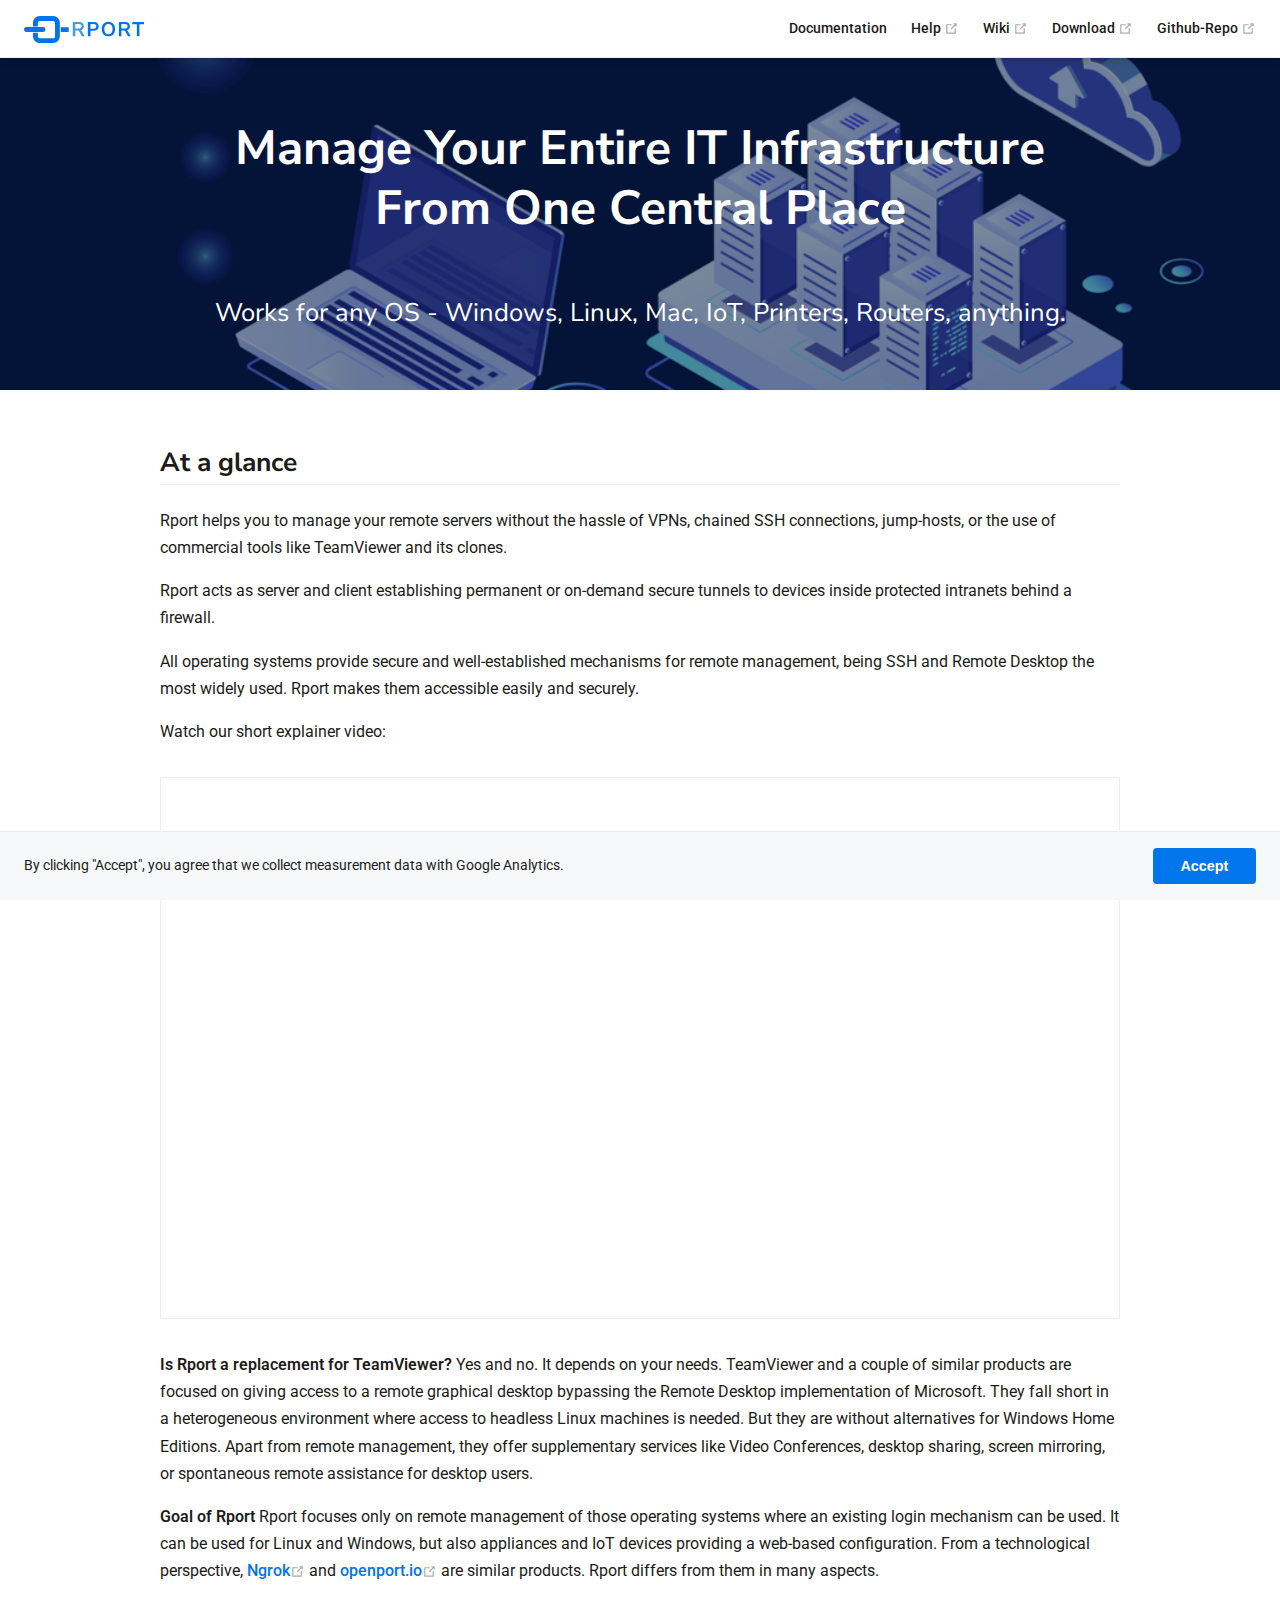
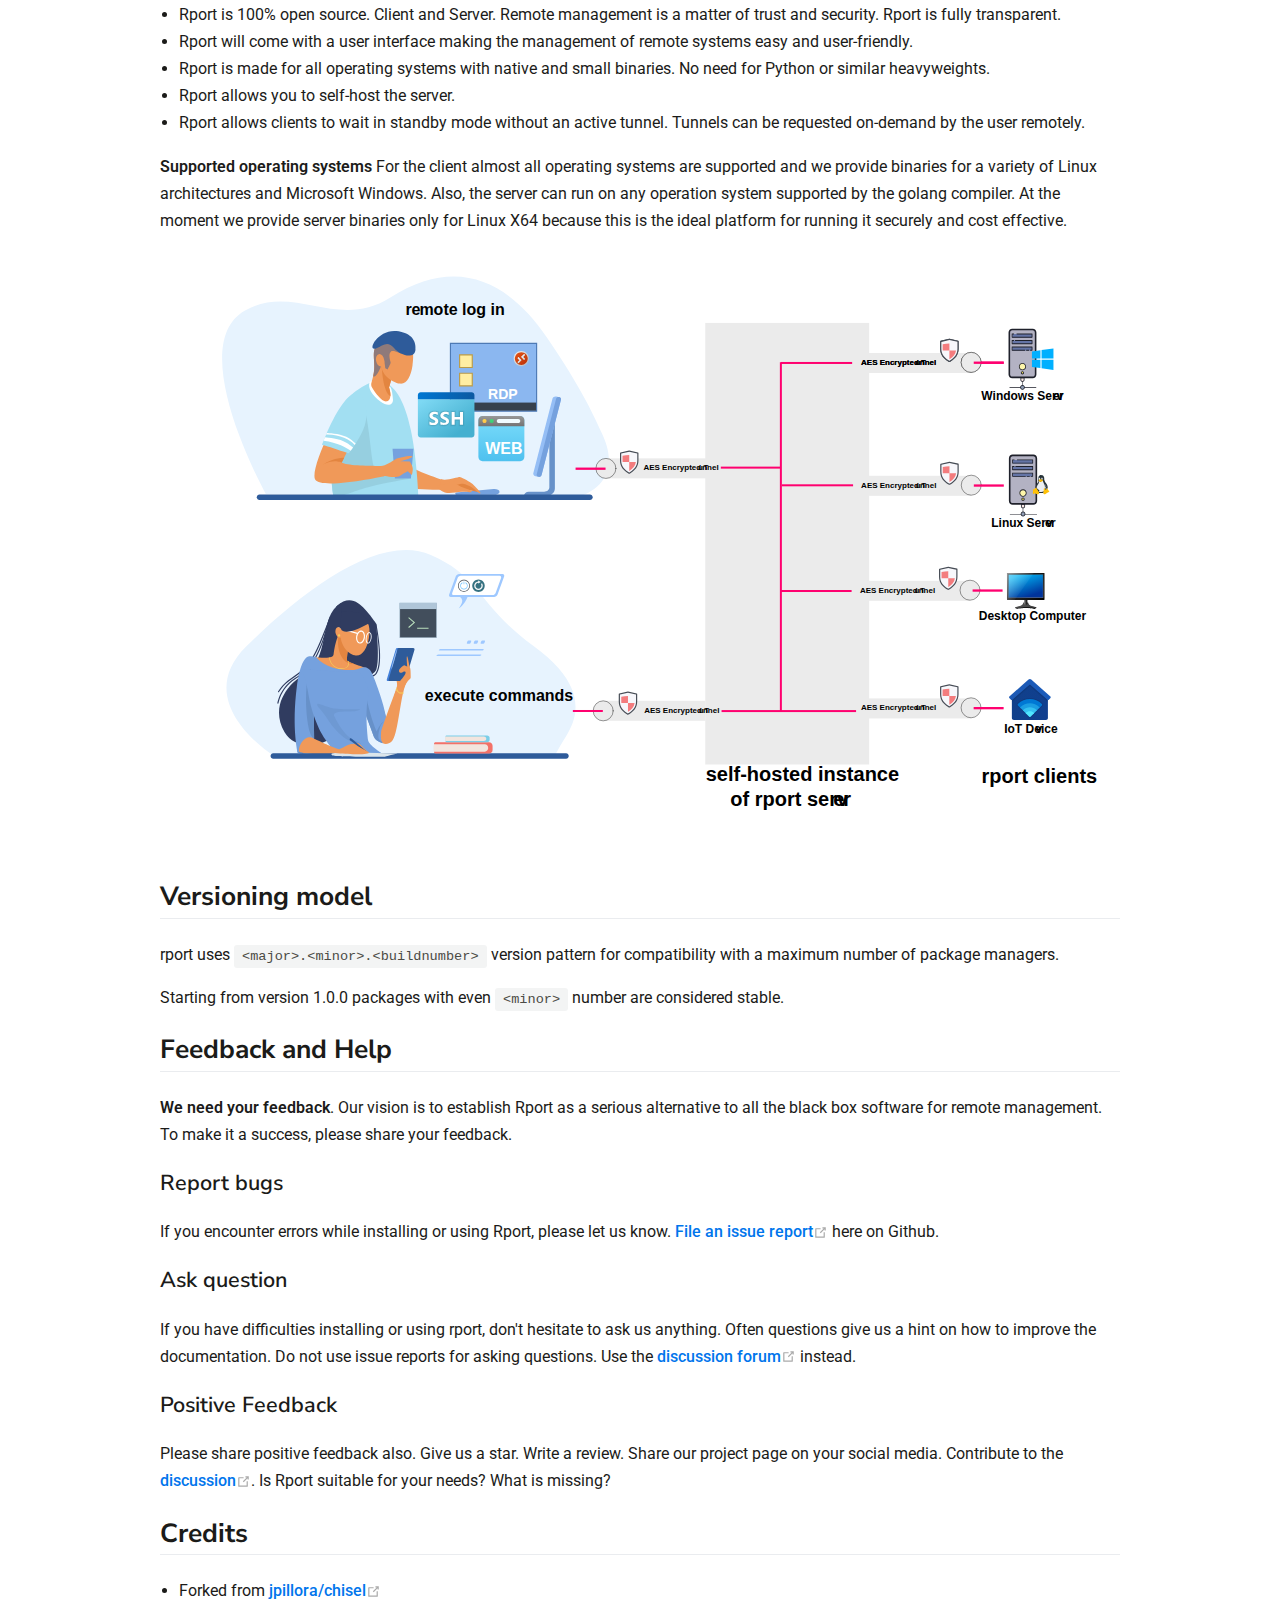
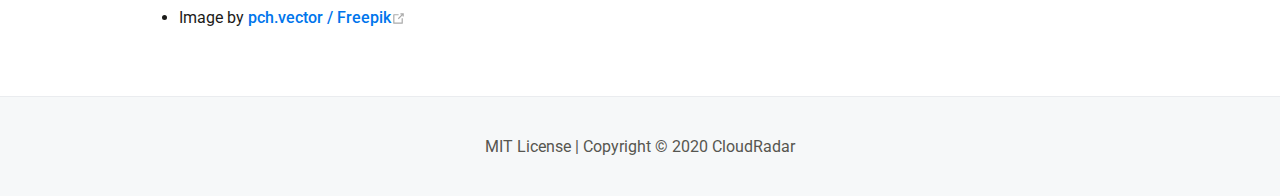
<file: index.html>
<!DOCTYPE html>
<html lang="en-DE">
  <head>
    <link rel="icon" type="image/png" sizes="16x16" href="/favicon/favicon-16x16.png"><link rel="icon" type="image/png" sizes="32x32" href="/favicon/favicon-32x32.png"><link rel="manifest" href="/favicon/site.webmanifest"><meta name="application-name" content="docs"><meta name="apple-mobile-web-app-title" content="docs"><meta name="apple-mobile-web-app-status-bar-style" content="black"><link rel="apple-touch-icon" href="/favicon/apple-touch-icon.png"><meta name="msapplication-TileColor" content="#0075ec"><meta name="theme-color" content="#0075ec"><title>rport</title><meta name="description" content="Rport helps you to manage your remote servers without the hassle of VPNs, chained SSH connections, jump-hosts, or the use of commercial tools like TeamViewer and its clones."><meta charset="utf-8"><meta name="viewport" content="width=device-width,initial-scale=1"><meta name="generator" content="VuePress 2.0.0-beta.6">
    <link rel="preload" href="/assets/js/runtime~app.7377af8b.js" as="script"><link rel="preload" href="/assets/css/styles.11e0e726.css" as="style"><link rel="preload" href="/assets/js/101.b17c34eb.js" as="script"><link rel="preload" href="/assets/js/app.3ad03ed8.js" as="script">
    <link rel="stylesheet" href="/assets/css/styles.11e0e726.css">
  </head>
  <body>
    <div id="app"><!--[--><div class="theme-container no-sidebar"><header class="navbar"><div class="toggle-sidebar-button"><svg class="icon" xmlns="http://www.w3.org/2000/svg" aria-hidden="true" role="img" viewBox="0 0 448 512"><path fill="currentColor" d="M436 124H12c-6.627 0-12-5.373-12-12V80c0-6.627 5.373-12 12-12h424c6.627 0 12 5.373 12 12v32c0 6.627-5.373 12-12 12zm0 160H12c-6.627 0-12-5.373-12-12v-32c0-6.627 5.373-12 12-12h424c6.627 0 12 5.373 12 12v32c0 6.627-5.373 12-12 12zm0 160H12c-6.627 0-12-5.373-12-12v-32c0-6.627 5.373-12 12-12h424c6.627 0 12 5.373 12 12v32c0 6.627-5.373 12-12 12z" class=""></path></svg></div><span><a aria-current="page" href="/" class="router-link-active router-link-exact-active"><img class="logo" src="/logo/rport-img-text.svg" alt="rport"><span class="site-name can-hide">rport</span></a></span><div class="navbar-links-wrapper" style=""><!--[--><!--]--><nav class="navbar-links can-hide"><!--[--><div class="navbar-links-item"><a href="/docs/" class="nav-link" aria-label="Documentation"><!--[--><!--]--> Documentation <!--[--><!--]--></a></div><div class="navbar-links-item"><a class="nav-link external" href="https://github.com/cloudradar-monitoring/rport/discussions" rel="noopener noreferrer" target="_blank" aria-label="Help"><!--[--><!--]--> Help <span><svg class="icon outbound" xmlns="http://www.w3.org/2000/svg" ariahidden="true" focusable="false" x="0px" y="0px" viewbox="0 0 100 100" width="15" height="15"><path fill="currentColor" d="M18.8,85.1h56l0,0c2.2,0,4-1.8,4-4v-32h-8v28h-48v-48h28v-8h-32l0,0c-2.2,0-4,1.8-4,4v56C14.8,83.3,16.6,85.1,18.8,85.1z"></path><polygon fill="currentColor" points="45.7,48.7 51.3,54.3 77.2,28.5 77.2,37.2 85.2,37.2 85.2,14.9 62.8,14.9 62.8,22.9 71.5,22.9"></polygon></svg><!--[--><span class="sr-only">open in new window</span><!--]--></span><!--[--><!--]--></a></div><div class="navbar-links-item"><a class="nav-link external" href="https://github.com/cloudradar-monitoring/rport/wiki" rel="noopener noreferrer" target="_blank" aria-label="Wiki"><!--[--><!--]--> Wiki <span><svg class="icon outbound" xmlns="http://www.w3.org/2000/svg" ariahidden="true" focusable="false" x="0px" y="0px" viewbox="0 0 100 100" width="15" height="15"><path fill="currentColor" d="M18.8,85.1h56l0,0c2.2,0,4-1.8,4-4v-32h-8v28h-48v-48h28v-8h-32l0,0c-2.2,0-4,1.8-4,4v56C14.8,83.3,16.6,85.1,18.8,85.1z"></path><polygon fill="currentColor" points="45.7,48.7 51.3,54.3 77.2,28.5 77.2,37.2 85.2,37.2 85.2,14.9 62.8,14.9 62.8,22.9 71.5,22.9"></polygon></svg><!--[--><span class="sr-only">open in new window</span><!--]--></span><!--[--><!--]--></a></div><div class="navbar-links-item"><a class="nav-link external" href="https://github.com/cloudradar-monitoring/rport/releases" rel="noopener noreferrer" target="_blank" aria-label="Download"><!--[--><!--]--> Download <span><svg class="icon outbound" xmlns="http://www.w3.org/2000/svg" ariahidden="true" focusable="false" x="0px" y="0px" viewbox="0 0 100 100" width="15" height="15"><path fill="currentColor" d="M18.8,85.1h56l0,0c2.2,0,4-1.8,4-4v-32h-8v28h-48v-48h28v-8h-32l0,0c-2.2,0-4,1.8-4,4v56C14.8,83.3,16.6,85.1,18.8,85.1z"></path><polygon fill="currentColor" points="45.7,48.7 51.3,54.3 77.2,28.5 77.2,37.2 85.2,37.2 85.2,14.9 62.8,14.9 62.8,22.9 71.5,22.9"></polygon></svg><!--[--><span class="sr-only">open in new window</span><!--]--></span><!--[--><!--]--></a></div><div class="navbar-links-item"><a class="nav-link external" href="https://github.com/cloudradar-monitoring/rport" rel="noopener noreferrer" target="_blank" aria-label="Github-Repo"><!--[--><!--]--> Github-Repo <span><svg class="icon outbound" xmlns="http://www.w3.org/2000/svg" ariahidden="true" focusable="false" x="0px" y="0px" viewbox="0 0 100 100" width="15" height="15"><path fill="currentColor" d="M18.8,85.1h56l0,0c2.2,0,4-1.8,4-4v-32h-8v28h-48v-48h28v-8h-32l0,0c-2.2,0-4,1.8-4,4v56C14.8,83.3,16.6,85.1,18.8,85.1z"></path><polygon fill="currentColor" points="45.7,48.7 51.3,54.3 77.2,28.5 77.2,37.2 85.2,37.2 85.2,14.9 62.8,14.9 62.8,22.9 71.5,22.9"></polygon></svg><!--[--><span class="sr-only">open in new window</span><!--]--></span><!--[--><!--]--></a></div><!--]--></nav><!--[--><!--]--><!----></div></header><div class="sidebar-mask"></div><aside class="sidebar"><nav class="navbar-links"><!--[--><div class="navbar-links-item"><a href="/docs/" class="nav-link" aria-label="Documentation"><!--[--><!--]--> Documentation <!--[--><!--]--></a></div><div class="navbar-links-item"><a class="nav-link external" href="https://github.com/cloudradar-monitoring/rport/discussions" rel="noopener noreferrer" target="_blank" aria-label="Help"><!--[--><!--]--> Help <span><svg class="icon outbound" xmlns="http://www.w3.org/2000/svg" ariahidden="true" focusable="false" x="0px" y="0px" viewbox="0 0 100 100" width="15" height="15"><path fill="currentColor" d="M18.8,85.1h56l0,0c2.2,0,4-1.8,4-4v-32h-8v28h-48v-48h28v-8h-32l0,0c-2.2,0-4,1.8-4,4v56C14.8,83.3,16.6,85.1,18.8,85.1z"></path><polygon fill="currentColor" points="45.7,48.7 51.3,54.3 77.2,28.5 77.2,37.2 85.2,37.2 85.2,14.9 62.8,14.9 62.8,22.9 71.5,22.9"></polygon></svg><!--[--><span class="sr-only">open in new window</span><!--]--></span><!--[--><!--]--></a></div><div class="navbar-links-item"><a class="nav-link external" href="https://github.com/cloudradar-monitoring/rport/wiki" rel="noopener noreferrer" target="_blank" aria-label="Wiki"><!--[--><!--]--> Wiki <span><svg class="icon outbound" xmlns="http://www.w3.org/2000/svg" ariahidden="true" focusable="false" x="0px" y="0px" viewbox="0 0 100 100" width="15" height="15"><path fill="currentColor" d="M18.8,85.1h56l0,0c2.2,0,4-1.8,4-4v-32h-8v28h-48v-48h28v-8h-32l0,0c-2.2,0-4,1.8-4,4v56C14.8,83.3,16.6,85.1,18.8,85.1z"></path><polygon fill="currentColor" points="45.7,48.7 51.3,54.3 77.2,28.5 77.2,37.2 85.2,37.2 85.2,14.9 62.8,14.9 62.8,22.9 71.5,22.9"></polygon></svg><!--[--><span class="sr-only">open in new window</span><!--]--></span><!--[--><!--]--></a></div><div class="navbar-links-item"><a class="nav-link external" href="https://github.com/cloudradar-monitoring/rport/releases" rel="noopener noreferrer" target="_blank" aria-label="Download"><!--[--><!--]--> Download <span><svg class="icon outbound" xmlns="http://www.w3.org/2000/svg" ariahidden="true" focusable="false" x="0px" y="0px" viewbox="0 0 100 100" width="15" height="15"><path fill="currentColor" d="M18.8,85.1h56l0,0c2.2,0,4-1.8,4-4v-32h-8v28h-48v-48h28v-8h-32l0,0c-2.2,0-4,1.8-4,4v56C14.8,83.3,16.6,85.1,18.8,85.1z"></path><polygon fill="currentColor" points="45.7,48.7 51.3,54.3 77.2,28.5 77.2,37.2 85.2,37.2 85.2,14.9 62.8,14.9 62.8,22.9 71.5,22.9"></polygon></svg><!--[--><span class="sr-only">open in new window</span><!--]--></span><!--[--><!--]--></a></div><div class="navbar-links-item"><a class="nav-link external" href="https://github.com/cloudradar-monitoring/rport" rel="noopener noreferrer" target="_blank" aria-label="Github-Repo"><!--[--><!--]--> Github-Repo <span><svg class="icon outbound" xmlns="http://www.w3.org/2000/svg" ariahidden="true" focusable="false" x="0px" y="0px" viewbox="0 0 100 100" width="15" height="15"><path fill="currentColor" d="M18.8,85.1h56l0,0c2.2,0,4-1.8,4-4v-32h-8v28h-48v-48h28v-8h-32l0,0c-2.2,0-4,1.8-4,4v56C14.8,83.3,16.6,85.1,18.8,85.1z"></path><polygon fill="currentColor" points="45.7,48.7 51.3,54.3 77.2,28.5 77.2,37.2 85.2,37.2 85.2,14.9 62.8,14.9 62.8,22.9 71.5,22.9"></polygon></svg><!--[--><span class="sr-only">open in new window</span><!--]--></span><!--[--><!--]--></a></div><!--]--></nav><!--[--><!--]--><ul class="sidebar-links"><!--[--><!--]--></ul><!--[--><!--]--></aside><main class="home" aria-labelledby="main-title"><header class="hero"><img src="/images/hero.png" alt="Manage Your Entire IT Infrastructure From One Central Place"><h1 id="main-title">Manage Your Entire IT Infrastructure From One Central Place</h1><p class="description">Works for any OS - Windows, Linux, Mac, IoT, Printers, Routers, anything.</p><!----></header><!----><div class="theme-default-content custom"><!--[--><h2 id="at-a-glance"><a class="header-anchor" href="#at-a-glance">#</a> At a glance</h2><p>Rport helps you to manage your remote servers without the hassle of VPNs, chained SSH connections, jump-hosts, or the use of commercial tools like TeamViewer and its clones.</p><p>Rport acts as server and client establishing permanent or on-demand secure tunnels to devices inside protected intranets behind a firewall.</p><p>All operating systems provide secure and well-established mechanisms for remote management, being SSH and Remote Desktop the most widely used. Rport makes them accessible easily and securely.</p><p>Watch our short explainer video:</p><div class="iframe-container"><iframe src="https://player.vimeo.com/video/530717168?byline=0&amp;portrait=0" allow="autoplay; fullscreen; picture-in-picture" allowfullscreen></iframe></div><p><strong>Is Rport a replacement for TeamViewer?</strong> Yes and no. It depends on your needs. TeamViewer and a couple of similar products are focused on giving access to a remote graphical desktop bypassing the Remote Desktop implementation of Microsoft. They fall short in a heterogeneous environment where access to headless Linux machines is needed. But they are without alternatives for Windows Home Editions. Apart from remote management, they offer supplementary services like Video Conferences, desktop sharing, screen mirroring, or spontaneous remote assistance for desktop users.</p><p><strong>Goal of Rport</strong> Rport focuses only on remote management of those operating systems where an existing login mechanism can be used. It can be used for Linux and Windows, but also appliances and IoT devices providing a web-based configuration. From a technological perspective, <a href="https://ngrok.com/" target="_blank" rel="noopener noreferrer">Ngrok<span><svg class="icon outbound" xmlns="http://www.w3.org/2000/svg" ariahidden="true" focusable="false" x="0px" y="0px" viewbox="0 0 100 100" width="15" height="15"><path fill="currentColor" d="M18.8,85.1h56l0,0c2.2,0,4-1.8,4-4v-32h-8v28h-48v-48h28v-8h-32l0,0c-2.2,0-4,1.8-4,4v56C14.8,83.3,16.6,85.1,18.8,85.1z"></path><polygon fill="currentColor" points="45.7,48.7 51.3,54.3 77.2,28.5 77.2,37.2 85.2,37.2 85.2,14.9 62.8,14.9 62.8,22.9 71.5,22.9"></polygon></svg><!--[--><span class="sr-only">open in new window</span><!--]--></span></a> and <a href="https://openport.io" target="_blank" rel="noopener noreferrer">openport.io<span><svg class="icon outbound" xmlns="http://www.w3.org/2000/svg" ariahidden="true" focusable="false" x="0px" y="0px" viewbox="0 0 100 100" width="15" height="15"><path fill="currentColor" d="M18.8,85.1h56l0,0c2.2,0,4-1.8,4-4v-32h-8v28h-48v-48h28v-8h-32l0,0c-2.2,0-4,1.8-4,4v56C14.8,83.3,16.6,85.1,18.8,85.1z"></path><polygon fill="currentColor" points="45.7,48.7 51.3,54.3 77.2,28.5 77.2,37.2 85.2,37.2 85.2,14.9 62.8,14.9 62.8,22.9 71.5,22.9"></polygon></svg><!--[--><span class="sr-only">open in new window</span><!--]--></span></a> are similar products. Rport differs from them in many aspects.</p><ul><li>Rport is 100% open source. Client and Server. Remote management is a matter of trust and security. Rport is fully transparent.</li><li>Rport will come with a user interface making the management of remote systems easy and user-friendly.</li><li>Rport is made for all operating systems with native and small binaries. No need for Python or similar heavyweights.</li><li>Rport allows you to self-host the server.</li><li>Rport allows clients to wait in standby mode without an active tunnel. Tunnels can be requested on-demand by the user remotely.</li></ul><p><strong>Supported operating systems</strong> For the client almost all operating systems are supported and we provide binaries for a variety of Linux architectures and Microsoft Windows. Also, the server can run on any operation system supported by the golang compiler. At the moment we provide server binaries only for Linux X64 because this is the ideal platform for running it securely and cost effective.</p><p><img src="/assets/img/rport-principle.6f70f400.svg" alt="Rport Principle" title="Rport Principle"></p><h2 id="versioning-model"><a class="header-anchor" href="#versioning-model">#</a> Versioning model</h2><p>rport uses <code>&lt;major&gt;.&lt;minor&gt;.&lt;buildnumber&gt;</code> version pattern for compatibility with a maximum number of package managers.</p><p>Starting from version 1.0.0 packages with even <code>&lt;minor&gt;</code> number are considered stable.</p><h2 id="feedback-and-help"><a class="header-anchor" href="#feedback-and-help">#</a> Feedback and Help</h2><p><strong>We need your feedback</strong>. Our vision is to establish Rport as a serious alternative to all the black box software for remote management. To make it a success, please share your feedback.</p><h3 id="report-bugs"><a class="header-anchor" href="#report-bugs">#</a> Report bugs</h3><p>If you encounter errors while installing or using Rport, please let us know. <a href="https://github.com/cloudradar-monitoring/rport/issues" target="_blank" rel="noopener noreferrer">File an issue report<span><svg class="icon outbound" xmlns="http://www.w3.org/2000/svg" ariahidden="true" focusable="false" x="0px" y="0px" viewbox="0 0 100 100" width="15" height="15"><path fill="currentColor" d="M18.8,85.1h56l0,0c2.2,0,4-1.8,4-4v-32h-8v28h-48v-48h28v-8h-32l0,0c-2.2,0-4,1.8-4,4v56C14.8,83.3,16.6,85.1,18.8,85.1z"></path><polygon fill="currentColor" points="45.7,48.7 51.3,54.3 77.2,28.5 77.2,37.2 85.2,37.2 85.2,14.9 62.8,14.9 62.8,22.9 71.5,22.9"></polygon></svg><!--[--><span class="sr-only">open in new window</span><!--]--></span></a> here on Github.</p><h3 id="ask-question"><a class="header-anchor" href="#ask-question">#</a> Ask question</h3><p>If you have difficulties installing or using rport, don&#39;t hesitate to ask us anything. Often questions give us a hint on how to improve the documentation. Do not use issue reports for asking questions. Use the <a href="https://github.com/cloudradar-monitoring/rport/discussions" target="_blank" rel="noopener noreferrer">discussion forum<span><svg class="icon outbound" xmlns="http://www.w3.org/2000/svg" ariahidden="true" focusable="false" x="0px" y="0px" viewbox="0 0 100 100" width="15" height="15"><path fill="currentColor" d="M18.8,85.1h56l0,0c2.2,0,4-1.8,4-4v-32h-8v28h-48v-48h28v-8h-32l0,0c-2.2,0-4,1.8-4,4v56C14.8,83.3,16.6,85.1,18.8,85.1z"></path><polygon fill="currentColor" points="45.7,48.7 51.3,54.3 77.2,28.5 77.2,37.2 85.2,37.2 85.2,14.9 62.8,14.9 62.8,22.9 71.5,22.9"></polygon></svg><!--[--><span class="sr-only">open in new window</span><!--]--></span></a> instead.</p><h3 id="positive-feedback"><a class="header-anchor" href="#positive-feedback">#</a> Positive Feedback</h3><p>Please share positive feedback also. Give us a star. Write a review. Share our project page on your social media. Contribute to the <a href="https://github.com/cloudradar-monitoring/rport/discussions" target="_blank" rel="noopener noreferrer">discussion<span><svg class="icon outbound" xmlns="http://www.w3.org/2000/svg" ariahidden="true" focusable="false" x="0px" y="0px" viewbox="0 0 100 100" width="15" height="15"><path fill="currentColor" d="M18.8,85.1h56l0,0c2.2,0,4-1.8,4-4v-32h-8v28h-48v-48h28v-8h-32l0,0c-2.2,0-4,1.8-4,4v56C14.8,83.3,16.6,85.1,18.8,85.1z"></path><polygon fill="currentColor" points="45.7,48.7 51.3,54.3 77.2,28.5 77.2,37.2 85.2,37.2 85.2,14.9 62.8,14.9 62.8,22.9 71.5,22.9"></polygon></svg><!--[--><span class="sr-only">open in new window</span><!--]--></span></a>. Is Rport suitable for your needs? What is missing?</p><h2 id="credits"><a class="header-anchor" href="#credits">#</a> Credits</h2><ul><li>Forked from <a href="https://github.com/jpillora/chisel" target="_blank" rel="noopener noreferrer">jpillora/chisel<span><svg class="icon outbound" xmlns="http://www.w3.org/2000/svg" ariahidden="true" focusable="false" x="0px" y="0px" viewbox="0 0 100 100" width="15" height="15"><path fill="currentColor" d="M18.8,85.1h56l0,0c2.2,0,4-1.8,4-4v-32h-8v28h-48v-48h28v-8h-32l0,0c-2.2,0-4,1.8-4,4v56C14.8,83.3,16.6,85.1,18.8,85.1z"></path><polygon fill="currentColor" points="45.7,48.7 51.3,54.3 77.2,28.5 77.2,37.2 85.2,37.2 85.2,14.9 62.8,14.9 62.8,22.9 71.5,22.9"></polygon></svg><!--[--><span class="sr-only">open in new window</span><!--]--></span></a></li><li>Image by <a href="http://www.freepik.com" target="_blank" rel="noopener noreferrer">pch.vector / Freepik<span><svg class="icon outbound" xmlns="http://www.w3.org/2000/svg" ariahidden="true" focusable="false" x="0px" y="0px" viewbox="0 0 100 100" width="15" height="15"><path fill="currentColor" d="M18.8,85.1h56l0,0c2.2,0,4-1.8,4-4v-32h-8v28h-48v-48h28v-8h-32l0,0c-2.2,0-4,1.8-4,4v56C14.8,83.3,16.6,85.1,18.8,85.1z"></path><polygon fill="currentColor" points="45.7,48.7 51.3,54.3 77.2,28.5 77.2,37.2 85.2,37.2 85.2,14.9 62.8,14.9 62.8,22.9 71.5,22.9"></polygon></svg><!--[--><span class="sr-only">open in new window</span><!--]--></span></a></li></ul><!--]--></div><!--[--><div class="footer">MIT License | Copyright &copy; 2020 CloudRadar</div><!--]--></main></div><div class="ga-consent"><p> By clicking &quot;Accept&quot;, you agree that we collect measurement data with Google Analytics. </p><button type="button" class="button primary">Accept</button></div><!----><!--]--></div>
    <script src="/assets/js/runtime~app.7377af8b.js" defer></script><script src="/assets/js/101.b17c34eb.js" defer></script><script src="/assets/js/app.3ad03ed8.js" defer></script>
  </body>
</html>
</file>
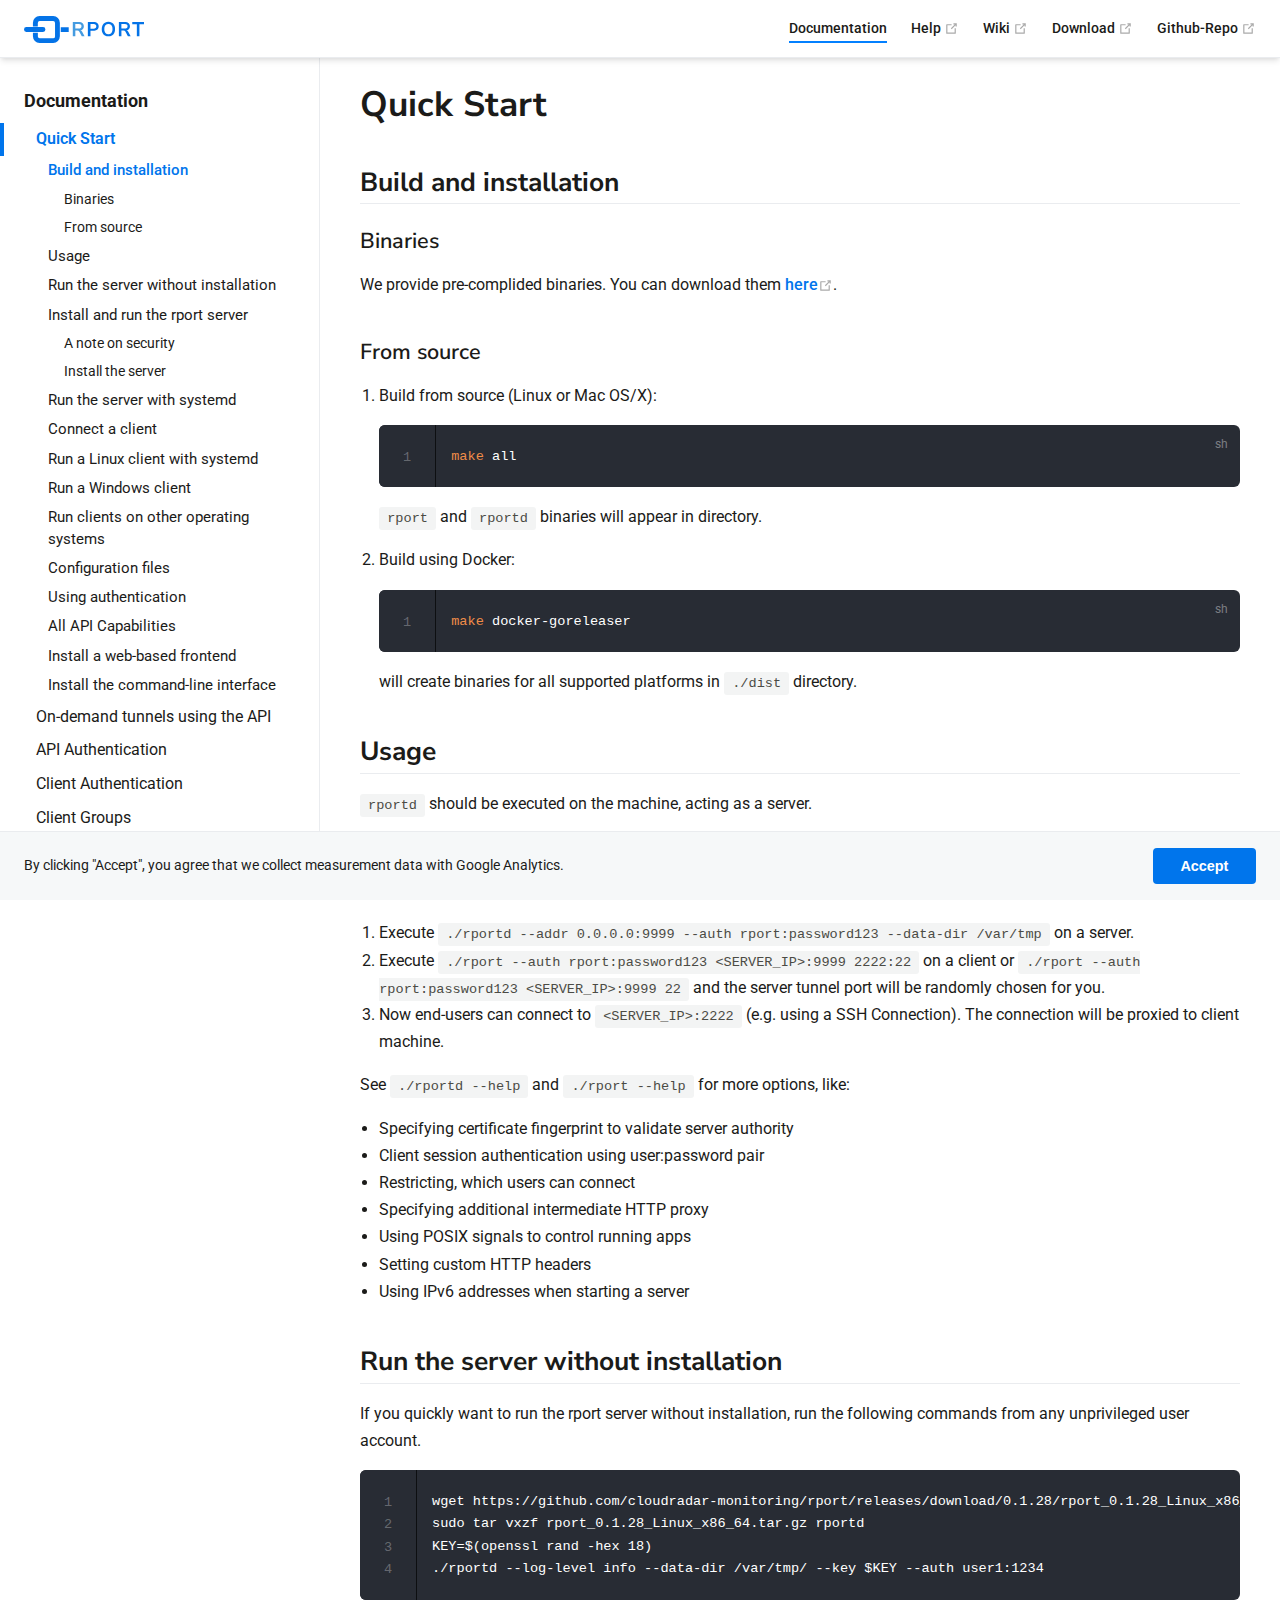
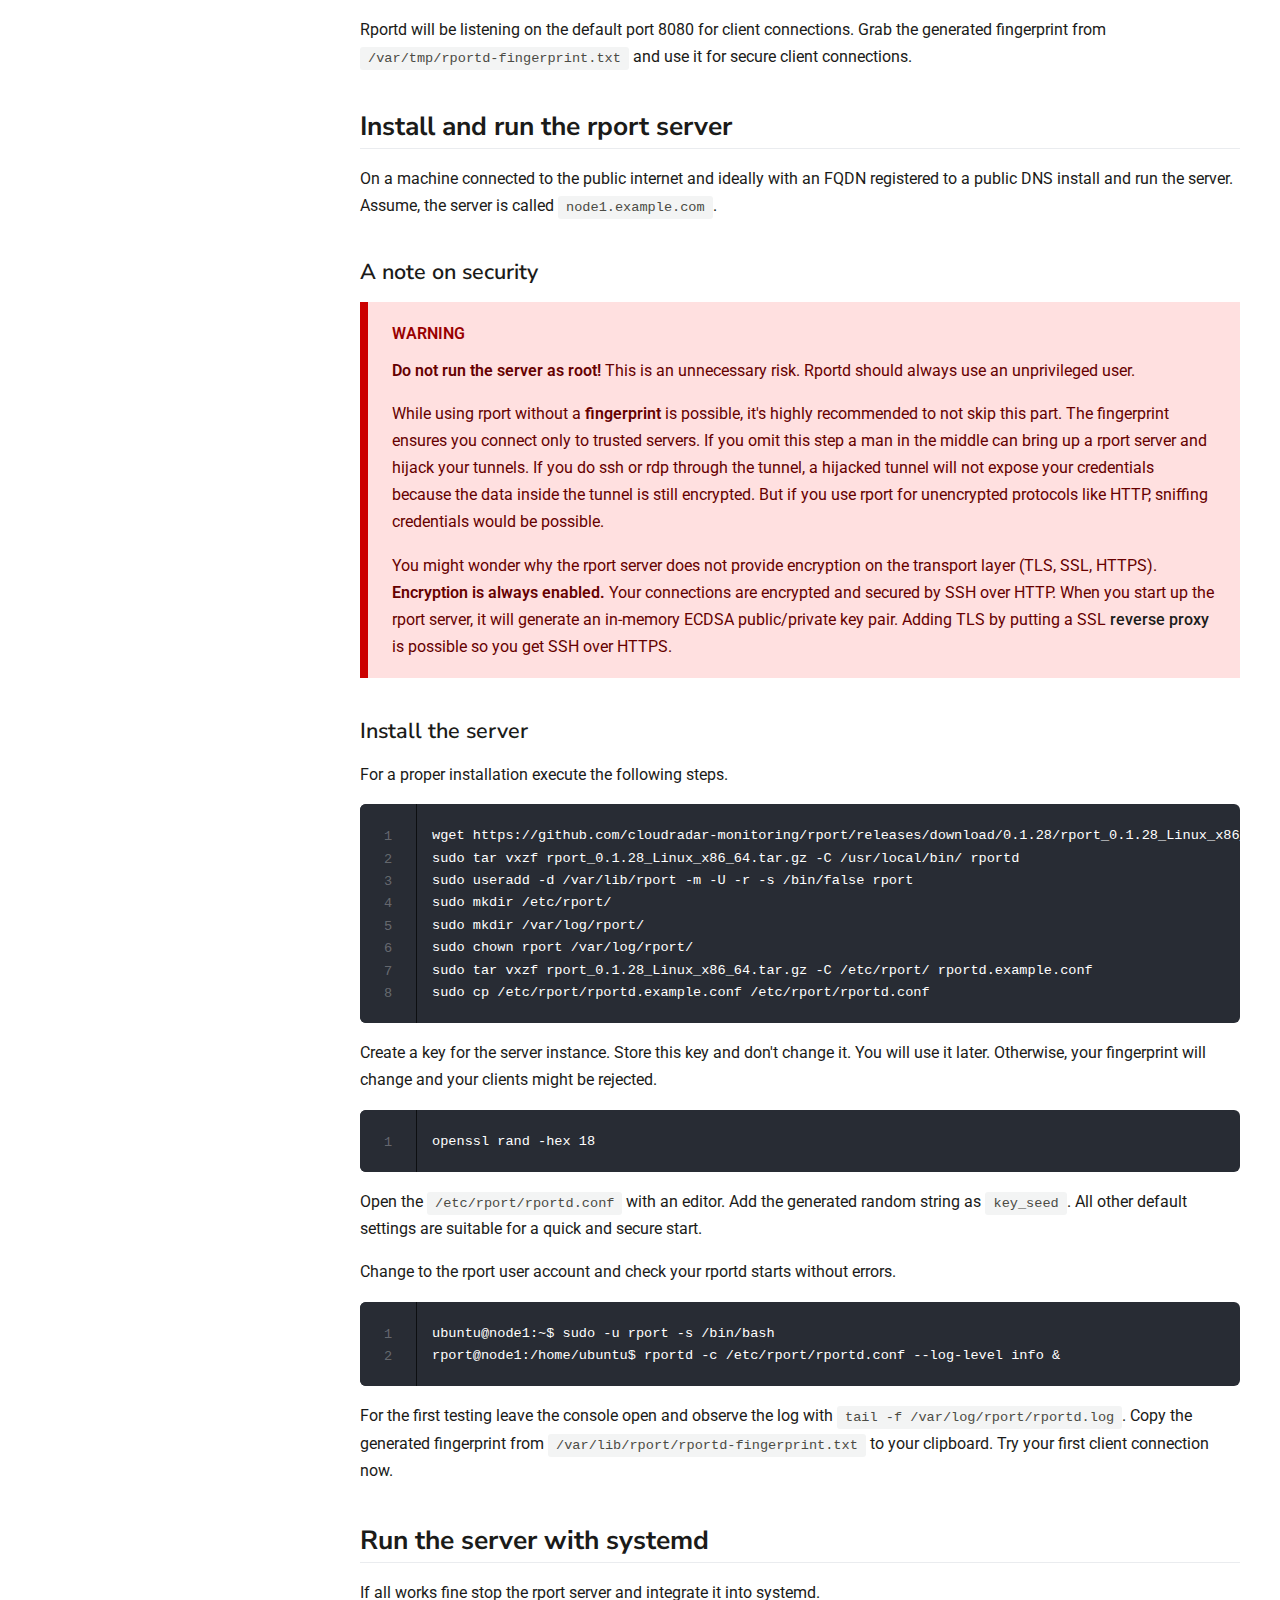
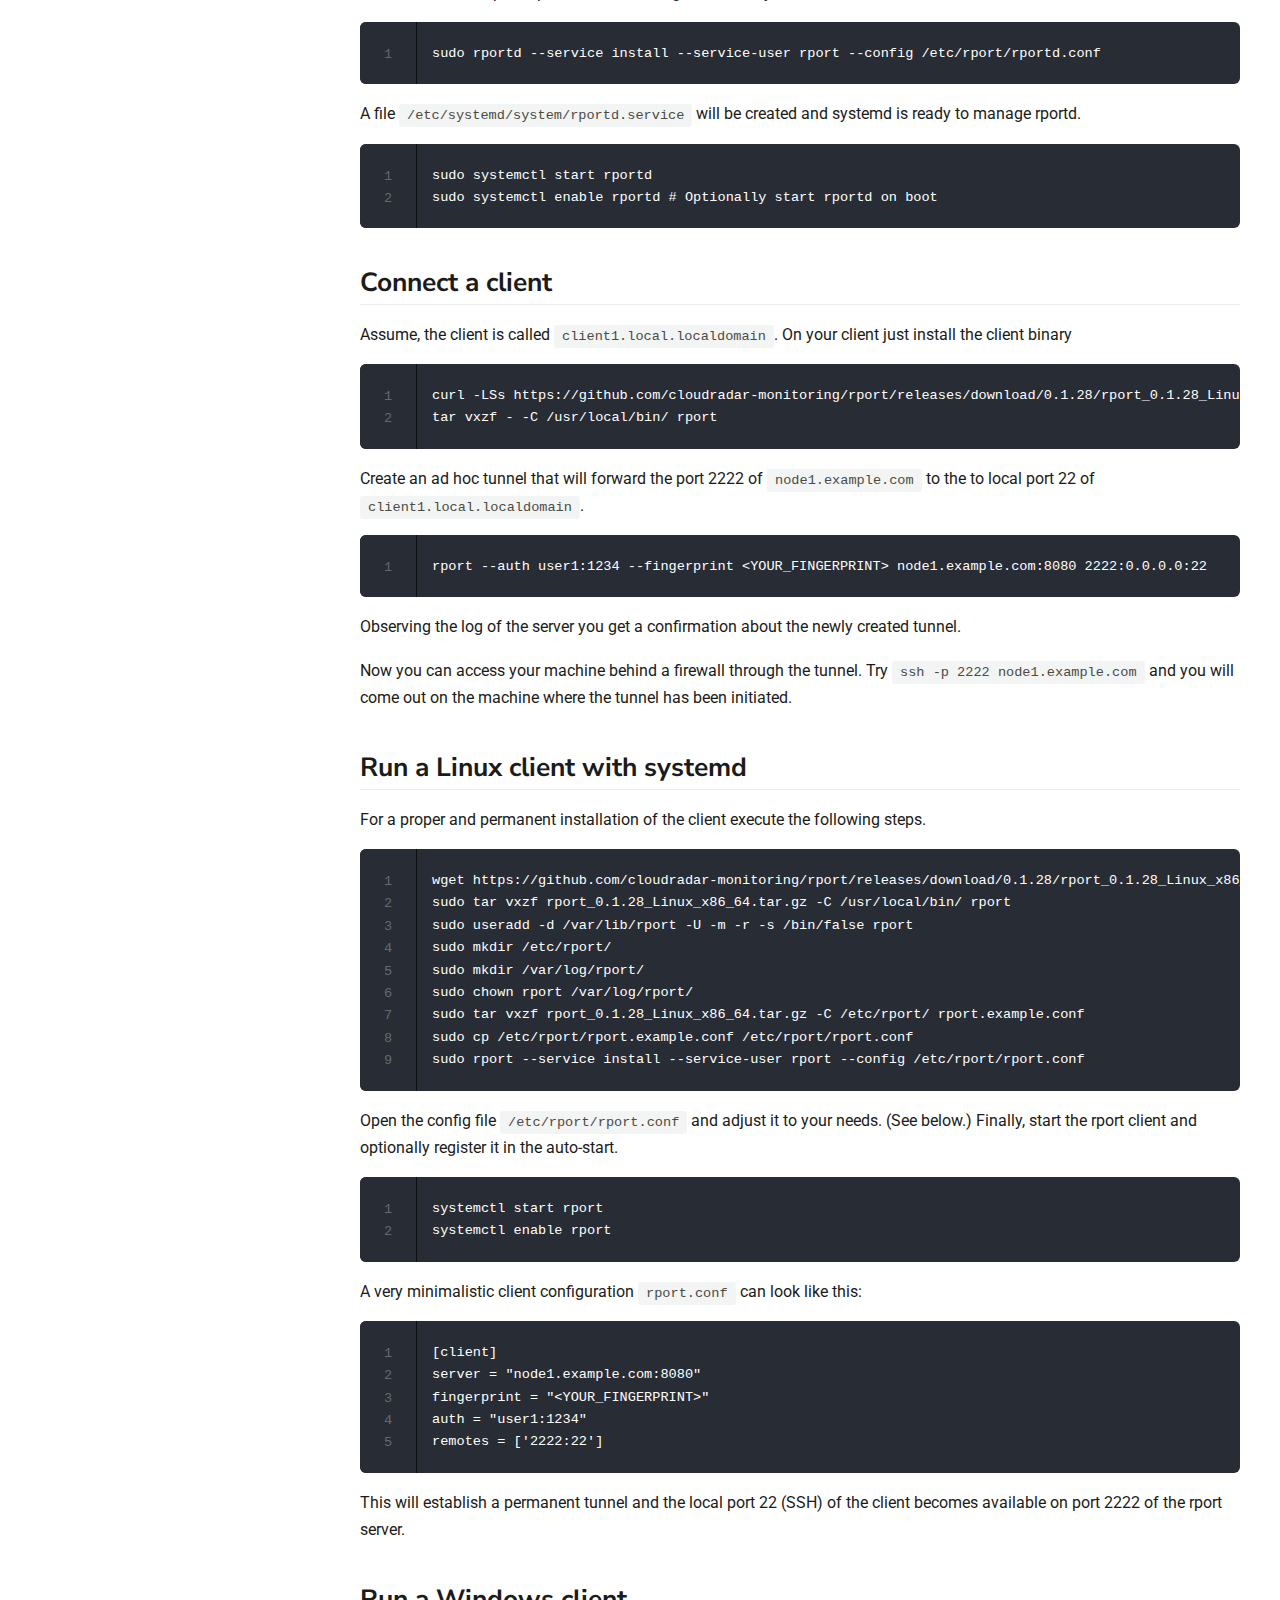
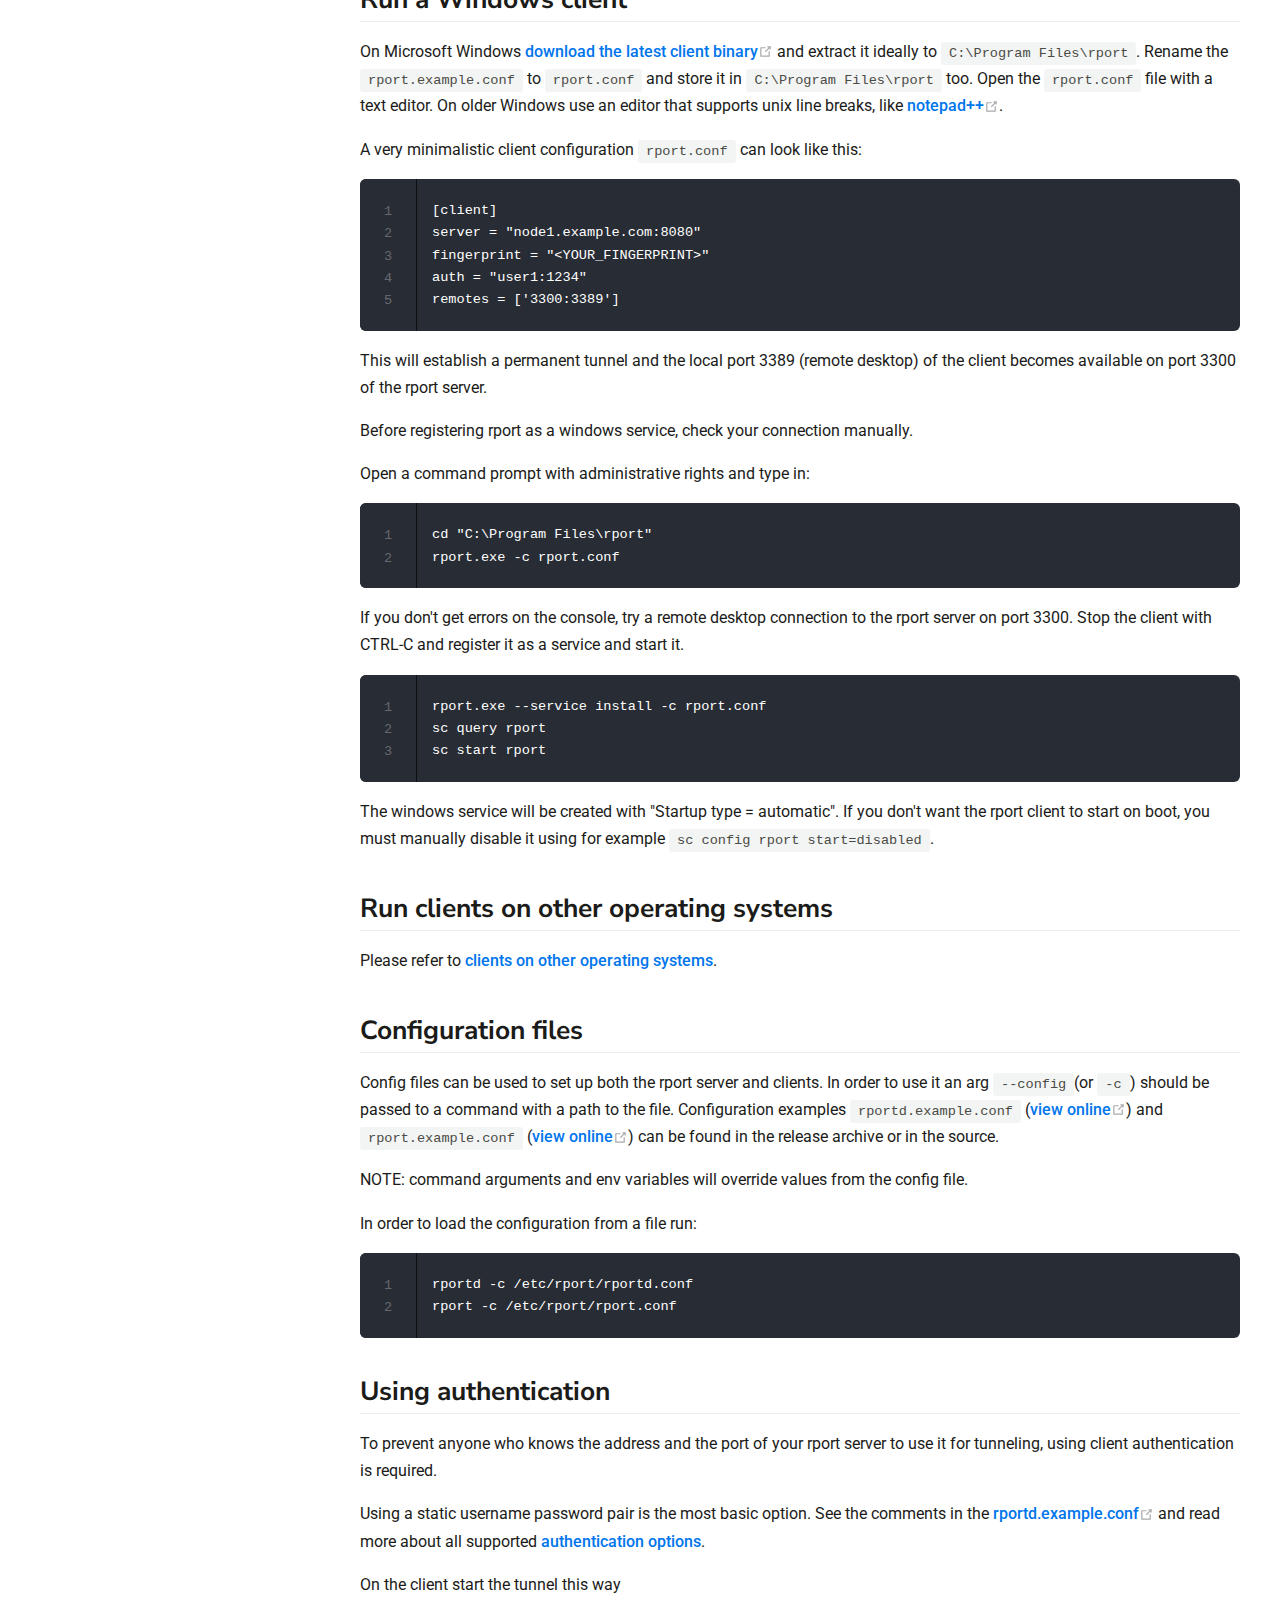
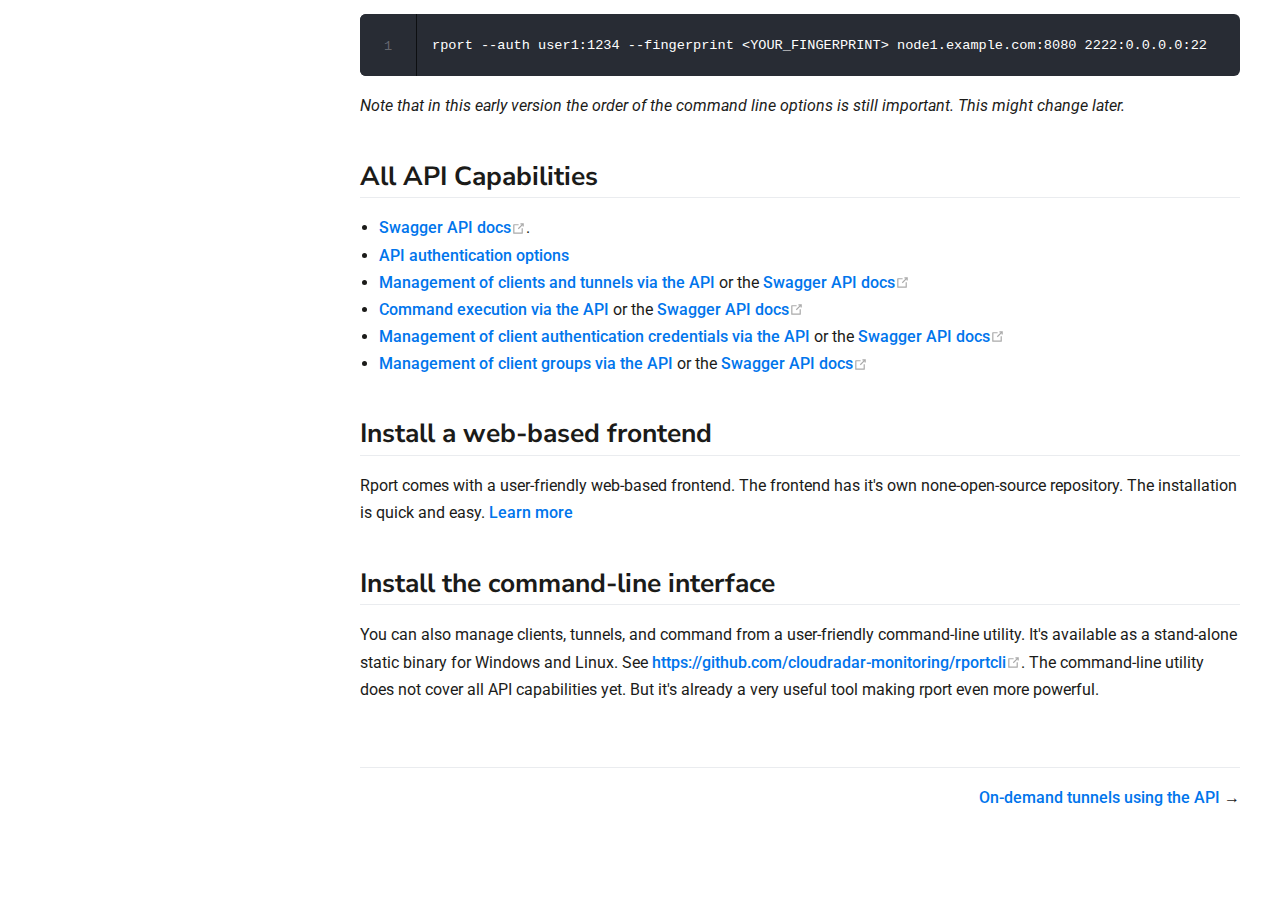
<file: docs/index.html>
<!DOCTYPE html>
<html lang="en-DE">
  <head>
    <link rel="icon" type="image/png" sizes="16x16" href="/favicon/favicon-16x16.png"><link rel="icon" type="image/png" sizes="32x32" href="/favicon/favicon-32x32.png"><link rel="manifest" href="/favicon/site.webmanifest"><meta name="application-name" content="docs"><meta name="apple-mobile-web-app-title" content="docs"><meta name="apple-mobile-web-app-status-bar-style" content="black"><link rel="apple-touch-icon" href="/favicon/apple-touch-icon.png"><meta name="msapplication-TileColor" content="#0075ec"><meta name="theme-color" content="#0075ec"><title>Quick Start | rport</title><meta name="description" content="Rport helps you to manage your remote servers without the hassle of VPNs, chained SSH connections, jump-hosts, or the use of commercial tools like TeamViewer and its clones."><meta charset="utf-8"><meta name="viewport" content="width=device-width,initial-scale=1"><meta name="generator" content="VuePress 2.0.0-beta.6">
    <link rel="preload" href="/assets/js/runtime~app.7377af8b.js" as="script"><link rel="preload" href="/assets/css/styles.11e0e726.css" as="style"><link rel="preload" href="/assets/js/101.b17c34eb.js" as="script"><link rel="preload" href="/assets/js/app.3ad03ed8.js" as="script">
    <link rel="stylesheet" href="/assets/css/styles.11e0e726.css">
  </head>
  <body>
    <div id="app"><!--[--><div class="theme-container"><header class="navbar"><div class="toggle-sidebar-button"><svg class="icon" xmlns="http://www.w3.org/2000/svg" aria-hidden="true" role="img" viewBox="0 0 448 512"><path fill="currentColor" d="M436 124H12c-6.627 0-12-5.373-12-12V80c0-6.627 5.373-12 12-12h424c6.627 0 12 5.373 12 12v32c0 6.627-5.373 12-12 12zm0 160H12c-6.627 0-12-5.373-12-12v-32c0-6.627 5.373-12 12-12h424c6.627 0 12 5.373 12 12v32c0 6.627-5.373 12-12 12zm0 160H12c-6.627 0-12-5.373-12-12v-32c0-6.627 5.373-12 12-12h424c6.627 0 12 5.373 12 12v32c0 6.627-5.373 12-12 12z" class=""></path></svg></div><span><a href="/" class=""><img class="logo" src="/logo/rport-img-text.svg" alt="rport"><span class="site-name can-hide">rport</span></a></span><div class="navbar-links-wrapper" style=""><!--[--><!--]--><nav class="navbar-links can-hide"><!--[--><div class="navbar-links-item"><a aria-current="page" href="/docs/" class="router-link-active router-link-exact-active nav-link router-link-active" aria-label="Documentation"><!--[--><!--]--> Documentation <!--[--><!--]--></a></div><div class="navbar-links-item"><a class="nav-link external" href="https://github.com/cloudradar-monitoring/rport/discussions" rel="noopener noreferrer" target="_blank" aria-label="Help"><!--[--><!--]--> Help <span><svg class="icon outbound" xmlns="http://www.w3.org/2000/svg" ariahidden="true" focusable="false" x="0px" y="0px" viewbox="0 0 100 100" width="15" height="15"><path fill="currentColor" d="M18.8,85.1h56l0,0c2.2,0,4-1.8,4-4v-32h-8v28h-48v-48h28v-8h-32l0,0c-2.2,0-4,1.8-4,4v56C14.8,83.3,16.6,85.1,18.8,85.1z"></path><polygon fill="currentColor" points="45.7,48.7 51.3,54.3 77.2,28.5 77.2,37.2 85.2,37.2 85.2,14.9 62.8,14.9 62.8,22.9 71.5,22.9"></polygon></svg><!--[--><span class="sr-only">open in new window</span><!--]--></span><!--[--><!--]--></a></div><div class="navbar-links-item"><a class="nav-link external" href="https://github.com/cloudradar-monitoring/rport/wiki" rel="noopener noreferrer" target="_blank" aria-label="Wiki"><!--[--><!--]--> Wiki <span><svg class="icon outbound" xmlns="http://www.w3.org/2000/svg" ariahidden="true" focusable="false" x="0px" y="0px" viewbox="0 0 100 100" width="15" height="15"><path fill="currentColor" d="M18.8,85.1h56l0,0c2.2,0,4-1.8,4-4v-32h-8v28h-48v-48h28v-8h-32l0,0c-2.2,0-4,1.8-4,4v56C14.8,83.3,16.6,85.1,18.8,85.1z"></path><polygon fill="currentColor" points="45.7,48.7 51.3,54.3 77.2,28.5 77.2,37.2 85.2,37.2 85.2,14.9 62.8,14.9 62.8,22.9 71.5,22.9"></polygon></svg><!--[--><span class="sr-only">open in new window</span><!--]--></span><!--[--><!--]--></a></div><div class="navbar-links-item"><a class="nav-link external" href="https://github.com/cloudradar-monitoring/rport/releases" rel="noopener noreferrer" target="_blank" aria-label="Download"><!--[--><!--]--> Download <span><svg class="icon outbound" xmlns="http://www.w3.org/2000/svg" ariahidden="true" focusable="false" x="0px" y="0px" viewbox="0 0 100 100" width="15" height="15"><path fill="currentColor" d="M18.8,85.1h56l0,0c2.2,0,4-1.8,4-4v-32h-8v28h-48v-48h28v-8h-32l0,0c-2.2,0-4,1.8-4,4v56C14.8,83.3,16.6,85.1,18.8,85.1z"></path><polygon fill="currentColor" points="45.7,48.7 51.3,54.3 77.2,28.5 77.2,37.2 85.2,37.2 85.2,14.9 62.8,14.9 62.8,22.9 71.5,22.9"></polygon></svg><!--[--><span class="sr-only">open in new window</span><!--]--></span><!--[--><!--]--></a></div><div class="navbar-links-item"><a class="nav-link external" href="https://github.com/cloudradar-monitoring/rport" rel="noopener noreferrer" target="_blank" aria-label="Github-Repo"><!--[--><!--]--> Github-Repo <span><svg class="icon outbound" xmlns="http://www.w3.org/2000/svg" ariahidden="true" focusable="false" x="0px" y="0px" viewbox="0 0 100 100" width="15" height="15"><path fill="currentColor" d="M18.8,85.1h56l0,0c2.2,0,4-1.8,4-4v-32h-8v28h-48v-48h28v-8h-32l0,0c-2.2,0-4,1.8-4,4v56C14.8,83.3,16.6,85.1,18.8,85.1z"></path><polygon fill="currentColor" points="45.7,48.7 51.3,54.3 77.2,28.5 77.2,37.2 85.2,37.2 85.2,14.9 62.8,14.9 62.8,22.9 71.5,22.9"></polygon></svg><!--[--><span class="sr-only">open in new window</span><!--]--></span><!--[--><!--]--></a></div><!--]--></nav><!--[--><!--]--><!----></div></header><div class="sidebar-mask"></div><aside class="sidebar"><nav class="navbar-links"><!--[--><div class="navbar-links-item"><a aria-current="page" href="/docs/" class="router-link-active router-link-exact-active nav-link router-link-active" aria-label="Documentation"><!--[--><!--]--> Documentation <!--[--><!--]--></a></div><div class="navbar-links-item"><a class="nav-link external" href="https://github.com/cloudradar-monitoring/rport/discussions" rel="noopener noreferrer" target="_blank" aria-label="Help"><!--[--><!--]--> Help <span><svg class="icon outbound" xmlns="http://www.w3.org/2000/svg" ariahidden="true" focusable="false" x="0px" y="0px" viewbox="0 0 100 100" width="15" height="15"><path fill="currentColor" d="M18.8,85.1h56l0,0c2.2,0,4-1.8,4-4v-32h-8v28h-48v-48h28v-8h-32l0,0c-2.2,0-4,1.8-4,4v56C14.8,83.3,16.6,85.1,18.8,85.1z"></path><polygon fill="currentColor" points="45.7,48.7 51.3,54.3 77.2,28.5 77.2,37.2 85.2,37.2 85.2,14.9 62.8,14.9 62.8,22.9 71.5,22.9"></polygon></svg><!--[--><span class="sr-only">open in new window</span><!--]--></span><!--[--><!--]--></a></div><div class="navbar-links-item"><a class="nav-link external" href="https://github.com/cloudradar-monitoring/rport/wiki" rel="noopener noreferrer" target="_blank" aria-label="Wiki"><!--[--><!--]--> Wiki <span><svg class="icon outbound" xmlns="http://www.w3.org/2000/svg" ariahidden="true" focusable="false" x="0px" y="0px" viewbox="0 0 100 100" width="15" height="15"><path fill="currentColor" d="M18.8,85.1h56l0,0c2.2,0,4-1.8,4-4v-32h-8v28h-48v-48h28v-8h-32l0,0c-2.2,0-4,1.8-4,4v56C14.8,83.3,16.6,85.1,18.8,85.1z"></path><polygon fill="currentColor" points="45.7,48.7 51.3,54.3 77.2,28.5 77.2,37.2 85.2,37.2 85.2,14.9 62.8,14.9 62.8,22.9 71.5,22.9"></polygon></svg><!--[--><span class="sr-only">open in new window</span><!--]--></span><!--[--><!--]--></a></div><div class="navbar-links-item"><a class="nav-link external" href="https://github.com/cloudradar-monitoring/rport/releases" rel="noopener noreferrer" target="_blank" aria-label="Download"><!--[--><!--]--> Download <span><svg class="icon outbound" xmlns="http://www.w3.org/2000/svg" ariahidden="true" focusable="false" x="0px" y="0px" viewbox="0 0 100 100" width="15" height="15"><path fill="currentColor" d="M18.8,85.1h56l0,0c2.2,0,4-1.8,4-4v-32h-8v28h-48v-48h28v-8h-32l0,0c-2.2,0-4,1.8-4,4v56C14.8,83.3,16.6,85.1,18.8,85.1z"></path><polygon fill="currentColor" points="45.7,48.7 51.3,54.3 77.2,28.5 77.2,37.2 85.2,37.2 85.2,14.9 62.8,14.9 62.8,22.9 71.5,22.9"></polygon></svg><!--[--><span class="sr-only">open in new window</span><!--]--></span><!--[--><!--]--></a></div><div class="navbar-links-item"><a class="nav-link external" href="https://github.com/cloudradar-monitoring/rport" rel="noopener noreferrer" target="_blank" aria-label="Github-Repo"><!--[--><!--]--> Github-Repo <span><svg class="icon outbound" xmlns="http://www.w3.org/2000/svg" ariahidden="true" focusable="false" x="0px" y="0px" viewbox="0 0 100 100" width="15" height="15"><path fill="currentColor" d="M18.8,85.1h56l0,0c2.2,0,4-1.8,4-4v-32h-8v28h-48v-48h28v-8h-32l0,0c-2.2,0-4,1.8-4,4v56C14.8,83.3,16.6,85.1,18.8,85.1z"></path><polygon fill="currentColor" points="45.7,48.7 51.3,54.3 77.2,28.5 77.2,37.2 85.2,37.2 85.2,14.9 62.8,14.9 62.8,22.9 71.5,22.9"></polygon></svg><!--[--><span class="sr-only">open in new window</span><!--]--></span><!--[--><!--]--></a></div><!--]--></nav><!--[--><!--]--><ul class="sidebar-links"><!--[--><!--[--><section class="sidebar-group"><p class="sidebar-heading active">Documentation</p><ul class=""><li><!--[--><a aria-current="page" href="/docs/" class="router-link-active router-link-exact-active nav-link router-link-active sidebar-link active" aria-label="Quick Start"><!--[--><!--]--> Quick Start <!--[--><!--]--></a><ul class="sidebar-sub-headers"><li><!--[--><a aria-current="page" href="/docs/#build-and-installation" class="router-link-active router-link-exact-active nav-link sidebar-link" aria-label="Build and installation"><!--[--><!--]--> Build and installation <!--[--><!--]--></a><ul class="sidebar-sub-headers"><li><!--[--><a aria-current="page" href="/docs/#binaries" class="router-link-active router-link-exact-active nav-link sidebar-link" aria-label="Binaries"><!--[--><!--]--> Binaries <!--[--><!--]--></a><!----><!--]--></li><li><!--[--><a aria-current="page" href="/docs/#from-source" class="router-link-active router-link-exact-active nav-link sidebar-link" aria-label="From source"><!--[--><!--]--> From source <!--[--><!--]--></a><!----><!--]--></li></ul><!--]--></li><li><!--[--><a aria-current="page" href="/docs/#usage" class="router-link-active router-link-exact-active nav-link sidebar-link" aria-label="Usage"><!--[--><!--]--> Usage <!--[--><!--]--></a><!----><!--]--></li><li><!--[--><a aria-current="page" href="/docs/#run-the-server-without-installation" class="router-link-active router-link-exact-active nav-link sidebar-link" aria-label="Run the server without installation"><!--[--><!--]--> Run the server without installation <!--[--><!--]--></a><!----><!--]--></li><li><!--[--><a aria-current="page" href="/docs/#install-and-run-the-rport-server" class="router-link-active router-link-exact-active nav-link sidebar-link" aria-label="Install and run the rport server"><!--[--><!--]--> Install and run the rport server <!--[--><!--]--></a><ul class="sidebar-sub-headers"><li><!--[--><a aria-current="page" href="/docs/#a-note-on-security" class="router-link-active router-link-exact-active nav-link sidebar-link" aria-label="A note on security"><!--[--><!--]--> A note on security <!--[--><!--]--></a><!----><!--]--></li><li><!--[--><a aria-current="page" href="/docs/#install-the-server" class="router-link-active router-link-exact-active nav-link sidebar-link" aria-label="Install the server"><!--[--><!--]--> Install the server <!--[--><!--]--></a><!----><!--]--></li></ul><!--]--></li><li><!--[--><a aria-current="page" href="/docs/#run-the-server-with-systemd" class="router-link-active router-link-exact-active nav-link sidebar-link" aria-label="Run the server with systemd"><!--[--><!--]--> Run the server with systemd <!--[--><!--]--></a><!----><!--]--></li><li><!--[--><a aria-current="page" href="/docs/#connect-a-client" class="router-link-active router-link-exact-active nav-link sidebar-link" aria-label="Connect a client"><!--[--><!--]--> Connect a client <!--[--><!--]--></a><!----><!--]--></li><li><!--[--><a aria-current="page" href="/docs/#run-a-linux-client-with-systemd" class="router-link-active router-link-exact-active nav-link sidebar-link" aria-label="Run a Linux client with systemd"><!--[--><!--]--> Run a Linux client with systemd <!--[--><!--]--></a><!----><!--]--></li><li><!--[--><a aria-current="page" href="/docs/#run-a-windows-client" class="router-link-active router-link-exact-active nav-link sidebar-link" aria-label="Run a Windows client"><!--[--><!--]--> Run a Windows client <!--[--><!--]--></a><!----><!--]--></li><li><!--[--><a aria-current="page" href="/docs/#run-clients-on-other-operating-systems" class="router-link-active router-link-exact-active nav-link sidebar-link" aria-label="Run clients on other operating systems"><!--[--><!--]--> Run clients on other operating systems <!--[--><!--]--></a><!----><!--]--></li><li><!--[--><a aria-current="page" href="/docs/#configuration-files" class="router-link-active router-link-exact-active nav-link sidebar-link" aria-label="Configuration files"><!--[--><!--]--> Configuration files <!--[--><!--]--></a><!----><!--]--></li><li><!--[--><a aria-current="page" href="/docs/#using-authentication" class="router-link-active router-link-exact-active nav-link sidebar-link" aria-label="Using authentication"><!--[--><!--]--> Using authentication <!--[--><!--]--></a><!----><!--]--></li><li><!--[--><a aria-current="page" href="/docs/#all-api-capabilities" class="router-link-active router-link-exact-active nav-link sidebar-link" aria-label="All API Capabilities"><!--[--><!--]--> All API Capabilities <!--[--><!--]--></a><!----><!--]--></li><li><!--[--><a aria-current="page" href="/docs/#install-a-web-based-frontend" class="router-link-active router-link-exact-active nav-link sidebar-link" aria-label="Install a web-based frontend"><!--[--><!--]--> Install a web-based frontend <!--[--><!--]--></a><!----><!--]--></li><li><!--[--><a aria-current="page" href="/docs/#install-the-command-line-interface" class="router-link-active router-link-exact-active nav-link sidebar-link" aria-label="Install the command-line interface"><!--[--><!--]--> Install the command-line interface <!--[--><!--]--></a><!----><!--]--></li></ul><!--]--></li><li><!--[--><a href="/docs/no01-on-demand-tunnels.html" class="nav-link sidebar-link" aria-label="On-demand tunnels using the API"><!--[--><!--]--> On-demand tunnels using the API <!--[--><!--]--></a><!----><!--]--></li><li><!--[--><a href="/docs/no02-api-auth.html" class="nav-link sidebar-link" aria-label="API Authentication"><!--[--><!--]--> API Authentication <!--[--><!--]--></a><!----><!--]--></li><li><!--[--><a href="/docs/no03-client-auth.html" class="nav-link sidebar-link" aria-label="Client Authentication"><!--[--><!--]--> Client Authentication <!--[--><!--]--></a><!----><!--]--></li><li><!--[--><a href="/docs/no04-client-groups.html" class="nav-link sidebar-link" aria-label="Client Groups"><!--[--><!--]--> Client Groups <!--[--><!--]--></a><!----><!--]--></li><li><!--[--><a href="/docs/no05-client-on-other-os.html" class="nav-link sidebar-link" aria-label="Install and run a rport client"><!--[--><!--]--> Install and run a rport client <!--[--><!--]--></a><!----><!--]--></li><li><!--[--><a href="/docs/no06-command-execution.html" class="nav-link sidebar-link" aria-label="Command execution"><!--[--><!--]--> Command execution <!--[--><!--]--></a><!----><!--]--></li><li><!--[--><a href="/docs/no07-frontend.html" class="nav-link sidebar-link" aria-label="Rport Frontend"><!--[--><!--]--> Rport Frontend <!--[--><!--]--></a><!----><!--]--></li><li><!--[--><a href="/docs/no08-https-howto.html" class="nav-link sidebar-link" aria-label="Securing the Rportd API with HTTPS"><!--[--><!--]--> Securing the Rportd API with HTTPS <!--[--><!--]--></a><!----><!--]--></li><li><!--[--><a href="/docs/no09-managing-tunnels.html" class="nav-link sidebar-link" aria-label="Managing tunnels"><!--[--><!--]--> Managing tunnels <!--[--><!--]--></a><!----><!--]--></li><li><!--[--><a href="/docs/no10-multi-tenancy.html" class="nav-link sidebar-link" aria-label="Multi tenancy (NOT SUPPORTED YET)"><!--[--><!--]--> Multi tenancy (NOT SUPPORTED YET) <!--[--><!--]--></a><!----><!--]--></li></ul></section><!--]--><!--]--></ul><!--[--><!--]--></aside><main class="page"><!--[--><!--]--><div class="theme-default-content"><!--[--><h1 id="quick-start"><a class="header-anchor" href="#quick-start">#</a> Quick Start</h1><h2 id="build-and-installation"><a class="header-anchor" href="#build-and-installation">#</a> Build and installation</h2><h3 id="binaries"><a class="header-anchor" href="#binaries">#</a> Binaries</h3><p>We provide pre-complided binaries. You can download them <a href="https://github.com/cloudradar-monitoring/rport/releases" target="_blank" rel="noopener noreferrer">here<span><svg class="icon outbound" xmlns="http://www.w3.org/2000/svg" ariahidden="true" focusable="false" x="0px" y="0px" viewbox="0 0 100 100" width="15" height="15"><path fill="currentColor" d="M18.8,85.1h56l0,0c2.2,0,4-1.8,4-4v-32h-8v28h-48v-48h28v-8h-32l0,0c-2.2,0-4,1.8-4,4v56C14.8,83.3,16.6,85.1,18.8,85.1z"></path><polygon fill="currentColor" points="45.7,48.7 51.3,54.3 77.2,28.5 77.2,37.2 85.2,37.2 85.2,14.9 62.8,14.9 62.8,22.9 71.5,22.9"></polygon></svg><!--[--><span class="sr-only">open in new window</span><!--]--></span></a>.</p><h3 id="from-source"><a class="header-anchor" href="#from-source">#</a> From source</h3><ol><li><p>Build from source (Linux or Mac OS/X):</p><div class="language-bash ext-sh line-numbers-mode"><pre class="language-bash"><code><span class="token function">make</span> all
</code></pre><div class="line-numbers"><span class="line-number">1</span><br></div></div><p><code>rport</code> and <code>rportd</code> binaries will appear in directory.</p></li><li><p>Build using Docker:</p><div class="language-bash ext-sh line-numbers-mode"><pre class="language-bash"><code><span class="token function">make</span> docker-goreleaser
</code></pre><div class="line-numbers"><span class="line-number">1</span><br></div></div><p>will create binaries for all supported platforms in <code>./dist</code> directory.</p></li></ol><h2 id="usage"><a class="header-anchor" href="#usage">#</a> Usage</h2><p><code>rportd</code> should be executed on the machine, acting as a server.</p><p><code>rport</code> is a client app which will try to establish long-running connection to the server.</p><p>Minimal setup:</p><ol><li>Execute <code>./rportd --addr 0.0.0.0:9999 --auth rport:password123 --data-dir /var/tmp</code> on a server.</li><li>Execute <code>./rport --auth rport:password123 &lt;SERVER_IP&gt;:9999 2222:22</code> on a client or <code>./rport --auth rport:password123 &lt;SERVER_IP&gt;:9999 22</code> and the server tunnel port will be randomly chosen for you.</li><li>Now end-users can connect to <code>&lt;SERVER_IP&gt;:2222</code> (e.g. using a SSH Connection). The connection will be proxied to client machine.</li></ol><p>See <code>./rportd --help</code> and <code>./rport --help</code> for more options, like:</p><ul><li>Specifying certificate fingerprint to validate server authority</li><li>Client session authentication using user:password pair</li><li>Restricting, which users can connect</li><li>Specifying additional intermediate HTTP proxy</li><li>Using POSIX signals to control running apps</li><li>Setting custom HTTP headers</li><li>Using IPv6 addresses when starting a server</li></ul><h2 id="run-the-server-without-installation"><a class="header-anchor" href="#run-the-server-without-installation">#</a> Run the server without installation</h2><p>If you quickly want to run the rport server without installation, run the following commands from any unprivileged user account.</p><div class="language-text ext-text line-numbers-mode"><pre class="language-text"><code>wget https://github.com/cloudradar-monitoring/rport/releases/download/0.1.28/rport_0.1.28_Linux_x86_64.tar.gz
sudo tar vxzf rport_0.1.28_Linux_x86_64.tar.gz rportd
KEY=$(openssl rand -hex 18)
./rportd --log-level info --data-dir /var/tmp/ --key $KEY --auth user1:1234
</code></pre><div class="line-numbers"><span class="line-number">1</span><br><span class="line-number">2</span><br><span class="line-number">3</span><br><span class="line-number">4</span><br></div></div><p>Rportd will be listening on the default port 8080 for client connections. Grab the generated fingerprint from <code>/var/tmp/rportd-fingerprint.txt</code> and use it for secure client connections.</p><h2 id="install-and-run-the-rport-server"><a class="header-anchor" href="#install-and-run-the-rport-server">#</a> Install and run the rport server</h2><p>On a machine connected to the public internet and ideally with an FQDN registered to a public DNS install and run the server. Assume, the server is called <code>node1.example.com</code>.</p><h3 id="a-note-on-security"><a class="header-anchor" href="#a-note-on-security">#</a> A note on security</h3><div class="custom-container danger"><p class="custom-container-title">WARNING</p><p><strong>Do not run the server as root!</strong> This is an unnecessary risk. Rportd should always use an unprivileged user.</p><p>While using rport without a <strong>fingerprint</strong> is possible, it&#39;s highly recommended to not skip this part. The fingerprint ensures you connect only to trusted servers. If you omit this step a man in the middle can bring up a rport server and hijack your tunnels. If you do ssh or rdp through the tunnel, a hijacked tunnel will not expose your credentials because the data inside the tunnel is still encrypted. But if you use rport for unencrypted protocols like HTTP, sniffing credentials would be possible.</p><p>You might wonder why the rport server does not provide encryption on the transport layer (TLS, SSL, HTTPS). <strong>Encryption is always enabled.</strong> Your connections are encrypted and secured by SSH over HTTP. When you start up the rport server, it will generate an in-memory ECDSA public/private key pair. Adding TLS by putting a SSL <a href="/docs/docs/reverse-proxy.html" class="">reverse proxy</a> is possible so you get SSH over HTTPS.</p></div><h3 id="install-the-server"><a class="header-anchor" href="#install-the-server">#</a> Install the server</h3><p>For a proper installation execute the following steps.</p><div class="language-text ext-text line-numbers-mode"><pre class="language-text"><code>wget https://github.com/cloudradar-monitoring/rport/releases/download/0.1.28/rport_0.1.28_Linux_x86_64.tar.gz
sudo tar vxzf rport_0.1.28_Linux_x86_64.tar.gz -C /usr/local/bin/ rportd
sudo useradd -d /var/lib/rport -m -U -r -s /bin/false rport
sudo mkdir /etc/rport/
sudo mkdir /var/log/rport/
sudo chown rport /var/log/rport/
sudo tar vxzf rport_0.1.28_Linux_x86_64.tar.gz -C /etc/rport/ rportd.example.conf
sudo cp /etc/rport/rportd.example.conf /etc/rport/rportd.conf
</code></pre><div class="line-numbers"><span class="line-number">1</span><br><span class="line-number">2</span><br><span class="line-number">3</span><br><span class="line-number">4</span><br><span class="line-number">5</span><br><span class="line-number">6</span><br><span class="line-number">7</span><br><span class="line-number">8</span><br></div></div><p>Create a key for the server instance. Store this key and don&#39;t change it. You will use it later. Otherwise, your fingerprint will change and your clients might be rejected.</p><div class="language-text ext-text line-numbers-mode"><pre class="language-text"><code>openssl rand -hex 18
</code></pre><div class="line-numbers"><span class="line-number">1</span><br></div></div><p>Open the <code>/etc/rport/rportd.conf</code> with an editor. Add the generated random string as <code>key_seed</code>. All other default settings are suitable for a quick and secure start.</p><p>Change to the rport user account and check your rportd starts without errors.</p><div class="language-text ext-text line-numbers-mode"><pre class="language-text"><code>ubuntu@node1:~$ sudo -u rport -s /bin/bash
rport@node1:/home/ubuntu$ rportd -c /etc/rport/rportd.conf --log-level info &amp;
</code></pre><div class="line-numbers"><span class="line-number">1</span><br><span class="line-number">2</span><br></div></div><p>For the first testing leave the console open and observe the log with <code>tail -f /var/log/rport/rportd.log</code>. Copy the generated fingerprint from <code>/var/lib/rport/rportd-fingerprint.txt</code> to your clipboard. Try your first client connection now.</p><h2 id="run-the-server-with-systemd"><a class="header-anchor" href="#run-the-server-with-systemd">#</a> Run the server with systemd</h2><p>If all works fine stop the rport server and integrate it into systemd.</p><div class="language-text ext-text line-numbers-mode"><pre class="language-text"><code>sudo rportd --service install --service-user rport --config /etc/rport/rportd.conf
</code></pre><div class="line-numbers"><span class="line-number">1</span><br></div></div><p>A file <code>/etc/systemd/system/rportd.service</code> will be created and systemd is ready to manage rportd.</p><div class="language-text ext-text line-numbers-mode"><pre class="language-text"><code>sudo systemctl start rportd
sudo systemctl enable rportd # Optionally start rportd on boot
</code></pre><div class="line-numbers"><span class="line-number">1</span><br><span class="line-number">2</span><br></div></div><h2 id="connect-a-client"><a class="header-anchor" href="#connect-a-client">#</a> Connect a client</h2><p>Assume, the client is called <code>client1.local.localdomain</code>. On your client just install the client binary</p><div class="language-text ext-text line-numbers-mode"><pre class="language-text"><code>curl -LSs https://github.com/cloudradar-monitoring/rport/releases/download/0.1.28/rport_0.1.28_Linux_x86_64.tar.gz|\
tar vxzf - -C /usr/local/bin/ rport
</code></pre><div class="line-numbers"><span class="line-number">1</span><br><span class="line-number">2</span><br></div></div><p>Create an ad hoc tunnel that will forward the port 2222 of <code>node1.example.com</code> to the to local port 22 of <code>client1.local.localdomain</code>.</p><div class="language-text ext-text line-numbers-mode"><pre class="language-text"><code>rport --auth user1:1234 --fingerprint &lt;YOUR_FINGERPRINT&gt; node1.example.com:8080 2222:0.0.0.0:22
</code></pre><div class="line-numbers"><span class="line-number">1</span><br></div></div><p>Observing the log of the server you get a confirmation about the newly created tunnel.</p><p>Now you can access your machine behind a firewall through the tunnel. Try <code>ssh -p 2222 node1.example.com</code> and you will come out on the machine where the tunnel has been initiated.</p><h2 id="run-a-linux-client-with-systemd"><a class="header-anchor" href="#run-a-linux-client-with-systemd">#</a> Run a Linux client with systemd</h2><p>For a proper and permanent installation of the client execute the following steps.</p><div class="language-text ext-text line-numbers-mode"><pre class="language-text"><code>wget https://github.com/cloudradar-monitoring/rport/releases/download/0.1.28/rport_0.1.28_Linux_x86_64.tar.gz
sudo tar vxzf rport_0.1.28_Linux_x86_64.tar.gz -C /usr/local/bin/ rport
sudo useradd -d /var/lib/rport -U -m -r -s /bin/false rport
sudo mkdir /etc/rport/
sudo mkdir /var/log/rport/
sudo chown rport /var/log/rport/
sudo tar vxzf rport_0.1.28_Linux_x86_64.tar.gz -C /etc/rport/ rport.example.conf
sudo cp /etc/rport/rport.example.conf /etc/rport/rport.conf
sudo rport --service install --service-user rport --config /etc/rport/rport.conf
</code></pre><div class="line-numbers"><span class="line-number">1</span><br><span class="line-number">2</span><br><span class="line-number">3</span><br><span class="line-number">4</span><br><span class="line-number">5</span><br><span class="line-number">6</span><br><span class="line-number">7</span><br><span class="line-number">8</span><br><span class="line-number">9</span><br></div></div><p>Open the config file <code>/etc/rport/rport.conf</code> and adjust it to your needs. (See below.) Finally, start the rport client and optionally register it in the auto-start.</p><div class="language-text ext-text line-numbers-mode"><pre class="language-text"><code>systemctl start rport
systemctl enable rport
</code></pre><div class="line-numbers"><span class="line-number">1</span><br><span class="line-number">2</span><br></div></div><p>A very minimalistic client configuration <code>rport.conf</code> can look like this:</p><div class="language-text ext-text line-numbers-mode"><pre class="language-text"><code>[client]
server = &quot;node1.example.com:8080&quot;
fingerprint = &quot;&lt;YOUR_FINGERPRINT&gt;&quot;
auth = &quot;user1:1234&quot;
remotes = [&#39;2222:22&#39;]
</code></pre><div class="line-numbers"><span class="line-number">1</span><br><span class="line-number">2</span><br><span class="line-number">3</span><br><span class="line-number">4</span><br><span class="line-number">5</span><br></div></div><p>This will establish a permanent tunnel and the local port 22 (SSH) of the client becomes available on port 2222 of the rport server.</p><h2 id="run-a-windows-client"><a class="header-anchor" href="#run-a-windows-client">#</a> Run a Windows client</h2><p>On Microsoft Windows <a href="https://github.com/cloudradar-monitoring/rport/releases/download/0.1.28/rport_0.1.28_Windows_x86_64.zip" target="_blank" rel="noopener noreferrer">download the latest client binary<span><svg class="icon outbound" xmlns="http://www.w3.org/2000/svg" ariahidden="true" focusable="false" x="0px" y="0px" viewbox="0 0 100 100" width="15" height="15"><path fill="currentColor" d="M18.8,85.1h56l0,0c2.2,0,4-1.8,4-4v-32h-8v28h-48v-48h28v-8h-32l0,0c-2.2,0-4,1.8-4,4v56C14.8,83.3,16.6,85.1,18.8,85.1z"></path><polygon fill="currentColor" points="45.7,48.7 51.3,54.3 77.2,28.5 77.2,37.2 85.2,37.2 85.2,14.9 62.8,14.9 62.8,22.9 71.5,22.9"></polygon></svg><!--[--><span class="sr-only">open in new window</span><!--]--></span></a> and extract it ideally to <code>C:\Program Files\rport</code>. Rename the <code>rport.example.conf</code> to <code>rport.conf</code> and store it in <code>C:\Program Files\rport</code> too. Open the <code>rport.conf</code> file with a text editor. On older Windows use an editor that supports unix line breaks, like <a href="https://notepad-plus-plus.org/" target="_blank" rel="noopener noreferrer">notepad++<span><svg class="icon outbound" xmlns="http://www.w3.org/2000/svg" ariahidden="true" focusable="false" x="0px" y="0px" viewbox="0 0 100 100" width="15" height="15"><path fill="currentColor" d="M18.8,85.1h56l0,0c2.2,0,4-1.8,4-4v-32h-8v28h-48v-48h28v-8h-32l0,0c-2.2,0-4,1.8-4,4v56C14.8,83.3,16.6,85.1,18.8,85.1z"></path><polygon fill="currentColor" points="45.7,48.7 51.3,54.3 77.2,28.5 77.2,37.2 85.2,37.2 85.2,14.9 62.8,14.9 62.8,22.9 71.5,22.9"></polygon></svg><!--[--><span class="sr-only">open in new window</span><!--]--></span></a>.</p><p>A very minimalistic client configuration <code>rport.conf</code> can look like this:</p><div class="language-text ext-text line-numbers-mode"><pre class="language-text"><code>[client]
server = &quot;node1.example.com:8080&quot;
fingerprint = &quot;&lt;YOUR_FINGERPRINT&gt;&quot;
auth = &quot;user1:1234&quot;
remotes = [&#39;3300:3389&#39;]
</code></pre><div class="line-numbers"><span class="line-number">1</span><br><span class="line-number">2</span><br><span class="line-number">3</span><br><span class="line-number">4</span><br><span class="line-number">5</span><br></div></div><p>This will establish a permanent tunnel and the local port 3389 (remote desktop) of the client becomes available on port 3300 of the rport server.</p><p>Before registering rport as a windows service, check your connection manually.</p><p>Open a command prompt with administrative rights and type in:</p><div class="language-text ext-text line-numbers-mode"><pre class="language-text"><code>cd &quot;C:\Program Files\rport&quot;
rport.exe -c rport.conf
</code></pre><div class="line-numbers"><span class="line-number">1</span><br><span class="line-number">2</span><br></div></div><p>If you don&#39;t get errors on the console, try a remote desktop connection to the rport server on port 3300. Stop the client with CTRL-C and register it as a service and start it.</p><div class="language-text ext-text line-numbers-mode"><pre class="language-text"><code>rport.exe --service install -c rport.conf
sc query rport
sc start rport
</code></pre><div class="line-numbers"><span class="line-number">1</span><br><span class="line-number">2</span><br><span class="line-number">3</span><br></div></div><p>The windows service will be created with &quot;Startup type = automatic&quot;. If you don&#39;t want the rport client to start on boot, you must manually disable it using for example <code>sc config rport start=disabled</code>.</p><h2 id="run-clients-on-other-operating-systems"><a class="header-anchor" href="#run-clients-on-other-operating-systems">#</a> Run clients on other operating systems</h2><p>Please refer to <a href="/docs/no05-client-on-other-os.html" class="">clients on other operating systems</a>.</p><h2 id="configuration-files"><a class="header-anchor" href="#configuration-files">#</a> Configuration files</h2><p>Config files can be used to set up both the rport server and clients. In order to use it an arg <code>--config</code>(or <code>-c</code>) should be passed to a command with a path to the file. Configuration examples <code>rportd.example.conf</code> (<a href="https://github.com/cloudradar-monitoring/rport/blob/master/rportd.example.conf" target="_blank" rel="noopener noreferrer">view online<span><svg class="icon outbound" xmlns="http://www.w3.org/2000/svg" ariahidden="true" focusable="false" x="0px" y="0px" viewbox="0 0 100 100" width="15" height="15"><path fill="currentColor" d="M18.8,85.1h56l0,0c2.2,0,4-1.8,4-4v-32h-8v28h-48v-48h28v-8h-32l0,0c-2.2,0-4,1.8-4,4v56C14.8,83.3,16.6,85.1,18.8,85.1z"></path><polygon fill="currentColor" points="45.7,48.7 51.3,54.3 77.2,28.5 77.2,37.2 85.2,37.2 85.2,14.9 62.8,14.9 62.8,22.9 71.5,22.9"></polygon></svg><!--[--><span class="sr-only">open in new window</span><!--]--></span></a>) and <code>rport.example.conf</code> (<a href="https://github.com/cloudradar-monitoring/rport/blob/master/rport.example.conf" target="_blank" rel="noopener noreferrer">view online<span><svg class="icon outbound" xmlns="http://www.w3.org/2000/svg" ariahidden="true" focusable="false" x="0px" y="0px" viewbox="0 0 100 100" width="15" height="15"><path fill="currentColor" d="M18.8,85.1h56l0,0c2.2,0,4-1.8,4-4v-32h-8v28h-48v-48h28v-8h-32l0,0c-2.2,0-4,1.8-4,4v56C14.8,83.3,16.6,85.1,18.8,85.1z"></path><polygon fill="currentColor" points="45.7,48.7 51.3,54.3 77.2,28.5 77.2,37.2 85.2,37.2 85.2,14.9 62.8,14.9 62.8,22.9 71.5,22.9"></polygon></svg><!--[--><span class="sr-only">open in new window</span><!--]--></span></a>) can be found in the release archive or in the source.</p><p>NOTE: command arguments and env variables will override values from the config file.</p><p>In order to load the configuration from a file run:</p><div class="language-text ext-text line-numbers-mode"><pre class="language-text"><code>rportd -c /etc/rport/rportd.conf
rport -c /etc/rport/rport.conf
</code></pre><div class="line-numbers"><span class="line-number">1</span><br><span class="line-number">2</span><br></div></div><h2 id="using-authentication"><a class="header-anchor" href="#using-authentication">#</a> Using authentication</h2><p>To prevent anyone who knows the address and the port of your rport server to use it for tunneling, using client authentication is required.</p><p>Using a static username password pair is the most basic option. See the comments in the <a href="https://github.com/cloudradar-monitoring/rport/blob/master/rportd.example.conf" target="_blank" rel="noopener noreferrer">rportd.example.conf<span><svg class="icon outbound" xmlns="http://www.w3.org/2000/svg" ariahidden="true" focusable="false" x="0px" y="0px" viewbox="0 0 100 100" width="15" height="15"><path fill="currentColor" d="M18.8,85.1h56l0,0c2.2,0,4-1.8,4-4v-32h-8v28h-48v-48h28v-8h-32l0,0c-2.2,0-4,1.8-4,4v56C14.8,83.3,16.6,85.1,18.8,85.1z"></path><polygon fill="currentColor" points="45.7,48.7 51.3,54.3 77.2,28.5 77.2,37.2 85.2,37.2 85.2,14.9 62.8,14.9 62.8,22.9 71.5,22.9"></polygon></svg><!--[--><span class="sr-only">open in new window</span><!--]--></span></a> and read more about all supported <a href="/docs/no03-client-auth.html" class="">authentication options</a>.</p><p>On the client start the tunnel this way</p><div class="language-text ext-text line-numbers-mode"><pre class="language-text"><code>rport --auth user1:1234 --fingerprint &lt;YOUR_FINGERPRINT&gt; node1.example.com:8080 2222:0.0.0.0:22
</code></pre><div class="line-numbers"><span class="line-number">1</span><br></div></div><p><em>Note that in this early version the order of the command line options is still important. This might change later.</em></p><h2 id="all-api-capabilities"><a class="header-anchor" href="#all-api-capabilities">#</a> All API Capabilities</h2><ul><li><a href="https://petstore.swagger.io/?url=https://raw.githubusercontent.com/cloudradar-monitoring/rport/master/api-doc.yml" target="_blank" rel="noopener noreferrer">Swagger API docs<span><svg class="icon outbound" xmlns="http://www.w3.org/2000/svg" ariahidden="true" focusable="false" x="0px" y="0px" viewbox="0 0 100 100" width="15" height="15"><path fill="currentColor" d="M18.8,85.1h56l0,0c2.2,0,4-1.8,4-4v-32h-8v28h-48v-48h28v-8h-32l0,0c-2.2,0-4,1.8-4,4v56C14.8,83.3,16.6,85.1,18.8,85.1z"></path><polygon fill="currentColor" points="45.7,48.7 51.3,54.3 77.2,28.5 77.2,37.2 85.2,37.2 85.2,14.9 62.8,14.9 62.8,22.9 71.5,22.9"></polygon></svg><!--[--><span class="sr-only">open in new window</span><!--]--></span></a>.</li><li><a href="/docs/no02-api-auth.html" class="">API authentication options</a></li><li><a href="/docs/no09-managing-tunnels.html" class="">Management of clients and tunnels via the API</a> or the <a href="https://petstore.swagger.io/?url=https://raw.githubusercontent.com/cloudradar-monitoring/rport/master/api-doc.yml#/Client%20Sessions%20and%20Tunnels" target="_blank" rel="noopener noreferrer">Swagger API docs<span><svg class="icon outbound" xmlns="http://www.w3.org/2000/svg" ariahidden="true" focusable="false" x="0px" y="0px" viewbox="0 0 100 100" width="15" height="15"><path fill="currentColor" d="M18.8,85.1h56l0,0c2.2,0,4-1.8,4-4v-32h-8v28h-48v-48h28v-8h-32l0,0c-2.2,0-4,1.8-4,4v56C14.8,83.3,16.6,85.1,18.8,85.1z"></path><polygon fill="currentColor" points="45.7,48.7 51.3,54.3 77.2,28.5 77.2,37.2 85.2,37.2 85.2,14.9 62.8,14.9 62.8,22.9 71.5,22.9"></polygon></svg><!--[--><span class="sr-only">open in new window</span><!--]--></span></a></li><li><a href="/docs/no06-command-execution.html" class="">Command execution via the API</a> or the <a href="https://petstore.swagger.io/?url=https://raw.githubusercontent.com/cloudradar-monitoring/rport/master/api-doc.yml#/Commands" target="_blank" rel="noopener noreferrer">Swagger API docs<span><svg class="icon outbound" xmlns="http://www.w3.org/2000/svg" ariahidden="true" focusable="false" x="0px" y="0px" viewbox="0 0 100 100" width="15" height="15"><path fill="currentColor" d="M18.8,85.1h56l0,0c2.2,0,4-1.8,4-4v-32h-8v28h-48v-48h28v-8h-32l0,0c-2.2,0-4,1.8-4,4v56C14.8,83.3,16.6,85.1,18.8,85.1z"></path><polygon fill="currentColor" points="45.7,48.7 51.3,54.3 77.2,28.5 77.2,37.2 85.2,37.2 85.2,14.9 62.8,14.9 62.8,22.9 71.5,22.9"></polygon></svg><!--[--><span class="sr-only">open in new window</span><!--]--></span></a></li><li><a href="/docs/no03-client-auth.html" class="">Management of client authentication credentials via the API</a> or the <a href="https://petstore.swagger.io/?url=https://raw.githubusercontent.com/cloudradar-monitoring/rport/master/api-doc.yml#/Rport%20Client%20Auth%20Credentials" target="_blank" rel="noopener noreferrer">Swagger API docs<span><svg class="icon outbound" xmlns="http://www.w3.org/2000/svg" ariahidden="true" focusable="false" x="0px" y="0px" viewbox="0 0 100 100" width="15" height="15"><path fill="currentColor" d="M18.8,85.1h56l0,0c2.2,0,4-1.8,4-4v-32h-8v28h-48v-48h28v-8h-32l0,0c-2.2,0-4,1.8-4,4v56C14.8,83.3,16.6,85.1,18.8,85.1z"></path><polygon fill="currentColor" points="45.7,48.7 51.3,54.3 77.2,28.5 77.2,37.2 85.2,37.2 85.2,14.9 62.8,14.9 62.8,22.9 71.5,22.9"></polygon></svg><!--[--><span class="sr-only">open in new window</span><!--]--></span></a></li><li><a href="/docs/no04-client-groups.html" class="">Management of client groups via the API</a> or the <a href="https://petstore.swagger.io/?url=https://raw.githubusercontent.com/cloudradar-monitoring/rport/master/api-doc.yml#/Client%20Groups" target="_blank" rel="noopener noreferrer">Swagger API docs<span><svg class="icon outbound" xmlns="http://www.w3.org/2000/svg" ariahidden="true" focusable="false" x="0px" y="0px" viewbox="0 0 100 100" width="15" height="15"><path fill="currentColor" d="M18.8,85.1h56l0,0c2.2,0,4-1.8,4-4v-32h-8v28h-48v-48h28v-8h-32l0,0c-2.2,0-4,1.8-4,4v56C14.8,83.3,16.6,85.1,18.8,85.1z"></path><polygon fill="currentColor" points="45.7,48.7 51.3,54.3 77.2,28.5 77.2,37.2 85.2,37.2 85.2,14.9 62.8,14.9 62.8,22.9 71.5,22.9"></polygon></svg><!--[--><span class="sr-only">open in new window</span><!--]--></span></a></li></ul><h2 id="install-a-web-based-frontend"><a class="header-anchor" href="#install-a-web-based-frontend">#</a> Install a web-based frontend</h2><p>Rport comes with a user-friendly web-based frontend. The frontend has it&#39;s own none-open-source repository. The installation is quick and easy. <a href="/docs/no07-frontend.html" class="">Learn more</a></p><h2 id="install-the-command-line-interface"><a class="header-anchor" href="#install-the-command-line-interface">#</a> Install the command-line interface</h2><p>You can also manage clients, tunnels, and command from a user-friendly command-line utility. It&#39;s available as a stand-alone static binary for Windows and Linux. See <a href="https://github.com/cloudradar-monitoring/rportcli" target="_blank" rel="noopener noreferrer">https://github.com/cloudradar-monitoring/rportcli<span><svg class="icon outbound" xmlns="http://www.w3.org/2000/svg" ariahidden="true" focusable="false" x="0px" y="0px" viewbox="0 0 100 100" width="15" height="15"><path fill="currentColor" d="M18.8,85.1h56l0,0c2.2,0,4-1.8,4-4v-32h-8v28h-48v-48h28v-8h-32l0,0c-2.2,0-4,1.8-4,4v56C14.8,83.3,16.6,85.1,18.8,85.1z"></path><polygon fill="currentColor" points="45.7,48.7 51.3,54.3 77.2,28.5 77.2,37.2 85.2,37.2 85.2,14.9 62.8,14.9 62.8,22.9 71.5,22.9"></polygon></svg><!--[--><span class="sr-only">open in new window</span><!--]--></span></a>. The command-line utility does not cover all API capabilities yet. But it&#39;s already a very useful tool making rport even more powerful.</p><!--]--></div><footer class="page-meta"><!----><!----><!----></footer><nav class="page-nav"><p class="inner"><!----><span class="next"><a href="/docs/no01-on-demand-tunnels.html" class="nav-link" aria-label="On-demand tunnels using the API"><!--[--><!--]--> On-demand tunnels using the API <!--[--><!--]--></a> → </span></p></nav><!--[--><!--]--></main></div><div class="ga-consent"><p> By clicking &quot;Accept&quot;, you agree that we collect measurement data with Google Analytics. </p><button type="button" class="button primary">Accept</button></div><!----><!--]--></div>
    <script src="/assets/js/runtime~app.7377af8b.js" defer></script><script src="/assets/js/101.b17c34eb.js" defer></script><script src="/assets/js/app.3ad03ed8.js" defer></script>
  </body>
</html>
</file>
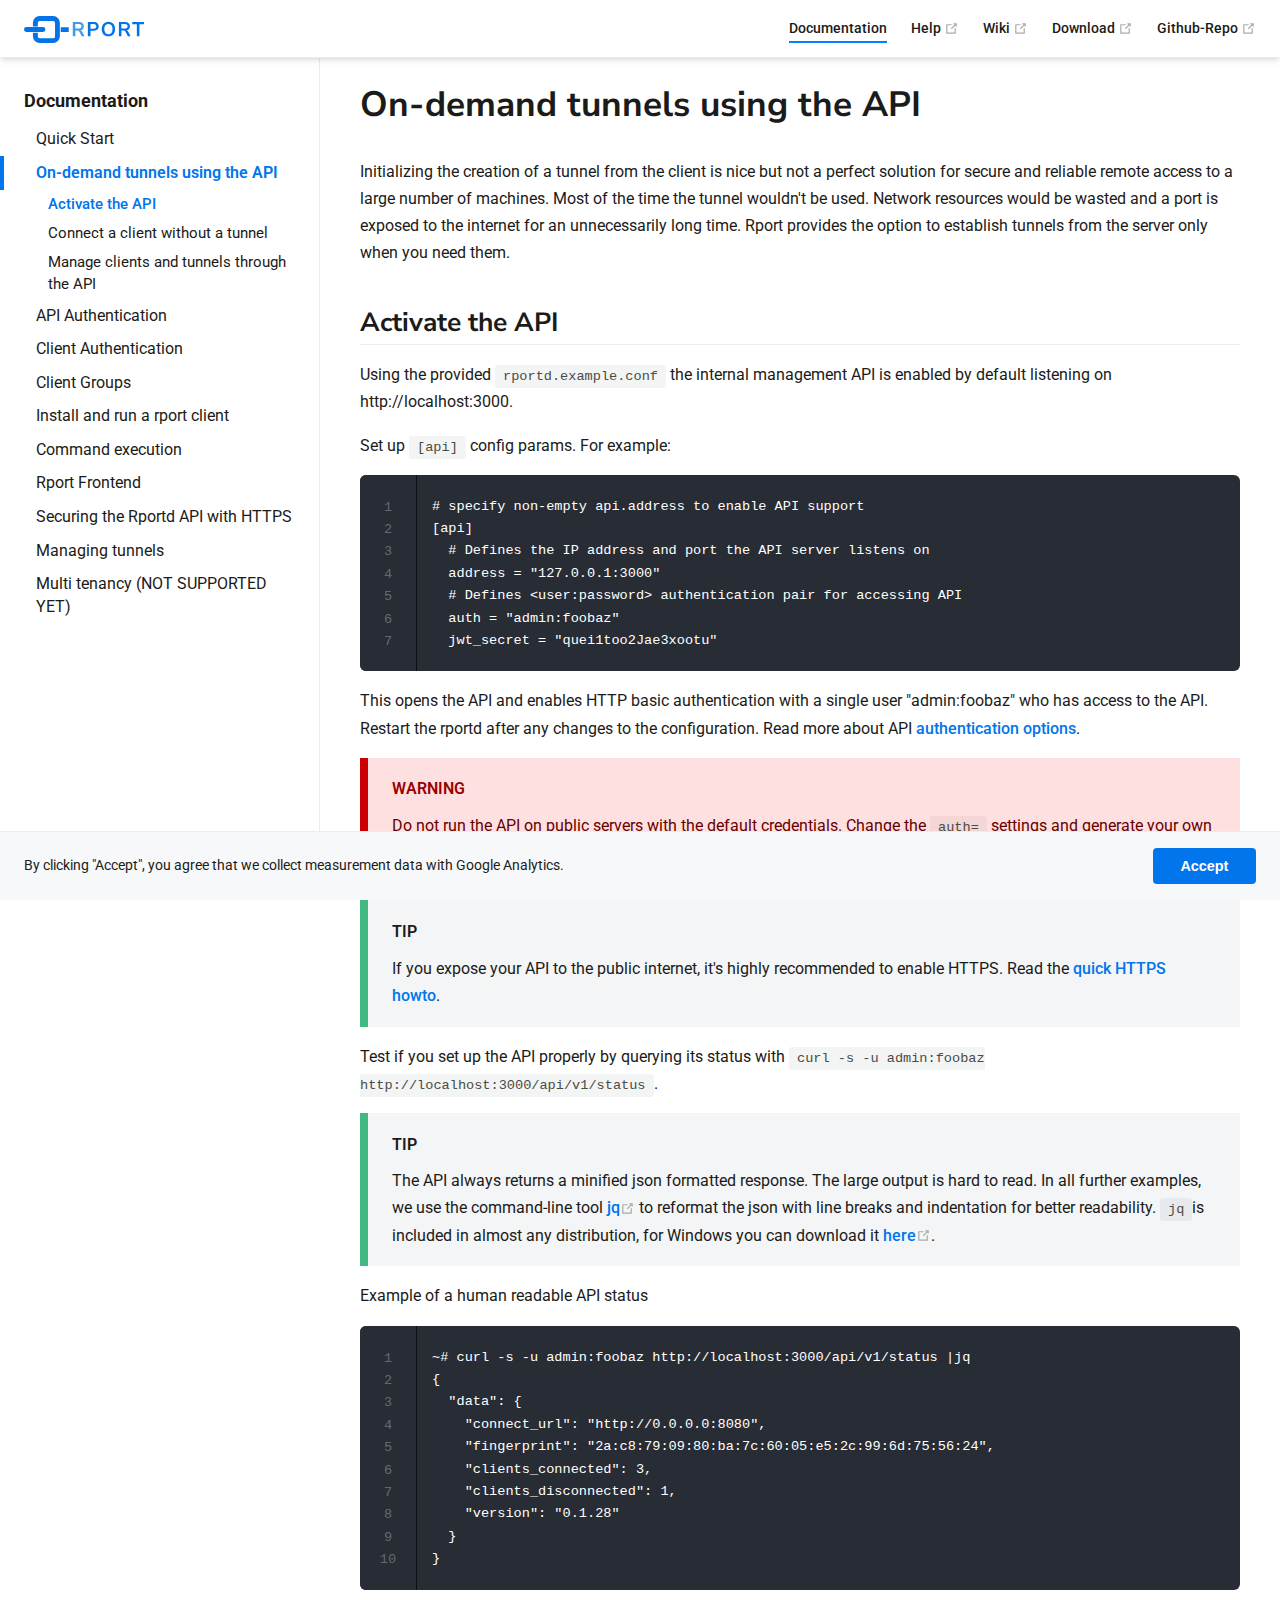
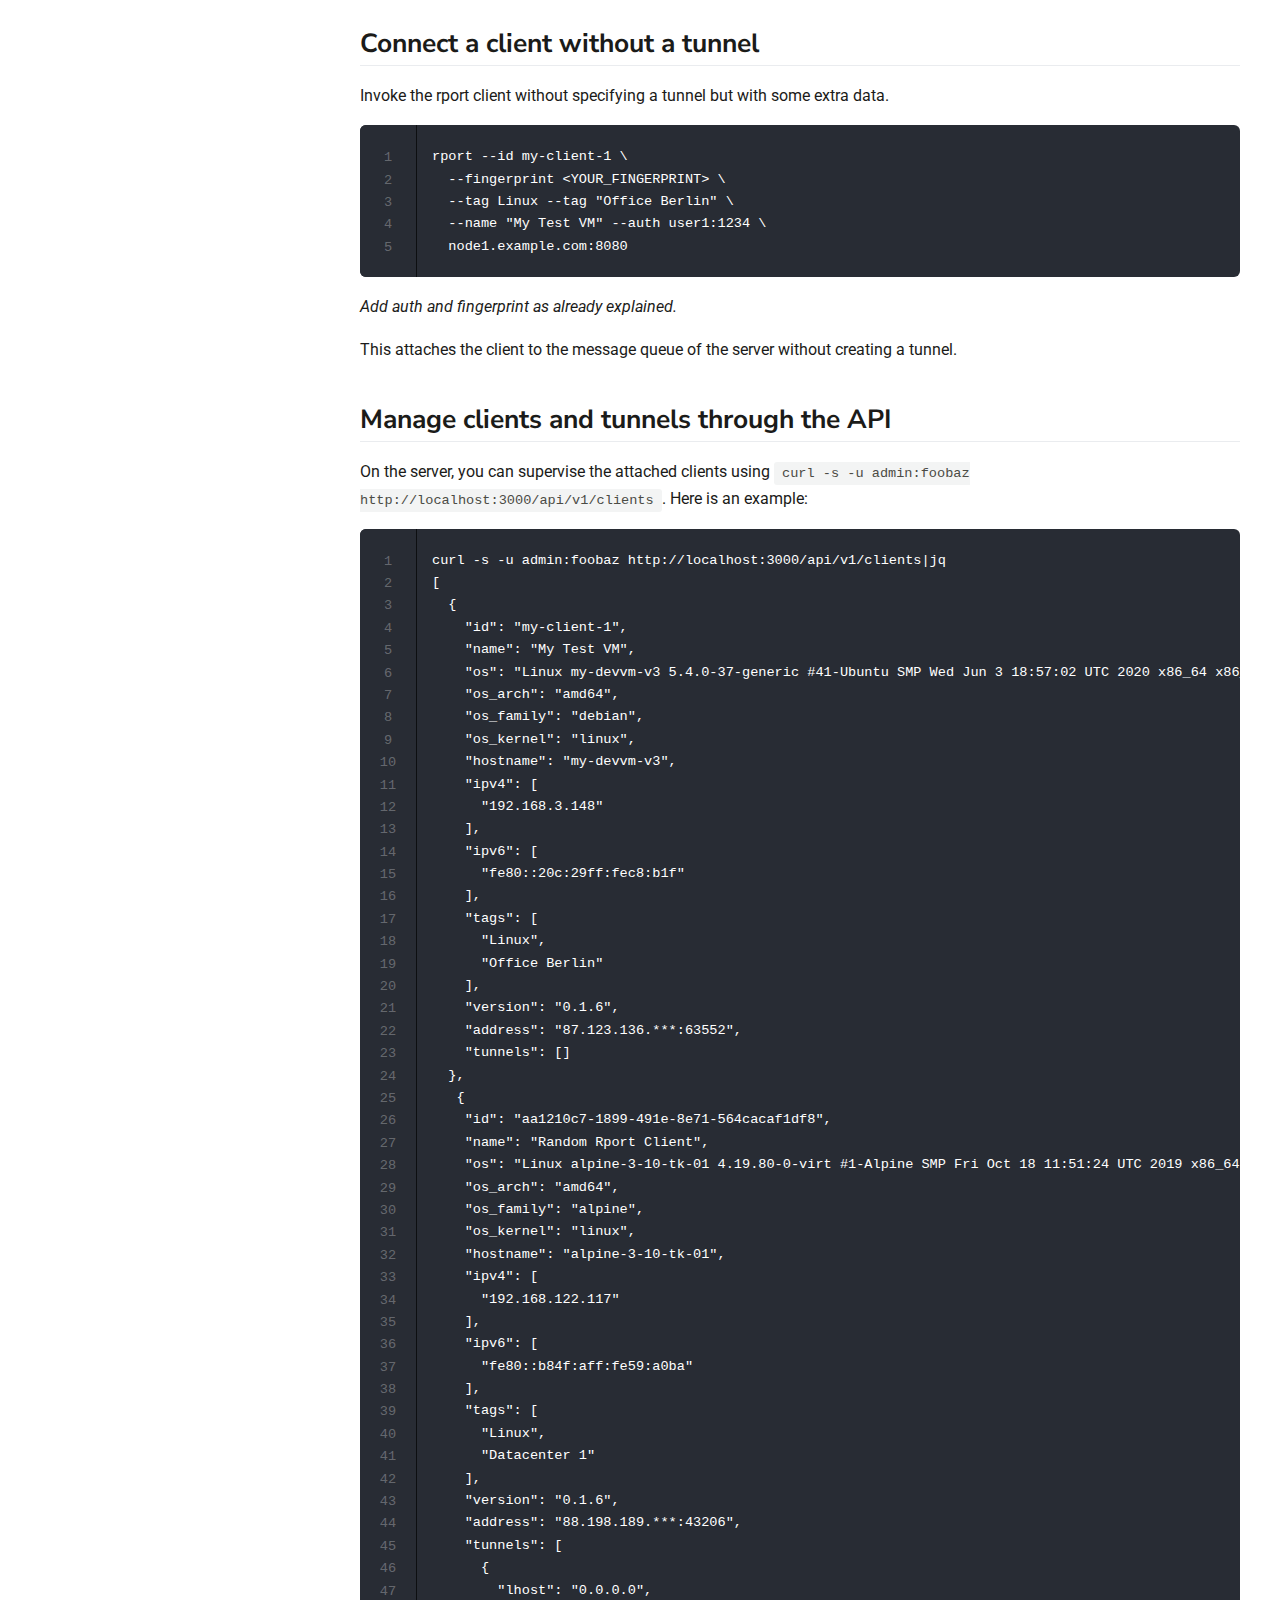
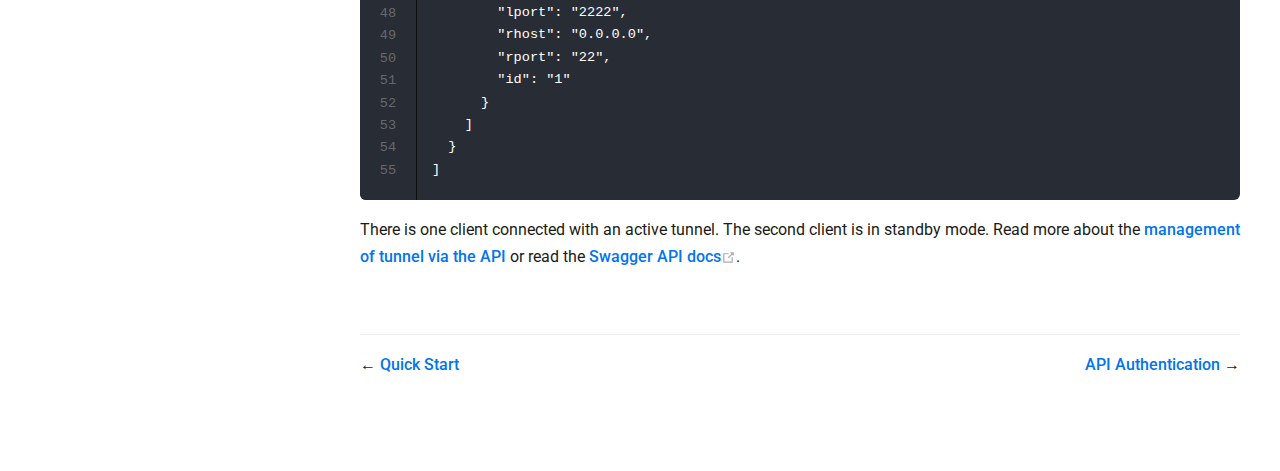
<file: docs/no01-on-demand-tunnels.html>
<!DOCTYPE html>
<html lang="en-DE">
  <head>
    <link rel="icon" type="image/png" sizes="16x16" href="/favicon/favicon-16x16.png"><link rel="icon" type="image/png" sizes="32x32" href="/favicon/favicon-32x32.png"><link rel="manifest" href="/favicon/site.webmanifest"><meta name="application-name" content="docs"><meta name="apple-mobile-web-app-title" content="docs"><meta name="apple-mobile-web-app-status-bar-style" content="black"><link rel="apple-touch-icon" href="/favicon/apple-touch-icon.png"><meta name="msapplication-TileColor" content="#0075ec"><meta name="theme-color" content="#0075ec"><title>On-demand tunnels using the API | rport</title><meta name="description" content="Rport helps you to manage your remote servers without the hassle of VPNs, chained SSH connections, jump-hosts, or the use of commercial tools like TeamViewer and its clones."><meta charset="utf-8"><meta name="viewport" content="width=device-width,initial-scale=1"><meta name="generator" content="VuePress 2.0.0-beta.6">
    <link rel="preload" href="/assets/js/runtime~app.7377af8b.js" as="script"><link rel="preload" href="/assets/css/styles.11e0e726.css" as="style"><link rel="preload" href="/assets/js/101.b17c34eb.js" as="script"><link rel="preload" href="/assets/js/app.3ad03ed8.js" as="script">
    <link rel="stylesheet" href="/assets/css/styles.11e0e726.css">
  </head>
  <body>
    <div id="app"><!--[--><div class="theme-container"><header class="navbar"><div class="toggle-sidebar-button"><svg class="icon" xmlns="http://www.w3.org/2000/svg" aria-hidden="true" role="img" viewBox="0 0 448 512"><path fill="currentColor" d="M436 124H12c-6.627 0-12-5.373-12-12V80c0-6.627 5.373-12 12-12h424c6.627 0 12 5.373 12 12v32c0 6.627-5.373 12-12 12zm0 160H12c-6.627 0-12-5.373-12-12v-32c0-6.627 5.373-12 12-12h424c6.627 0 12 5.373 12 12v32c0 6.627-5.373 12-12 12zm0 160H12c-6.627 0-12-5.373-12-12v-32c0-6.627 5.373-12 12-12h424c6.627 0 12 5.373 12 12v32c0 6.627-5.373 12-12 12z" class=""></path></svg></div><span><a href="/" class=""><img class="logo" src="/logo/rport-img-text.svg" alt="rport"><span class="site-name can-hide">rport</span></a></span><div class="navbar-links-wrapper" style=""><!--[--><!--]--><nav class="navbar-links can-hide"><!--[--><div class="navbar-links-item"><a href="/docs/" class="nav-link router-link-active" aria-label="Documentation"><!--[--><!--]--> Documentation <!--[--><!--]--></a></div><div class="navbar-links-item"><a class="nav-link external" href="https://github.com/cloudradar-monitoring/rport/discussions" rel="noopener noreferrer" target="_blank" aria-label="Help"><!--[--><!--]--> Help <span><svg class="icon outbound" xmlns="http://www.w3.org/2000/svg" ariahidden="true" focusable="false" x="0px" y="0px" viewbox="0 0 100 100" width="15" height="15"><path fill="currentColor" d="M18.8,85.1h56l0,0c2.2,0,4-1.8,4-4v-32h-8v28h-48v-48h28v-8h-32l0,0c-2.2,0-4,1.8-4,4v56C14.8,83.3,16.6,85.1,18.8,85.1z"></path><polygon fill="currentColor" points="45.7,48.7 51.3,54.3 77.2,28.5 77.2,37.2 85.2,37.2 85.2,14.9 62.8,14.9 62.8,22.9 71.5,22.9"></polygon></svg><!--[--><span class="sr-only">open in new window</span><!--]--></span><!--[--><!--]--></a></div><div class="navbar-links-item"><a class="nav-link external" href="https://github.com/cloudradar-monitoring/rport/wiki" rel="noopener noreferrer" target="_blank" aria-label="Wiki"><!--[--><!--]--> Wiki <span><svg class="icon outbound" xmlns="http://www.w3.org/2000/svg" ariahidden="true" focusable="false" x="0px" y="0px" viewbox="0 0 100 100" width="15" height="15"><path fill="currentColor" d="M18.8,85.1h56l0,0c2.2,0,4-1.8,4-4v-32h-8v28h-48v-48h28v-8h-32l0,0c-2.2,0-4,1.8-4,4v56C14.8,83.3,16.6,85.1,18.8,85.1z"></path><polygon fill="currentColor" points="45.7,48.7 51.3,54.3 77.2,28.5 77.2,37.2 85.2,37.2 85.2,14.9 62.8,14.9 62.8,22.9 71.5,22.9"></polygon></svg><!--[--><span class="sr-only">open in new window</span><!--]--></span><!--[--><!--]--></a></div><div class="navbar-links-item"><a class="nav-link external" href="https://github.com/cloudradar-monitoring/rport/releases" rel="noopener noreferrer" target="_blank" aria-label="Download"><!--[--><!--]--> Download <span><svg class="icon outbound" xmlns="http://www.w3.org/2000/svg" ariahidden="true" focusable="false" x="0px" y="0px" viewbox="0 0 100 100" width="15" height="15"><path fill="currentColor" d="M18.8,85.1h56l0,0c2.2,0,4-1.8,4-4v-32h-8v28h-48v-48h28v-8h-32l0,0c-2.2,0-4,1.8-4,4v56C14.8,83.3,16.6,85.1,18.8,85.1z"></path><polygon fill="currentColor" points="45.7,48.7 51.3,54.3 77.2,28.5 77.2,37.2 85.2,37.2 85.2,14.9 62.8,14.9 62.8,22.9 71.5,22.9"></polygon></svg><!--[--><span class="sr-only">open in new window</span><!--]--></span><!--[--><!--]--></a></div><div class="navbar-links-item"><a class="nav-link external" href="https://github.com/cloudradar-monitoring/rport" rel="noopener noreferrer" target="_blank" aria-label="Github-Repo"><!--[--><!--]--> Github-Repo <span><svg class="icon outbound" xmlns="http://www.w3.org/2000/svg" ariahidden="true" focusable="false" x="0px" y="0px" viewbox="0 0 100 100" width="15" height="15"><path fill="currentColor" d="M18.8,85.1h56l0,0c2.2,0,4-1.8,4-4v-32h-8v28h-48v-48h28v-8h-32l0,0c-2.2,0-4,1.8-4,4v56C14.8,83.3,16.6,85.1,18.8,85.1z"></path><polygon fill="currentColor" points="45.7,48.7 51.3,54.3 77.2,28.5 77.2,37.2 85.2,37.2 85.2,14.9 62.8,14.9 62.8,22.9 71.5,22.9"></polygon></svg><!--[--><span class="sr-only">open in new window</span><!--]--></span><!--[--><!--]--></a></div><!--]--></nav><!--[--><!--]--><!----></div></header><div class="sidebar-mask"></div><aside class="sidebar"><nav class="navbar-links"><!--[--><div class="navbar-links-item"><a href="/docs/" class="nav-link router-link-active" aria-label="Documentation"><!--[--><!--]--> Documentation <!--[--><!--]--></a></div><div class="navbar-links-item"><a class="nav-link external" href="https://github.com/cloudradar-monitoring/rport/discussions" rel="noopener noreferrer" target="_blank" aria-label="Help"><!--[--><!--]--> Help <span><svg class="icon outbound" xmlns="http://www.w3.org/2000/svg" ariahidden="true" focusable="false" x="0px" y="0px" viewbox="0 0 100 100" width="15" height="15"><path fill="currentColor" d="M18.8,85.1h56l0,0c2.2,0,4-1.8,4-4v-32h-8v28h-48v-48h28v-8h-32l0,0c-2.2,0-4,1.8-4,4v56C14.8,83.3,16.6,85.1,18.8,85.1z"></path><polygon fill="currentColor" points="45.7,48.7 51.3,54.3 77.2,28.5 77.2,37.2 85.2,37.2 85.2,14.9 62.8,14.9 62.8,22.9 71.5,22.9"></polygon></svg><!--[--><span class="sr-only">open in new window</span><!--]--></span><!--[--><!--]--></a></div><div class="navbar-links-item"><a class="nav-link external" href="https://github.com/cloudradar-monitoring/rport/wiki" rel="noopener noreferrer" target="_blank" aria-label="Wiki"><!--[--><!--]--> Wiki <span><svg class="icon outbound" xmlns="http://www.w3.org/2000/svg" ariahidden="true" focusable="false" x="0px" y="0px" viewbox="0 0 100 100" width="15" height="15"><path fill="currentColor" d="M18.8,85.1h56l0,0c2.2,0,4-1.8,4-4v-32h-8v28h-48v-48h28v-8h-32l0,0c-2.2,0-4,1.8-4,4v56C14.8,83.3,16.6,85.1,18.8,85.1z"></path><polygon fill="currentColor" points="45.7,48.7 51.3,54.3 77.2,28.5 77.2,37.2 85.2,37.2 85.2,14.9 62.8,14.9 62.8,22.9 71.5,22.9"></polygon></svg><!--[--><span class="sr-only">open in new window</span><!--]--></span><!--[--><!--]--></a></div><div class="navbar-links-item"><a class="nav-link external" href="https://github.com/cloudradar-monitoring/rport/releases" rel="noopener noreferrer" target="_blank" aria-label="Download"><!--[--><!--]--> Download <span><svg class="icon outbound" xmlns="http://www.w3.org/2000/svg" ariahidden="true" focusable="false" x="0px" y="0px" viewbox="0 0 100 100" width="15" height="15"><path fill="currentColor" d="M18.8,85.1h56l0,0c2.2,0,4-1.8,4-4v-32h-8v28h-48v-48h28v-8h-32l0,0c-2.2,0-4,1.8-4,4v56C14.8,83.3,16.6,85.1,18.8,85.1z"></path><polygon fill="currentColor" points="45.7,48.7 51.3,54.3 77.2,28.5 77.2,37.2 85.2,37.2 85.2,14.9 62.8,14.9 62.8,22.9 71.5,22.9"></polygon></svg><!--[--><span class="sr-only">open in new window</span><!--]--></span><!--[--><!--]--></a></div><div class="navbar-links-item"><a class="nav-link external" href="https://github.com/cloudradar-monitoring/rport" rel="noopener noreferrer" target="_blank" aria-label="Github-Repo"><!--[--><!--]--> Github-Repo <span><svg class="icon outbound" xmlns="http://www.w3.org/2000/svg" ariahidden="true" focusable="false" x="0px" y="0px" viewbox="0 0 100 100" width="15" height="15"><path fill="currentColor" d="M18.8,85.1h56l0,0c2.2,0,4-1.8,4-4v-32h-8v28h-48v-48h28v-8h-32l0,0c-2.2,0-4,1.8-4,4v56C14.8,83.3,16.6,85.1,18.8,85.1z"></path><polygon fill="currentColor" points="45.7,48.7 51.3,54.3 77.2,28.5 77.2,37.2 85.2,37.2 85.2,14.9 62.8,14.9 62.8,22.9 71.5,22.9"></polygon></svg><!--[--><span class="sr-only">open in new window</span><!--]--></span><!--[--><!--]--></a></div><!--]--></nav><!--[--><!--]--><ul class="sidebar-links"><!--[--><!--[--><section class="sidebar-group"><p class="sidebar-heading active">Documentation</p><ul class=""><li><!--[--><a href="/docs/" class="nav-link router-link-active sidebar-link" aria-label="Quick Start"><!--[--><!--]--> Quick Start <!--[--><!--]--></a><!----><!--]--></li><li><!--[--><a aria-current="page" href="/docs/no01-on-demand-tunnels.html" class="router-link-active router-link-exact-active nav-link router-link-active sidebar-link active" aria-label="On-demand tunnels using the API"><!--[--><!--]--> On-demand tunnels using the API <!--[--><!--]--></a><ul class="sidebar-sub-headers"><li><!--[--><a aria-current="page" href="/docs/no01-on-demand-tunnels.html#activate-the-api" class="router-link-active router-link-exact-active nav-link sidebar-link" aria-label="Activate the API"><!--[--><!--]--> Activate the API <!--[--><!--]--></a><!----><!--]--></li><li><!--[--><a aria-current="page" href="/docs/no01-on-demand-tunnels.html#connect-a-client-without-a-tunnel" class="router-link-active router-link-exact-active nav-link sidebar-link" aria-label="Connect a client without a tunnel"><!--[--><!--]--> Connect a client without a tunnel <!--[--><!--]--></a><!----><!--]--></li><li><!--[--><a aria-current="page" href="/docs/no01-on-demand-tunnels.html#manage-clients-and-tunnels-through-the-api" class="router-link-active router-link-exact-active nav-link sidebar-link" aria-label="Manage clients and tunnels through the API"><!--[--><!--]--> Manage clients and tunnels through the API <!--[--><!--]--></a><!----><!--]--></li></ul><!--]--></li><li><!--[--><a href="/docs/no02-api-auth.html" class="nav-link sidebar-link" aria-label="API Authentication"><!--[--><!--]--> API Authentication <!--[--><!--]--></a><!----><!--]--></li><li><!--[--><a href="/docs/no03-client-auth.html" class="nav-link sidebar-link" aria-label="Client Authentication"><!--[--><!--]--> Client Authentication <!--[--><!--]--></a><!----><!--]--></li><li><!--[--><a href="/docs/no04-client-groups.html" class="nav-link sidebar-link" aria-label="Client Groups"><!--[--><!--]--> Client Groups <!--[--><!--]--></a><!----><!--]--></li><li><!--[--><a href="/docs/no05-client-on-other-os.html" class="nav-link sidebar-link" aria-label="Install and run a rport client"><!--[--><!--]--> Install and run a rport client <!--[--><!--]--></a><!----><!--]--></li><li><!--[--><a href="/docs/no06-command-execution.html" class="nav-link sidebar-link" aria-label="Command execution"><!--[--><!--]--> Command execution <!--[--><!--]--></a><!----><!--]--></li><li><!--[--><a href="/docs/no07-frontend.html" class="nav-link sidebar-link" aria-label="Rport Frontend"><!--[--><!--]--> Rport Frontend <!--[--><!--]--></a><!----><!--]--></li><li><!--[--><a href="/docs/no08-https-howto.html" class="nav-link sidebar-link" aria-label="Securing the Rportd API with HTTPS"><!--[--><!--]--> Securing the Rportd API with HTTPS <!--[--><!--]--></a><!----><!--]--></li><li><!--[--><a href="/docs/no09-managing-tunnels.html" class="nav-link sidebar-link" aria-label="Managing tunnels"><!--[--><!--]--> Managing tunnels <!--[--><!--]--></a><!----><!--]--></li><li><!--[--><a href="/docs/no10-multi-tenancy.html" class="nav-link sidebar-link" aria-label="Multi tenancy (NOT SUPPORTED YET)"><!--[--><!--]--> Multi tenancy (NOT SUPPORTED YET) <!--[--><!--]--></a><!----><!--]--></li></ul></section><!--]--><!--]--></ul><!--[--><!--]--></aside><main class="page"><!--[--><!--]--><div class="theme-default-content"><!--[--><h1 id="on-demand-tunnels-using-the-api"><a class="header-anchor" href="#on-demand-tunnels-using-the-api">#</a> On-demand tunnels using the API</h1><p>Initializing the creation of a tunnel from the client is nice but not a perfect solution for secure and reliable remote access to a large number of machines. Most of the time the tunnel wouldn&#39;t be used. Network resources would be wasted and a port is exposed to the internet for an unnecessarily long time. Rport provides the option to establish tunnels from the server only when you need them.</p><h2 id="activate-the-api"><a class="header-anchor" href="#activate-the-api">#</a> Activate the API</h2><p>Using the provided <code>rportd.example.conf</code> the internal management API is enabled by default listening on http://localhost:3000.</p><p>Set up <code>[api]</code> config params. For example:</p><div class="language-text ext-text line-numbers-mode"><pre class="language-text"><code># specify non-empty api.address to enable API support
[api]
  # Defines the IP address and port the API server listens on
  address = &quot;127.0.0.1:3000&quot;
  # Defines &lt;user:password&gt; authentication pair for accessing API
  auth = &quot;admin:foobaz&quot;
  jwt_secret = &quot;quei1too2Jae3xootu&quot;
</code></pre><div class="line-numbers"><span class="line-number">1</span><br><span class="line-number">2</span><br><span class="line-number">3</span><br><span class="line-number">4</span><br><span class="line-number">5</span><br><span class="line-number">6</span><br><span class="line-number">7</span><br></div></div><p>This opens the API and enables HTTP basic authentication with a single user &quot;admin:foobaz&quot; who has access to the API. Restart the rportd after any changes to the configuration. Read more about API <a href="/docs/no02-api-auth.html" class="">authentication options</a>.</p><div class="custom-container danger"><p class="custom-container-title">WARNING</p><p>Do not run the API on public servers with the default credentials. Change the <code>auth=</code> settings and generate your own <code>jwt_secret</code>, e.g. by using the command <code>pwgen 24 1</code> or <code>openssl rand -hex 12</code>.</p></div><div class="custom-container tip"><p class="custom-container-title">TIP</p><p>If you expose your API to the public internet, it&#39;s highly recommended to enable HTTPS. Read the <a href="/docs/no08-https-howto.html" class="">quick HTTPS howto</a>.</p></div><p>Test if you set up the API properly by querying its status with <code>curl -s -u admin:foobaz http://localhost:3000/api/v1/status</code>.</p><div class="custom-container tip"><p class="custom-container-title">TIP</p><p>The API always returns a minified json formatted response. The large output is hard to read. In all further examples, we use the command-line tool <a href="https://stedolan.github.io/jq/" target="_blank" rel="noopener noreferrer">jq<span><svg class="icon outbound" xmlns="http://www.w3.org/2000/svg" ariahidden="true" focusable="false" x="0px" y="0px" viewbox="0 0 100 100" width="15" height="15"><path fill="currentColor" d="M18.8,85.1h56l0,0c2.2,0,4-1.8,4-4v-32h-8v28h-48v-48h28v-8h-32l0,0c-2.2,0-4,1.8-4,4v56C14.8,83.3,16.6,85.1,18.8,85.1z"></path><polygon fill="currentColor" points="45.7,48.7 51.3,54.3 77.2,28.5 77.2,37.2 85.2,37.2 85.2,14.9 62.8,14.9 62.8,22.9 71.5,22.9"></polygon></svg><!--[--><span class="sr-only">open in new window</span><!--]--></span></a> to reformat the json with line breaks and indentation for better readability. <code>jq</code>is included in almost any distribution, for Windows you can download it <a href="https://stedolan.github.io/jq/download/" target="_blank" rel="noopener noreferrer">here<span><svg class="icon outbound" xmlns="http://www.w3.org/2000/svg" ariahidden="true" focusable="false" x="0px" y="0px" viewbox="0 0 100 100" width="15" height="15"><path fill="currentColor" d="M18.8,85.1h56l0,0c2.2,0,4-1.8,4-4v-32h-8v28h-48v-48h28v-8h-32l0,0c-2.2,0-4,1.8-4,4v56C14.8,83.3,16.6,85.1,18.8,85.1z"></path><polygon fill="currentColor" points="45.7,48.7 51.3,54.3 77.2,28.5 77.2,37.2 85.2,37.2 85.2,14.9 62.8,14.9 62.8,22.9 71.5,22.9"></polygon></svg><!--[--><span class="sr-only">open in new window</span><!--]--></span></a>.</p></div><p>Example of a human readable API status</p><div class="language-text ext-text line-numbers-mode"><pre class="language-text"><code>~# curl -s -u admin:foobaz http://localhost:3000/api/v1/status |jq
{
  &quot;data&quot;: {
    &quot;connect_url&quot;: &quot;http://0.0.0.0:8080&quot;,
    &quot;fingerprint&quot;: &quot;2a:c8:79:09:80:ba:7c:60:05:e5:2c:99:6d:75:56:24&quot;,
    &quot;clients_connected&quot;: 3,
    &quot;clients_disconnected&quot;: 1,
    &quot;version&quot;: &quot;0.1.28&quot;
  }
}
</code></pre><div class="line-numbers"><span class="line-number">1</span><br><span class="line-number">2</span><br><span class="line-number">3</span><br><span class="line-number">4</span><br><span class="line-number">5</span><br><span class="line-number">6</span><br><span class="line-number">7</span><br><span class="line-number">8</span><br><span class="line-number">9</span><br><span class="line-number">10</span><br></div></div><h2 id="connect-a-client-without-a-tunnel"><a class="header-anchor" href="#connect-a-client-without-a-tunnel">#</a> Connect a client without a tunnel</h2><p>Invoke the rport client without specifying a tunnel but with some extra data.</p><div class="language-text ext-text line-numbers-mode"><pre class="language-text"><code>rport --id my-client-1 \
  --fingerprint &lt;YOUR_FINGERPRINT&gt; \
  --tag Linux --tag &quot;Office Berlin&quot; \
  --name &quot;My Test VM&quot; --auth user1:1234 \
  node1.example.com:8080
</code></pre><div class="line-numbers"><span class="line-number">1</span><br><span class="line-number">2</span><br><span class="line-number">3</span><br><span class="line-number">4</span><br><span class="line-number">5</span><br></div></div><p><em>Add auth and fingerprint as already explained.</em></p><p>This attaches the client to the message queue of the server without creating a tunnel.</p><h2 id="manage-clients-and-tunnels-through-the-api"><a class="header-anchor" href="#manage-clients-and-tunnels-through-the-api">#</a> Manage clients and tunnels through the API</h2><p>On the server, you can supervise the attached clients using <code>curl -s -u admin:foobaz http://localhost:3000/api/v1/clients</code>. Here is an example:</p><div class="language-text ext-text line-numbers-mode"><pre class="language-text"><code>curl -s -u admin:foobaz http://localhost:3000/api/v1/clients|jq
[
  {
    &quot;id&quot;: &quot;my-client-1&quot;,
    &quot;name&quot;: &quot;My Test VM&quot;,
    &quot;os&quot;: &quot;Linux my-devvm-v3 5.4.0-37-generic #41-Ubuntu SMP Wed Jun 3 18:57:02 UTC 2020 x86_64 x86_64 x86_64 GNU/Linux&quot;,
    &quot;os_arch&quot;: &quot;amd64&quot;,
    &quot;os_family&quot;: &quot;debian&quot;,
    &quot;os_kernel&quot;: &quot;linux&quot;,
    &quot;hostname&quot;: &quot;my-devvm-v3&quot;,
    &quot;ipv4&quot;: [
      &quot;192.168.3.148&quot;
    ],
    &quot;ipv6&quot;: [
      &quot;fe80::20c:29ff:fec8:b1f&quot;
    ],
    &quot;tags&quot;: [
      &quot;Linux&quot;,
      &quot;Office Berlin&quot;
    ],
    &quot;version&quot;: &quot;0.1.6&quot;,
    &quot;address&quot;: &quot;87.123.136.***:63552&quot;,
    &quot;tunnels&quot;: []
  },
   {
    &quot;id&quot;: &quot;aa1210c7-1899-491e-8e71-564cacaf1df8&quot;,
    &quot;name&quot;: &quot;Random Rport Client&quot;,
    &quot;os&quot;: &quot;Linux alpine-3-10-tk-01 4.19.80-0-virt #1-Alpine SMP Fri Oct 18 11:51:24 UTC 2019 x86_64 Linux&quot;,
    &quot;os_arch&quot;: &quot;amd64&quot;,
    &quot;os_family&quot;: &quot;alpine&quot;,
    &quot;os_kernel&quot;: &quot;linux&quot;,
    &quot;hostname&quot;: &quot;alpine-3-10-tk-01&quot;,
    &quot;ipv4&quot;: [
      &quot;192.168.122.117&quot;
    ],
    &quot;ipv6&quot;: [
      &quot;fe80::b84f:aff:fe59:a0ba&quot;
    ],
    &quot;tags&quot;: [
      &quot;Linux&quot;,
      &quot;Datacenter 1&quot;
    ],
    &quot;version&quot;: &quot;0.1.6&quot;,
    &quot;address&quot;: &quot;88.198.189.***:43206&quot;,
    &quot;tunnels&quot;: [
      {
        &quot;lhost&quot;: &quot;0.0.0.0&quot;,
        &quot;lport&quot;: &quot;2222&quot;,
        &quot;rhost&quot;: &quot;0.0.0.0&quot;,
        &quot;rport&quot;: &quot;22&quot;,
        &quot;id&quot;: &quot;1&quot;
      }
    ]
  }
]
</code></pre><div class="line-numbers"><span class="line-number">1</span><br><span class="line-number">2</span><br><span class="line-number">3</span><br><span class="line-number">4</span><br><span class="line-number">5</span><br><span class="line-number">6</span><br><span class="line-number">7</span><br><span class="line-number">8</span><br><span class="line-number">9</span><br><span class="line-number">10</span><br><span class="line-number">11</span><br><span class="line-number">12</span><br><span class="line-number">13</span><br><span class="line-number">14</span><br><span class="line-number">15</span><br><span class="line-number">16</span><br><span class="line-number">17</span><br><span class="line-number">18</span><br><span class="line-number">19</span><br><span class="line-number">20</span><br><span class="line-number">21</span><br><span class="line-number">22</span><br><span class="line-number">23</span><br><span class="line-number">24</span><br><span class="line-number">25</span><br><span class="line-number">26</span><br><span class="line-number">27</span><br><span class="line-number">28</span><br><span class="line-number">29</span><br><span class="line-number">30</span><br><span class="line-number">31</span><br><span class="line-number">32</span><br><span class="line-number">33</span><br><span class="line-number">34</span><br><span class="line-number">35</span><br><span class="line-number">36</span><br><span class="line-number">37</span><br><span class="line-number">38</span><br><span class="line-number">39</span><br><span class="line-number">40</span><br><span class="line-number">41</span><br><span class="line-number">42</span><br><span class="line-number">43</span><br><span class="line-number">44</span><br><span class="line-number">45</span><br><span class="line-number">46</span><br><span class="line-number">47</span><br><span class="line-number">48</span><br><span class="line-number">49</span><br><span class="line-number">50</span><br><span class="line-number">51</span><br><span class="line-number">52</span><br><span class="line-number">53</span><br><span class="line-number">54</span><br><span class="line-number">55</span><br></div></div><p>There is one client connected with an active tunnel. The second client is in standby mode. Read more about the <a href="/docs/no09-managing-tunnels.html" class="">management of tunnel via the API</a> or read the <a href="https://petstore.swagger.io/?url=https://raw.githubusercontent.com/cloudradar-monitoring/rport/master/api-doc.yml" target="_blank" rel="noopener noreferrer">Swagger API docs<span><svg class="icon outbound" xmlns="http://www.w3.org/2000/svg" ariahidden="true" focusable="false" x="0px" y="0px" viewbox="0 0 100 100" width="15" height="15"><path fill="currentColor" d="M18.8,85.1h56l0,0c2.2,0,4-1.8,4-4v-32h-8v28h-48v-48h28v-8h-32l0,0c-2.2,0-4,1.8-4,4v56C14.8,83.3,16.6,85.1,18.8,85.1z"></path><polygon fill="currentColor" points="45.7,48.7 51.3,54.3 77.2,28.5 77.2,37.2 85.2,37.2 85.2,14.9 62.8,14.9 62.8,22.9 71.5,22.9"></polygon></svg><!--[--><span class="sr-only">open in new window</span><!--]--></span></a>.</p><!--]--></div><footer class="page-meta"><!----><!----><!----></footer><nav class="page-nav"><p class="inner"><span class="prev"> ← <a href="/docs/" class="nav-link router-link-active" aria-label="Quick Start"><!--[--><!--]--> Quick Start <!--[--><!--]--></a></span><span class="next"><a href="/docs/no02-api-auth.html" class="nav-link" aria-label="API Authentication"><!--[--><!--]--> API Authentication <!--[--><!--]--></a> → </span></p></nav><!--[--><!--]--></main></div><div class="ga-consent"><p> By clicking &quot;Accept&quot;, you agree that we collect measurement data with Google Analytics. </p><button type="button" class="button primary">Accept</button></div><!----><!--]--></div>
    <script src="/assets/js/runtime~app.7377af8b.js" defer></script><script src="/assets/js/101.b17c34eb.js" defer></script><script src="/assets/js/app.3ad03ed8.js" defer></script>
  </body>
</html>
</file>
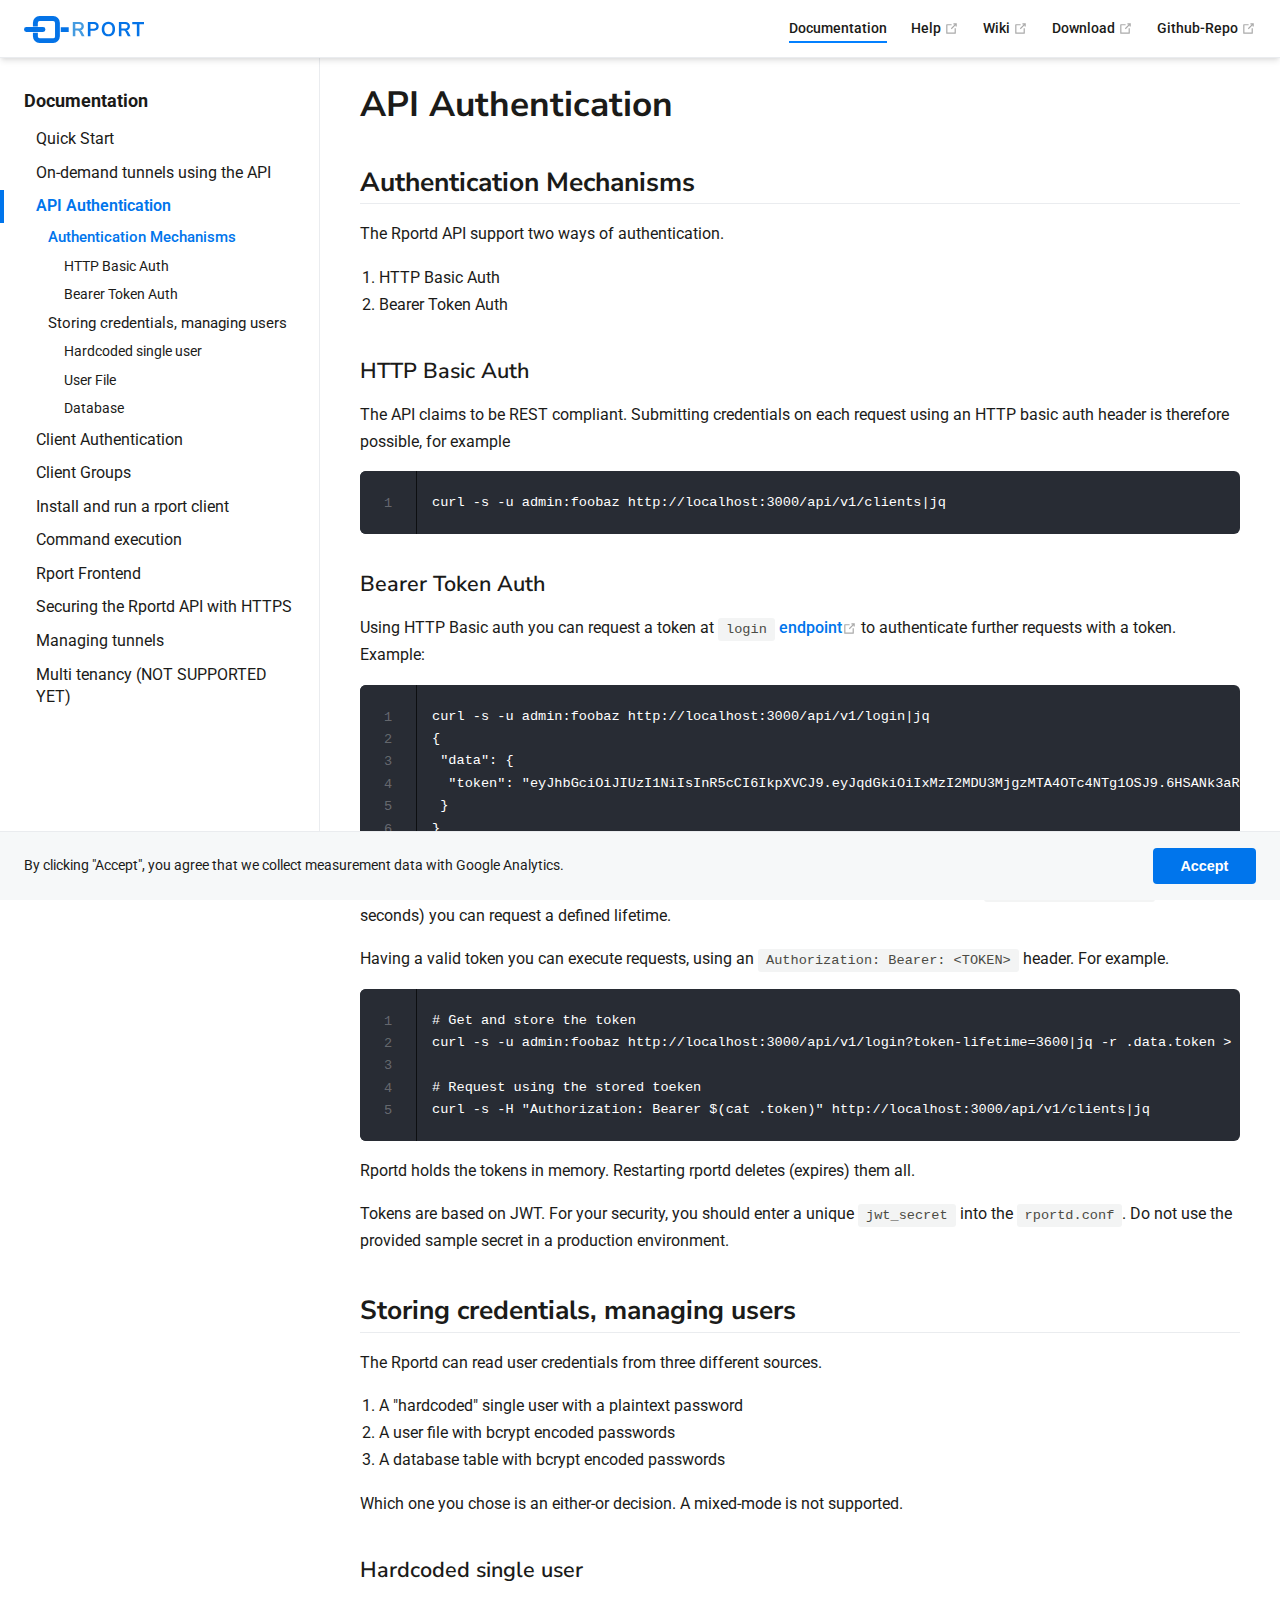
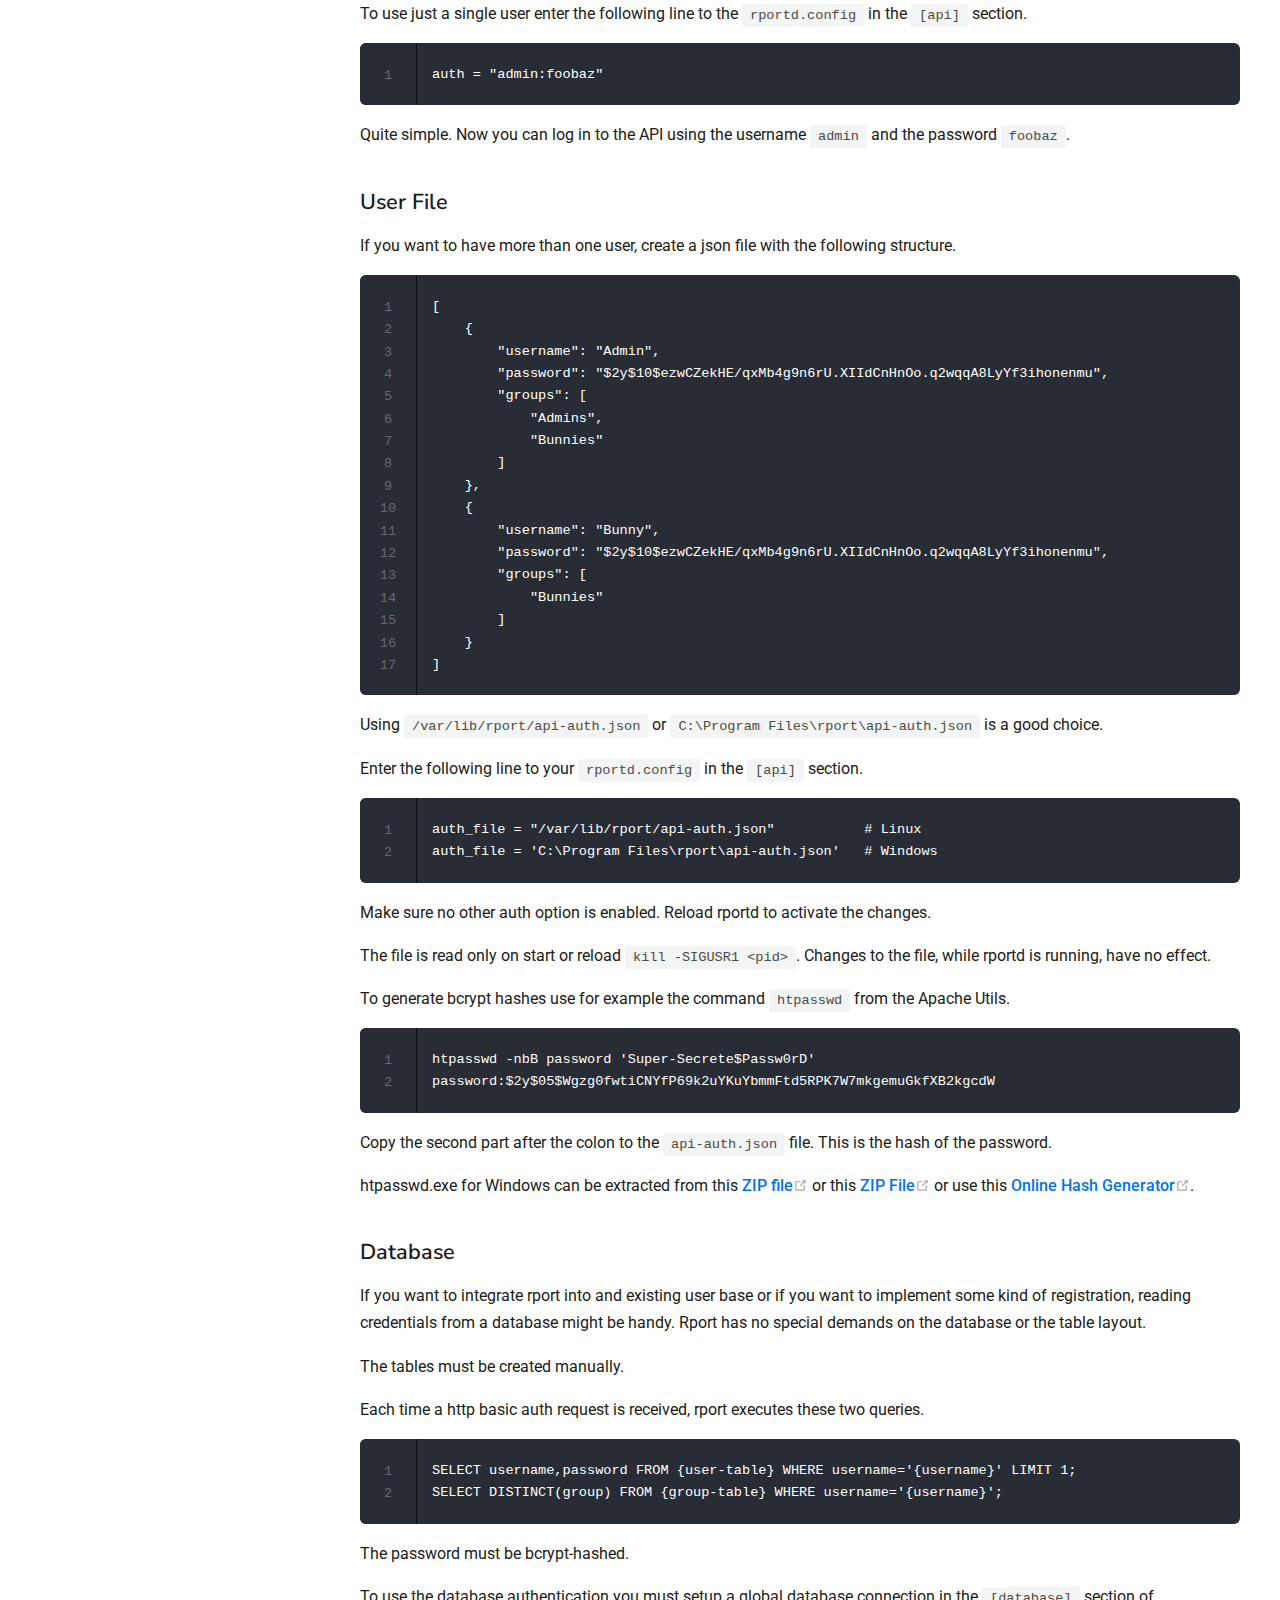
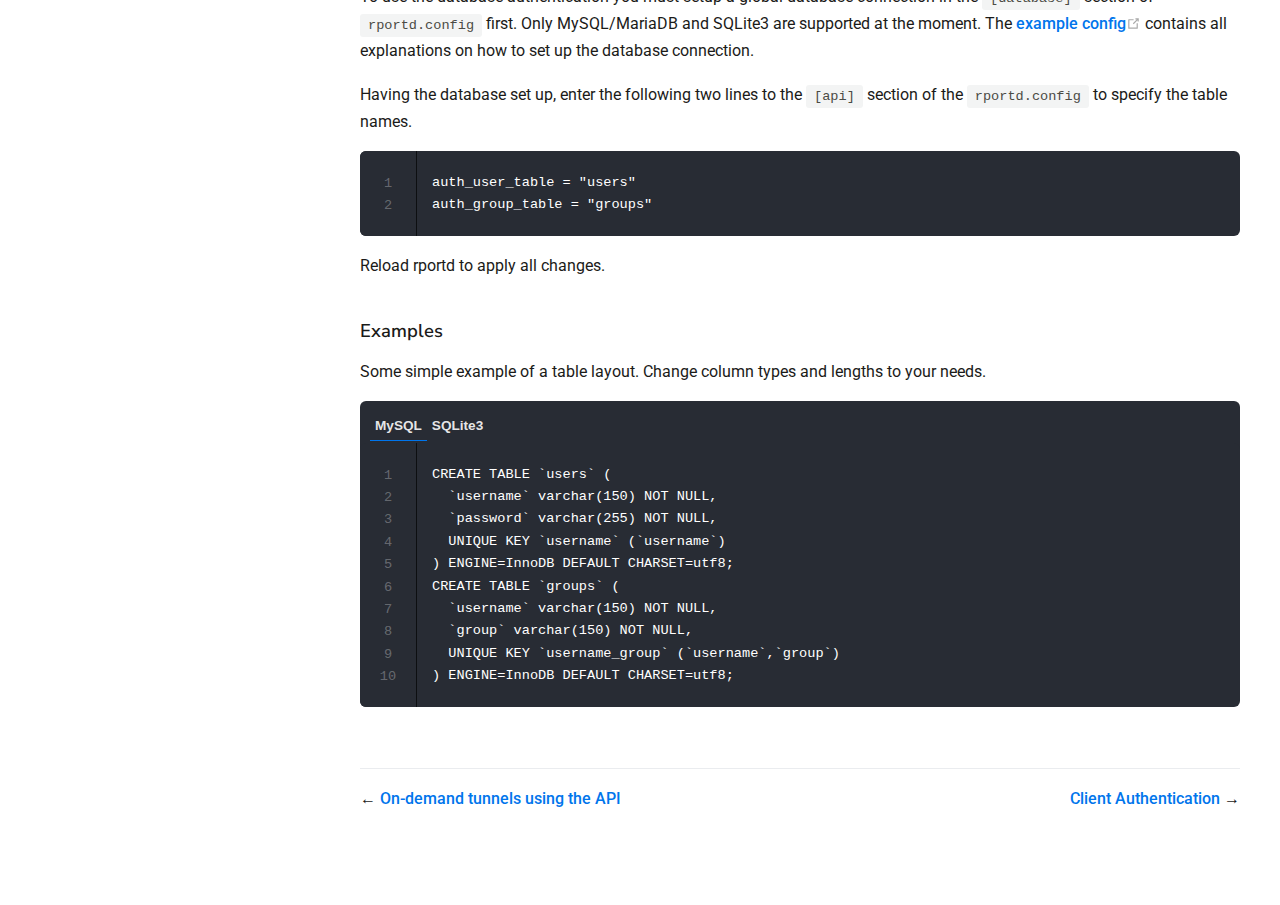
<file: docs/no02-api-auth.html>
<!DOCTYPE html>
<html lang="en-DE">
  <head>
    <link rel="icon" type="image/png" sizes="16x16" href="/favicon/favicon-16x16.png"><link rel="icon" type="image/png" sizes="32x32" href="/favicon/favicon-32x32.png"><link rel="manifest" href="/favicon/site.webmanifest"><meta name="application-name" content="docs"><meta name="apple-mobile-web-app-title" content="docs"><meta name="apple-mobile-web-app-status-bar-style" content="black"><link rel="apple-touch-icon" href="/favicon/apple-touch-icon.png"><meta name="msapplication-TileColor" content="#0075ec"><meta name="theme-color" content="#0075ec"><title>API Authentication | rport</title><meta name="description" content="Rport helps you to manage your remote servers without the hassle of VPNs, chained SSH connections, jump-hosts, or the use of commercial tools like TeamViewer and its clones."><meta charset="utf-8"><meta name="viewport" content="width=device-width,initial-scale=1"><meta name="generator" content="VuePress 2.0.0-beta.6">
    <link rel="preload" href="/assets/js/runtime~app.7377af8b.js" as="script"><link rel="preload" href="/assets/css/styles.11e0e726.css" as="style"><link rel="preload" href="/assets/js/101.b17c34eb.js" as="script"><link rel="preload" href="/assets/js/app.3ad03ed8.js" as="script">
    <link rel="stylesheet" href="/assets/css/styles.11e0e726.css">
  </head>
  <body>
    <div id="app"><!--[--><div class="theme-container"><header class="navbar"><div class="toggle-sidebar-button"><svg class="icon" xmlns="http://www.w3.org/2000/svg" aria-hidden="true" role="img" viewBox="0 0 448 512"><path fill="currentColor" d="M436 124H12c-6.627 0-12-5.373-12-12V80c0-6.627 5.373-12 12-12h424c6.627 0 12 5.373 12 12v32c0 6.627-5.373 12-12 12zm0 160H12c-6.627 0-12-5.373-12-12v-32c0-6.627 5.373-12 12-12h424c6.627 0 12 5.373 12 12v32c0 6.627-5.373 12-12 12zm0 160H12c-6.627 0-12-5.373-12-12v-32c0-6.627 5.373-12 12-12h424c6.627 0 12 5.373 12 12v32c0 6.627-5.373 12-12 12z" class=""></path></svg></div><span><a href="/" class=""><img class="logo" src="/logo/rport-img-text.svg" alt="rport"><span class="site-name can-hide">rport</span></a></span><div class="navbar-links-wrapper" style=""><!--[--><!--]--><nav class="navbar-links can-hide"><!--[--><div class="navbar-links-item"><a href="/docs/" class="nav-link router-link-active" aria-label="Documentation"><!--[--><!--]--> Documentation <!--[--><!--]--></a></div><div class="navbar-links-item"><a class="nav-link external" href="https://github.com/cloudradar-monitoring/rport/discussions" rel="noopener noreferrer" target="_blank" aria-label="Help"><!--[--><!--]--> Help <span><svg class="icon outbound" xmlns="http://www.w3.org/2000/svg" ariahidden="true" focusable="false" x="0px" y="0px" viewbox="0 0 100 100" width="15" height="15"><path fill="currentColor" d="M18.8,85.1h56l0,0c2.2,0,4-1.8,4-4v-32h-8v28h-48v-48h28v-8h-32l0,0c-2.2,0-4,1.8-4,4v56C14.8,83.3,16.6,85.1,18.8,85.1z"></path><polygon fill="currentColor" points="45.7,48.7 51.3,54.3 77.2,28.5 77.2,37.2 85.2,37.2 85.2,14.9 62.8,14.9 62.8,22.9 71.5,22.9"></polygon></svg><!--[--><span class="sr-only">open in new window</span><!--]--></span><!--[--><!--]--></a></div><div class="navbar-links-item"><a class="nav-link external" href="https://github.com/cloudradar-monitoring/rport/wiki" rel="noopener noreferrer" target="_blank" aria-label="Wiki"><!--[--><!--]--> Wiki <span><svg class="icon outbound" xmlns="http://www.w3.org/2000/svg" ariahidden="true" focusable="false" x="0px" y="0px" viewbox="0 0 100 100" width="15" height="15"><path fill="currentColor" d="M18.8,85.1h56l0,0c2.2,0,4-1.8,4-4v-32h-8v28h-48v-48h28v-8h-32l0,0c-2.2,0-4,1.8-4,4v56C14.8,83.3,16.6,85.1,18.8,85.1z"></path><polygon fill="currentColor" points="45.7,48.7 51.3,54.3 77.2,28.5 77.2,37.2 85.2,37.2 85.2,14.9 62.8,14.9 62.8,22.9 71.5,22.9"></polygon></svg><!--[--><span class="sr-only">open in new window</span><!--]--></span><!--[--><!--]--></a></div><div class="navbar-links-item"><a class="nav-link external" href="https://github.com/cloudradar-monitoring/rport/releases" rel="noopener noreferrer" target="_blank" aria-label="Download"><!--[--><!--]--> Download <span><svg class="icon outbound" xmlns="http://www.w3.org/2000/svg" ariahidden="true" focusable="false" x="0px" y="0px" viewbox="0 0 100 100" width="15" height="15"><path fill="currentColor" d="M18.8,85.1h56l0,0c2.2,0,4-1.8,4-4v-32h-8v28h-48v-48h28v-8h-32l0,0c-2.2,0-4,1.8-4,4v56C14.8,83.3,16.6,85.1,18.8,85.1z"></path><polygon fill="currentColor" points="45.7,48.7 51.3,54.3 77.2,28.5 77.2,37.2 85.2,37.2 85.2,14.9 62.8,14.9 62.8,22.9 71.5,22.9"></polygon></svg><!--[--><span class="sr-only">open in new window</span><!--]--></span><!--[--><!--]--></a></div><div class="navbar-links-item"><a class="nav-link external" href="https://github.com/cloudradar-monitoring/rport" rel="noopener noreferrer" target="_blank" aria-label="Github-Repo"><!--[--><!--]--> Github-Repo <span><svg class="icon outbound" xmlns="http://www.w3.org/2000/svg" ariahidden="true" focusable="false" x="0px" y="0px" viewbox="0 0 100 100" width="15" height="15"><path fill="currentColor" d="M18.8,85.1h56l0,0c2.2,0,4-1.8,4-4v-32h-8v28h-48v-48h28v-8h-32l0,0c-2.2,0-4,1.8-4,4v56C14.8,83.3,16.6,85.1,18.8,85.1z"></path><polygon fill="currentColor" points="45.7,48.7 51.3,54.3 77.2,28.5 77.2,37.2 85.2,37.2 85.2,14.9 62.8,14.9 62.8,22.9 71.5,22.9"></polygon></svg><!--[--><span class="sr-only">open in new window</span><!--]--></span><!--[--><!--]--></a></div><!--]--></nav><!--[--><!--]--><!----></div></header><div class="sidebar-mask"></div><aside class="sidebar"><nav class="navbar-links"><!--[--><div class="navbar-links-item"><a href="/docs/" class="nav-link router-link-active" aria-label="Documentation"><!--[--><!--]--> Documentation <!--[--><!--]--></a></div><div class="navbar-links-item"><a class="nav-link external" href="https://github.com/cloudradar-monitoring/rport/discussions" rel="noopener noreferrer" target="_blank" aria-label="Help"><!--[--><!--]--> Help <span><svg class="icon outbound" xmlns="http://www.w3.org/2000/svg" ariahidden="true" focusable="false" x="0px" y="0px" viewbox="0 0 100 100" width="15" height="15"><path fill="currentColor" d="M18.8,85.1h56l0,0c2.2,0,4-1.8,4-4v-32h-8v28h-48v-48h28v-8h-32l0,0c-2.2,0-4,1.8-4,4v56C14.8,83.3,16.6,85.1,18.8,85.1z"></path><polygon fill="currentColor" points="45.7,48.7 51.3,54.3 77.2,28.5 77.2,37.2 85.2,37.2 85.2,14.9 62.8,14.9 62.8,22.9 71.5,22.9"></polygon></svg><!--[--><span class="sr-only">open in new window</span><!--]--></span><!--[--><!--]--></a></div><div class="navbar-links-item"><a class="nav-link external" href="https://github.com/cloudradar-monitoring/rport/wiki" rel="noopener noreferrer" target="_blank" aria-label="Wiki"><!--[--><!--]--> Wiki <span><svg class="icon outbound" xmlns="http://www.w3.org/2000/svg" ariahidden="true" focusable="false" x="0px" y="0px" viewbox="0 0 100 100" width="15" height="15"><path fill="currentColor" d="M18.8,85.1h56l0,0c2.2,0,4-1.8,4-4v-32h-8v28h-48v-48h28v-8h-32l0,0c-2.2,0-4,1.8-4,4v56C14.8,83.3,16.6,85.1,18.8,85.1z"></path><polygon fill="currentColor" points="45.7,48.7 51.3,54.3 77.2,28.5 77.2,37.2 85.2,37.2 85.2,14.9 62.8,14.9 62.8,22.9 71.5,22.9"></polygon></svg><!--[--><span class="sr-only">open in new window</span><!--]--></span><!--[--><!--]--></a></div><div class="navbar-links-item"><a class="nav-link external" href="https://github.com/cloudradar-monitoring/rport/releases" rel="noopener noreferrer" target="_blank" aria-label="Download"><!--[--><!--]--> Download <span><svg class="icon outbound" xmlns="http://www.w3.org/2000/svg" ariahidden="true" focusable="false" x="0px" y="0px" viewbox="0 0 100 100" width="15" height="15"><path fill="currentColor" d="M18.8,85.1h56l0,0c2.2,0,4-1.8,4-4v-32h-8v28h-48v-48h28v-8h-32l0,0c-2.2,0-4,1.8-4,4v56C14.8,83.3,16.6,85.1,18.8,85.1z"></path><polygon fill="currentColor" points="45.7,48.7 51.3,54.3 77.2,28.5 77.2,37.2 85.2,37.2 85.2,14.9 62.8,14.9 62.8,22.9 71.5,22.9"></polygon></svg><!--[--><span class="sr-only">open in new window</span><!--]--></span><!--[--><!--]--></a></div><div class="navbar-links-item"><a class="nav-link external" href="https://github.com/cloudradar-monitoring/rport" rel="noopener noreferrer" target="_blank" aria-label="Github-Repo"><!--[--><!--]--> Github-Repo <span><svg class="icon outbound" xmlns="http://www.w3.org/2000/svg" ariahidden="true" focusable="false" x="0px" y="0px" viewbox="0 0 100 100" width="15" height="15"><path fill="currentColor" d="M18.8,85.1h56l0,0c2.2,0,4-1.8,4-4v-32h-8v28h-48v-48h28v-8h-32l0,0c-2.2,0-4,1.8-4,4v56C14.8,83.3,16.6,85.1,18.8,85.1z"></path><polygon fill="currentColor" points="45.7,48.7 51.3,54.3 77.2,28.5 77.2,37.2 85.2,37.2 85.2,14.9 62.8,14.9 62.8,22.9 71.5,22.9"></polygon></svg><!--[--><span class="sr-only">open in new window</span><!--]--></span><!--[--><!--]--></a></div><!--]--></nav><!--[--><!--]--><ul class="sidebar-links"><!--[--><!--[--><section class="sidebar-group"><p class="sidebar-heading active">Documentation</p><ul class=""><li><!--[--><a href="/docs/" class="nav-link router-link-active sidebar-link" aria-label="Quick Start"><!--[--><!--]--> Quick Start <!--[--><!--]--></a><!----><!--]--></li><li><!--[--><a href="/docs/no01-on-demand-tunnels.html" class="nav-link sidebar-link" aria-label="On-demand tunnels using the API"><!--[--><!--]--> On-demand tunnels using the API <!--[--><!--]--></a><!----><!--]--></li><li><!--[--><a aria-current="page" href="/docs/no02-api-auth.html" class="router-link-active router-link-exact-active nav-link router-link-active sidebar-link active" aria-label="API Authentication"><!--[--><!--]--> API Authentication <!--[--><!--]--></a><ul class="sidebar-sub-headers"><li><!--[--><a aria-current="page" href="/docs/no02-api-auth.html#authentication-mechanisms" class="router-link-active router-link-exact-active nav-link sidebar-link" aria-label="Authentication Mechanisms"><!--[--><!--]--> Authentication Mechanisms <!--[--><!--]--></a><ul class="sidebar-sub-headers"><li><!--[--><a aria-current="page" href="/docs/no02-api-auth.html#http-basic-auth" class="router-link-active router-link-exact-active nav-link sidebar-link" aria-label="HTTP Basic Auth"><!--[--><!--]--> HTTP Basic Auth <!--[--><!--]--></a><!----><!--]--></li><li><!--[--><a aria-current="page" href="/docs/no02-api-auth.html#bearer-token-auth" class="router-link-active router-link-exact-active nav-link sidebar-link" aria-label="Bearer Token Auth"><!--[--><!--]--> Bearer Token Auth <!--[--><!--]--></a><!----><!--]--></li></ul><!--]--></li><li><!--[--><a aria-current="page" href="/docs/no02-api-auth.html#storing-credentials-managing-users" class="router-link-active router-link-exact-active nav-link sidebar-link" aria-label="Storing credentials, managing users"><!--[--><!--]--> Storing credentials, managing users <!--[--><!--]--></a><ul class="sidebar-sub-headers"><li><!--[--><a aria-current="page" href="/docs/no02-api-auth.html#hardcoded-single-user" class="router-link-active router-link-exact-active nav-link sidebar-link" aria-label="Hardcoded single user"><!--[--><!--]--> Hardcoded single user <!--[--><!--]--></a><!----><!--]--></li><li><!--[--><a aria-current="page" href="/docs/no02-api-auth.html#user-file" class="router-link-active router-link-exact-active nav-link sidebar-link" aria-label="User File"><!--[--><!--]--> User File <!--[--><!--]--></a><!----><!--]--></li><li><!--[--><a aria-current="page" href="/docs/no02-api-auth.html#database" class="router-link-active router-link-exact-active nav-link sidebar-link" aria-label="Database"><!--[--><!--]--> Database <!--[--><!--]--></a><!----><!--]--></li></ul><!--]--></li></ul><!--]--></li><li><!--[--><a href="/docs/no03-client-auth.html" class="nav-link sidebar-link" aria-label="Client Authentication"><!--[--><!--]--> Client Authentication <!--[--><!--]--></a><!----><!--]--></li><li><!--[--><a href="/docs/no04-client-groups.html" class="nav-link sidebar-link" aria-label="Client Groups"><!--[--><!--]--> Client Groups <!--[--><!--]--></a><!----><!--]--></li><li><!--[--><a href="/docs/no05-client-on-other-os.html" class="nav-link sidebar-link" aria-label="Install and run a rport client"><!--[--><!--]--> Install and run a rport client <!--[--><!--]--></a><!----><!--]--></li><li><!--[--><a href="/docs/no06-command-execution.html" class="nav-link sidebar-link" aria-label="Command execution"><!--[--><!--]--> Command execution <!--[--><!--]--></a><!----><!--]--></li><li><!--[--><a href="/docs/no07-frontend.html" class="nav-link sidebar-link" aria-label="Rport Frontend"><!--[--><!--]--> Rport Frontend <!--[--><!--]--></a><!----><!--]--></li><li><!--[--><a href="/docs/no08-https-howto.html" class="nav-link sidebar-link" aria-label="Securing the Rportd API with HTTPS"><!--[--><!--]--> Securing the Rportd API with HTTPS <!--[--><!--]--></a><!----><!--]--></li><li><!--[--><a href="/docs/no09-managing-tunnels.html" class="nav-link sidebar-link" aria-label="Managing tunnels"><!--[--><!--]--> Managing tunnels <!--[--><!--]--></a><!----><!--]--></li><li><!--[--><a href="/docs/no10-multi-tenancy.html" class="nav-link sidebar-link" aria-label="Multi tenancy (NOT SUPPORTED YET)"><!--[--><!--]--> Multi tenancy (NOT SUPPORTED YET) <!--[--><!--]--></a><!----><!--]--></li></ul></section><!--]--><!--]--></ul><!--[--><!--]--></aside><main class="page"><!--[--><!--]--><div class="theme-default-content"><!--[--><h1 id="api-authentication"><a class="header-anchor" href="#api-authentication">#</a> API Authentication</h1><h2 id="authentication-mechanisms"><a class="header-anchor" href="#authentication-mechanisms">#</a> Authentication Mechanisms</h2><p>The Rportd API support two ways of authentication.</p><ol><li>HTTP Basic Auth</li><li>Bearer Token Auth</li></ol><h3 id="http-basic-auth"><a class="header-anchor" href="#http-basic-auth">#</a> HTTP Basic Auth</h3><p>The API claims to be REST compliant. Submitting credentials on each request using an HTTP basic auth header is therefore possible, for example</p><div class="language-text ext-text line-numbers-mode"><pre class="language-text"><code>curl -s -u admin:foobaz http://localhost:3000/api/v1/clients|jq
</code></pre><div class="line-numbers"><span class="line-number">1</span><br></div></div><h3 id="bearer-token-auth"><a class="header-anchor" href="#bearer-token-auth">#</a> Bearer Token Auth</h3><p>Using HTTP Basic auth you can request a token at <a href="https://petstore.swagger.io/?url=https://raw.githubusercontent.com/cloudradar-monitoring/rport/master/api-doc.yml#/default/get_login" target="_blank" rel="noopener noreferrer"><code>login</code> endpoint<span><svg class="icon outbound" xmlns="http://www.w3.org/2000/svg" ariahidden="true" focusable="false" x="0px" y="0px" viewbox="0 0 100 100" width="15" height="15"><path fill="currentColor" d="M18.8,85.1h56l0,0c2.2,0,4-1.8,4-4v-32h-8v28h-48v-48h28v-8h-32l0,0c-2.2,0-4,1.8-4,4v56C14.8,83.3,16.6,85.1,18.8,85.1z"></path><polygon fill="currentColor" points="45.7,48.7 51.3,54.3 77.2,28.5 77.2,37.2 85.2,37.2 85.2,14.9 62.8,14.9 62.8,22.9 71.5,22.9"></polygon></svg><!--[--><span class="sr-only">open in new window</span><!--]--></span></a> to authenticate further requests with a token. Example:</p><div class="language-text ext-text line-numbers-mode"><pre class="language-text"><code>curl -s -u admin:foobaz http://localhost:3000/api/v1/login|jq
{
 &quot;data&quot;: {
  &quot;token&quot;: &quot;eyJhbGciOiJIUzI1NiIsInR5cCI6IkpXVCJ9.eyJqdGkiOiIxMzI2MDU3MjgzMTA4OTc4NTg1OSJ9.6HSANk3aRleJbAMvfJhUc4grieupRdfU62MMX_L6wEA&quot;
 }
}
</code></pre><div class="line-numbers"><span class="line-number">1</span><br><span class="line-number">2</span><br><span class="line-number">3</span><br><span class="line-number">4</span><br><span class="line-number">5</span><br><span class="line-number">6</span><br></div></div><p>The token has a default lifetime of 600 seconds(10 minutes). Using the query parameter <code>token-lifetime=3600</code>(in seconds) you can request a defined lifetime.</p><p>Having a valid token you can execute requests, using an <code>Authorization: Bearer: &lt;TOKEN&gt;</code> header. For example.</p><div class="language-text ext-text line-numbers-mode"><pre class="language-text"><code># Get and store the token
curl -s -u admin:foobaz http://localhost:3000/api/v1/login?token-lifetime=3600|jq -r .data.token &gt; .token

# Request using the stored toeken
curl -s -H &quot;Authorization: Bearer $(cat .token)&quot; http://localhost:3000/api/v1/clients|jq
</code></pre><div class="line-numbers"><span class="line-number">1</span><br><span class="line-number">2</span><br><span class="line-number">3</span><br><span class="line-number">4</span><br><span class="line-number">5</span><br></div></div><p>Rportd holds the tokens in memory. Restarting rportd deletes (expires) them all.</p><p>Tokens are based on JWT. For your security, you should enter a unique <code>jwt_secret</code> into the <code>rportd.conf</code>. Do not use the provided sample secret in a production environment.</p><h2 id="storing-credentials-managing-users"><a class="header-anchor" href="#storing-credentials-managing-users">#</a> Storing credentials, managing users</h2><p>The Rportd can read user credentials from three different sources.</p><ol><li>A &quot;hardcoded&quot; single user with a plaintext password</li><li>A user file with bcrypt encoded passwords</li><li>A database table with bcrypt encoded passwords</li></ol><p>Which one you chose is an either-or decision. A mixed-mode is not supported.</p><h3 id="hardcoded-single-user"><a class="header-anchor" href="#hardcoded-single-user">#</a> Hardcoded single user</h3><p>To use just a single user enter the following line to the <code>rportd.config</code> in the <code>[api]</code> section.</p><div class="language-text ext-text line-numbers-mode"><pre class="language-text"><code>auth = &quot;admin:foobaz&quot;
</code></pre><div class="line-numbers"><span class="line-number">1</span><br></div></div><p>Quite simple. Now you can log in to the API using the username <code>admin</code> and the password <code>foobaz</code>.</p><h3 id="user-file"><a class="header-anchor" href="#user-file">#</a> User File</h3><p>If you want to have more than one user, create a json file with the following structure.</p><div class="language-text ext-text line-numbers-mode"><pre class="language-text"><code>[
    {
        &quot;username&quot;: &quot;Admin&quot;,
        &quot;password&quot;: &quot;$2y$10$ezwCZekHE/qxMb4g9n6rU.XIIdCnHnOo.q2wqqA8LyYf3ihonenmu&quot;,
        &quot;groups&quot;: [
            &quot;Admins&quot;,
            &quot;Bunnies&quot;
        ]
    },
    {
        &quot;username&quot;: &quot;Bunny&quot;,
        &quot;password&quot;: &quot;$2y$10$ezwCZekHE/qxMb4g9n6rU.XIIdCnHnOo.q2wqqA8LyYf3ihonenmu&quot;,
        &quot;groups&quot;: [
            &quot;Bunnies&quot;
        ]
    }
]
</code></pre><div class="line-numbers"><span class="line-number">1</span><br><span class="line-number">2</span><br><span class="line-number">3</span><br><span class="line-number">4</span><br><span class="line-number">5</span><br><span class="line-number">6</span><br><span class="line-number">7</span><br><span class="line-number">8</span><br><span class="line-number">9</span><br><span class="line-number">10</span><br><span class="line-number">11</span><br><span class="line-number">12</span><br><span class="line-number">13</span><br><span class="line-number">14</span><br><span class="line-number">15</span><br><span class="line-number">16</span><br><span class="line-number">17</span><br></div></div><p>Using <code>/var/lib/rport/api-auth.json</code> or <code>C:\Program Files\rport\api-auth.json</code> is a good choice.</p><p>Enter the following line to your <code>rportd.config</code> in the <code>[api]</code> section.</p><div class="language-text ext-text line-numbers-mode"><pre class="language-text"><code>auth_file = &quot;/var/lib/rport/api-auth.json&quot;           # Linux
auth_file = &#39;C:\Program Files\rport\api-auth.json&#39;   # Windows
</code></pre><div class="line-numbers"><span class="line-number">1</span><br><span class="line-number">2</span><br></div></div><p>Make sure no other auth option is enabled. Reload rportd to activate the changes.</p><p>The file is read only on start or reload <code>kill -SIGUSR1 &lt;pid&gt;</code>. Changes to the file, while rportd is running, have no effect.</p><p>To generate bcrypt hashes use for example the command <code>htpasswd</code> from the Apache Utils.</p><div class="language-text ext-text line-numbers-mode"><pre class="language-text"><code>htpasswd -nbB password &#39;Super-Secrete$Passw0rD&#39;
password:$2y$05$Wgzg0fwtiCNYfP69k2uYKuYbmmFtd5RPK7W7mkgemuGkfXB2kgcdW
</code></pre><div class="line-numbers"><span class="line-number">1</span><br><span class="line-number">2</span><br></div></div><p>Copy the second part after the colon to the <code>api-auth.json</code> file. This is the hash of the password.</p><p>htpasswd.exe for Windows can be extracted from this <a href="https://de.apachehaus.com/downloads/httpd-2.4.46-o111g-x86-vc15.zip" target="_blank" rel="noopener noreferrer">ZIP file<span><svg class="icon outbound" xmlns="http://www.w3.org/2000/svg" ariahidden="true" focusable="false" x="0px" y="0px" viewbox="0 0 100 100" width="15" height="15"><path fill="currentColor" d="M18.8,85.1h56l0,0c2.2,0,4-1.8,4-4v-32h-8v28h-48v-48h28v-8h-32l0,0c-2.2,0-4,1.8-4,4v56C14.8,83.3,16.6,85.1,18.8,85.1z"></path><polygon fill="currentColor" points="45.7,48.7 51.3,54.3 77.2,28.5 77.2,37.2 85.2,37.2 85.2,14.9 62.8,14.9 62.8,22.9 71.5,22.9"></polygon></svg><!--[--><span class="sr-only">open in new window</span><!--]--></span></a> or this <a href="https://www.apachelounge.com/download/VS16/binaries/httpd-2.4.46-win64-VS16.zip" target="_blank" rel="noopener noreferrer">ZIP File<span><svg class="icon outbound" xmlns="http://www.w3.org/2000/svg" ariahidden="true" focusable="false" x="0px" y="0px" viewbox="0 0 100 100" width="15" height="15"><path fill="currentColor" d="M18.8,85.1h56l0,0c2.2,0,4-1.8,4-4v-32h-8v28h-48v-48h28v-8h-32l0,0c-2.2,0-4,1.8-4,4v56C14.8,83.3,16.6,85.1,18.8,85.1z"></path><polygon fill="currentColor" points="45.7,48.7 51.3,54.3 77.2,28.5 77.2,37.2 85.2,37.2 85.2,14.9 62.8,14.9 62.8,22.9 71.5,22.9"></polygon></svg><!--[--><span class="sr-only">open in new window</span><!--]--></span></a> or use this <a href="https://bcrypt-generator.com/" target="_blank" rel="noopener noreferrer">Online Hash Generator<span><svg class="icon outbound" xmlns="http://www.w3.org/2000/svg" ariahidden="true" focusable="false" x="0px" y="0px" viewbox="0 0 100 100" width="15" height="15"><path fill="currentColor" d="M18.8,85.1h56l0,0c2.2,0,4-1.8,4-4v-32h-8v28h-48v-48h28v-8h-32l0,0c-2.2,0-4,1.8-4,4v56C14.8,83.3,16.6,85.1,18.8,85.1z"></path><polygon fill="currentColor" points="45.7,48.7 51.3,54.3 77.2,28.5 77.2,37.2 85.2,37.2 85.2,14.9 62.8,14.9 62.8,22.9 71.5,22.9"></polygon></svg><!--[--><span class="sr-only">open in new window</span><!--]--></span></a>.</p><h3 id="database"><a class="header-anchor" href="#database">#</a> Database</h3><p>If you want to integrate rport into and existing user base or if you want to implement some kind of registration, reading credentials from a database might be handy. Rport has no special demands on the database or the table layout.</p><p>The tables must be created manually.</p><p>Each time a http basic auth request is received, rport executes these two queries.</p><div class="language-text ext-text line-numbers-mode"><pre class="language-text"><code>SELECT username,password FROM {user-table} WHERE username=&#39;{username}&#39; LIMIT 1;
SELECT DISTINCT(group) FROM {group-table} WHERE username=&#39;{username}&#39;;
</code></pre><div class="line-numbers"><span class="line-number">1</span><br><span class="line-number">2</span><br></div></div><p>The password must be bcrypt-hashed.</p><p>To use the database authentication you must setup a global database connection in the <code>[database]</code> section of <code>rportd.config</code> first. Only MySQL/MariaDB and SQLite3 are supported at the moment. The <a href="https://github.com/cloudradar-monitoring/rport/blob/master/rportd.example.conf" target="_blank" rel="noopener noreferrer">example config<span><svg class="icon outbound" xmlns="http://www.w3.org/2000/svg" ariahidden="true" focusable="false" x="0px" y="0px" viewbox="0 0 100 100" width="15" height="15"><path fill="currentColor" d="M18.8,85.1h56l0,0c2.2,0,4-1.8,4-4v-32h-8v28h-48v-48h28v-8h-32l0,0c-2.2,0-4,1.8-4,4v56C14.8,83.3,16.6,85.1,18.8,85.1z"></path><polygon fill="currentColor" points="45.7,48.7 51.3,54.3 77.2,28.5 77.2,37.2 85.2,37.2 85.2,14.9 62.8,14.9 62.8,22.9 71.5,22.9"></polygon></svg><!--[--><span class="sr-only">open in new window</span><!--]--></span></a> contains all explanations on how to set up the database connection.</p><p>Having the database set up, enter the following two lines to the <code>[api]</code> section of the <code>rportd.config</code> to specify the table names.</p><div class="language-text ext-text line-numbers-mode"><pre class="language-text"><code>auth_user_table = &quot;users&quot;
auth_group_table = &quot;groups&quot;
</code></pre><div class="line-numbers"><span class="line-number">1</span><br><span class="line-number">2</span><br></div></div><p>Reload rportd to apply all changes.</p><h4 id="examples"><a class="header-anchor" href="#examples">#</a> Examples</h4><p>Some simple example of a table layout. Change column types and lengths to your needs.</p><div class="code-group"><div class="code-group__nav"><ul class="code-group__ul"><li class="code-group__li"><button class="code-group__nav-tab code-group__nav-tab-active">MySQL</button></li><li class="code-group__li"><button class="code-group__nav-tab">SQLite3</button></li></ul></div><!--[--><div class="code-group-item"><!--[--><div class="language-mysql ext-mysql line-numbers-mode"><pre class="language-mysql"><code>CREATE TABLE `users` (
  `username` varchar(150) NOT NULL,
  `password` varchar(255) NOT NULL,
  UNIQUE KEY `username` (`username`)
) ENGINE=InnoDB DEFAULT CHARSET=utf8;
CREATE TABLE `groups` (
  `username` varchar(150) NOT NULL,
  `group` varchar(150) NOT NULL,
  UNIQUE KEY `username_group` (`username`,`group`)
) ENGINE=InnoDB DEFAULT CHARSET=utf8;
</code></pre><div class="line-numbers"><span class="line-number">1</span><br><span class="line-number">2</span><br><span class="line-number">3</span><br><span class="line-number">4</span><br><span class="line-number">5</span><br><span class="line-number">6</span><br><span class="line-number">7</span><br><span class="line-number">8</span><br><span class="line-number">9</span><br><span class="line-number">10</span><br></div></div><!--]--></div><div class="code-group-item"><!--[--><div class="language-sqlite ext-sqlite line-numbers-mode"><pre class="language-sqlite"><code>CREATE TABLE &quot;users&quot; (
  &quot;username&quot; TEXT(150) NOT NULL,
  &quot;password&quot; TEXT(255) NOT NULL
);
CREATE UNIQUE INDEX &quot;main&quot;.&quot;username&quot;
ON &quot;users&quot; (
  &quot;username&quot; ASC
);
CREATE TABLE &quot;groups&quot; (
  &quot;username&quot; TEXT(150) NOT NULL,
  &quot;group&quot; TEXT(150) NOT NULL
);
CREATE UNIQUE INDEX &quot;main&quot;.&quot;username_group&quot;
ON &quot;groups&quot; (
  &quot;username&quot; ASC,
  &quot;group&quot; ASC
);
</code></pre><div class="line-numbers"><span class="line-number">1</span><br><span class="line-number">2</span><br><span class="line-number">3</span><br><span class="line-number">4</span><br><span class="line-number">5</span><br><span class="line-number">6</span><br><span class="line-number">7</span><br><span class="line-number">8</span><br><span class="line-number">9</span><br><span class="line-number">10</span><br><span class="line-number">11</span><br><span class="line-number">12</span><br><span class="line-number">13</span><br><span class="line-number">14</span><br><span class="line-number">15</span><br><span class="line-number">16</span><br><span class="line-number">17</span><br></div></div><!--]--></div><!--]--></div><!--]--></div><footer class="page-meta"><!----><!----><!----></footer><nav class="page-nav"><p class="inner"><span class="prev"> ← <a href="/docs/no01-on-demand-tunnels.html" class="nav-link" aria-label="On-demand tunnels using the API"><!--[--><!--]--> On-demand tunnels using the API <!--[--><!--]--></a></span><span class="next"><a href="/docs/no03-client-auth.html" class="nav-link" aria-label="Client Authentication"><!--[--><!--]--> Client Authentication <!--[--><!--]--></a> → </span></p></nav><!--[--><!--]--></main></div><div class="ga-consent"><p> By clicking &quot;Accept&quot;, you agree that we collect measurement data with Google Analytics. </p><button type="button" class="button primary">Accept</button></div><!----><!--]--></div>
    <script src="/assets/js/runtime~app.7377af8b.js" defer></script><script src="/assets/js/101.b17c34eb.js" defer></script><script src="/assets/js/app.3ad03ed8.js" defer></script>
  </body>
</html>
</file>
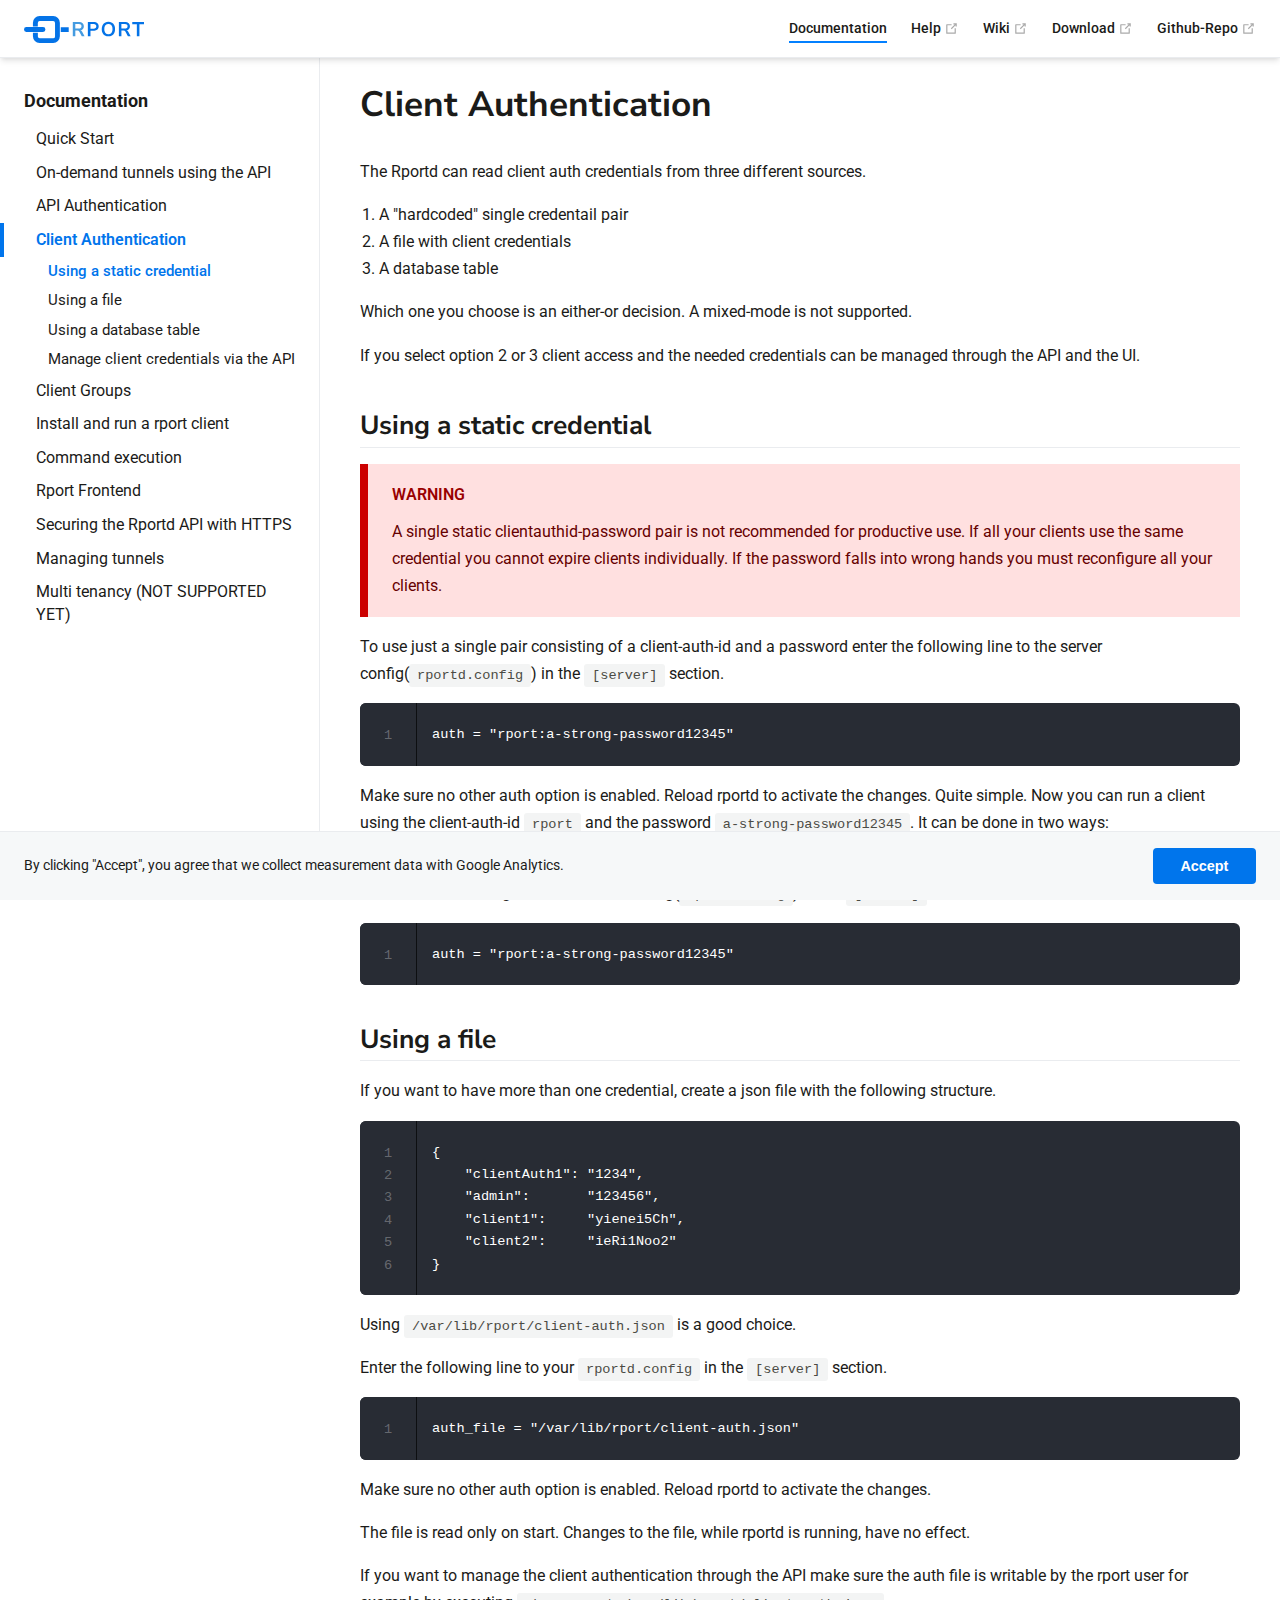
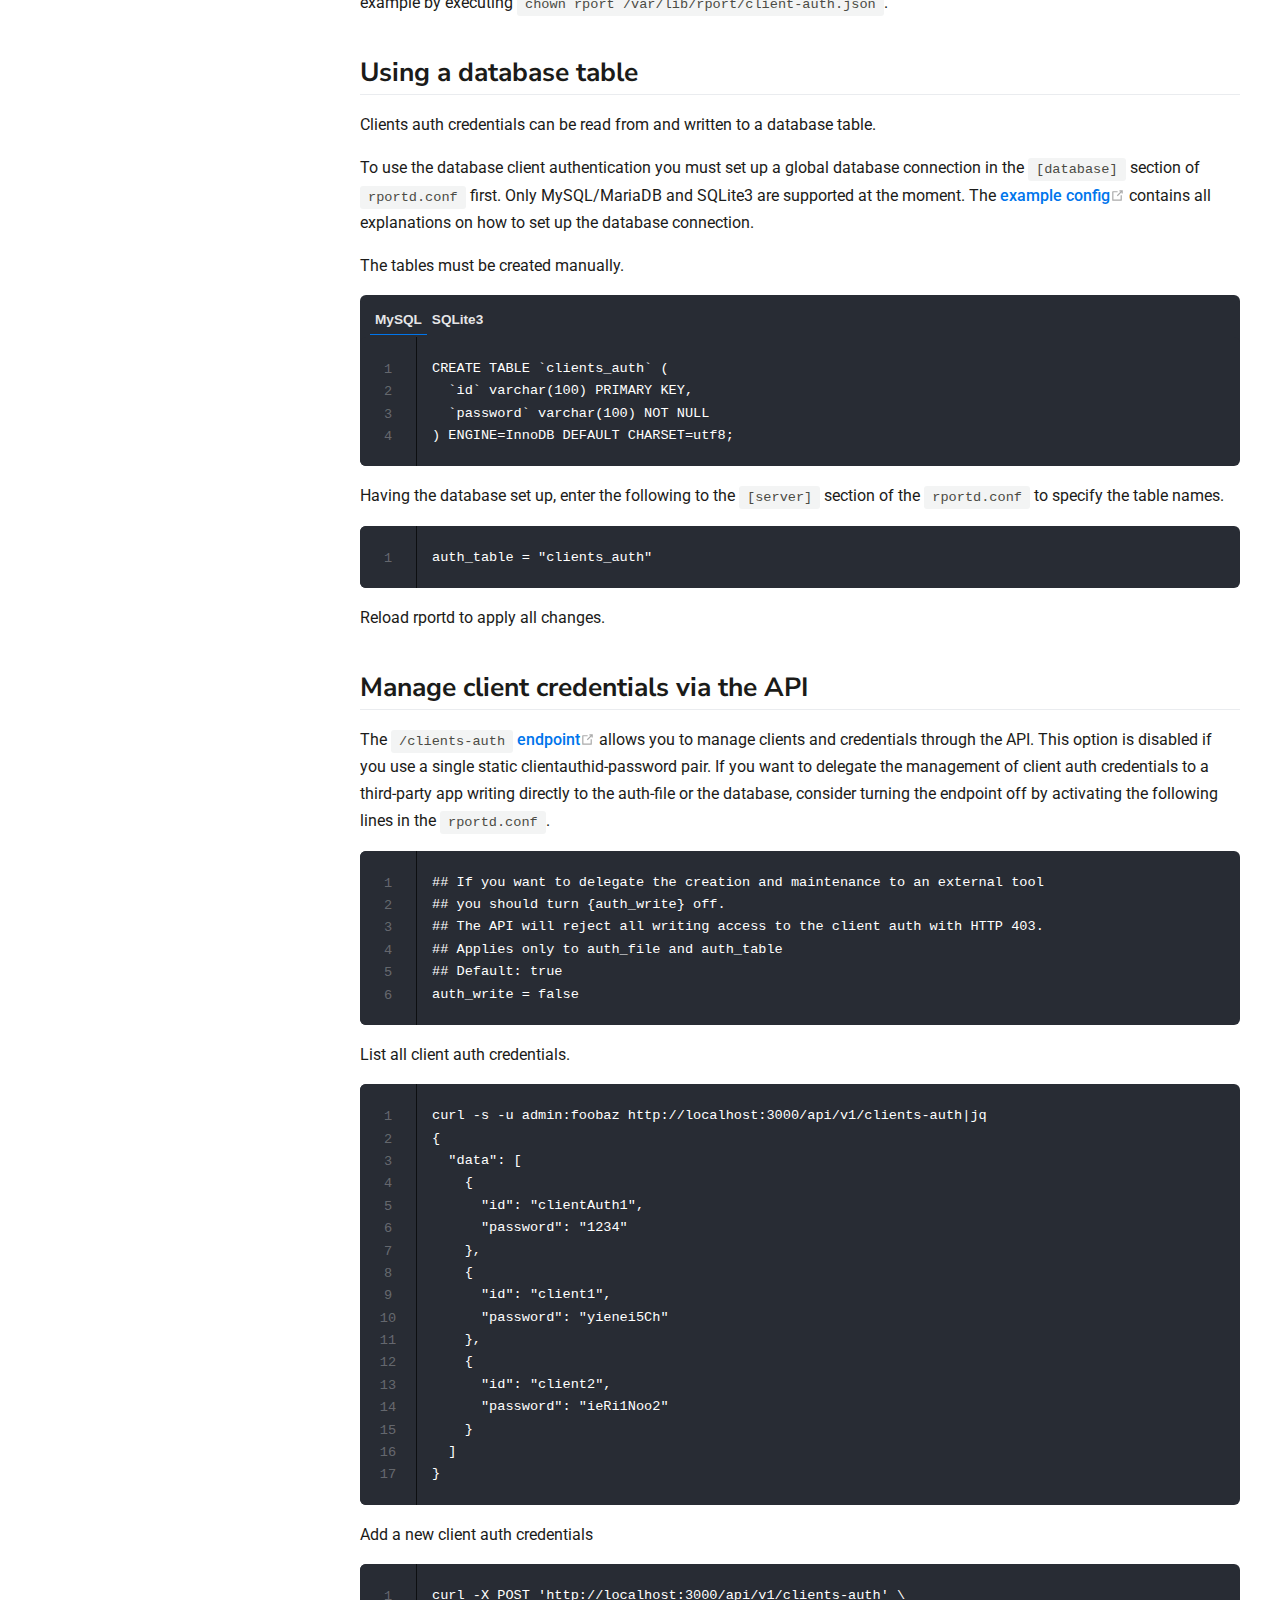
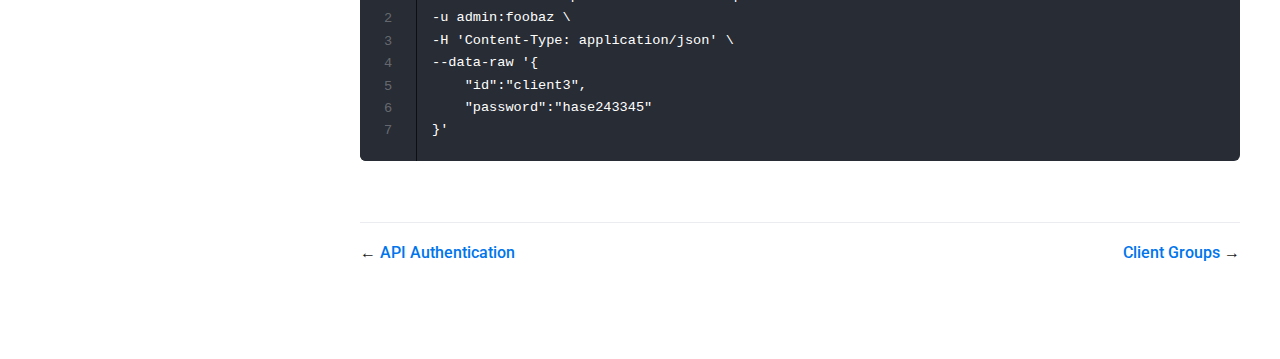
<file: docs/no03-client-auth.html>
<!DOCTYPE html>
<html lang="en-DE">
  <head>
    <link rel="icon" type="image/png" sizes="16x16" href="/favicon/favicon-16x16.png"><link rel="icon" type="image/png" sizes="32x32" href="/favicon/favicon-32x32.png"><link rel="manifest" href="/favicon/site.webmanifest"><meta name="application-name" content="docs"><meta name="apple-mobile-web-app-title" content="docs"><meta name="apple-mobile-web-app-status-bar-style" content="black"><link rel="apple-touch-icon" href="/favicon/apple-touch-icon.png"><meta name="msapplication-TileColor" content="#0075ec"><meta name="theme-color" content="#0075ec"><title>Client Authentication | rport</title><meta name="description" content="Rport helps you to manage your remote servers without the hassle of VPNs, chained SSH connections, jump-hosts, or the use of commercial tools like TeamViewer and its clones."><meta charset="utf-8"><meta name="viewport" content="width=device-width,initial-scale=1"><meta name="generator" content="VuePress 2.0.0-beta.6">
    <link rel="preload" href="/assets/js/runtime~app.7377af8b.js" as="script"><link rel="preload" href="/assets/css/styles.11e0e726.css" as="style"><link rel="preload" href="/assets/js/101.b17c34eb.js" as="script"><link rel="preload" href="/assets/js/app.3ad03ed8.js" as="script">
    <link rel="stylesheet" href="/assets/css/styles.11e0e726.css">
  </head>
  <body>
    <div id="app"><!--[--><div class="theme-container"><header class="navbar"><div class="toggle-sidebar-button"><svg class="icon" xmlns="http://www.w3.org/2000/svg" aria-hidden="true" role="img" viewBox="0 0 448 512"><path fill="currentColor" d="M436 124H12c-6.627 0-12-5.373-12-12V80c0-6.627 5.373-12 12-12h424c6.627 0 12 5.373 12 12v32c0 6.627-5.373 12-12 12zm0 160H12c-6.627 0-12-5.373-12-12v-32c0-6.627 5.373-12 12-12h424c6.627 0 12 5.373 12 12v32c0 6.627-5.373 12-12 12zm0 160H12c-6.627 0-12-5.373-12-12v-32c0-6.627 5.373-12 12-12h424c6.627 0 12 5.373 12 12v32c0 6.627-5.373 12-12 12z" class=""></path></svg></div><span><a href="/" class=""><img class="logo" src="/logo/rport-img-text.svg" alt="rport"><span class="site-name can-hide">rport</span></a></span><div class="navbar-links-wrapper" style=""><!--[--><!--]--><nav class="navbar-links can-hide"><!--[--><div class="navbar-links-item"><a href="/docs/" class="nav-link router-link-active" aria-label="Documentation"><!--[--><!--]--> Documentation <!--[--><!--]--></a></div><div class="navbar-links-item"><a class="nav-link external" href="https://github.com/cloudradar-monitoring/rport/discussions" rel="noopener noreferrer" target="_blank" aria-label="Help"><!--[--><!--]--> Help <span><svg class="icon outbound" xmlns="http://www.w3.org/2000/svg" ariahidden="true" focusable="false" x="0px" y="0px" viewbox="0 0 100 100" width="15" height="15"><path fill="currentColor" d="M18.8,85.1h56l0,0c2.2,0,4-1.8,4-4v-32h-8v28h-48v-48h28v-8h-32l0,0c-2.2,0-4,1.8-4,4v56C14.8,83.3,16.6,85.1,18.8,85.1z"></path><polygon fill="currentColor" points="45.7,48.7 51.3,54.3 77.2,28.5 77.2,37.2 85.2,37.2 85.2,14.9 62.8,14.9 62.8,22.9 71.5,22.9"></polygon></svg><!--[--><span class="sr-only">open in new window</span><!--]--></span><!--[--><!--]--></a></div><div class="navbar-links-item"><a class="nav-link external" href="https://github.com/cloudradar-monitoring/rport/wiki" rel="noopener noreferrer" target="_blank" aria-label="Wiki"><!--[--><!--]--> Wiki <span><svg class="icon outbound" xmlns="http://www.w3.org/2000/svg" ariahidden="true" focusable="false" x="0px" y="0px" viewbox="0 0 100 100" width="15" height="15"><path fill="currentColor" d="M18.8,85.1h56l0,0c2.2,0,4-1.8,4-4v-32h-8v28h-48v-48h28v-8h-32l0,0c-2.2,0-4,1.8-4,4v56C14.8,83.3,16.6,85.1,18.8,85.1z"></path><polygon fill="currentColor" points="45.7,48.7 51.3,54.3 77.2,28.5 77.2,37.2 85.2,37.2 85.2,14.9 62.8,14.9 62.8,22.9 71.5,22.9"></polygon></svg><!--[--><span class="sr-only">open in new window</span><!--]--></span><!--[--><!--]--></a></div><div class="navbar-links-item"><a class="nav-link external" href="https://github.com/cloudradar-monitoring/rport/releases" rel="noopener noreferrer" target="_blank" aria-label="Download"><!--[--><!--]--> Download <span><svg class="icon outbound" xmlns="http://www.w3.org/2000/svg" ariahidden="true" focusable="false" x="0px" y="0px" viewbox="0 0 100 100" width="15" height="15"><path fill="currentColor" d="M18.8,85.1h56l0,0c2.2,0,4-1.8,4-4v-32h-8v28h-48v-48h28v-8h-32l0,0c-2.2,0-4,1.8-4,4v56C14.8,83.3,16.6,85.1,18.8,85.1z"></path><polygon fill="currentColor" points="45.7,48.7 51.3,54.3 77.2,28.5 77.2,37.2 85.2,37.2 85.2,14.9 62.8,14.9 62.8,22.9 71.5,22.9"></polygon></svg><!--[--><span class="sr-only">open in new window</span><!--]--></span><!--[--><!--]--></a></div><div class="navbar-links-item"><a class="nav-link external" href="https://github.com/cloudradar-monitoring/rport" rel="noopener noreferrer" target="_blank" aria-label="Github-Repo"><!--[--><!--]--> Github-Repo <span><svg class="icon outbound" xmlns="http://www.w3.org/2000/svg" ariahidden="true" focusable="false" x="0px" y="0px" viewbox="0 0 100 100" width="15" height="15"><path fill="currentColor" d="M18.8,85.1h56l0,0c2.2,0,4-1.8,4-4v-32h-8v28h-48v-48h28v-8h-32l0,0c-2.2,0-4,1.8-4,4v56C14.8,83.3,16.6,85.1,18.8,85.1z"></path><polygon fill="currentColor" points="45.7,48.7 51.3,54.3 77.2,28.5 77.2,37.2 85.2,37.2 85.2,14.9 62.8,14.9 62.8,22.9 71.5,22.9"></polygon></svg><!--[--><span class="sr-only">open in new window</span><!--]--></span><!--[--><!--]--></a></div><!--]--></nav><!--[--><!--]--><!----></div></header><div class="sidebar-mask"></div><aside class="sidebar"><nav class="navbar-links"><!--[--><div class="navbar-links-item"><a href="/docs/" class="nav-link router-link-active" aria-label="Documentation"><!--[--><!--]--> Documentation <!--[--><!--]--></a></div><div class="navbar-links-item"><a class="nav-link external" href="https://github.com/cloudradar-monitoring/rport/discussions" rel="noopener noreferrer" target="_blank" aria-label="Help"><!--[--><!--]--> Help <span><svg class="icon outbound" xmlns="http://www.w3.org/2000/svg" ariahidden="true" focusable="false" x="0px" y="0px" viewbox="0 0 100 100" width="15" height="15"><path fill="currentColor" d="M18.8,85.1h56l0,0c2.2,0,4-1.8,4-4v-32h-8v28h-48v-48h28v-8h-32l0,0c-2.2,0-4,1.8-4,4v56C14.8,83.3,16.6,85.1,18.8,85.1z"></path><polygon fill="currentColor" points="45.7,48.7 51.3,54.3 77.2,28.5 77.2,37.2 85.2,37.2 85.2,14.9 62.8,14.9 62.8,22.9 71.5,22.9"></polygon></svg><!--[--><span class="sr-only">open in new window</span><!--]--></span><!--[--><!--]--></a></div><div class="navbar-links-item"><a class="nav-link external" href="https://github.com/cloudradar-monitoring/rport/wiki" rel="noopener noreferrer" target="_blank" aria-label="Wiki"><!--[--><!--]--> Wiki <span><svg class="icon outbound" xmlns="http://www.w3.org/2000/svg" ariahidden="true" focusable="false" x="0px" y="0px" viewbox="0 0 100 100" width="15" height="15"><path fill="currentColor" d="M18.8,85.1h56l0,0c2.2,0,4-1.8,4-4v-32h-8v28h-48v-48h28v-8h-32l0,0c-2.2,0-4,1.8-4,4v56C14.8,83.3,16.6,85.1,18.8,85.1z"></path><polygon fill="currentColor" points="45.7,48.7 51.3,54.3 77.2,28.5 77.2,37.2 85.2,37.2 85.2,14.9 62.8,14.9 62.8,22.9 71.5,22.9"></polygon></svg><!--[--><span class="sr-only">open in new window</span><!--]--></span><!--[--><!--]--></a></div><div class="navbar-links-item"><a class="nav-link external" href="https://github.com/cloudradar-monitoring/rport/releases" rel="noopener noreferrer" target="_blank" aria-label="Download"><!--[--><!--]--> Download <span><svg class="icon outbound" xmlns="http://www.w3.org/2000/svg" ariahidden="true" focusable="false" x="0px" y="0px" viewbox="0 0 100 100" width="15" height="15"><path fill="currentColor" d="M18.8,85.1h56l0,0c2.2,0,4-1.8,4-4v-32h-8v28h-48v-48h28v-8h-32l0,0c-2.2,0-4,1.8-4,4v56C14.8,83.3,16.6,85.1,18.8,85.1z"></path><polygon fill="currentColor" points="45.7,48.7 51.3,54.3 77.2,28.5 77.2,37.2 85.2,37.2 85.2,14.9 62.8,14.9 62.8,22.9 71.5,22.9"></polygon></svg><!--[--><span class="sr-only">open in new window</span><!--]--></span><!--[--><!--]--></a></div><div class="navbar-links-item"><a class="nav-link external" href="https://github.com/cloudradar-monitoring/rport" rel="noopener noreferrer" target="_blank" aria-label="Github-Repo"><!--[--><!--]--> Github-Repo <span><svg class="icon outbound" xmlns="http://www.w3.org/2000/svg" ariahidden="true" focusable="false" x="0px" y="0px" viewbox="0 0 100 100" width="15" height="15"><path fill="currentColor" d="M18.8,85.1h56l0,0c2.2,0,4-1.8,4-4v-32h-8v28h-48v-48h28v-8h-32l0,0c-2.2,0-4,1.8-4,4v56C14.8,83.3,16.6,85.1,18.8,85.1z"></path><polygon fill="currentColor" points="45.7,48.7 51.3,54.3 77.2,28.5 77.2,37.2 85.2,37.2 85.2,14.9 62.8,14.9 62.8,22.9 71.5,22.9"></polygon></svg><!--[--><span class="sr-only">open in new window</span><!--]--></span><!--[--><!--]--></a></div><!--]--></nav><!--[--><!--]--><ul class="sidebar-links"><!--[--><!--[--><section class="sidebar-group"><p class="sidebar-heading active">Documentation</p><ul class=""><li><!--[--><a href="/docs/" class="nav-link router-link-active sidebar-link" aria-label="Quick Start"><!--[--><!--]--> Quick Start <!--[--><!--]--></a><!----><!--]--></li><li><!--[--><a href="/docs/no01-on-demand-tunnels.html" class="nav-link sidebar-link" aria-label="On-demand tunnels using the API"><!--[--><!--]--> On-demand tunnels using the API <!--[--><!--]--></a><!----><!--]--></li><li><!--[--><a href="/docs/no02-api-auth.html" class="nav-link sidebar-link" aria-label="API Authentication"><!--[--><!--]--> API Authentication <!--[--><!--]--></a><!----><!--]--></li><li><!--[--><a aria-current="page" href="/docs/no03-client-auth.html" class="router-link-active router-link-exact-active nav-link router-link-active sidebar-link active" aria-label="Client Authentication"><!--[--><!--]--> Client Authentication <!--[--><!--]--></a><ul class="sidebar-sub-headers"><li><!--[--><a aria-current="page" href="/docs/no03-client-auth.html#using-a-static-credential" class="router-link-active router-link-exact-active nav-link sidebar-link" aria-label="Using a static credential"><!--[--><!--]--> Using a static credential <!--[--><!--]--></a><!----><!--]--></li><li><!--[--><a aria-current="page" href="/docs/no03-client-auth.html#using-a-file" class="router-link-active router-link-exact-active nav-link sidebar-link" aria-label="Using a file"><!--[--><!--]--> Using a file <!--[--><!--]--></a><!----><!--]--></li><li><!--[--><a aria-current="page" href="/docs/no03-client-auth.html#using-a-database-table" class="router-link-active router-link-exact-active nav-link sidebar-link" aria-label="Using a database table"><!--[--><!--]--> Using a database table <!--[--><!--]--></a><!----><!--]--></li><li><!--[--><a aria-current="page" href="/docs/no03-client-auth.html#manage-client-credentials-via-the-api" class="router-link-active router-link-exact-active nav-link sidebar-link" aria-label="Manage client credentials via the API"><!--[--><!--]--> Manage client credentials via the API <!--[--><!--]--></a><!----><!--]--></li></ul><!--]--></li><li><!--[--><a href="/docs/no04-client-groups.html" class="nav-link sidebar-link" aria-label="Client Groups"><!--[--><!--]--> Client Groups <!--[--><!--]--></a><!----><!--]--></li><li><!--[--><a href="/docs/no05-client-on-other-os.html" class="nav-link sidebar-link" aria-label="Install and run a rport client"><!--[--><!--]--> Install and run a rport client <!--[--><!--]--></a><!----><!--]--></li><li><!--[--><a href="/docs/no06-command-execution.html" class="nav-link sidebar-link" aria-label="Command execution"><!--[--><!--]--> Command execution <!--[--><!--]--></a><!----><!--]--></li><li><!--[--><a href="/docs/no07-frontend.html" class="nav-link sidebar-link" aria-label="Rport Frontend"><!--[--><!--]--> Rport Frontend <!--[--><!--]--></a><!----><!--]--></li><li><!--[--><a href="/docs/no08-https-howto.html" class="nav-link sidebar-link" aria-label="Securing the Rportd API with HTTPS"><!--[--><!--]--> Securing the Rportd API with HTTPS <!--[--><!--]--></a><!----><!--]--></li><li><!--[--><a href="/docs/no09-managing-tunnels.html" class="nav-link sidebar-link" aria-label="Managing tunnels"><!--[--><!--]--> Managing tunnels <!--[--><!--]--></a><!----><!--]--></li><li><!--[--><a href="/docs/no10-multi-tenancy.html" class="nav-link sidebar-link" aria-label="Multi tenancy (NOT SUPPORTED YET)"><!--[--><!--]--> Multi tenancy (NOT SUPPORTED YET) <!--[--><!--]--></a><!----><!--]--></li></ul></section><!--]--><!--]--></ul><!--[--><!--]--></aside><main class="page"><!--[--><!--]--><div class="theme-default-content"><!--[--><h1 id="client-authentication"><a class="header-anchor" href="#client-authentication">#</a> Client Authentication</h1><p>The Rportd can read client auth credentials from three different sources.</p><ol><li>A &quot;hardcoded&quot; single credentail pair</li><li>A file with client credentials</li><li>A database table</li></ol><p>Which one you choose is an either-or decision. A mixed-mode is not supported.</p><p>If you select option 2 or 3 client access and the needed credentials can be managed through the API and the UI.</p><h2 id="using-a-static-credential"><a class="header-anchor" href="#using-a-static-credential">#</a> Using a static credential</h2><div class="custom-container danger"><p class="custom-container-title">WARNING</p><p>A single static clientauthid-password pair is not recommended for productive use. If all your clients use the same credential you cannot expire clients individually. If the password falls into wrong hands you must reconfigure all your clients.</p></div><p>To use just a single pair consisting of a client-auth-id and a password enter the following line to the server config(<code>rportd.config</code>) in the <code>[server]</code> section.</p><div class="language-text ext-text line-numbers-mode"><pre class="language-text"><code>auth = &quot;rport:a-strong-password12345&quot;
</code></pre><div class="line-numbers"><span class="line-number">1</span><br></div></div><p>Make sure no other auth option is enabled. Reload rportd to activate the changes. Quite simple. Now you can run a client using the client-auth-id <code>rport</code> and the password <code>a-strong-password12345</code>. It can be done in two ways:</p><ol><li>Use a command arg: <code>--auth rport:a-strong-password12345</code></li><li>Enter the following line to the client config(<code>rport.config</code>) in the <code>[client]</code> section.</li></ol><div class="language-text ext-text line-numbers-mode"><pre class="language-text"><code>auth = &quot;rport:a-strong-password12345&quot;
</code></pre><div class="line-numbers"><span class="line-number">1</span><br></div></div><h2 id="using-a-file"><a class="header-anchor" href="#using-a-file">#</a> Using a file</h2><p>If you want to have more than one credential, create a json file with the following structure.</p><div class="language-text ext-text line-numbers-mode"><pre class="language-text"><code>{
    &quot;clientAuth1&quot;: &quot;1234&quot;,
    &quot;admin&quot;:       &quot;123456&quot;,
    &quot;client1&quot;:     &quot;yienei5Ch&quot;,
    &quot;client2&quot;:     &quot;ieRi1Noo2&quot;
}
</code></pre><div class="line-numbers"><span class="line-number">1</span><br><span class="line-number">2</span><br><span class="line-number">3</span><br><span class="line-number">4</span><br><span class="line-number">5</span><br><span class="line-number">6</span><br></div></div><p>Using <code>/var/lib/rport/client-auth.json</code> is a good choice.</p><p>Enter the following line to your <code>rportd.config</code> in the <code>[server]</code> section.</p><div class="language-text ext-text line-numbers-mode"><pre class="language-text"><code>auth_file = &quot;/var/lib/rport/client-auth.json&quot;
</code></pre><div class="line-numbers"><span class="line-number">1</span><br></div></div><p>Make sure no other auth option is enabled. Reload rportd to activate the changes.</p><p>The file is read only on start. Changes to the file, while rportd is running, have no effect.</p><p>If you want to manage the client authentication through the API make sure the auth file is writable by the rport user for example by executing <code>chown rport /var/lib/rport/client-auth.json</code>.</p><h2 id="using-a-database-table"><a class="header-anchor" href="#using-a-database-table">#</a> Using a database table</h2><p>Clients auth credentials can be read from and written to a database table.</p><p>To use the database client authentication you must set up a global database connection in the <code>[database]</code> section of <code>rportd.conf</code> first. Only MySQL/MariaDB and SQLite3 are supported at the moment. The <a href="https://github.com/cloudradar-monitoring/rport/blob/master/rportd.example.conf" target="_blank" rel="noopener noreferrer">example config<span><svg class="icon outbound" xmlns="http://www.w3.org/2000/svg" ariahidden="true" focusable="false" x="0px" y="0px" viewbox="0 0 100 100" width="15" height="15"><path fill="currentColor" d="M18.8,85.1h56l0,0c2.2,0,4-1.8,4-4v-32h-8v28h-48v-48h28v-8h-32l0,0c-2.2,0-4,1.8-4,4v56C14.8,83.3,16.6,85.1,18.8,85.1z"></path><polygon fill="currentColor" points="45.7,48.7 51.3,54.3 77.2,28.5 77.2,37.2 85.2,37.2 85.2,14.9 62.8,14.9 62.8,22.9 71.5,22.9"></polygon></svg><!--[--><span class="sr-only">open in new window</span><!--]--></span></a> contains all explanations on how to set up the database connection.</p><p>The tables must be created manually.</p><div class="code-group"><div class="code-group__nav"><ul class="code-group__ul"><li class="code-group__li"><button class="code-group__nav-tab code-group__nav-tab-active">MySQL</button></li><li class="code-group__li"><button class="code-group__nav-tab">SQLite3</button></li></ul></div><!--[--><div class="code-group-item"><!--[--><div class="language-mysql ext-mysql line-numbers-mode"><pre class="language-mysql"><code>CREATE TABLE `clients_auth` (
  `id` varchar(100) PRIMARY KEY,
  `password` varchar(100) NOT NULL
) ENGINE=InnoDB DEFAULT CHARSET=utf8;
</code></pre><div class="line-numbers"><span class="line-number">1</span><br><span class="line-number">2</span><br><span class="line-number">3</span><br><span class="line-number">4</span><br></div></div><!--]--></div><div class="code-group-item"><!--[--><div class="language-sqlite ext-sqlite line-numbers-mode"><pre class="language-sqlite"><code>CREATE TABLE `clients_auth` (
  `id` varchar(100) PRIMARY KEY,
  `password` varchar(100) NOT NULL
);
</code></pre><div class="line-numbers"><span class="line-number">1</span><br><span class="line-number">2</span><br><span class="line-number">3</span><br><span class="line-number">4</span><br></div></div><!--]--></div><!--]--></div><p>Having the database set up, enter the following to the <code>[server]</code> section of the <code>rportd.conf</code> to specify the table names.</p><div class="language-text ext-text line-numbers-mode"><pre class="language-text"><code>auth_table = &quot;clients_auth&quot;
</code></pre><div class="line-numbers"><span class="line-number">1</span><br></div></div><p>Reload rportd to apply all changes.</p><h2 id="manage-client-credentials-via-the-api"><a class="header-anchor" href="#manage-client-credentials-via-the-api">#</a> Manage client credentials via the API</h2><p>The <a href="https://petstore.swagger.io/?url=https://raw.githubusercontent.com/cloudradar-monitoring/rport/master/api-doc.yml#/Rport%20Client%20Auth%20Credentials" target="_blank" rel="noopener noreferrer"><code>/clients-auth</code> endpoint<span><svg class="icon outbound" xmlns="http://www.w3.org/2000/svg" ariahidden="true" focusable="false" x="0px" y="0px" viewbox="0 0 100 100" width="15" height="15"><path fill="currentColor" d="M18.8,85.1h56l0,0c2.2,0,4-1.8,4-4v-32h-8v28h-48v-48h28v-8h-32l0,0c-2.2,0-4,1.8-4,4v56C14.8,83.3,16.6,85.1,18.8,85.1z"></path><polygon fill="currentColor" points="45.7,48.7 51.3,54.3 77.2,28.5 77.2,37.2 85.2,37.2 85.2,14.9 62.8,14.9 62.8,22.9 71.5,22.9"></polygon></svg><!--[--><span class="sr-only">open in new window</span><!--]--></span></a> allows you to manage clients and credentials through the API. This option is disabled if you use a single static clientauthid-password pair. If you want to delegate the management of client auth credentials to a third-party app writing directly to the auth-file or the database, consider turning the endpoint off by activating the following lines in the <code>rportd.conf</code>.</p><div class="language-text ext-text line-numbers-mode"><pre class="language-text"><code>## If you want to delegate the creation and maintenance to an external tool
## you should turn {auth_write} off.
## The API will reject all writing access to the client auth with HTTP 403.
## Applies only to auth_file and auth_table
## Default: true
auth_write = false
</code></pre><div class="line-numbers"><span class="line-number">1</span><br><span class="line-number">2</span><br><span class="line-number">3</span><br><span class="line-number">4</span><br><span class="line-number">5</span><br><span class="line-number">6</span><br></div></div><p>List all client auth credentials.</p><div class="language-text ext-text line-numbers-mode"><pre class="language-text"><code>curl -s -u admin:foobaz http://localhost:3000/api/v1/clients-auth|jq
{
  &quot;data&quot;: [
    {
      &quot;id&quot;: &quot;clientAuth1&quot;,
      &quot;password&quot;: &quot;1234&quot;
    },
    {
      &quot;id&quot;: &quot;client1&quot;,
      &quot;password&quot;: &quot;yienei5Ch&quot;
    },
    {
      &quot;id&quot;: &quot;client2&quot;,
      &quot;password&quot;: &quot;ieRi1Noo2&quot;
    }
  ]
}
</code></pre><div class="line-numbers"><span class="line-number">1</span><br><span class="line-number">2</span><br><span class="line-number">3</span><br><span class="line-number">4</span><br><span class="line-number">5</span><br><span class="line-number">6</span><br><span class="line-number">7</span><br><span class="line-number">8</span><br><span class="line-number">9</span><br><span class="line-number">10</span><br><span class="line-number">11</span><br><span class="line-number">12</span><br><span class="line-number">13</span><br><span class="line-number">14</span><br><span class="line-number">15</span><br><span class="line-number">16</span><br><span class="line-number">17</span><br></div></div><p>Add a new client auth credentials</p><div class="language-text ext-text line-numbers-mode"><pre class="language-text"><code>curl -X POST &#39;http://localhost:3000/api/v1/clients-auth&#39; \
-u admin:foobaz \
-H &#39;Content-Type: application/json&#39; \
--data-raw &#39;{
    &quot;id&quot;:&quot;client3&quot;,
    &quot;password&quot;:&quot;hase243345&quot;
}&#39;
</code></pre><div class="line-numbers"><span class="line-number">1</span><br><span class="line-number">2</span><br><span class="line-number">3</span><br><span class="line-number">4</span><br><span class="line-number">5</span><br><span class="line-number">6</span><br><span class="line-number">7</span><br></div></div><!--]--></div><footer class="page-meta"><!----><!----><!----></footer><nav class="page-nav"><p class="inner"><span class="prev"> ← <a href="/docs/no02-api-auth.html" class="nav-link" aria-label="API Authentication"><!--[--><!--]--> API Authentication <!--[--><!--]--></a></span><span class="next"><a href="/docs/no04-client-groups.html" class="nav-link" aria-label="Client Groups"><!--[--><!--]--> Client Groups <!--[--><!--]--></a> → </span></p></nav><!--[--><!--]--></main></div><div class="ga-consent"><p> By clicking &quot;Accept&quot;, you agree that we collect measurement data with Google Analytics. </p><button type="button" class="button primary">Accept</button></div><!----><!--]--></div>
    <script src="/assets/js/runtime~app.7377af8b.js" defer></script><script src="/assets/js/101.b17c34eb.js" defer></script><script src="/assets/js/app.3ad03ed8.js" defer></script>
  </body>
</html>
</file>
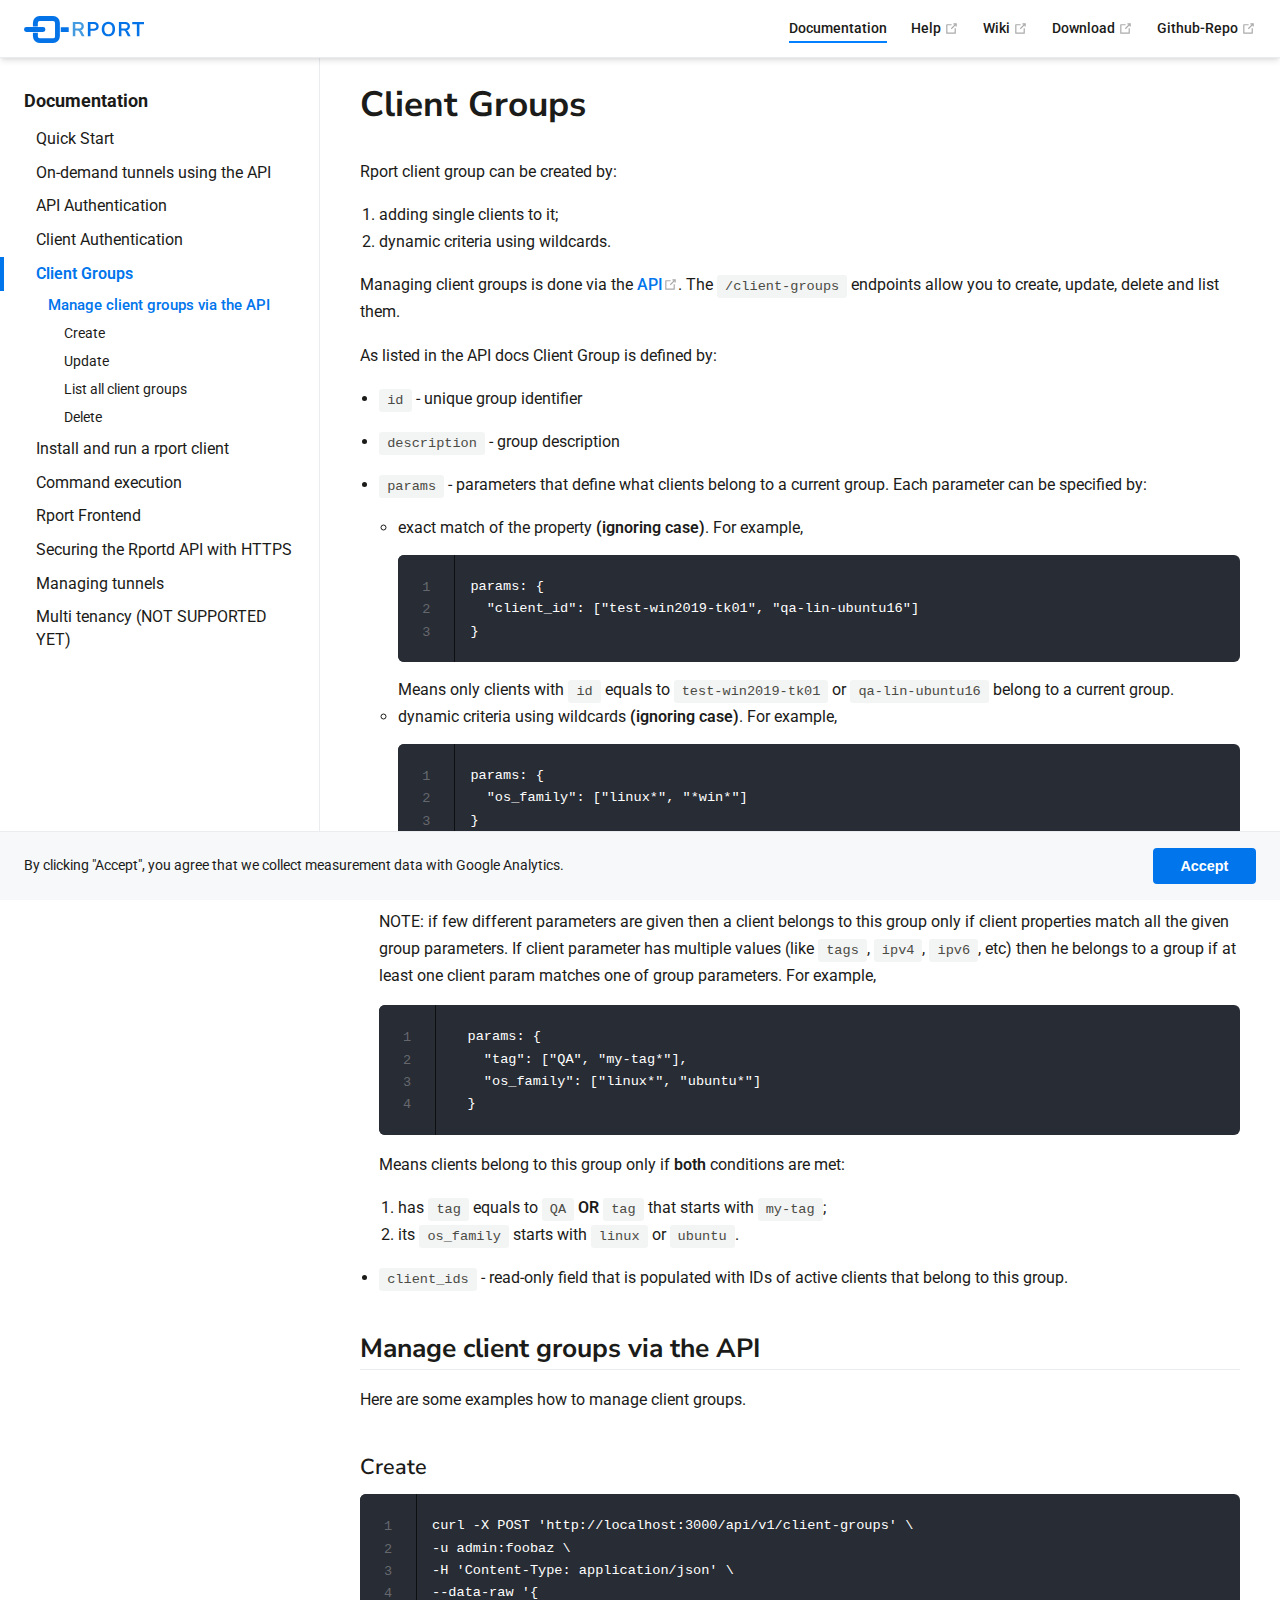
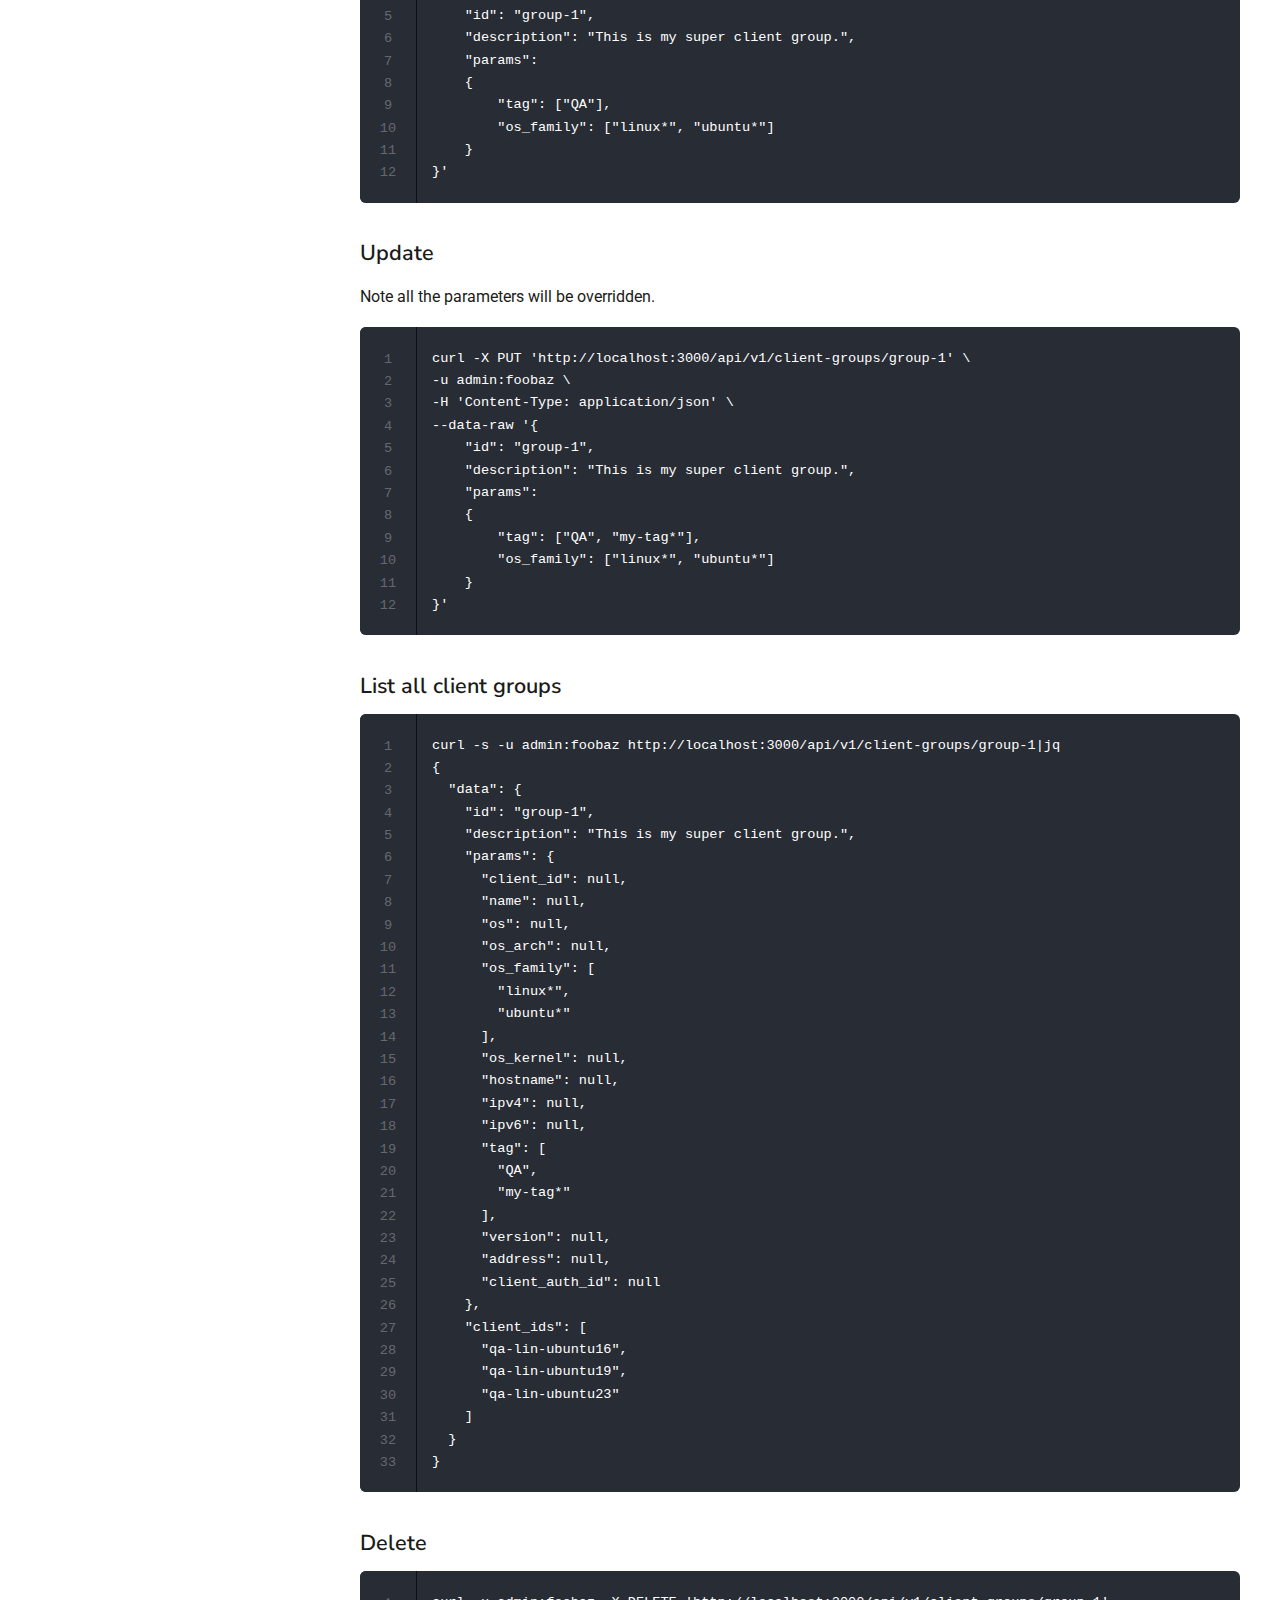
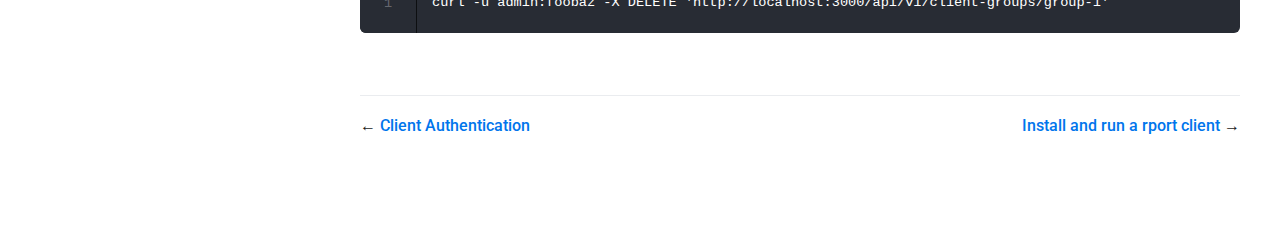
<file: docs/no04-client-groups.html>
<!DOCTYPE html>
<html lang="en-DE">
  <head>
    <link rel="icon" type="image/png" sizes="16x16" href="/favicon/favicon-16x16.png"><link rel="icon" type="image/png" sizes="32x32" href="/favicon/favicon-32x32.png"><link rel="manifest" href="/favicon/site.webmanifest"><meta name="application-name" content="docs"><meta name="apple-mobile-web-app-title" content="docs"><meta name="apple-mobile-web-app-status-bar-style" content="black"><link rel="apple-touch-icon" href="/favicon/apple-touch-icon.png"><meta name="msapplication-TileColor" content="#0075ec"><meta name="theme-color" content="#0075ec"><title>Client Groups | rport</title><meta name="description" content="Rport helps you to manage your remote servers without the hassle of VPNs, chained SSH connections, jump-hosts, or the use of commercial tools like TeamViewer and its clones."><meta charset="utf-8"><meta name="viewport" content="width=device-width,initial-scale=1"><meta name="generator" content="VuePress 2.0.0-beta.6">
    <link rel="preload" href="/assets/js/runtime~app.7377af8b.js" as="script"><link rel="preload" href="/assets/css/styles.11e0e726.css" as="style"><link rel="preload" href="/assets/js/101.b17c34eb.js" as="script"><link rel="preload" href="/assets/js/app.3ad03ed8.js" as="script">
    <link rel="stylesheet" href="/assets/css/styles.11e0e726.css">
  </head>
  <body>
    <div id="app"><!--[--><div class="theme-container"><header class="navbar"><div class="toggle-sidebar-button"><svg class="icon" xmlns="http://www.w3.org/2000/svg" aria-hidden="true" role="img" viewBox="0 0 448 512"><path fill="currentColor" d="M436 124H12c-6.627 0-12-5.373-12-12V80c0-6.627 5.373-12 12-12h424c6.627 0 12 5.373 12 12v32c0 6.627-5.373 12-12 12zm0 160H12c-6.627 0-12-5.373-12-12v-32c0-6.627 5.373-12 12-12h424c6.627 0 12 5.373 12 12v32c0 6.627-5.373 12-12 12zm0 160H12c-6.627 0-12-5.373-12-12v-32c0-6.627 5.373-12 12-12h424c6.627 0 12 5.373 12 12v32c0 6.627-5.373 12-12 12z" class=""></path></svg></div><span><a href="/" class=""><img class="logo" src="/logo/rport-img-text.svg" alt="rport"><span class="site-name can-hide">rport</span></a></span><div class="navbar-links-wrapper" style=""><!--[--><!--]--><nav class="navbar-links can-hide"><!--[--><div class="navbar-links-item"><a href="/docs/" class="nav-link router-link-active" aria-label="Documentation"><!--[--><!--]--> Documentation <!--[--><!--]--></a></div><div class="navbar-links-item"><a class="nav-link external" href="https://github.com/cloudradar-monitoring/rport/discussions" rel="noopener noreferrer" target="_blank" aria-label="Help"><!--[--><!--]--> Help <span><svg class="icon outbound" xmlns="http://www.w3.org/2000/svg" ariahidden="true" focusable="false" x="0px" y="0px" viewbox="0 0 100 100" width="15" height="15"><path fill="currentColor" d="M18.8,85.1h56l0,0c2.2,0,4-1.8,4-4v-32h-8v28h-48v-48h28v-8h-32l0,0c-2.2,0-4,1.8-4,4v56C14.8,83.3,16.6,85.1,18.8,85.1z"></path><polygon fill="currentColor" points="45.7,48.7 51.3,54.3 77.2,28.5 77.2,37.2 85.2,37.2 85.2,14.9 62.8,14.9 62.8,22.9 71.5,22.9"></polygon></svg><!--[--><span class="sr-only">open in new window</span><!--]--></span><!--[--><!--]--></a></div><div class="navbar-links-item"><a class="nav-link external" href="https://github.com/cloudradar-monitoring/rport/wiki" rel="noopener noreferrer" target="_blank" aria-label="Wiki"><!--[--><!--]--> Wiki <span><svg class="icon outbound" xmlns="http://www.w3.org/2000/svg" ariahidden="true" focusable="false" x="0px" y="0px" viewbox="0 0 100 100" width="15" height="15"><path fill="currentColor" d="M18.8,85.1h56l0,0c2.2,0,4-1.8,4-4v-32h-8v28h-48v-48h28v-8h-32l0,0c-2.2,0-4,1.8-4,4v56C14.8,83.3,16.6,85.1,18.8,85.1z"></path><polygon fill="currentColor" points="45.7,48.7 51.3,54.3 77.2,28.5 77.2,37.2 85.2,37.2 85.2,14.9 62.8,14.9 62.8,22.9 71.5,22.9"></polygon></svg><!--[--><span class="sr-only">open in new window</span><!--]--></span><!--[--><!--]--></a></div><div class="navbar-links-item"><a class="nav-link external" href="https://github.com/cloudradar-monitoring/rport/releases" rel="noopener noreferrer" target="_blank" aria-label="Download"><!--[--><!--]--> Download <span><svg class="icon outbound" xmlns="http://www.w3.org/2000/svg" ariahidden="true" focusable="false" x="0px" y="0px" viewbox="0 0 100 100" width="15" height="15"><path fill="currentColor" d="M18.8,85.1h56l0,0c2.2,0,4-1.8,4-4v-32h-8v28h-48v-48h28v-8h-32l0,0c-2.2,0-4,1.8-4,4v56C14.8,83.3,16.6,85.1,18.8,85.1z"></path><polygon fill="currentColor" points="45.7,48.7 51.3,54.3 77.2,28.5 77.2,37.2 85.2,37.2 85.2,14.9 62.8,14.9 62.8,22.9 71.5,22.9"></polygon></svg><!--[--><span class="sr-only">open in new window</span><!--]--></span><!--[--><!--]--></a></div><div class="navbar-links-item"><a class="nav-link external" href="https://github.com/cloudradar-monitoring/rport" rel="noopener noreferrer" target="_blank" aria-label="Github-Repo"><!--[--><!--]--> Github-Repo <span><svg class="icon outbound" xmlns="http://www.w3.org/2000/svg" ariahidden="true" focusable="false" x="0px" y="0px" viewbox="0 0 100 100" width="15" height="15"><path fill="currentColor" d="M18.8,85.1h56l0,0c2.2,0,4-1.8,4-4v-32h-8v28h-48v-48h28v-8h-32l0,0c-2.2,0-4,1.8-4,4v56C14.8,83.3,16.6,85.1,18.8,85.1z"></path><polygon fill="currentColor" points="45.7,48.7 51.3,54.3 77.2,28.5 77.2,37.2 85.2,37.2 85.2,14.9 62.8,14.9 62.8,22.9 71.5,22.9"></polygon></svg><!--[--><span class="sr-only">open in new window</span><!--]--></span><!--[--><!--]--></a></div><!--]--></nav><!--[--><!--]--><!----></div></header><div class="sidebar-mask"></div><aside class="sidebar"><nav class="navbar-links"><!--[--><div class="navbar-links-item"><a href="/docs/" class="nav-link router-link-active" aria-label="Documentation"><!--[--><!--]--> Documentation <!--[--><!--]--></a></div><div class="navbar-links-item"><a class="nav-link external" href="https://github.com/cloudradar-monitoring/rport/discussions" rel="noopener noreferrer" target="_blank" aria-label="Help"><!--[--><!--]--> Help <span><svg class="icon outbound" xmlns="http://www.w3.org/2000/svg" ariahidden="true" focusable="false" x="0px" y="0px" viewbox="0 0 100 100" width="15" height="15"><path fill="currentColor" d="M18.8,85.1h56l0,0c2.2,0,4-1.8,4-4v-32h-8v28h-48v-48h28v-8h-32l0,0c-2.2,0-4,1.8-4,4v56C14.8,83.3,16.6,85.1,18.8,85.1z"></path><polygon fill="currentColor" points="45.7,48.7 51.3,54.3 77.2,28.5 77.2,37.2 85.2,37.2 85.2,14.9 62.8,14.9 62.8,22.9 71.5,22.9"></polygon></svg><!--[--><span class="sr-only">open in new window</span><!--]--></span><!--[--><!--]--></a></div><div class="navbar-links-item"><a class="nav-link external" href="https://github.com/cloudradar-monitoring/rport/wiki" rel="noopener noreferrer" target="_blank" aria-label="Wiki"><!--[--><!--]--> Wiki <span><svg class="icon outbound" xmlns="http://www.w3.org/2000/svg" ariahidden="true" focusable="false" x="0px" y="0px" viewbox="0 0 100 100" width="15" height="15"><path fill="currentColor" d="M18.8,85.1h56l0,0c2.2,0,4-1.8,4-4v-32h-8v28h-48v-48h28v-8h-32l0,0c-2.2,0-4,1.8-4,4v56C14.8,83.3,16.6,85.1,18.8,85.1z"></path><polygon fill="currentColor" points="45.7,48.7 51.3,54.3 77.2,28.5 77.2,37.2 85.2,37.2 85.2,14.9 62.8,14.9 62.8,22.9 71.5,22.9"></polygon></svg><!--[--><span class="sr-only">open in new window</span><!--]--></span><!--[--><!--]--></a></div><div class="navbar-links-item"><a class="nav-link external" href="https://github.com/cloudradar-monitoring/rport/releases" rel="noopener noreferrer" target="_blank" aria-label="Download"><!--[--><!--]--> Download <span><svg class="icon outbound" xmlns="http://www.w3.org/2000/svg" ariahidden="true" focusable="false" x="0px" y="0px" viewbox="0 0 100 100" width="15" height="15"><path fill="currentColor" d="M18.8,85.1h56l0,0c2.2,0,4-1.8,4-4v-32h-8v28h-48v-48h28v-8h-32l0,0c-2.2,0-4,1.8-4,4v56C14.8,83.3,16.6,85.1,18.8,85.1z"></path><polygon fill="currentColor" points="45.7,48.7 51.3,54.3 77.2,28.5 77.2,37.2 85.2,37.2 85.2,14.9 62.8,14.9 62.8,22.9 71.5,22.9"></polygon></svg><!--[--><span class="sr-only">open in new window</span><!--]--></span><!--[--><!--]--></a></div><div class="navbar-links-item"><a class="nav-link external" href="https://github.com/cloudradar-monitoring/rport" rel="noopener noreferrer" target="_blank" aria-label="Github-Repo"><!--[--><!--]--> Github-Repo <span><svg class="icon outbound" xmlns="http://www.w3.org/2000/svg" ariahidden="true" focusable="false" x="0px" y="0px" viewbox="0 0 100 100" width="15" height="15"><path fill="currentColor" d="M18.8,85.1h56l0,0c2.2,0,4-1.8,4-4v-32h-8v28h-48v-48h28v-8h-32l0,0c-2.2,0-4,1.8-4,4v56C14.8,83.3,16.6,85.1,18.8,85.1z"></path><polygon fill="currentColor" points="45.7,48.7 51.3,54.3 77.2,28.5 77.2,37.2 85.2,37.2 85.2,14.9 62.8,14.9 62.8,22.9 71.5,22.9"></polygon></svg><!--[--><span class="sr-only">open in new window</span><!--]--></span><!--[--><!--]--></a></div><!--]--></nav><!--[--><!--]--><ul class="sidebar-links"><!--[--><!--[--><section class="sidebar-group"><p class="sidebar-heading active">Documentation</p><ul class=""><li><!--[--><a href="/docs/" class="nav-link router-link-active sidebar-link" aria-label="Quick Start"><!--[--><!--]--> Quick Start <!--[--><!--]--></a><!----><!--]--></li><li><!--[--><a href="/docs/no01-on-demand-tunnels.html" class="nav-link sidebar-link" aria-label="On-demand tunnels using the API"><!--[--><!--]--> On-demand tunnels using the API <!--[--><!--]--></a><!----><!--]--></li><li><!--[--><a href="/docs/no02-api-auth.html" class="nav-link sidebar-link" aria-label="API Authentication"><!--[--><!--]--> API Authentication <!--[--><!--]--></a><!----><!--]--></li><li><!--[--><a href="/docs/no03-client-auth.html" class="nav-link sidebar-link" aria-label="Client Authentication"><!--[--><!--]--> Client Authentication <!--[--><!--]--></a><!----><!--]--></li><li><!--[--><a aria-current="page" href="/docs/no04-client-groups.html" class="router-link-active router-link-exact-active nav-link router-link-active sidebar-link active" aria-label="Client Groups"><!--[--><!--]--> Client Groups <!--[--><!--]--></a><ul class="sidebar-sub-headers"><li><!--[--><a aria-current="page" href="/docs/no04-client-groups.html#manage-client-groups-via-the-api" class="router-link-active router-link-exact-active nav-link sidebar-link" aria-label="Manage client groups via the API"><!--[--><!--]--> Manage client groups via the API <!--[--><!--]--></a><ul class="sidebar-sub-headers"><li><!--[--><a aria-current="page" href="/docs/no04-client-groups.html#create" class="router-link-active router-link-exact-active nav-link sidebar-link" aria-label="Create"><!--[--><!--]--> Create <!--[--><!--]--></a><!----><!--]--></li><li><!--[--><a aria-current="page" href="/docs/no04-client-groups.html#update" class="router-link-active router-link-exact-active nav-link sidebar-link" aria-label="Update"><!--[--><!--]--> Update <!--[--><!--]--></a><!----><!--]--></li><li><!--[--><a aria-current="page" href="/docs/no04-client-groups.html#list-all-client-groups" class="router-link-active router-link-exact-active nav-link sidebar-link" aria-label="List all client groups"><!--[--><!--]--> List all client groups <!--[--><!--]--></a><!----><!--]--></li><li><!--[--><a aria-current="page" href="/docs/no04-client-groups.html#delete" class="router-link-active router-link-exact-active nav-link sidebar-link" aria-label="Delete"><!--[--><!--]--> Delete <!--[--><!--]--></a><!----><!--]--></li></ul><!--]--></li></ul><!--]--></li><li><!--[--><a href="/docs/no05-client-on-other-os.html" class="nav-link sidebar-link" aria-label="Install and run a rport client"><!--[--><!--]--> Install and run a rport client <!--[--><!--]--></a><!----><!--]--></li><li><!--[--><a href="/docs/no06-command-execution.html" class="nav-link sidebar-link" aria-label="Command execution"><!--[--><!--]--> Command execution <!--[--><!--]--></a><!----><!--]--></li><li><!--[--><a href="/docs/no07-frontend.html" class="nav-link sidebar-link" aria-label="Rport Frontend"><!--[--><!--]--> Rport Frontend <!--[--><!--]--></a><!----><!--]--></li><li><!--[--><a href="/docs/no08-https-howto.html" class="nav-link sidebar-link" aria-label="Securing the Rportd API with HTTPS"><!--[--><!--]--> Securing the Rportd API with HTTPS <!--[--><!--]--></a><!----><!--]--></li><li><!--[--><a href="/docs/no09-managing-tunnels.html" class="nav-link sidebar-link" aria-label="Managing tunnels"><!--[--><!--]--> Managing tunnels <!--[--><!--]--></a><!----><!--]--></li><li><!--[--><a href="/docs/no10-multi-tenancy.html" class="nav-link sidebar-link" aria-label="Multi tenancy (NOT SUPPORTED YET)"><!--[--><!--]--> Multi tenancy (NOT SUPPORTED YET) <!--[--><!--]--></a><!----><!--]--></li></ul></section><!--]--><!--]--></ul><!--[--><!--]--></aside><main class="page"><!--[--><!--]--><div class="theme-default-content"><!--[--><h1 id="client-groups"><a class="header-anchor" href="#client-groups">#</a> Client Groups</h1><p>Rport client group can be created by:</p><ol><li>adding single clients to it;</li><li>dynamic criteria using wildcards.</li></ol><p>Managing client groups is done via the <a href="https://petstore.swagger.io/?url=https://raw.githubusercontent.com/cloudradar-monitoring/rport/master/api-doc.yml#/Client%20Groups" target="_blank" rel="noopener noreferrer">API<span><svg class="icon outbound" xmlns="http://www.w3.org/2000/svg" ariahidden="true" focusable="false" x="0px" y="0px" viewbox="0 0 100 100" width="15" height="15"><path fill="currentColor" d="M18.8,85.1h56l0,0c2.2,0,4-1.8,4-4v-32h-8v28h-48v-48h28v-8h-32l0,0c-2.2,0-4,1.8-4,4v56C14.8,83.3,16.6,85.1,18.8,85.1z"></path><polygon fill="currentColor" points="45.7,48.7 51.3,54.3 77.2,28.5 77.2,37.2 85.2,37.2 85.2,14.9 62.8,14.9 62.8,22.9 71.5,22.9"></polygon></svg><!--[--><span class="sr-only">open in new window</span><!--]--></span></a>. The <code>/client-groups</code> endpoints allow you to create, update, delete and list them.</p><p>As listed in the API docs Client Group is defined by:</p><ul><li><p><code>id</code> - unique group identifier</p></li><li><p><code>description</code> - group description</p></li><li><p><code>params</code> - parameters that define what clients belong to a current group. Each parameter can be specified by:</p><ul><li>exact match of the property <strong>(ignoring case)</strong>. For example,<div class="language-text ext-text line-numbers-mode"><pre class="language-text"><code>params: {
  &quot;client_id&quot;: [&quot;test-win2019-tk01&quot;, &quot;qa-lin-ubuntu16&quot;]
}
</code></pre><div class="line-numbers"><span class="line-number">1</span><br><span class="line-number">2</span><br><span class="line-number">3</span><br></div></div>Means only clients with <code>id</code> equals to <code>test-win2019-tk01</code> or <code>qa-lin-ubuntu16</code> belong to a current group.</li><li>dynamic criteria using wildcards <strong>(ignoring case)</strong>. For example,<div class="language-text ext-text line-numbers-mode"><pre class="language-text"><code>params: {
  &quot;os_family&quot;: [&quot;linux*&quot;, &quot;*win*&quot;]
}
</code></pre><div class="line-numbers"><span class="line-number">1</span><br><span class="line-number">2</span><br><span class="line-number">3</span><br></div></div>Means all clients with <code>os_family</code> that starts with <code>linux</code> OR that contains <code>win</code> belong to a current group.</li></ul><p>NOTE: if few different parameters are given then a client belongs to this group only if client properties match all the given group parameters. If client parameter has multiple values (like <code>tags</code>, <code>ipv4</code>, <code>ipv6</code>, etc) then he belongs to a group if at least one client param matches one of group parameters. For example,</p><div class="language-text ext-text line-numbers-mode"><pre class="language-text"><code>  params: {
    &quot;tag&quot;: [&quot;QA&quot;, &quot;my-tag*&quot;],
    &quot;os_family&quot;: [&quot;linux*&quot;, &quot;ubuntu*&quot;]
  }
</code></pre><div class="line-numbers"><span class="line-number">1</span><br><span class="line-number">2</span><br><span class="line-number">3</span><br><span class="line-number">4</span><br></div></div><p>Means clients belong to this group only if <strong>both</strong> conditions are met:</p><ol><li>has <code>tag</code> equals to <code>QA</code> <strong>OR</strong> <code>tag</code> that starts with <code>my-tag</code>;</li><li>its <code>os_family</code> starts with <code>linux</code> or <code>ubuntu</code>.</li></ol></li><li><p><code>client_ids</code> - read-only field that is populated with IDs of active clients that belong to this group.</p></li></ul><h2 id="manage-client-groups-via-the-api"><a class="header-anchor" href="#manage-client-groups-via-the-api">#</a> Manage client groups via the API</h2><p>Here are some examples how to manage client groups.</p><h3 id="create"><a class="header-anchor" href="#create">#</a> Create</h3><div class="language-text ext-text line-numbers-mode"><pre class="language-text"><code>curl -X POST &#39;http://localhost:3000/api/v1/client-groups&#39; \
-u admin:foobaz \
-H &#39;Content-Type: application/json&#39; \
--data-raw &#39;{
    &quot;id&quot;: &quot;group-1&quot;,
    &quot;description&quot;: &quot;This is my super client group.&quot;,
    &quot;params&quot;:
    {
        &quot;tag&quot;: [&quot;QA&quot;],
        &quot;os_family&quot;: [&quot;linux*&quot;, &quot;ubuntu*&quot;]
    }
}&#39;
</code></pre><div class="line-numbers"><span class="line-number">1</span><br><span class="line-number">2</span><br><span class="line-number">3</span><br><span class="line-number">4</span><br><span class="line-number">5</span><br><span class="line-number">6</span><br><span class="line-number">7</span><br><span class="line-number">8</span><br><span class="line-number">9</span><br><span class="line-number">10</span><br><span class="line-number">11</span><br><span class="line-number">12</span><br></div></div><h3 id="update"><a class="header-anchor" href="#update">#</a> Update</h3><p>Note all the parameters will be overridden.</p><div class="language-text ext-text line-numbers-mode"><pre class="language-text"><code>curl -X PUT &#39;http://localhost:3000/api/v1/client-groups/group-1&#39; \
-u admin:foobaz \
-H &#39;Content-Type: application/json&#39; \
--data-raw &#39;{
    &quot;id&quot;: &quot;group-1&quot;,
    &quot;description&quot;: &quot;This is my super client group.&quot;,
    &quot;params&quot;:
    {
        &quot;tag&quot;: [&quot;QA&quot;, &quot;my-tag*&quot;],
        &quot;os_family&quot;: [&quot;linux*&quot;, &quot;ubuntu*&quot;]
    }
}&#39;
</code></pre><div class="line-numbers"><span class="line-number">1</span><br><span class="line-number">2</span><br><span class="line-number">3</span><br><span class="line-number">4</span><br><span class="line-number">5</span><br><span class="line-number">6</span><br><span class="line-number">7</span><br><span class="line-number">8</span><br><span class="line-number">9</span><br><span class="line-number">10</span><br><span class="line-number">11</span><br><span class="line-number">12</span><br></div></div><h3 id="list-all-client-groups"><a class="header-anchor" href="#list-all-client-groups">#</a> List all client groups</h3><div class="language-text ext-text line-numbers-mode"><pre class="language-text"><code>curl -s -u admin:foobaz http://localhost:3000/api/v1/client-groups/group-1|jq
{
  &quot;data&quot;: {
    &quot;id&quot;: &quot;group-1&quot;,
    &quot;description&quot;: &quot;This is my super client group.&quot;,
    &quot;params&quot;: {
      &quot;client_id&quot;: null,
      &quot;name&quot;: null,
      &quot;os&quot;: null,
      &quot;os_arch&quot;: null,
      &quot;os_family&quot;: [
        &quot;linux*&quot;,
        &quot;ubuntu*&quot;
      ],
      &quot;os_kernel&quot;: null,
      &quot;hostname&quot;: null,
      &quot;ipv4&quot;: null,
      &quot;ipv6&quot;: null,
      &quot;tag&quot;: [
        &quot;QA&quot;,
        &quot;my-tag*&quot;
      ],
      &quot;version&quot;: null,
      &quot;address&quot;: null,
      &quot;client_auth_id&quot;: null
    },
    &quot;client_ids&quot;: [
      &quot;qa-lin-ubuntu16&quot;,
      &quot;qa-lin-ubuntu19&quot;,
      &quot;qa-lin-ubuntu23&quot;
    ]
  }
}
</code></pre><div class="line-numbers"><span class="line-number">1</span><br><span class="line-number">2</span><br><span class="line-number">3</span><br><span class="line-number">4</span><br><span class="line-number">5</span><br><span class="line-number">6</span><br><span class="line-number">7</span><br><span class="line-number">8</span><br><span class="line-number">9</span><br><span class="line-number">10</span><br><span class="line-number">11</span><br><span class="line-number">12</span><br><span class="line-number">13</span><br><span class="line-number">14</span><br><span class="line-number">15</span><br><span class="line-number">16</span><br><span class="line-number">17</span><br><span class="line-number">18</span><br><span class="line-number">19</span><br><span class="line-number">20</span><br><span class="line-number">21</span><br><span class="line-number">22</span><br><span class="line-number">23</span><br><span class="line-number">24</span><br><span class="line-number">25</span><br><span class="line-number">26</span><br><span class="line-number">27</span><br><span class="line-number">28</span><br><span class="line-number">29</span><br><span class="line-number">30</span><br><span class="line-number">31</span><br><span class="line-number">32</span><br><span class="line-number">33</span><br></div></div><h3 id="delete"><a class="header-anchor" href="#delete">#</a> Delete</h3><div class="language-text ext-text line-numbers-mode"><pre class="language-text"><code>curl -u admin:foobaz -X DELETE &#39;http://localhost:3000/api/v1/client-groups/group-1&#39;
</code></pre><div class="line-numbers"><span class="line-number">1</span><br></div></div><!--]--></div><footer class="page-meta"><!----><!----><!----></footer><nav class="page-nav"><p class="inner"><span class="prev"> ← <a href="/docs/no03-client-auth.html" class="nav-link" aria-label="Client Authentication"><!--[--><!--]--> Client Authentication <!--[--><!--]--></a></span><span class="next"><a href="/docs/no05-client-on-other-os.html" class="nav-link" aria-label="Install and run a rport client"><!--[--><!--]--> Install and run a rport client <!--[--><!--]--></a> → </span></p></nav><!--[--><!--]--></main></div><div class="ga-consent"><p> By clicking &quot;Accept&quot;, you agree that we collect measurement data with Google Analytics. </p><button type="button" class="button primary">Accept</button></div><!----><!--]--></div>
    <script src="/assets/js/runtime~app.7377af8b.js" defer></script><script src="/assets/js/101.b17c34eb.js" defer></script><script src="/assets/js/app.3ad03ed8.js" defer></script>
  </body>
</html>
</file>
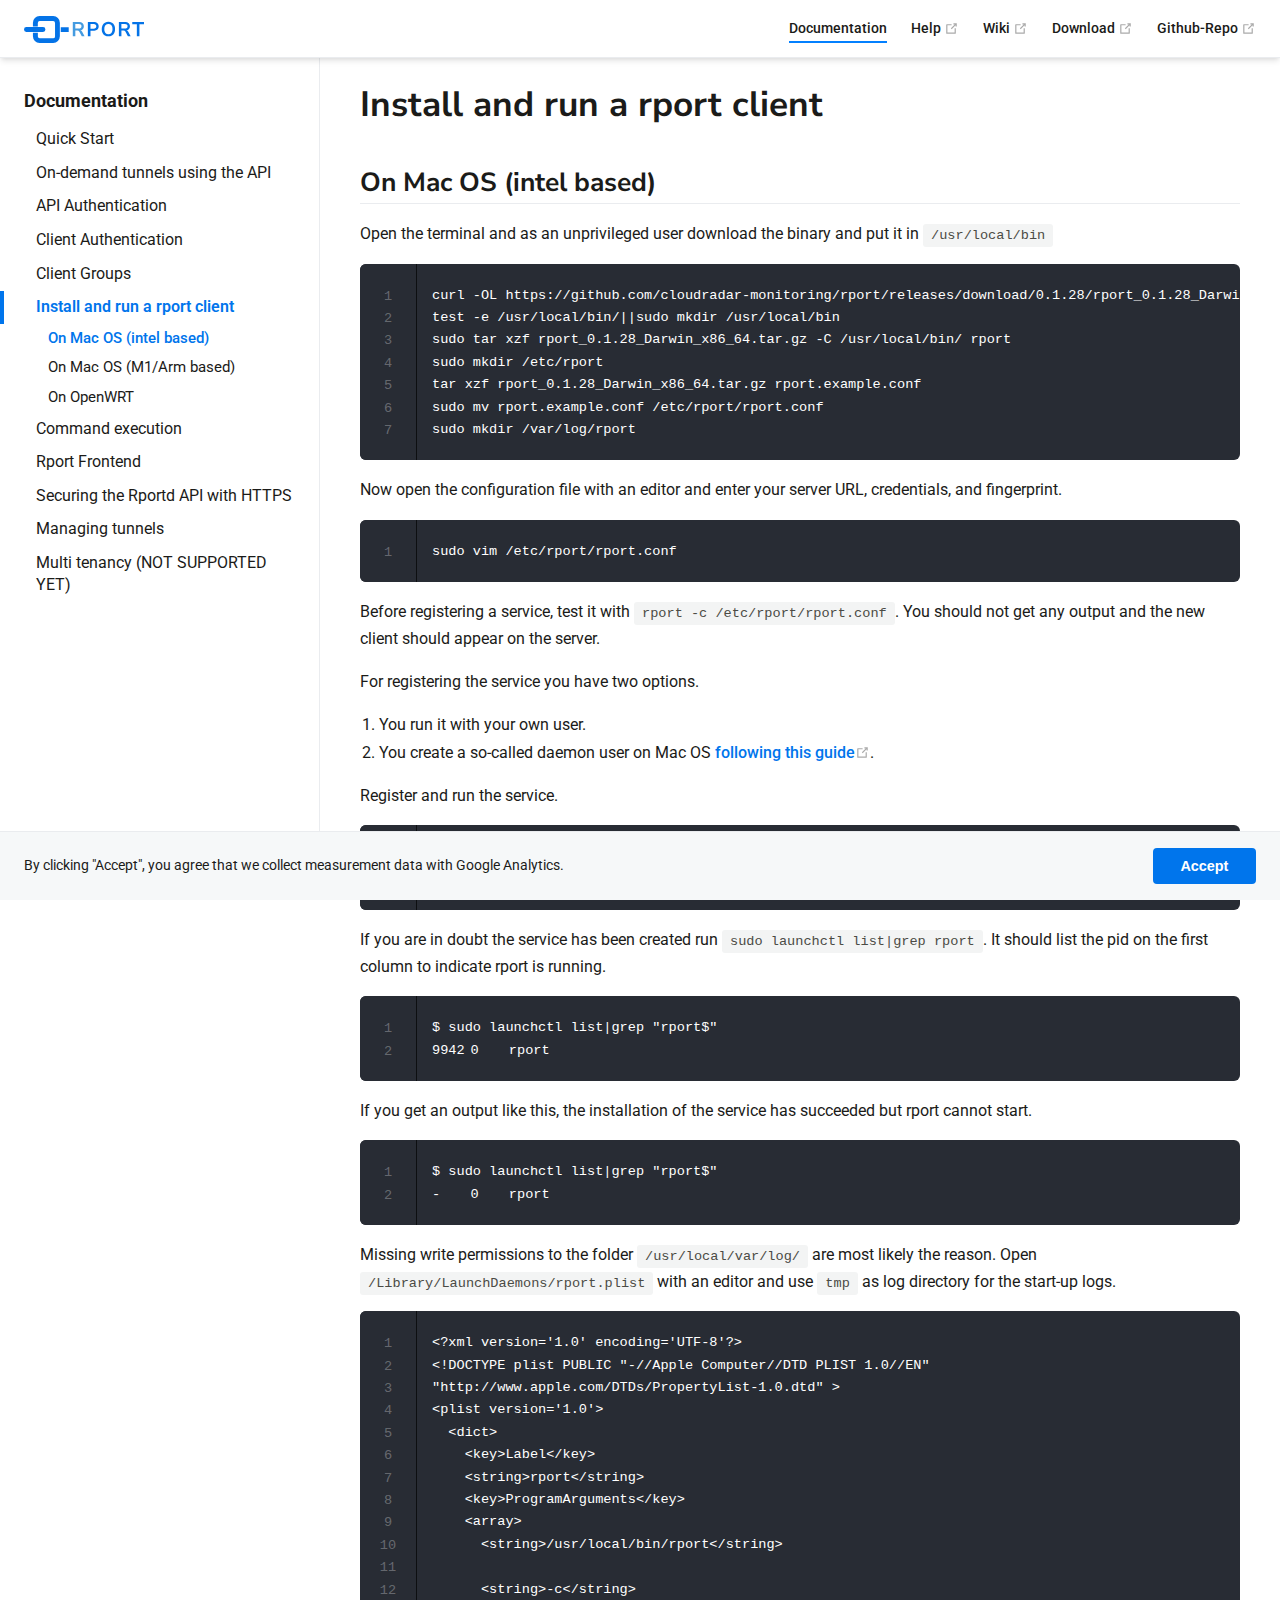
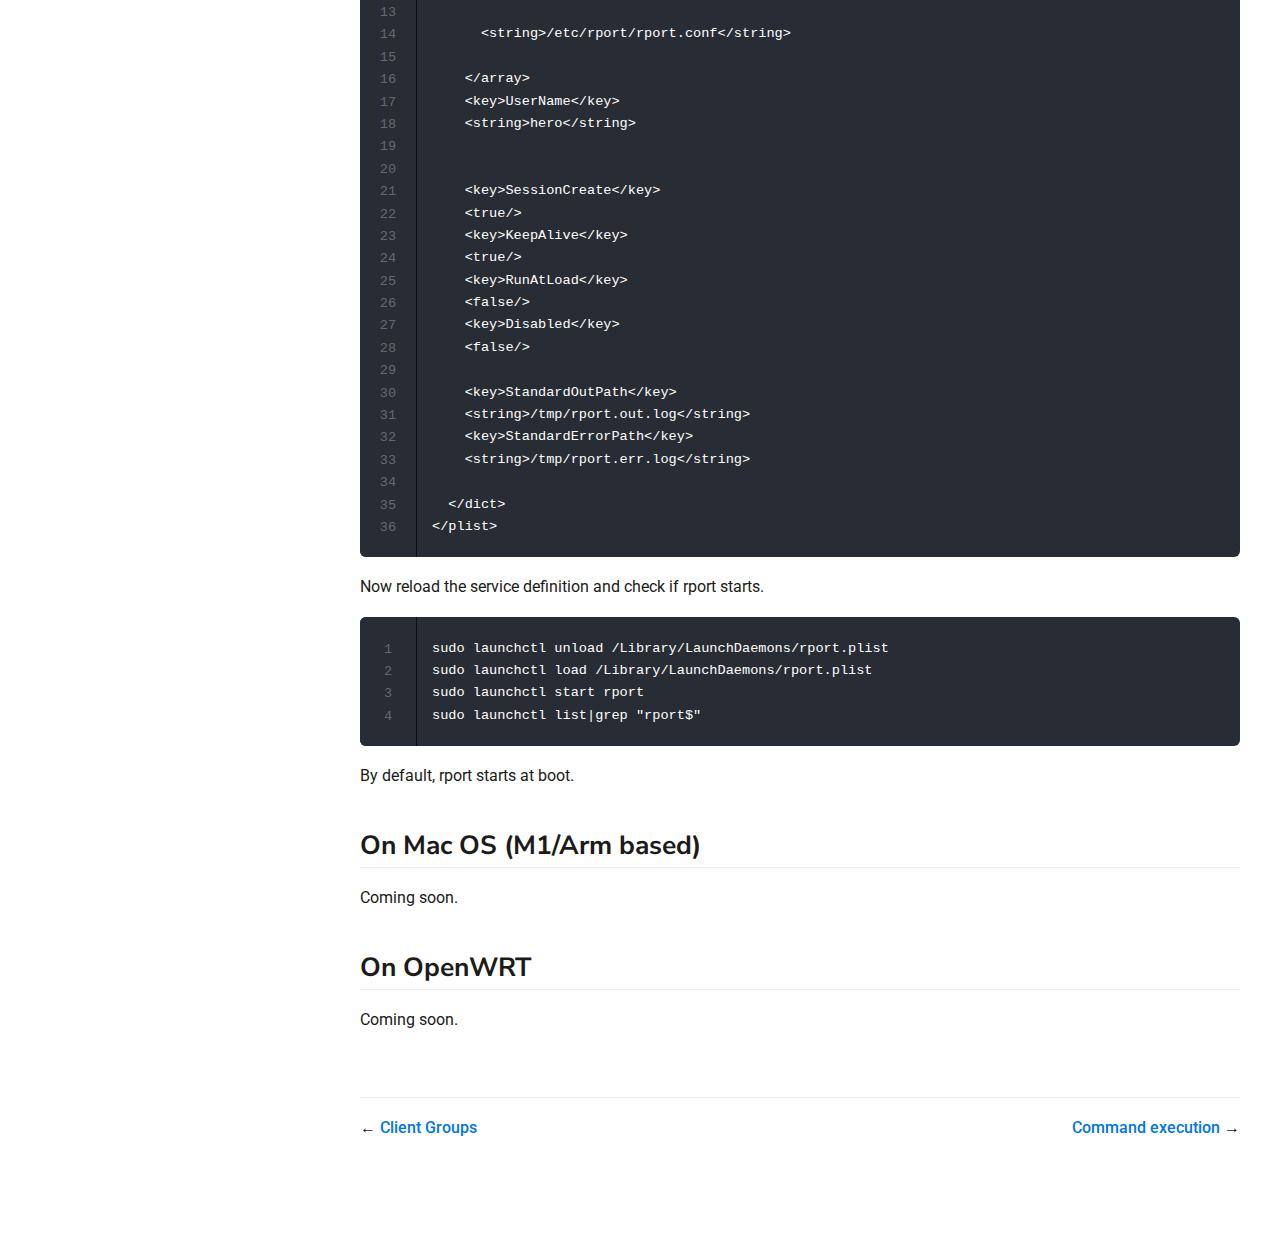
<file: docs/no05-client-on-other-os.html>
<!DOCTYPE html>
<html lang="en-DE">
  <head>
    <link rel="icon" type="image/png" sizes="16x16" href="/favicon/favicon-16x16.png"><link rel="icon" type="image/png" sizes="32x32" href="/favicon/favicon-32x32.png"><link rel="manifest" href="/favicon/site.webmanifest"><meta name="application-name" content="docs"><meta name="apple-mobile-web-app-title" content="docs"><meta name="apple-mobile-web-app-status-bar-style" content="black"><link rel="apple-touch-icon" href="/favicon/apple-touch-icon.png"><meta name="msapplication-TileColor" content="#0075ec"><meta name="theme-color" content="#0075ec"><title>Install and run a rport client | rport</title><meta name="description" content="Rport helps you to manage your remote servers without the hassle of VPNs, chained SSH connections, jump-hosts, or the use of commercial tools like TeamViewer and its clones."><meta charset="utf-8"><meta name="viewport" content="width=device-width,initial-scale=1"><meta name="generator" content="VuePress 2.0.0-beta.6">
    <link rel="preload" href="/assets/js/runtime~app.7377af8b.js" as="script"><link rel="preload" href="/assets/css/styles.11e0e726.css" as="style"><link rel="preload" href="/assets/js/101.b17c34eb.js" as="script"><link rel="preload" href="/assets/js/app.3ad03ed8.js" as="script">
    <link rel="stylesheet" href="/assets/css/styles.11e0e726.css">
  </head>
  <body>
    <div id="app"><!--[--><div class="theme-container"><header class="navbar"><div class="toggle-sidebar-button"><svg class="icon" xmlns="http://www.w3.org/2000/svg" aria-hidden="true" role="img" viewBox="0 0 448 512"><path fill="currentColor" d="M436 124H12c-6.627 0-12-5.373-12-12V80c0-6.627 5.373-12 12-12h424c6.627 0 12 5.373 12 12v32c0 6.627-5.373 12-12 12zm0 160H12c-6.627 0-12-5.373-12-12v-32c0-6.627 5.373-12 12-12h424c6.627 0 12 5.373 12 12v32c0 6.627-5.373 12-12 12zm0 160H12c-6.627 0-12-5.373-12-12v-32c0-6.627 5.373-12 12-12h424c6.627 0 12 5.373 12 12v32c0 6.627-5.373 12-12 12z" class=""></path></svg></div><span><a href="/" class=""><img class="logo" src="/logo/rport-img-text.svg" alt="rport"><span class="site-name can-hide">rport</span></a></span><div class="navbar-links-wrapper" style=""><!--[--><!--]--><nav class="navbar-links can-hide"><!--[--><div class="navbar-links-item"><a href="/docs/" class="nav-link router-link-active" aria-label="Documentation"><!--[--><!--]--> Documentation <!--[--><!--]--></a></div><div class="navbar-links-item"><a class="nav-link external" href="https://github.com/cloudradar-monitoring/rport/discussions" rel="noopener noreferrer" target="_blank" aria-label="Help"><!--[--><!--]--> Help <span><svg class="icon outbound" xmlns="http://www.w3.org/2000/svg" ariahidden="true" focusable="false" x="0px" y="0px" viewbox="0 0 100 100" width="15" height="15"><path fill="currentColor" d="M18.8,85.1h56l0,0c2.2,0,4-1.8,4-4v-32h-8v28h-48v-48h28v-8h-32l0,0c-2.2,0-4,1.8-4,4v56C14.8,83.3,16.6,85.1,18.8,85.1z"></path><polygon fill="currentColor" points="45.7,48.7 51.3,54.3 77.2,28.5 77.2,37.2 85.2,37.2 85.2,14.9 62.8,14.9 62.8,22.9 71.5,22.9"></polygon></svg><!--[--><span class="sr-only">open in new window</span><!--]--></span><!--[--><!--]--></a></div><div class="navbar-links-item"><a class="nav-link external" href="https://github.com/cloudradar-monitoring/rport/wiki" rel="noopener noreferrer" target="_blank" aria-label="Wiki"><!--[--><!--]--> Wiki <span><svg class="icon outbound" xmlns="http://www.w3.org/2000/svg" ariahidden="true" focusable="false" x="0px" y="0px" viewbox="0 0 100 100" width="15" height="15"><path fill="currentColor" d="M18.8,85.1h56l0,0c2.2,0,4-1.8,4-4v-32h-8v28h-48v-48h28v-8h-32l0,0c-2.2,0-4,1.8-4,4v56C14.8,83.3,16.6,85.1,18.8,85.1z"></path><polygon fill="currentColor" points="45.7,48.7 51.3,54.3 77.2,28.5 77.2,37.2 85.2,37.2 85.2,14.9 62.8,14.9 62.8,22.9 71.5,22.9"></polygon></svg><!--[--><span class="sr-only">open in new window</span><!--]--></span><!--[--><!--]--></a></div><div class="navbar-links-item"><a class="nav-link external" href="https://github.com/cloudradar-monitoring/rport/releases" rel="noopener noreferrer" target="_blank" aria-label="Download"><!--[--><!--]--> Download <span><svg class="icon outbound" xmlns="http://www.w3.org/2000/svg" ariahidden="true" focusable="false" x="0px" y="0px" viewbox="0 0 100 100" width="15" height="15"><path fill="currentColor" d="M18.8,85.1h56l0,0c2.2,0,4-1.8,4-4v-32h-8v28h-48v-48h28v-8h-32l0,0c-2.2,0-4,1.8-4,4v56C14.8,83.3,16.6,85.1,18.8,85.1z"></path><polygon fill="currentColor" points="45.7,48.7 51.3,54.3 77.2,28.5 77.2,37.2 85.2,37.2 85.2,14.9 62.8,14.9 62.8,22.9 71.5,22.9"></polygon></svg><!--[--><span class="sr-only">open in new window</span><!--]--></span><!--[--><!--]--></a></div><div class="navbar-links-item"><a class="nav-link external" href="https://github.com/cloudradar-monitoring/rport" rel="noopener noreferrer" target="_blank" aria-label="Github-Repo"><!--[--><!--]--> Github-Repo <span><svg class="icon outbound" xmlns="http://www.w3.org/2000/svg" ariahidden="true" focusable="false" x="0px" y="0px" viewbox="0 0 100 100" width="15" height="15"><path fill="currentColor" d="M18.8,85.1h56l0,0c2.2,0,4-1.8,4-4v-32h-8v28h-48v-48h28v-8h-32l0,0c-2.2,0-4,1.8-4,4v56C14.8,83.3,16.6,85.1,18.8,85.1z"></path><polygon fill="currentColor" points="45.7,48.7 51.3,54.3 77.2,28.5 77.2,37.2 85.2,37.2 85.2,14.9 62.8,14.9 62.8,22.9 71.5,22.9"></polygon></svg><!--[--><span class="sr-only">open in new window</span><!--]--></span><!--[--><!--]--></a></div><!--]--></nav><!--[--><!--]--><!----></div></header><div class="sidebar-mask"></div><aside class="sidebar"><nav class="navbar-links"><!--[--><div class="navbar-links-item"><a href="/docs/" class="nav-link router-link-active" aria-label="Documentation"><!--[--><!--]--> Documentation <!--[--><!--]--></a></div><div class="navbar-links-item"><a class="nav-link external" href="https://github.com/cloudradar-monitoring/rport/discussions" rel="noopener noreferrer" target="_blank" aria-label="Help"><!--[--><!--]--> Help <span><svg class="icon outbound" xmlns="http://www.w3.org/2000/svg" ariahidden="true" focusable="false" x="0px" y="0px" viewbox="0 0 100 100" width="15" height="15"><path fill="currentColor" d="M18.8,85.1h56l0,0c2.2,0,4-1.8,4-4v-32h-8v28h-48v-48h28v-8h-32l0,0c-2.2,0-4,1.8-4,4v56C14.8,83.3,16.6,85.1,18.8,85.1z"></path><polygon fill="currentColor" points="45.7,48.7 51.3,54.3 77.2,28.5 77.2,37.2 85.2,37.2 85.2,14.9 62.8,14.9 62.8,22.9 71.5,22.9"></polygon></svg><!--[--><span class="sr-only">open in new window</span><!--]--></span><!--[--><!--]--></a></div><div class="navbar-links-item"><a class="nav-link external" href="https://github.com/cloudradar-monitoring/rport/wiki" rel="noopener noreferrer" target="_blank" aria-label="Wiki"><!--[--><!--]--> Wiki <span><svg class="icon outbound" xmlns="http://www.w3.org/2000/svg" ariahidden="true" focusable="false" x="0px" y="0px" viewbox="0 0 100 100" width="15" height="15"><path fill="currentColor" d="M18.8,85.1h56l0,0c2.2,0,4-1.8,4-4v-32h-8v28h-48v-48h28v-8h-32l0,0c-2.2,0-4,1.8-4,4v56C14.8,83.3,16.6,85.1,18.8,85.1z"></path><polygon fill="currentColor" points="45.7,48.7 51.3,54.3 77.2,28.5 77.2,37.2 85.2,37.2 85.2,14.9 62.8,14.9 62.8,22.9 71.5,22.9"></polygon></svg><!--[--><span class="sr-only">open in new window</span><!--]--></span><!--[--><!--]--></a></div><div class="navbar-links-item"><a class="nav-link external" href="https://github.com/cloudradar-monitoring/rport/releases" rel="noopener noreferrer" target="_blank" aria-label="Download"><!--[--><!--]--> Download <span><svg class="icon outbound" xmlns="http://www.w3.org/2000/svg" ariahidden="true" focusable="false" x="0px" y="0px" viewbox="0 0 100 100" width="15" height="15"><path fill="currentColor" d="M18.8,85.1h56l0,0c2.2,0,4-1.8,4-4v-32h-8v28h-48v-48h28v-8h-32l0,0c-2.2,0-4,1.8-4,4v56C14.8,83.3,16.6,85.1,18.8,85.1z"></path><polygon fill="currentColor" points="45.7,48.7 51.3,54.3 77.2,28.5 77.2,37.2 85.2,37.2 85.2,14.9 62.8,14.9 62.8,22.9 71.5,22.9"></polygon></svg><!--[--><span class="sr-only">open in new window</span><!--]--></span><!--[--><!--]--></a></div><div class="navbar-links-item"><a class="nav-link external" href="https://github.com/cloudradar-monitoring/rport" rel="noopener noreferrer" target="_blank" aria-label="Github-Repo"><!--[--><!--]--> Github-Repo <span><svg class="icon outbound" xmlns="http://www.w3.org/2000/svg" ariahidden="true" focusable="false" x="0px" y="0px" viewbox="0 0 100 100" width="15" height="15"><path fill="currentColor" d="M18.8,85.1h56l0,0c2.2,0,4-1.8,4-4v-32h-8v28h-48v-48h28v-8h-32l0,0c-2.2,0-4,1.8-4,4v56C14.8,83.3,16.6,85.1,18.8,85.1z"></path><polygon fill="currentColor" points="45.7,48.7 51.3,54.3 77.2,28.5 77.2,37.2 85.2,37.2 85.2,14.9 62.8,14.9 62.8,22.9 71.5,22.9"></polygon></svg><!--[--><span class="sr-only">open in new window</span><!--]--></span><!--[--><!--]--></a></div><!--]--></nav><!--[--><!--]--><ul class="sidebar-links"><!--[--><!--[--><section class="sidebar-group"><p class="sidebar-heading active">Documentation</p><ul class=""><li><!--[--><a href="/docs/" class="nav-link router-link-active sidebar-link" aria-label="Quick Start"><!--[--><!--]--> Quick Start <!--[--><!--]--></a><!----><!--]--></li><li><!--[--><a href="/docs/no01-on-demand-tunnels.html" class="nav-link sidebar-link" aria-label="On-demand tunnels using the API"><!--[--><!--]--> On-demand tunnels using the API <!--[--><!--]--></a><!----><!--]--></li><li><!--[--><a href="/docs/no02-api-auth.html" class="nav-link sidebar-link" aria-label="API Authentication"><!--[--><!--]--> API Authentication <!--[--><!--]--></a><!----><!--]--></li><li><!--[--><a href="/docs/no03-client-auth.html" class="nav-link sidebar-link" aria-label="Client Authentication"><!--[--><!--]--> Client Authentication <!--[--><!--]--></a><!----><!--]--></li><li><!--[--><a href="/docs/no04-client-groups.html" class="nav-link sidebar-link" aria-label="Client Groups"><!--[--><!--]--> Client Groups <!--[--><!--]--></a><!----><!--]--></li><li><!--[--><a aria-current="page" href="/docs/no05-client-on-other-os.html" class="router-link-active router-link-exact-active nav-link router-link-active sidebar-link active" aria-label="Install and run a rport client"><!--[--><!--]--> Install and run a rport client <!--[--><!--]--></a><ul class="sidebar-sub-headers"><li><!--[--><a aria-current="page" href="/docs/no05-client-on-other-os.html#on-mac-os-intel-based" class="router-link-active router-link-exact-active nav-link sidebar-link" aria-label="On Mac OS (intel based)"><!--[--><!--]--> On Mac OS (intel based) <!--[--><!--]--></a><!----><!--]--></li><li><!--[--><a aria-current="page" href="/docs/no05-client-on-other-os.html#on-mac-os-m1-arm-based" class="router-link-active router-link-exact-active nav-link sidebar-link" aria-label="On Mac OS (M1/Arm based)"><!--[--><!--]--> On Mac OS (M1/Arm based) <!--[--><!--]--></a><!----><!--]--></li><li><!--[--><a aria-current="page" href="/docs/no05-client-on-other-os.html#on-openwrt" class="router-link-active router-link-exact-active nav-link sidebar-link" aria-label="On OpenWRT"><!--[--><!--]--> On OpenWRT <!--[--><!--]--></a><!----><!--]--></li></ul><!--]--></li><li><!--[--><a href="/docs/no06-command-execution.html" class="nav-link sidebar-link" aria-label="Command execution"><!--[--><!--]--> Command execution <!--[--><!--]--></a><!----><!--]--></li><li><!--[--><a href="/docs/no07-frontend.html" class="nav-link sidebar-link" aria-label="Rport Frontend"><!--[--><!--]--> Rport Frontend <!--[--><!--]--></a><!----><!--]--></li><li><!--[--><a href="/docs/no08-https-howto.html" class="nav-link sidebar-link" aria-label="Securing the Rportd API with HTTPS"><!--[--><!--]--> Securing the Rportd API with HTTPS <!--[--><!--]--></a><!----><!--]--></li><li><!--[--><a href="/docs/no09-managing-tunnels.html" class="nav-link sidebar-link" aria-label="Managing tunnels"><!--[--><!--]--> Managing tunnels <!--[--><!--]--></a><!----><!--]--></li><li><!--[--><a href="/docs/no10-multi-tenancy.html" class="nav-link sidebar-link" aria-label="Multi tenancy (NOT SUPPORTED YET)"><!--[--><!--]--> Multi tenancy (NOT SUPPORTED YET) <!--[--><!--]--></a><!----><!--]--></li></ul></section><!--]--><!--]--></ul><!--[--><!--]--></aside><main class="page"><!--[--><!--]--><div class="theme-default-content"><!--[--><h1 id="install-and-run-a-rport-client"><a class="header-anchor" href="#install-and-run-a-rport-client">#</a> Install and run a rport client</h1><h2 id="on-mac-os-intel-based"><a class="header-anchor" href="#on-mac-os-intel-based">#</a> On Mac OS (intel based)</h2><p>Open the terminal and as an unprivileged user download the binary and put it in <code>/usr/local/bin</code></p><div class="language-text ext-text line-numbers-mode"><pre class="language-text"><code>curl -OL https://github.com/cloudradar-monitoring/rport/releases/download/0.1.28/rport_0.1.28_Darwin_x86_64.tar.gz
test -e /usr/local/bin/||sudo mkdir /usr/local/bin
sudo tar xzf rport_0.1.28_Darwin_x86_64.tar.gz -C /usr/local/bin/ rport
sudo mkdir /etc/rport
tar xzf rport_0.1.28_Darwin_x86_64.tar.gz rport.example.conf
sudo mv rport.example.conf /etc/rport/rport.conf
sudo mkdir /var/log/rport
</code></pre><div class="line-numbers"><span class="line-number">1</span><br><span class="line-number">2</span><br><span class="line-number">3</span><br><span class="line-number">4</span><br><span class="line-number">5</span><br><span class="line-number">6</span><br><span class="line-number">7</span><br></div></div><p>Now open the configuration file with an editor and enter your server URL, credentials, and fingerprint.</p><div class="language-text ext-text line-numbers-mode"><pre class="language-text"><code>sudo vim /etc/rport/rport.conf
</code></pre><div class="line-numbers"><span class="line-number">1</span><br></div></div><p>Before registering a service, test it with <code>rport -c /etc/rport/rport.conf</code>. You should not get any output and the new client should appear on the server.</p><p>For registering the service you have two options.</p><ol><li>You run it with your own user.</li><li>You create a so-called daemon user on Mac OS <a href="https://gist.github.com/mwf/20cbb260ad2490d7faaa" target="_blank" rel="noopener noreferrer">following this guide<span><svg class="icon outbound" xmlns="http://www.w3.org/2000/svg" ariahidden="true" focusable="false" x="0px" y="0px" viewbox="0 0 100 100" width="15" height="15"><path fill="currentColor" d="M18.8,85.1h56l0,0c2.2,0,4-1.8,4-4v-32h-8v28h-48v-48h28v-8h-32l0,0c-2.2,0-4,1.8-4,4v56C14.8,83.3,16.6,85.1,18.8,85.1z"></path><polygon fill="currentColor" points="45.7,48.7 51.3,54.3 77.2,28.5 77.2,37.2 85.2,37.2 85.2,14.9 62.8,14.9 62.8,22.9 71.5,22.9"></polygon></svg><!--[--><span class="sr-only">open in new window</span><!--]--></span></a>.</li></ol><p>Register and run the service.</p><div class="language-text ext-text line-numbers-mode"><pre class="language-text"><code>sudo rport --service install --service-user &lt;USERNAME&gt; -c /etc/rport/rport.conf
sudo rport --service start
</code></pre><div class="line-numbers"><span class="line-number">1</span><br><span class="line-number">2</span><br></div></div><p>If you are in doubt the service has been created run <code>sudo launchctl list|grep rport</code>. It should list the pid on the first column to indicate rport is running.</p><div class="language-text ext-text line-numbers-mode"><pre class="language-text"><code>$ sudo launchctl list|grep &quot;rport<!--vuepress-ssr-app-->quot;
9942	0	rport
</code></pre><div class="line-numbers"><span class="line-number">1</span><br><span class="line-number">2</span><br></div></div><p>If you get an output like this, the installation of the service has succeeded but rport cannot start.</p><div class="language-text ext-text line-numbers-mode"><pre class="language-text"><code>$ sudo launchctl list|grep &quot;rport<!--vuepress-ssr-app-->quot;
-	0	rport
</code></pre><div class="line-numbers"><span class="line-number">1</span><br><span class="line-number">2</span><br></div></div><p>Missing write permissions to the folder <code>/usr/local/var/log/</code> are most likely the reason. Open <code>/Library/LaunchDaemons/rport.plist</code> with an editor and use <code>tmp</code> as log directory for the start-up logs.</p><div class="language-text ext-text line-numbers-mode"><pre class="language-text"><code>&lt;?xml version=&#39;1.0&#39; encoding=&#39;UTF-8&#39;?&gt;
&lt;!DOCTYPE plist PUBLIC &quot;-//Apple Computer//DTD PLIST 1.0//EN&quot;
&quot;http://www.apple.com/DTDs/PropertyList-1.0.dtd&quot; &gt;
&lt;plist version=&#39;1.0&#39;&gt;
  &lt;dict&gt;
    &lt;key&gt;Label&lt;/key&gt;
    &lt;string&gt;rport&lt;/string&gt;
    &lt;key&gt;ProgramArguments&lt;/key&gt;
    &lt;array&gt;
      &lt;string&gt;/usr/local/bin/rport&lt;/string&gt;

      &lt;string&gt;-c&lt;/string&gt;

      &lt;string&gt;/etc/rport/rport.conf&lt;/string&gt;

    &lt;/array&gt;
    &lt;key&gt;UserName&lt;/key&gt;
    &lt;string&gt;hero&lt;/string&gt;


    &lt;key&gt;SessionCreate&lt;/key&gt;
    &lt;true/&gt;
    &lt;key&gt;KeepAlive&lt;/key&gt;
    &lt;true/&gt;
    &lt;key&gt;RunAtLoad&lt;/key&gt;
    &lt;false/&gt;
    &lt;key&gt;Disabled&lt;/key&gt;
    &lt;false/&gt;

    &lt;key&gt;StandardOutPath&lt;/key&gt;
    &lt;string&gt;/tmp/rport.out.log&lt;/string&gt;
    &lt;key&gt;StandardErrorPath&lt;/key&gt;
    &lt;string&gt;/tmp/rport.err.log&lt;/string&gt;

  &lt;/dict&gt;
&lt;/plist&gt;
</code></pre><div class="line-numbers"><span class="line-number">1</span><br><span class="line-number">2</span><br><span class="line-number">3</span><br><span class="line-number">4</span><br><span class="line-number">5</span><br><span class="line-number">6</span><br><span class="line-number">7</span><br><span class="line-number">8</span><br><span class="line-number">9</span><br><span class="line-number">10</span><br><span class="line-number">11</span><br><span class="line-number">12</span><br><span class="line-number">13</span><br><span class="line-number">14</span><br><span class="line-number">15</span><br><span class="line-number">16</span><br><span class="line-number">17</span><br><span class="line-number">18</span><br><span class="line-number">19</span><br><span class="line-number">20</span><br><span class="line-number">21</span><br><span class="line-number">22</span><br><span class="line-number">23</span><br><span class="line-number">24</span><br><span class="line-number">25</span><br><span class="line-number">26</span><br><span class="line-number">27</span><br><span class="line-number">28</span><br><span class="line-number">29</span><br><span class="line-number">30</span><br><span class="line-number">31</span><br><span class="line-number">32</span><br><span class="line-number">33</span><br><span class="line-number">34</span><br><span class="line-number">35</span><br><span class="line-number">36</span><br></div></div><p>Now reload the service definition and check if rport starts.</p><div class="language-text ext-text line-numbers-mode"><pre class="language-text"><code>sudo launchctl unload /Library/LaunchDaemons/rport.plist
sudo launchctl load /Library/LaunchDaemons/rport.plist
sudo launchctl start rport
sudo launchctl list|grep &quot;rport<!--vuepress-ssr-app-->quot;
</code></pre><div class="line-numbers"><span class="line-number">1</span><br><span class="line-number">2</span><br><span class="line-number">3</span><br><span class="line-number">4</span><br></div></div><p>By default, rport starts at boot.</p><h2 id="on-mac-os-m1-arm-based"><a class="header-anchor" href="#on-mac-os-m1-arm-based">#</a> On Mac OS (M1/Arm based)</h2><p>Coming soon.</p><h2 id="on-openwrt"><a class="header-anchor" href="#on-openwrt">#</a> On OpenWRT</h2><p>Coming soon.</p><!--]--></div><footer class="page-meta"><!----><!----><!----></footer><nav class="page-nav"><p class="inner"><span class="prev"> ← <a href="/docs/no04-client-groups.html" class="nav-link" aria-label="Client Groups"><!--[--><!--]--> Client Groups <!--[--><!--]--></a></span><span class="next"><a href="/docs/no06-command-execution.html" class="nav-link" aria-label="Command execution"><!--[--><!--]--> Command execution <!--[--><!--]--></a> → </span></p></nav><!--[--><!--]--></main></div><div class="ga-consent"><p> By clicking &quot;Accept&quot;, you agree that we collect measurement data with Google Analytics. </p><button type="button" class="button primary">Accept</button></div><!----><!--]--></div>
    <script src="/assets/js/runtime~app.7377af8b.js" defer></script><script src="/assets/js/101.b17c34eb.js" defer></script><script src="/assets/js/app.3ad03ed8.js" defer></script>
  </body>
</html>
</file>
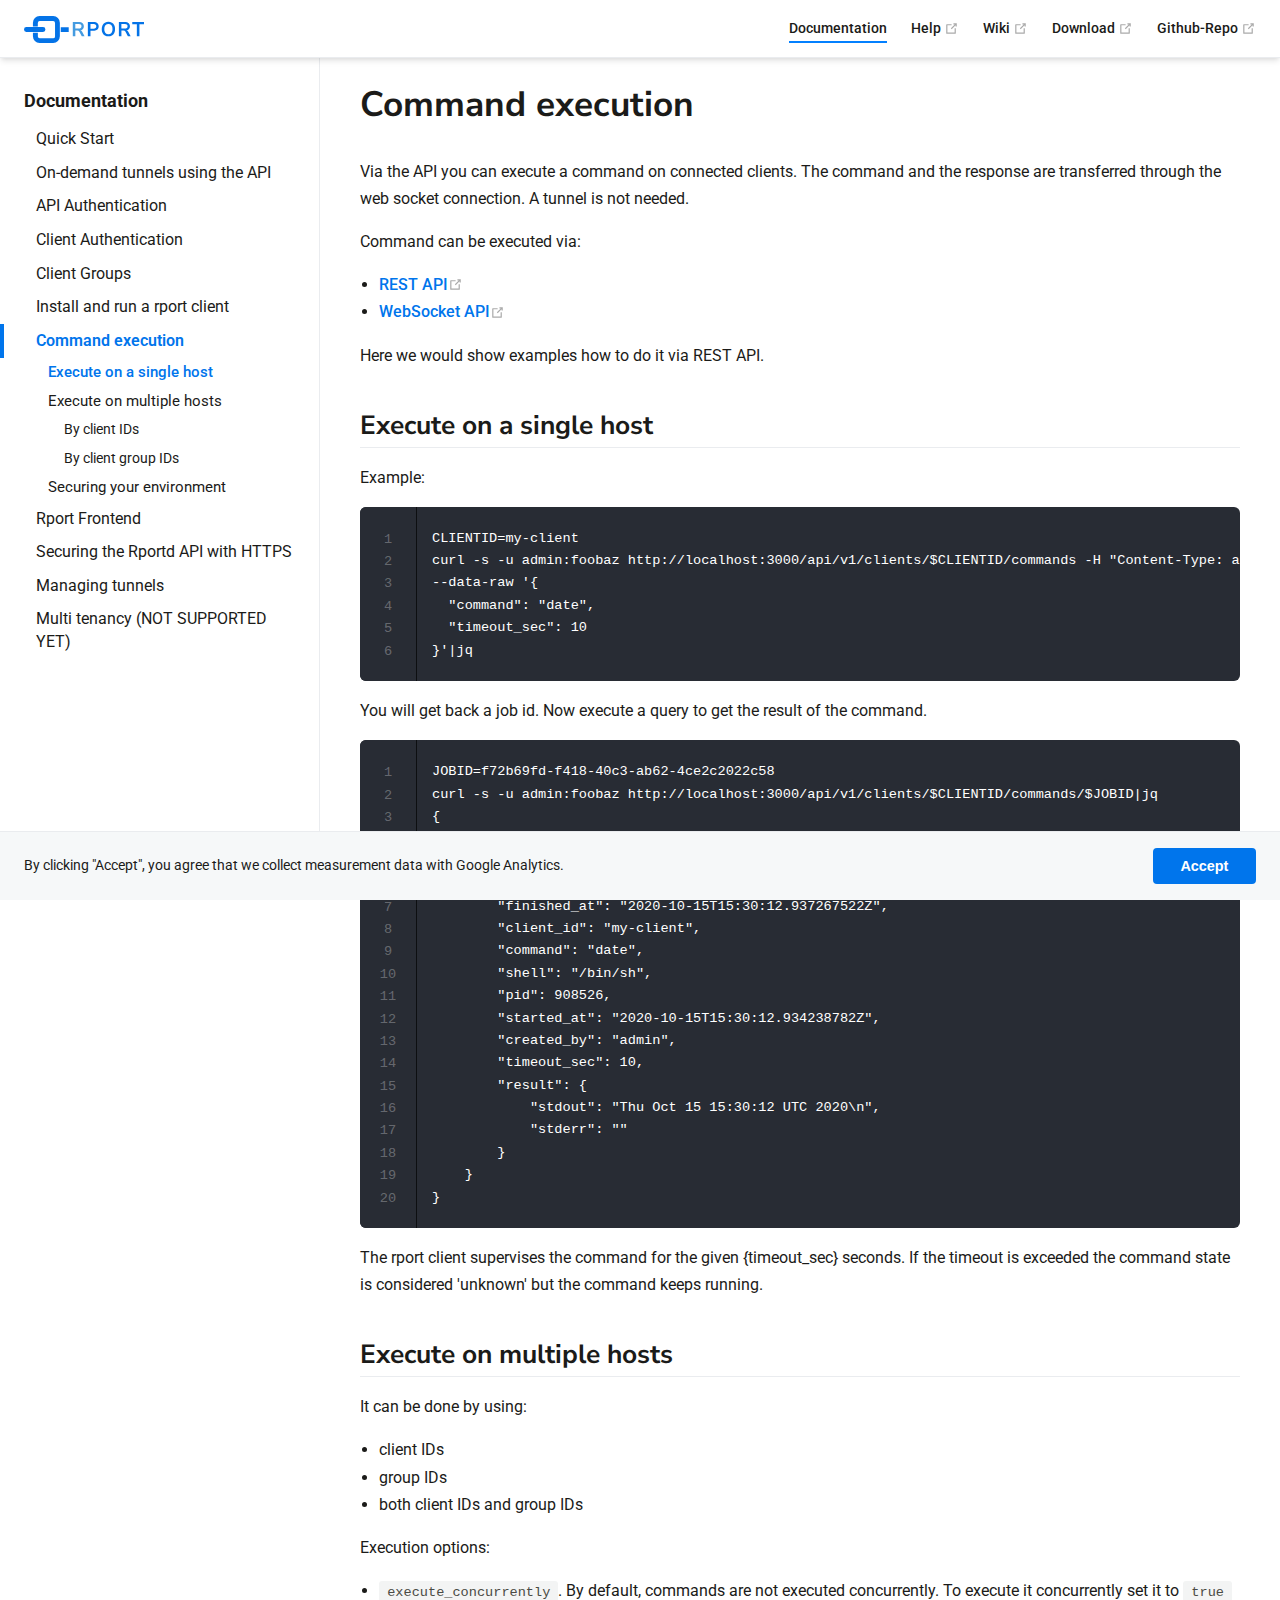
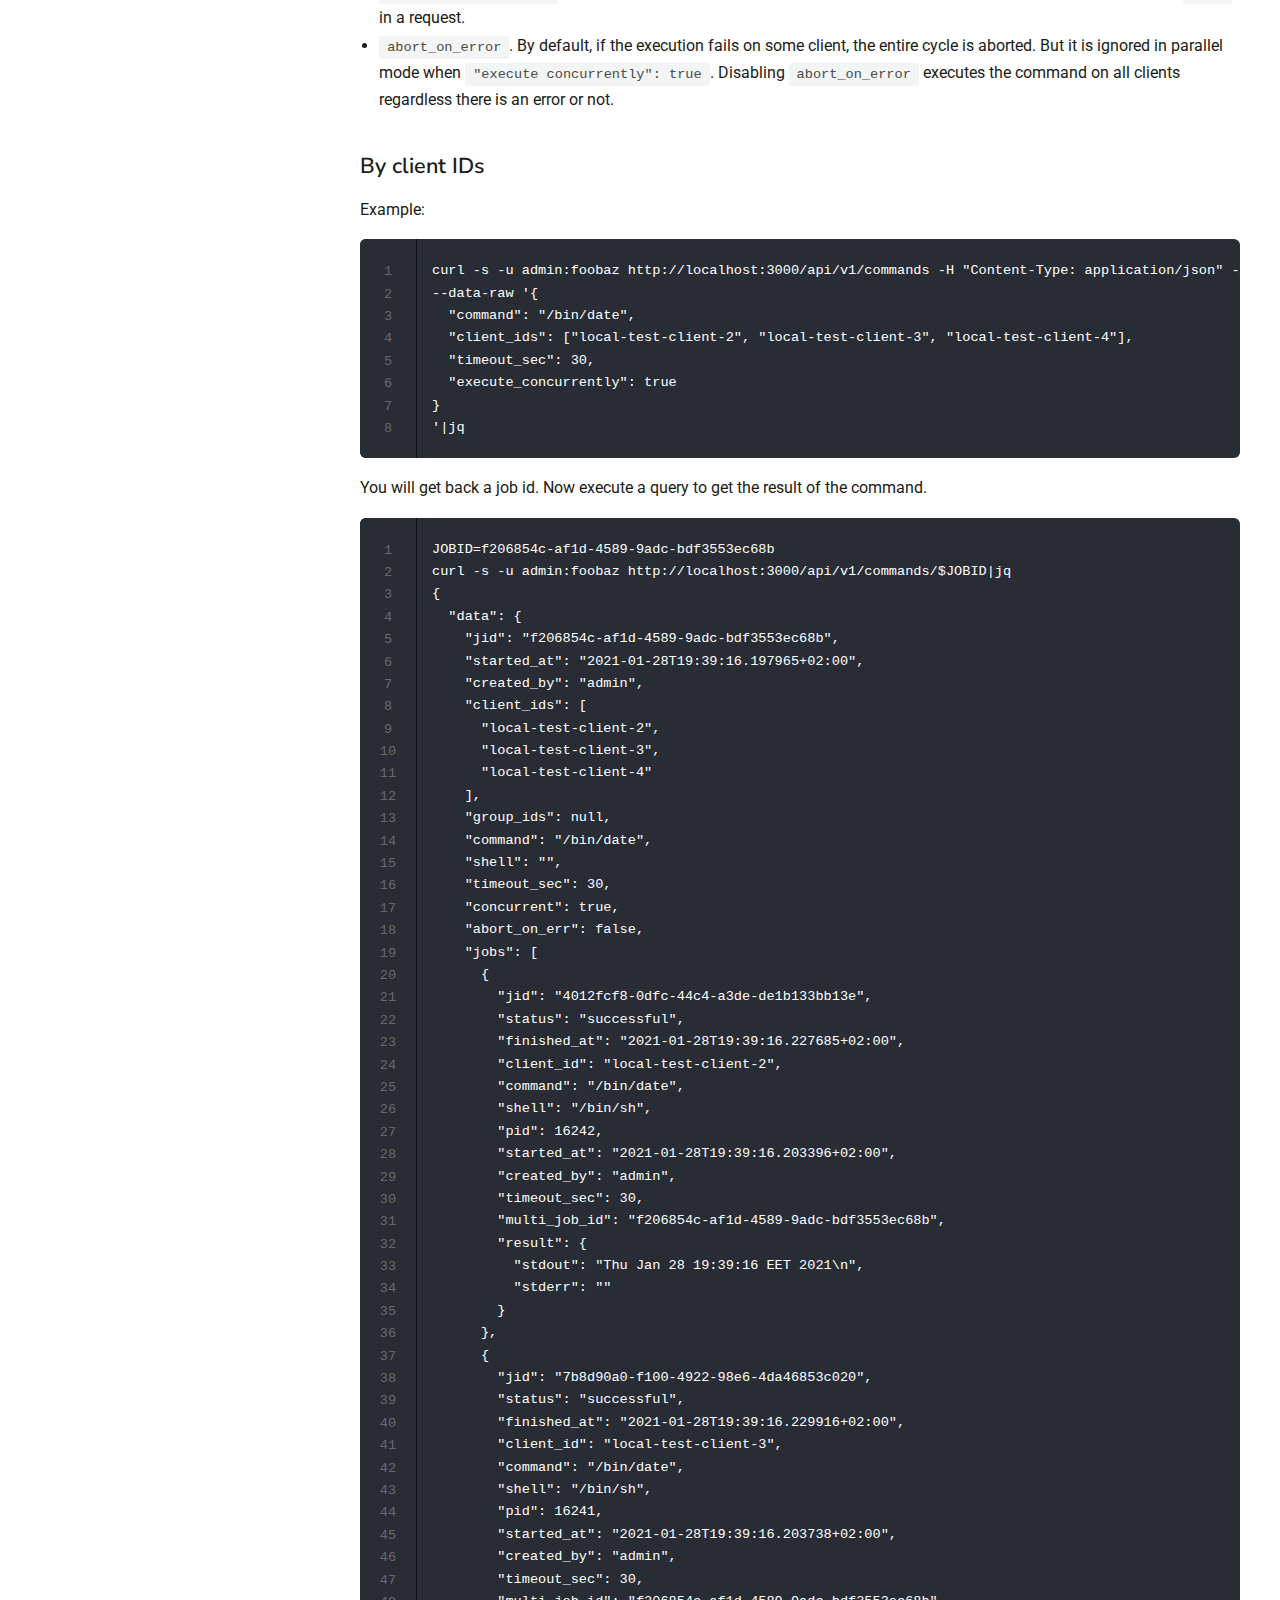
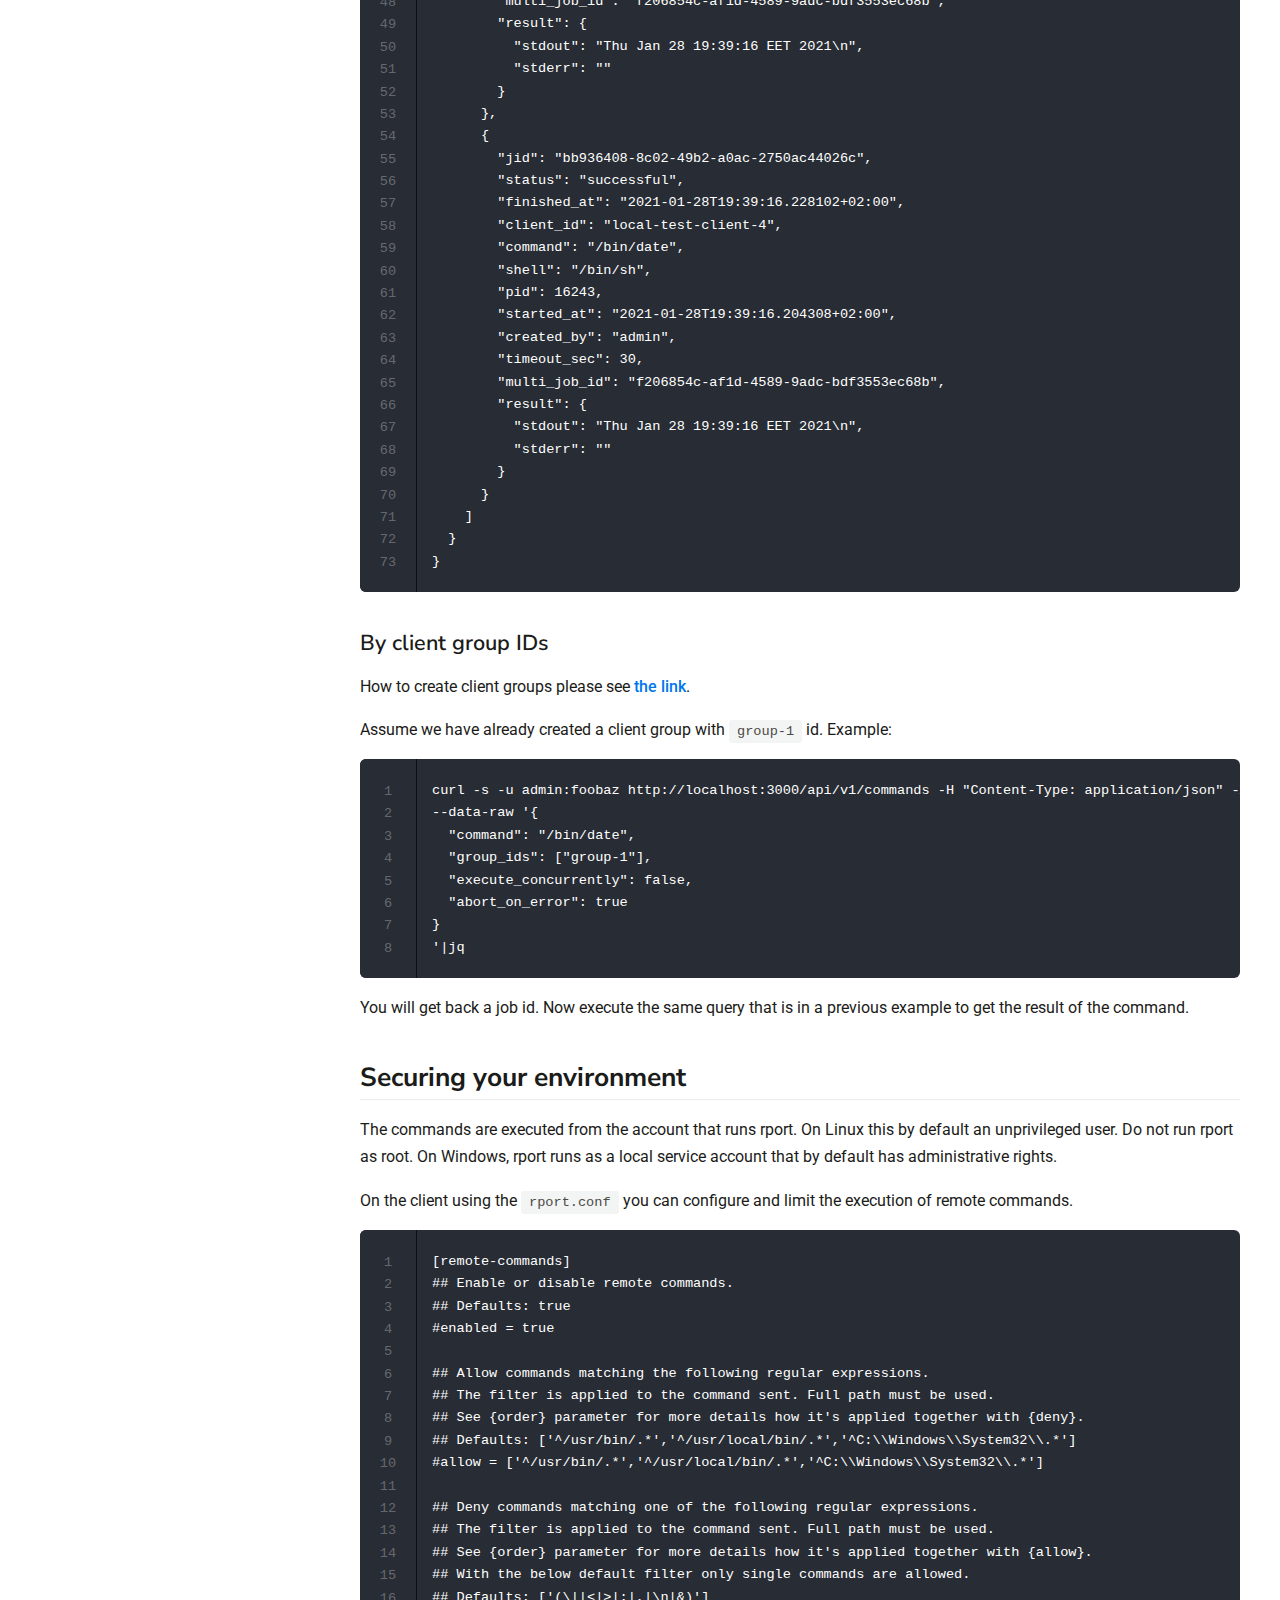
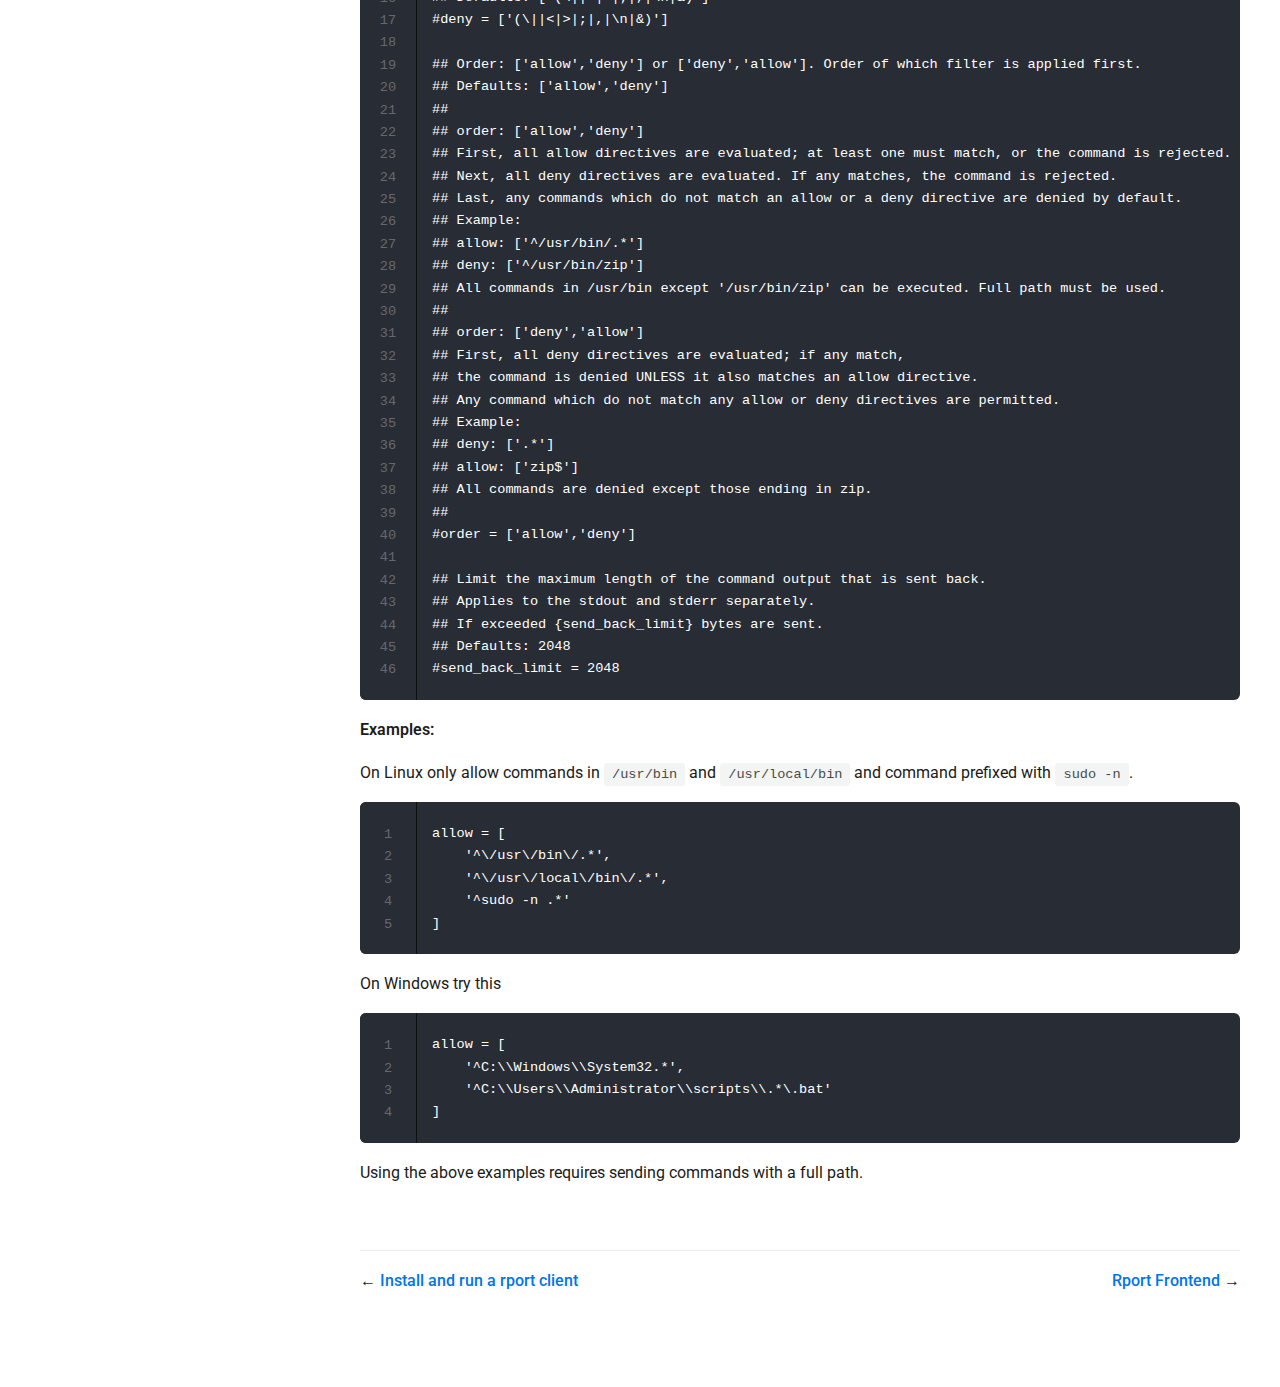
<file: docs/no06-command-execution.html>
<!DOCTYPE html>
<html lang="en-DE">
  <head>
    <link rel="icon" type="image/png" sizes="16x16" href="/favicon/favicon-16x16.png"><link rel="icon" type="image/png" sizes="32x32" href="/favicon/favicon-32x32.png"><link rel="manifest" href="/favicon/site.webmanifest"><meta name="application-name" content="docs"><meta name="apple-mobile-web-app-title" content="docs"><meta name="apple-mobile-web-app-status-bar-style" content="black"><link rel="apple-touch-icon" href="/favicon/apple-touch-icon.png"><meta name="msapplication-TileColor" content="#0075ec"><meta name="theme-color" content="#0075ec"><title>Command execution | rport</title><meta name="description" content="Rport helps you to manage your remote servers without the hassle of VPNs, chained SSH connections, jump-hosts, or the use of commercial tools like TeamViewer and its clones."><meta charset="utf-8"><meta name="viewport" content="width=device-width,initial-scale=1"><meta name="generator" content="VuePress 2.0.0-beta.6">
    <link rel="preload" href="/assets/js/runtime~app.7377af8b.js" as="script"><link rel="preload" href="/assets/css/styles.11e0e726.css" as="style"><link rel="preload" href="/assets/js/101.b17c34eb.js" as="script"><link rel="preload" href="/assets/js/app.3ad03ed8.js" as="script">
    <link rel="stylesheet" href="/assets/css/styles.11e0e726.css">
  </head>
  <body>
    <div id="app"><!--[--><div class="theme-container"><header class="navbar"><div class="toggle-sidebar-button"><svg class="icon" xmlns="http://www.w3.org/2000/svg" aria-hidden="true" role="img" viewBox="0 0 448 512"><path fill="currentColor" d="M436 124H12c-6.627 0-12-5.373-12-12V80c0-6.627 5.373-12 12-12h424c6.627 0 12 5.373 12 12v32c0 6.627-5.373 12-12 12zm0 160H12c-6.627 0-12-5.373-12-12v-32c0-6.627 5.373-12 12-12h424c6.627 0 12 5.373 12 12v32c0 6.627-5.373 12-12 12zm0 160H12c-6.627 0-12-5.373-12-12v-32c0-6.627 5.373-12 12-12h424c6.627 0 12 5.373 12 12v32c0 6.627-5.373 12-12 12z" class=""></path></svg></div><span><a href="/" class=""><img class="logo" src="/logo/rport-img-text.svg" alt="rport"><span class="site-name can-hide">rport</span></a></span><div class="navbar-links-wrapper" style=""><!--[--><!--]--><nav class="navbar-links can-hide"><!--[--><div class="navbar-links-item"><a href="/docs/" class="nav-link router-link-active" aria-label="Documentation"><!--[--><!--]--> Documentation <!--[--><!--]--></a></div><div class="navbar-links-item"><a class="nav-link external" href="https://github.com/cloudradar-monitoring/rport/discussions" rel="noopener noreferrer" target="_blank" aria-label="Help"><!--[--><!--]--> Help <span><svg class="icon outbound" xmlns="http://www.w3.org/2000/svg" ariahidden="true" focusable="false" x="0px" y="0px" viewbox="0 0 100 100" width="15" height="15"><path fill="currentColor" d="M18.8,85.1h56l0,0c2.2,0,4-1.8,4-4v-32h-8v28h-48v-48h28v-8h-32l0,0c-2.2,0-4,1.8-4,4v56C14.8,83.3,16.6,85.1,18.8,85.1z"></path><polygon fill="currentColor" points="45.7,48.7 51.3,54.3 77.2,28.5 77.2,37.2 85.2,37.2 85.2,14.9 62.8,14.9 62.8,22.9 71.5,22.9"></polygon></svg><!--[--><span class="sr-only">open in new window</span><!--]--></span><!--[--><!--]--></a></div><div class="navbar-links-item"><a class="nav-link external" href="https://github.com/cloudradar-monitoring/rport/wiki" rel="noopener noreferrer" target="_blank" aria-label="Wiki"><!--[--><!--]--> Wiki <span><svg class="icon outbound" xmlns="http://www.w3.org/2000/svg" ariahidden="true" focusable="false" x="0px" y="0px" viewbox="0 0 100 100" width="15" height="15"><path fill="currentColor" d="M18.8,85.1h56l0,0c2.2,0,4-1.8,4-4v-32h-8v28h-48v-48h28v-8h-32l0,0c-2.2,0-4,1.8-4,4v56C14.8,83.3,16.6,85.1,18.8,85.1z"></path><polygon fill="currentColor" points="45.7,48.7 51.3,54.3 77.2,28.5 77.2,37.2 85.2,37.2 85.2,14.9 62.8,14.9 62.8,22.9 71.5,22.9"></polygon></svg><!--[--><span class="sr-only">open in new window</span><!--]--></span><!--[--><!--]--></a></div><div class="navbar-links-item"><a class="nav-link external" href="https://github.com/cloudradar-monitoring/rport/releases" rel="noopener noreferrer" target="_blank" aria-label="Download"><!--[--><!--]--> Download <span><svg class="icon outbound" xmlns="http://www.w3.org/2000/svg" ariahidden="true" focusable="false" x="0px" y="0px" viewbox="0 0 100 100" width="15" height="15"><path fill="currentColor" d="M18.8,85.1h56l0,0c2.2,0,4-1.8,4-4v-32h-8v28h-48v-48h28v-8h-32l0,0c-2.2,0-4,1.8-4,4v56C14.8,83.3,16.6,85.1,18.8,85.1z"></path><polygon fill="currentColor" points="45.7,48.7 51.3,54.3 77.2,28.5 77.2,37.2 85.2,37.2 85.2,14.9 62.8,14.9 62.8,22.9 71.5,22.9"></polygon></svg><!--[--><span class="sr-only">open in new window</span><!--]--></span><!--[--><!--]--></a></div><div class="navbar-links-item"><a class="nav-link external" href="https://github.com/cloudradar-monitoring/rport" rel="noopener noreferrer" target="_blank" aria-label="Github-Repo"><!--[--><!--]--> Github-Repo <span><svg class="icon outbound" xmlns="http://www.w3.org/2000/svg" ariahidden="true" focusable="false" x="0px" y="0px" viewbox="0 0 100 100" width="15" height="15"><path fill="currentColor" d="M18.8,85.1h56l0,0c2.2,0,4-1.8,4-4v-32h-8v28h-48v-48h28v-8h-32l0,0c-2.2,0-4,1.8-4,4v56C14.8,83.3,16.6,85.1,18.8,85.1z"></path><polygon fill="currentColor" points="45.7,48.7 51.3,54.3 77.2,28.5 77.2,37.2 85.2,37.2 85.2,14.9 62.8,14.9 62.8,22.9 71.5,22.9"></polygon></svg><!--[--><span class="sr-only">open in new window</span><!--]--></span><!--[--><!--]--></a></div><!--]--></nav><!--[--><!--]--><!----></div></header><div class="sidebar-mask"></div><aside class="sidebar"><nav class="navbar-links"><!--[--><div class="navbar-links-item"><a href="/docs/" class="nav-link router-link-active" aria-label="Documentation"><!--[--><!--]--> Documentation <!--[--><!--]--></a></div><div class="navbar-links-item"><a class="nav-link external" href="https://github.com/cloudradar-monitoring/rport/discussions" rel="noopener noreferrer" target="_blank" aria-label="Help"><!--[--><!--]--> Help <span><svg class="icon outbound" xmlns="http://www.w3.org/2000/svg" ariahidden="true" focusable="false" x="0px" y="0px" viewbox="0 0 100 100" width="15" height="15"><path fill="currentColor" d="M18.8,85.1h56l0,0c2.2,0,4-1.8,4-4v-32h-8v28h-48v-48h28v-8h-32l0,0c-2.2,0-4,1.8-4,4v56C14.8,83.3,16.6,85.1,18.8,85.1z"></path><polygon fill="currentColor" points="45.7,48.7 51.3,54.3 77.2,28.5 77.2,37.2 85.2,37.2 85.2,14.9 62.8,14.9 62.8,22.9 71.5,22.9"></polygon></svg><!--[--><span class="sr-only">open in new window</span><!--]--></span><!--[--><!--]--></a></div><div class="navbar-links-item"><a class="nav-link external" href="https://github.com/cloudradar-monitoring/rport/wiki" rel="noopener noreferrer" target="_blank" aria-label="Wiki"><!--[--><!--]--> Wiki <span><svg class="icon outbound" xmlns="http://www.w3.org/2000/svg" ariahidden="true" focusable="false" x="0px" y="0px" viewbox="0 0 100 100" width="15" height="15"><path fill="currentColor" d="M18.8,85.1h56l0,0c2.2,0,4-1.8,4-4v-32h-8v28h-48v-48h28v-8h-32l0,0c-2.2,0-4,1.8-4,4v56C14.8,83.3,16.6,85.1,18.8,85.1z"></path><polygon fill="currentColor" points="45.7,48.7 51.3,54.3 77.2,28.5 77.2,37.2 85.2,37.2 85.2,14.9 62.8,14.9 62.8,22.9 71.5,22.9"></polygon></svg><!--[--><span class="sr-only">open in new window</span><!--]--></span><!--[--><!--]--></a></div><div class="navbar-links-item"><a class="nav-link external" href="https://github.com/cloudradar-monitoring/rport/releases" rel="noopener noreferrer" target="_blank" aria-label="Download"><!--[--><!--]--> Download <span><svg class="icon outbound" xmlns="http://www.w3.org/2000/svg" ariahidden="true" focusable="false" x="0px" y="0px" viewbox="0 0 100 100" width="15" height="15"><path fill="currentColor" d="M18.8,85.1h56l0,0c2.2,0,4-1.8,4-4v-32h-8v28h-48v-48h28v-8h-32l0,0c-2.2,0-4,1.8-4,4v56C14.8,83.3,16.6,85.1,18.8,85.1z"></path><polygon fill="currentColor" points="45.7,48.7 51.3,54.3 77.2,28.5 77.2,37.2 85.2,37.2 85.2,14.9 62.8,14.9 62.8,22.9 71.5,22.9"></polygon></svg><!--[--><span class="sr-only">open in new window</span><!--]--></span><!--[--><!--]--></a></div><div class="navbar-links-item"><a class="nav-link external" href="https://github.com/cloudradar-monitoring/rport" rel="noopener noreferrer" target="_blank" aria-label="Github-Repo"><!--[--><!--]--> Github-Repo <span><svg class="icon outbound" xmlns="http://www.w3.org/2000/svg" ariahidden="true" focusable="false" x="0px" y="0px" viewbox="0 0 100 100" width="15" height="15"><path fill="currentColor" d="M18.8,85.1h56l0,0c2.2,0,4-1.8,4-4v-32h-8v28h-48v-48h28v-8h-32l0,0c-2.2,0-4,1.8-4,4v56C14.8,83.3,16.6,85.1,18.8,85.1z"></path><polygon fill="currentColor" points="45.7,48.7 51.3,54.3 77.2,28.5 77.2,37.2 85.2,37.2 85.2,14.9 62.8,14.9 62.8,22.9 71.5,22.9"></polygon></svg><!--[--><span class="sr-only">open in new window</span><!--]--></span><!--[--><!--]--></a></div><!--]--></nav><!--[--><!--]--><ul class="sidebar-links"><!--[--><!--[--><section class="sidebar-group"><p class="sidebar-heading active">Documentation</p><ul class=""><li><!--[--><a href="/docs/" class="nav-link router-link-active sidebar-link" aria-label="Quick Start"><!--[--><!--]--> Quick Start <!--[--><!--]--></a><!----><!--]--></li><li><!--[--><a href="/docs/no01-on-demand-tunnels.html" class="nav-link sidebar-link" aria-label="On-demand tunnels using the API"><!--[--><!--]--> On-demand tunnels using the API <!--[--><!--]--></a><!----><!--]--></li><li><!--[--><a href="/docs/no02-api-auth.html" class="nav-link sidebar-link" aria-label="API Authentication"><!--[--><!--]--> API Authentication <!--[--><!--]--></a><!----><!--]--></li><li><!--[--><a href="/docs/no03-client-auth.html" class="nav-link sidebar-link" aria-label="Client Authentication"><!--[--><!--]--> Client Authentication <!--[--><!--]--></a><!----><!--]--></li><li><!--[--><a href="/docs/no04-client-groups.html" class="nav-link sidebar-link" aria-label="Client Groups"><!--[--><!--]--> Client Groups <!--[--><!--]--></a><!----><!--]--></li><li><!--[--><a href="/docs/no05-client-on-other-os.html" class="nav-link sidebar-link" aria-label="Install and run a rport client"><!--[--><!--]--> Install and run a rport client <!--[--><!--]--></a><!----><!--]--></li><li><!--[--><a aria-current="page" href="/docs/no06-command-execution.html" class="router-link-active router-link-exact-active nav-link router-link-active sidebar-link active" aria-label="Command execution"><!--[--><!--]--> Command execution <!--[--><!--]--></a><ul class="sidebar-sub-headers"><li><!--[--><a aria-current="page" href="/docs/no06-command-execution.html#execute-on-a-single-host" class="router-link-active router-link-exact-active nav-link sidebar-link" aria-label="Execute on a single host"><!--[--><!--]--> Execute on a single host <!--[--><!--]--></a><!----><!--]--></li><li><!--[--><a aria-current="page" href="/docs/no06-command-execution.html#execute-on-multiple-hosts" class="router-link-active router-link-exact-active nav-link sidebar-link" aria-label="Execute on multiple hosts"><!--[--><!--]--> Execute on multiple hosts <!--[--><!--]--></a><ul class="sidebar-sub-headers"><li><!--[--><a aria-current="page" href="/docs/no06-command-execution.html#by-client-ids" class="router-link-active router-link-exact-active nav-link sidebar-link" aria-label="By client IDs"><!--[--><!--]--> By client IDs <!--[--><!--]--></a><!----><!--]--></li><li><!--[--><a aria-current="page" href="/docs/no06-command-execution.html#by-client-group-ids" class="router-link-active router-link-exact-active nav-link sidebar-link" aria-label="By client group IDs"><!--[--><!--]--> By client group IDs <!--[--><!--]--></a><!----><!--]--></li></ul><!--]--></li><li><!--[--><a aria-current="page" href="/docs/no06-command-execution.html#securing-your-environment" class="router-link-active router-link-exact-active nav-link sidebar-link" aria-label="Securing your environment"><!--[--><!--]--> Securing your environment <!--[--><!--]--></a><!----><!--]--></li></ul><!--]--></li><li><!--[--><a href="/docs/no07-frontend.html" class="nav-link sidebar-link" aria-label="Rport Frontend"><!--[--><!--]--> Rport Frontend <!--[--><!--]--></a><!----><!--]--></li><li><!--[--><a href="/docs/no08-https-howto.html" class="nav-link sidebar-link" aria-label="Securing the Rportd API with HTTPS"><!--[--><!--]--> Securing the Rportd API with HTTPS <!--[--><!--]--></a><!----><!--]--></li><li><!--[--><a href="/docs/no09-managing-tunnels.html" class="nav-link sidebar-link" aria-label="Managing tunnels"><!--[--><!--]--> Managing tunnels <!--[--><!--]--></a><!----><!--]--></li><li><!--[--><a href="/docs/no10-multi-tenancy.html" class="nav-link sidebar-link" aria-label="Multi tenancy (NOT SUPPORTED YET)"><!--[--><!--]--> Multi tenancy (NOT SUPPORTED YET) <!--[--><!--]--></a><!----><!--]--></li></ul></section><!--]--><!--]--></ul><!--[--><!--]--></aside><main class="page"><!--[--><!--]--><div class="theme-default-content"><!--[--><h1 id="command-execution"><a class="header-anchor" href="#command-execution">#</a> Command execution</h1><p>Via the API you can execute a command on connected clients. The command and the response are transferred through the web socket connection. A tunnel is not needed.</p><p>Command can be executed via:</p><ul><li><a href="https://petstore.swagger.io/?url=https://raw.githubusercontent.com/cloudradar-monitoring/rport/master/api-doc.yml#/Commands" target="_blank" rel="noopener noreferrer">REST API<span><svg class="icon outbound" xmlns="http://www.w3.org/2000/svg" ariahidden="true" focusable="false" x="0px" y="0px" viewbox="0 0 100 100" width="15" height="15"><path fill="currentColor" d="M18.8,85.1h56l0,0c2.2,0,4-1.8,4-4v-32h-8v28h-48v-48h28v-8h-32l0,0c-2.2,0-4,1.8-4,4v56C14.8,83.3,16.6,85.1,18.8,85.1z"></path><polygon fill="currentColor" points="45.7,48.7 51.3,54.3 77.2,28.5 77.2,37.2 85.2,37.2 85.2,14.9 62.8,14.9 62.8,22.9 71.5,22.9"></polygon></svg><!--[--><span class="sr-only">open in new window</span><!--]--></span></a></li><li><a href="https://petstore.swagger.io/?url=https://raw.githubusercontent.com/cloudradar-monitoring/rport/master/api-doc.yml#/Commands/get_ws_commands" target="_blank" rel="noopener noreferrer">WebSocket API<span><svg class="icon outbound" xmlns="http://www.w3.org/2000/svg" ariahidden="true" focusable="false" x="0px" y="0px" viewbox="0 0 100 100" width="15" height="15"><path fill="currentColor" d="M18.8,85.1h56l0,0c2.2,0,4-1.8,4-4v-32h-8v28h-48v-48h28v-8h-32l0,0c-2.2,0-4,1.8-4,4v56C14.8,83.3,16.6,85.1,18.8,85.1z"></path><polygon fill="currentColor" points="45.7,48.7 51.3,54.3 77.2,28.5 77.2,37.2 85.2,37.2 85.2,14.9 62.8,14.9 62.8,22.9 71.5,22.9"></polygon></svg><!--[--><span class="sr-only">open in new window</span><!--]--></span></a></li></ul><p>Here we would show examples how to do it via REST API.</p><h2 id="execute-on-a-single-host"><a class="header-anchor" href="#execute-on-a-single-host">#</a> Execute on a single host</h2><p>Example:</p><div class="language-text ext-text line-numbers-mode"><pre class="language-text"><code>CLIENTID=my-client
curl -s -u admin:foobaz http://localhost:3000/api/v1/clients/$CLIENTID/commands -H &quot;Content-Type: application/json&quot; -X POST \
--data-raw &#39;{
  &quot;command&quot;: &quot;date&quot;,
  &quot;timeout_sec&quot;: 10
}&#39;|jq
</code></pre><div class="line-numbers"><span class="line-number">1</span><br><span class="line-number">2</span><br><span class="line-number">3</span><br><span class="line-number">4</span><br><span class="line-number">5</span><br><span class="line-number">6</span><br></div></div><p>You will get back a job id. Now execute a query to get the result of the command.</p><div class="language-text ext-text line-numbers-mode"><pre class="language-text"><code>JOBID=f72b69fd-f418-40c3-ab62-4ce2c2022c58
curl -s -u admin:foobaz http://localhost:3000/api/v1/clients/$CLIENTID/commands/$JOBID|jq
{
    &quot;data&quot;: {
        &quot;jid&quot;: &quot;f72b69fd-f418-40c3-ab62-4ce2c2022c58&quot;,
        &quot;status&quot;: &quot;successful&quot;,
        &quot;finished_at&quot;: &quot;2020-10-15T15:30:12.937267522Z&quot;,
        &quot;client_id&quot;: &quot;my-client&quot;,
        &quot;command&quot;: &quot;date&quot;,
        &quot;shell&quot;: &quot;/bin/sh&quot;,
        &quot;pid&quot;: 908526,
        &quot;started_at&quot;: &quot;2020-10-15T15:30:12.934238782Z&quot;,
        &quot;created_by&quot;: &quot;admin&quot;,
        &quot;timeout_sec&quot;: 10,
        &quot;result&quot;: {
            &quot;stdout&quot;: &quot;Thu Oct 15 15:30:12 UTC 2020\n&quot;,
            &quot;stderr&quot;: &quot;&quot;
        }
    }
}
</code></pre><div class="line-numbers"><span class="line-number">1</span><br><span class="line-number">2</span><br><span class="line-number">3</span><br><span class="line-number">4</span><br><span class="line-number">5</span><br><span class="line-number">6</span><br><span class="line-number">7</span><br><span class="line-number">8</span><br><span class="line-number">9</span><br><span class="line-number">10</span><br><span class="line-number">11</span><br><span class="line-number">12</span><br><span class="line-number">13</span><br><span class="line-number">14</span><br><span class="line-number">15</span><br><span class="line-number">16</span><br><span class="line-number">17</span><br><span class="line-number">18</span><br><span class="line-number">19</span><br><span class="line-number">20</span><br></div></div><p>The rport client supervises the command for the given {timeout_sec} seconds. If the timeout is exceeded the command state is considered &#39;unknown&#39; but the command keeps running.</p><h2 id="execute-on-multiple-hosts"><a class="header-anchor" href="#execute-on-multiple-hosts">#</a> Execute on multiple hosts</h2><p>It can be done by using:</p><ul><li>client IDs</li><li>group IDs</li><li>both client IDs and group IDs</li></ul><p>Execution options:</p><ul><li><code>execute_concurrently</code>. By default, commands are not executed concurrently. To execute it concurrently set it to <code>true</code> in a request.</li><li><code>abort_on_error</code>. By default, if the execution fails on some client, the entire cycle is aborted. But it is ignored in parallel mode when <code>&quot;execute concurrently&quot;: true</code>. Disabling <code>abort_on_error</code> executes the command on all clients regardless there is an error or not.</li></ul><h3 id="by-client-ids"><a class="header-anchor" href="#by-client-ids">#</a> By client IDs</h3><p>Example:</p><div class="language-text ext-text line-numbers-mode"><pre class="language-text"><code>curl -s -u admin:foobaz http://localhost:3000/api/v1/commands -H &quot;Content-Type: application/json&quot; -X POST \
--data-raw &#39;{
  &quot;command&quot;: &quot;/bin/date&quot;,
  &quot;client_ids&quot;: [&quot;local-test-client-2&quot;, &quot;local-test-client-3&quot;, &quot;local-test-client-4&quot;],
  &quot;timeout_sec&quot;: 30,
  &quot;execute_concurrently&quot;: true
}
&#39;|jq
</code></pre><div class="line-numbers"><span class="line-number">1</span><br><span class="line-number">2</span><br><span class="line-number">3</span><br><span class="line-number">4</span><br><span class="line-number">5</span><br><span class="line-number">6</span><br><span class="line-number">7</span><br><span class="line-number">8</span><br></div></div><p>You will get back a job id. Now execute a query to get the result of the command.</p><div class="language-text ext-text line-numbers-mode"><pre class="language-text"><code>JOBID=f206854c-af1d-4589-9adc-bdf3553ec68b
curl -s -u admin:foobaz http://localhost:3000/api/v1/commands/$JOBID|jq
{
  &quot;data&quot;: {
    &quot;jid&quot;: &quot;f206854c-af1d-4589-9adc-bdf3553ec68b&quot;,
    &quot;started_at&quot;: &quot;2021-01-28T19:39:16.197965+02:00&quot;,
    &quot;created_by&quot;: &quot;admin&quot;,
    &quot;client_ids&quot;: [
      &quot;local-test-client-2&quot;,
      &quot;local-test-client-3&quot;,
      &quot;local-test-client-4&quot;
    ],
    &quot;group_ids&quot;: null,
    &quot;command&quot;: &quot;/bin/date&quot;,
    &quot;shell&quot;: &quot;&quot;,
    &quot;timeout_sec&quot;: 30,
    &quot;concurrent&quot;: true,
    &quot;abort_on_err&quot;: false,
    &quot;jobs&quot;: [
      {
        &quot;jid&quot;: &quot;4012fcf8-0dfc-44c4-a3de-de1b133bb13e&quot;,
        &quot;status&quot;: &quot;successful&quot;,
        &quot;finished_at&quot;: &quot;2021-01-28T19:39:16.227685+02:00&quot;,
        &quot;client_id&quot;: &quot;local-test-client-2&quot;,
        &quot;command&quot;: &quot;/bin/date&quot;,
        &quot;shell&quot;: &quot;/bin/sh&quot;,
        &quot;pid&quot;: 16242,
        &quot;started_at&quot;: &quot;2021-01-28T19:39:16.203396+02:00&quot;,
        &quot;created_by&quot;: &quot;admin&quot;,
        &quot;timeout_sec&quot;: 30,
        &quot;multi_job_id&quot;: &quot;f206854c-af1d-4589-9adc-bdf3553ec68b&quot;,
        &quot;result&quot;: {
          &quot;stdout&quot;: &quot;Thu Jan 28 19:39:16 EET 2021\n&quot;,
          &quot;stderr&quot;: &quot;&quot;
        }
      },
      {
        &quot;jid&quot;: &quot;7b8d90a0-f100-4922-98e6-4da46853c020&quot;,
        &quot;status&quot;: &quot;successful&quot;,
        &quot;finished_at&quot;: &quot;2021-01-28T19:39:16.229916+02:00&quot;,
        &quot;client_id&quot;: &quot;local-test-client-3&quot;,
        &quot;command&quot;: &quot;/bin/date&quot;,
        &quot;shell&quot;: &quot;/bin/sh&quot;,
        &quot;pid&quot;: 16241,
        &quot;started_at&quot;: &quot;2021-01-28T19:39:16.203738+02:00&quot;,
        &quot;created_by&quot;: &quot;admin&quot;,
        &quot;timeout_sec&quot;: 30,
        &quot;multi_job_id&quot;: &quot;f206854c-af1d-4589-9adc-bdf3553ec68b&quot;,
        &quot;result&quot;: {
          &quot;stdout&quot;: &quot;Thu Jan 28 19:39:16 EET 2021\n&quot;,
          &quot;stderr&quot;: &quot;&quot;
        }
      },
      {
        &quot;jid&quot;: &quot;bb936408-8c02-49b2-a0ac-2750ac44026c&quot;,
        &quot;status&quot;: &quot;successful&quot;,
        &quot;finished_at&quot;: &quot;2021-01-28T19:39:16.228102+02:00&quot;,
        &quot;client_id&quot;: &quot;local-test-client-4&quot;,
        &quot;command&quot;: &quot;/bin/date&quot;,
        &quot;shell&quot;: &quot;/bin/sh&quot;,
        &quot;pid&quot;: 16243,
        &quot;started_at&quot;: &quot;2021-01-28T19:39:16.204308+02:00&quot;,
        &quot;created_by&quot;: &quot;admin&quot;,
        &quot;timeout_sec&quot;: 30,
        &quot;multi_job_id&quot;: &quot;f206854c-af1d-4589-9adc-bdf3553ec68b&quot;,
        &quot;result&quot;: {
          &quot;stdout&quot;: &quot;Thu Jan 28 19:39:16 EET 2021\n&quot;,
          &quot;stderr&quot;: &quot;&quot;
        }
      }
    ]
  }
}
</code></pre><div class="line-numbers"><span class="line-number">1</span><br><span class="line-number">2</span><br><span class="line-number">3</span><br><span class="line-number">4</span><br><span class="line-number">5</span><br><span class="line-number">6</span><br><span class="line-number">7</span><br><span class="line-number">8</span><br><span class="line-number">9</span><br><span class="line-number">10</span><br><span class="line-number">11</span><br><span class="line-number">12</span><br><span class="line-number">13</span><br><span class="line-number">14</span><br><span class="line-number">15</span><br><span class="line-number">16</span><br><span class="line-number">17</span><br><span class="line-number">18</span><br><span class="line-number">19</span><br><span class="line-number">20</span><br><span class="line-number">21</span><br><span class="line-number">22</span><br><span class="line-number">23</span><br><span class="line-number">24</span><br><span class="line-number">25</span><br><span class="line-number">26</span><br><span class="line-number">27</span><br><span class="line-number">28</span><br><span class="line-number">29</span><br><span class="line-number">30</span><br><span class="line-number">31</span><br><span class="line-number">32</span><br><span class="line-number">33</span><br><span class="line-number">34</span><br><span class="line-number">35</span><br><span class="line-number">36</span><br><span class="line-number">37</span><br><span class="line-number">38</span><br><span class="line-number">39</span><br><span class="line-number">40</span><br><span class="line-number">41</span><br><span class="line-number">42</span><br><span class="line-number">43</span><br><span class="line-number">44</span><br><span class="line-number">45</span><br><span class="line-number">46</span><br><span class="line-number">47</span><br><span class="line-number">48</span><br><span class="line-number">49</span><br><span class="line-number">50</span><br><span class="line-number">51</span><br><span class="line-number">52</span><br><span class="line-number">53</span><br><span class="line-number">54</span><br><span class="line-number">55</span><br><span class="line-number">56</span><br><span class="line-number">57</span><br><span class="line-number">58</span><br><span class="line-number">59</span><br><span class="line-number">60</span><br><span class="line-number">61</span><br><span class="line-number">62</span><br><span class="line-number">63</span><br><span class="line-number">64</span><br><span class="line-number">65</span><br><span class="line-number">66</span><br><span class="line-number">67</span><br><span class="line-number">68</span><br><span class="line-number">69</span><br><span class="line-number">70</span><br><span class="line-number">71</span><br><span class="line-number">72</span><br><span class="line-number">73</span><br></div></div><h3 id="by-client-group-ids"><a class="header-anchor" href="#by-client-group-ids">#</a> By client group IDs</h3><p>How to create client groups please see <a href="/docs/no04-client-groups.html" class="">the link</a>.</p><p>Assume we have already created a client group with <code>group-1</code> id. Example:</p><div class="language-text ext-text line-numbers-mode"><pre class="language-text"><code>curl -s -u admin:foobaz http://localhost:3000/api/v1/commands -H &quot;Content-Type: application/json&quot; -X POST \
--data-raw &#39;{
  &quot;command&quot;: &quot;/bin/date&quot;,
  &quot;group_ids&quot;: [&quot;group-1&quot;],
  &quot;execute_concurrently&quot;: false,
  &quot;abort_on_error&quot;: true
}
&#39;|jq
</code></pre><div class="line-numbers"><span class="line-number">1</span><br><span class="line-number">2</span><br><span class="line-number">3</span><br><span class="line-number">4</span><br><span class="line-number">5</span><br><span class="line-number">6</span><br><span class="line-number">7</span><br><span class="line-number">8</span><br></div></div><p>You will get back a job id. Now execute the same query that is in a previous example to get the result of the command.</p><h2 id="securing-your-environment"><a class="header-anchor" href="#securing-your-environment">#</a> Securing your environment</h2><p>The commands are executed from the account that runs rport. On Linux this by default an unprivileged user. Do not run rport as root. On Windows, rport runs as a local service account that by default has administrative rights.</p><p>On the client using the <code>rport.conf</code> you can configure and limit the execution of remote commands.</p><div class="language-text ext-text line-numbers-mode"><pre class="language-text"><code>[remote-commands]
## Enable or disable remote commands.
## Defaults: true
#enabled = true

## Allow commands matching the following regular expressions.
## The filter is applied to the command sent. Full path must be used.
## See {order} parameter for more details how it&#39;s applied together with {deny}.
## Defaults: [&#39;^/usr/bin/.*&#39;,&#39;^/usr/local/bin/.*&#39;,&#39;^C:\\Windows\\System32\\.*&#39;]
#allow = [&#39;^/usr/bin/.*&#39;,&#39;^/usr/local/bin/.*&#39;,&#39;^C:\\Windows\\System32\\.*&#39;]

## Deny commands matching one of the following regular expressions.
## The filter is applied to the command sent. Full path must be used.
## See {order} parameter for more details how it&#39;s applied together with {allow}.
## With the below default filter only single commands are allowed.
## Defaults: [&#39;(\||&lt;|&gt;|;|,|\n|&amp;)&#39;]
#deny = [&#39;(\||&lt;|&gt;|;|,|\n|&amp;)&#39;]

## Order: [&#39;allow&#39;,&#39;deny&#39;] or [&#39;deny&#39;,&#39;allow&#39;]. Order of which filter is applied first.
## Defaults: [&#39;allow&#39;,&#39;deny&#39;]
##
## order: [&#39;allow&#39;,&#39;deny&#39;]
## First, all allow directives are evaluated; at least one must match, or the command is rejected.
## Next, all deny directives are evaluated. If any matches, the command is rejected.
## Last, any commands which do not match an allow or a deny directive are denied by default.
## Example:
## allow: [&#39;^/usr/bin/.*&#39;]
## deny: [&#39;^/usr/bin/zip&#39;]
## All commands in /usr/bin except &#39;/usr/bin/zip&#39; can be executed. Full path must be used.
##
## order: [&#39;deny&#39;,&#39;allow&#39;]
## First, all deny directives are evaluated; if any match,
## the command is denied UNLESS it also matches an allow directive.
## Any command which do not match any allow or deny directives are permitted.
## Example:
## deny: [&#39;.*&#39;]
## allow: [&#39;zip<!--vuepress-ssr-app-->#39;]
## All commands are denied except those ending in zip.
##
#order = [&#39;allow&#39;,&#39;deny&#39;]

## Limit the maximum length of the command output that is sent back.
## Applies to the stdout and stderr separately.
## If exceeded {send_back_limit} bytes are sent.
## Defaults: 2048
#send_back_limit = 2048
</code></pre><div class="line-numbers"><span class="line-number">1</span><br><span class="line-number">2</span><br><span class="line-number">3</span><br><span class="line-number">4</span><br><span class="line-number">5</span><br><span class="line-number">6</span><br><span class="line-number">7</span><br><span class="line-number">8</span><br><span class="line-number">9</span><br><span class="line-number">10</span><br><span class="line-number">11</span><br><span class="line-number">12</span><br><span class="line-number">13</span><br><span class="line-number">14</span><br><span class="line-number">15</span><br><span class="line-number">16</span><br><span class="line-number">17</span><br><span class="line-number">18</span><br><span class="line-number">19</span><br><span class="line-number">20</span><br><span class="line-number">21</span><br><span class="line-number">22</span><br><span class="line-number">23</span><br><span class="line-number">24</span><br><span class="line-number">25</span><br><span class="line-number">26</span><br><span class="line-number">27</span><br><span class="line-number">28</span><br><span class="line-number">29</span><br><span class="line-number">30</span><br><span class="line-number">31</span><br><span class="line-number">32</span><br><span class="line-number">33</span><br><span class="line-number">34</span><br><span class="line-number">35</span><br><span class="line-number">36</span><br><span class="line-number">37</span><br><span class="line-number">38</span><br><span class="line-number">39</span><br><span class="line-number">40</span><br><span class="line-number">41</span><br><span class="line-number">42</span><br><span class="line-number">43</span><br><span class="line-number">44</span><br><span class="line-number">45</span><br><span class="line-number">46</span><br></div></div><p><strong>Examples:</strong></p><p>On Linux only allow commands in <code>/usr/bin</code> and <code>/usr/local/bin</code> and command prefixed with <code>sudo -n</code>.</p><div class="language-text ext-text line-numbers-mode"><pre class="language-text"><code>allow = [
    &#39;^\/usr\/bin\/.*&#39;,
    &#39;^\/usr\/local\/bin\/.*&#39;,
    &#39;^sudo -n .*&#39;
]
</code></pre><div class="line-numbers"><span class="line-number">1</span><br><span class="line-number">2</span><br><span class="line-number">3</span><br><span class="line-number">4</span><br><span class="line-number">5</span><br></div></div><p>On Windows try this</p><div class="language-text ext-text line-numbers-mode"><pre class="language-text"><code>allow = [
    &#39;^C:\\Windows\\System32.*&#39;,
    &#39;^C:\\Users\\Administrator\\scripts\\.*\.bat&#39;
]
</code></pre><div class="line-numbers"><span class="line-number">1</span><br><span class="line-number">2</span><br><span class="line-number">3</span><br><span class="line-number">4</span><br></div></div><p>Using the above examples requires sending commands with a full path.</p><!--]--></div><footer class="page-meta"><!----><!----><!----></footer><nav class="page-nav"><p class="inner"><span class="prev"> ← <a href="/docs/no05-client-on-other-os.html" class="nav-link" aria-label="Install and run a rport client"><!--[--><!--]--> Install and run a rport client <!--[--><!--]--></a></span><span class="next"><a href="/docs/no07-frontend.html" class="nav-link" aria-label="Rport Frontend"><!--[--><!--]--> Rport Frontend <!--[--><!--]--></a> → </span></p></nav><!--[--><!--]--></main></div><div class="ga-consent"><p> By clicking &quot;Accept&quot;, you agree that we collect measurement data with Google Analytics. </p><button type="button" class="button primary">Accept</button></div><!----><!--]--></div>
    <script src="/assets/js/runtime~app.7377af8b.js" defer></script><script src="/assets/js/101.b17c34eb.js" defer></script><script src="/assets/js/app.3ad03ed8.js" defer></script>
  </body>
</html>
</file>
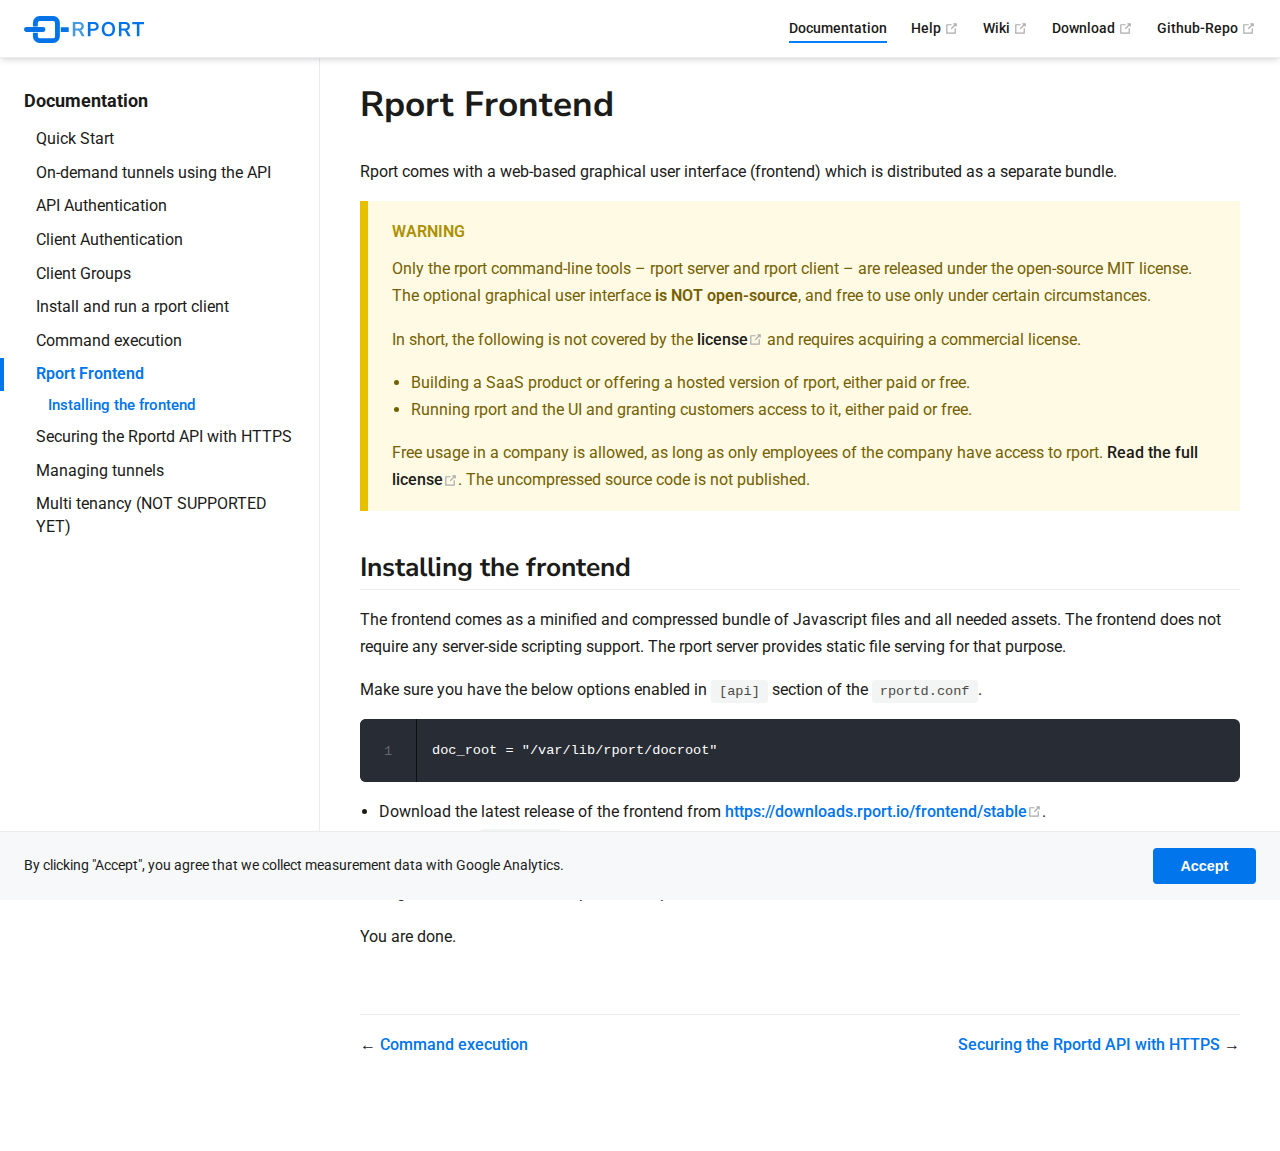
<file: docs/no07-frontend.html>
<!DOCTYPE html>
<html lang="en-DE">
  <head>
    <link rel="icon" type="image/png" sizes="16x16" href="/favicon/favicon-16x16.png"><link rel="icon" type="image/png" sizes="32x32" href="/favicon/favicon-32x32.png"><link rel="manifest" href="/favicon/site.webmanifest"><meta name="application-name" content="docs"><meta name="apple-mobile-web-app-title" content="docs"><meta name="apple-mobile-web-app-status-bar-style" content="black"><link rel="apple-touch-icon" href="/favicon/apple-touch-icon.png"><meta name="msapplication-TileColor" content="#0075ec"><meta name="theme-color" content="#0075ec"><title>Rport Frontend | rport</title><meta name="description" content="Rport helps you to manage your remote servers without the hassle of VPNs, chained SSH connections, jump-hosts, or the use of commercial tools like TeamViewer and its clones."><meta charset="utf-8"><meta name="viewport" content="width=device-width,initial-scale=1"><meta name="generator" content="VuePress 2.0.0-beta.6">
    <link rel="preload" href="/assets/js/runtime~app.7377af8b.js" as="script"><link rel="preload" href="/assets/css/styles.11e0e726.css" as="style"><link rel="preload" href="/assets/js/101.b17c34eb.js" as="script"><link rel="preload" href="/assets/js/app.3ad03ed8.js" as="script">
    <link rel="stylesheet" href="/assets/css/styles.11e0e726.css">
  </head>
  <body>
    <div id="app"><!--[--><div class="theme-container"><header class="navbar"><div class="toggle-sidebar-button"><svg class="icon" xmlns="http://www.w3.org/2000/svg" aria-hidden="true" role="img" viewBox="0 0 448 512"><path fill="currentColor" d="M436 124H12c-6.627 0-12-5.373-12-12V80c0-6.627 5.373-12 12-12h424c6.627 0 12 5.373 12 12v32c0 6.627-5.373 12-12 12zm0 160H12c-6.627 0-12-5.373-12-12v-32c0-6.627 5.373-12 12-12h424c6.627 0 12 5.373 12 12v32c0 6.627-5.373 12-12 12zm0 160H12c-6.627 0-12-5.373-12-12v-32c0-6.627 5.373-12 12-12h424c6.627 0 12 5.373 12 12v32c0 6.627-5.373 12-12 12z" class=""></path></svg></div><span><a href="/" class=""><img class="logo" src="/logo/rport-img-text.svg" alt="rport"><span class="site-name can-hide">rport</span></a></span><div class="navbar-links-wrapper" style=""><!--[--><!--]--><nav class="navbar-links can-hide"><!--[--><div class="navbar-links-item"><a href="/docs/" class="nav-link router-link-active" aria-label="Documentation"><!--[--><!--]--> Documentation <!--[--><!--]--></a></div><div class="navbar-links-item"><a class="nav-link external" href="https://github.com/cloudradar-monitoring/rport/discussions" rel="noopener noreferrer" target="_blank" aria-label="Help"><!--[--><!--]--> Help <span><svg class="icon outbound" xmlns="http://www.w3.org/2000/svg" ariahidden="true" focusable="false" x="0px" y="0px" viewbox="0 0 100 100" width="15" height="15"><path fill="currentColor" d="M18.8,85.1h56l0,0c2.2,0,4-1.8,4-4v-32h-8v28h-48v-48h28v-8h-32l0,0c-2.2,0-4,1.8-4,4v56C14.8,83.3,16.6,85.1,18.8,85.1z"></path><polygon fill="currentColor" points="45.7,48.7 51.3,54.3 77.2,28.5 77.2,37.2 85.2,37.2 85.2,14.9 62.8,14.9 62.8,22.9 71.5,22.9"></polygon></svg><!--[--><span class="sr-only">open in new window</span><!--]--></span><!--[--><!--]--></a></div><div class="navbar-links-item"><a class="nav-link external" href="https://github.com/cloudradar-monitoring/rport/wiki" rel="noopener noreferrer" target="_blank" aria-label="Wiki"><!--[--><!--]--> Wiki <span><svg class="icon outbound" xmlns="http://www.w3.org/2000/svg" ariahidden="true" focusable="false" x="0px" y="0px" viewbox="0 0 100 100" width="15" height="15"><path fill="currentColor" d="M18.8,85.1h56l0,0c2.2,0,4-1.8,4-4v-32h-8v28h-48v-48h28v-8h-32l0,0c-2.2,0-4,1.8-4,4v56C14.8,83.3,16.6,85.1,18.8,85.1z"></path><polygon fill="currentColor" points="45.7,48.7 51.3,54.3 77.2,28.5 77.2,37.2 85.2,37.2 85.2,14.9 62.8,14.9 62.8,22.9 71.5,22.9"></polygon></svg><!--[--><span class="sr-only">open in new window</span><!--]--></span><!--[--><!--]--></a></div><div class="navbar-links-item"><a class="nav-link external" href="https://github.com/cloudradar-monitoring/rport/releases" rel="noopener noreferrer" target="_blank" aria-label="Download"><!--[--><!--]--> Download <span><svg class="icon outbound" xmlns="http://www.w3.org/2000/svg" ariahidden="true" focusable="false" x="0px" y="0px" viewbox="0 0 100 100" width="15" height="15"><path fill="currentColor" d="M18.8,85.1h56l0,0c2.2,0,4-1.8,4-4v-32h-8v28h-48v-48h28v-8h-32l0,0c-2.2,0-4,1.8-4,4v56C14.8,83.3,16.6,85.1,18.8,85.1z"></path><polygon fill="currentColor" points="45.7,48.7 51.3,54.3 77.2,28.5 77.2,37.2 85.2,37.2 85.2,14.9 62.8,14.9 62.8,22.9 71.5,22.9"></polygon></svg><!--[--><span class="sr-only">open in new window</span><!--]--></span><!--[--><!--]--></a></div><div class="navbar-links-item"><a class="nav-link external" href="https://github.com/cloudradar-monitoring/rport" rel="noopener noreferrer" target="_blank" aria-label="Github-Repo"><!--[--><!--]--> Github-Repo <span><svg class="icon outbound" xmlns="http://www.w3.org/2000/svg" ariahidden="true" focusable="false" x="0px" y="0px" viewbox="0 0 100 100" width="15" height="15"><path fill="currentColor" d="M18.8,85.1h56l0,0c2.2,0,4-1.8,4-4v-32h-8v28h-48v-48h28v-8h-32l0,0c-2.2,0-4,1.8-4,4v56C14.8,83.3,16.6,85.1,18.8,85.1z"></path><polygon fill="currentColor" points="45.7,48.7 51.3,54.3 77.2,28.5 77.2,37.2 85.2,37.2 85.2,14.9 62.8,14.9 62.8,22.9 71.5,22.9"></polygon></svg><!--[--><span class="sr-only">open in new window</span><!--]--></span><!--[--><!--]--></a></div><!--]--></nav><!--[--><!--]--><!----></div></header><div class="sidebar-mask"></div><aside class="sidebar"><nav class="navbar-links"><!--[--><div class="navbar-links-item"><a href="/docs/" class="nav-link router-link-active" aria-label="Documentation"><!--[--><!--]--> Documentation <!--[--><!--]--></a></div><div class="navbar-links-item"><a class="nav-link external" href="https://github.com/cloudradar-monitoring/rport/discussions" rel="noopener noreferrer" target="_blank" aria-label="Help"><!--[--><!--]--> Help <span><svg class="icon outbound" xmlns="http://www.w3.org/2000/svg" ariahidden="true" focusable="false" x="0px" y="0px" viewbox="0 0 100 100" width="15" height="15"><path fill="currentColor" d="M18.8,85.1h56l0,0c2.2,0,4-1.8,4-4v-32h-8v28h-48v-48h28v-8h-32l0,0c-2.2,0-4,1.8-4,4v56C14.8,83.3,16.6,85.1,18.8,85.1z"></path><polygon fill="currentColor" points="45.7,48.7 51.3,54.3 77.2,28.5 77.2,37.2 85.2,37.2 85.2,14.9 62.8,14.9 62.8,22.9 71.5,22.9"></polygon></svg><!--[--><span class="sr-only">open in new window</span><!--]--></span><!--[--><!--]--></a></div><div class="navbar-links-item"><a class="nav-link external" href="https://github.com/cloudradar-monitoring/rport/wiki" rel="noopener noreferrer" target="_blank" aria-label="Wiki"><!--[--><!--]--> Wiki <span><svg class="icon outbound" xmlns="http://www.w3.org/2000/svg" ariahidden="true" focusable="false" x="0px" y="0px" viewbox="0 0 100 100" width="15" height="15"><path fill="currentColor" d="M18.8,85.1h56l0,0c2.2,0,4-1.8,4-4v-32h-8v28h-48v-48h28v-8h-32l0,0c-2.2,0-4,1.8-4,4v56C14.8,83.3,16.6,85.1,18.8,85.1z"></path><polygon fill="currentColor" points="45.7,48.7 51.3,54.3 77.2,28.5 77.2,37.2 85.2,37.2 85.2,14.9 62.8,14.9 62.8,22.9 71.5,22.9"></polygon></svg><!--[--><span class="sr-only">open in new window</span><!--]--></span><!--[--><!--]--></a></div><div class="navbar-links-item"><a class="nav-link external" href="https://github.com/cloudradar-monitoring/rport/releases" rel="noopener noreferrer" target="_blank" aria-label="Download"><!--[--><!--]--> Download <span><svg class="icon outbound" xmlns="http://www.w3.org/2000/svg" ariahidden="true" focusable="false" x="0px" y="0px" viewbox="0 0 100 100" width="15" height="15"><path fill="currentColor" d="M18.8,85.1h56l0,0c2.2,0,4-1.8,4-4v-32h-8v28h-48v-48h28v-8h-32l0,0c-2.2,0-4,1.8-4,4v56C14.8,83.3,16.6,85.1,18.8,85.1z"></path><polygon fill="currentColor" points="45.7,48.7 51.3,54.3 77.2,28.5 77.2,37.2 85.2,37.2 85.2,14.9 62.8,14.9 62.8,22.9 71.5,22.9"></polygon></svg><!--[--><span class="sr-only">open in new window</span><!--]--></span><!--[--><!--]--></a></div><div class="navbar-links-item"><a class="nav-link external" href="https://github.com/cloudradar-monitoring/rport" rel="noopener noreferrer" target="_blank" aria-label="Github-Repo"><!--[--><!--]--> Github-Repo <span><svg class="icon outbound" xmlns="http://www.w3.org/2000/svg" ariahidden="true" focusable="false" x="0px" y="0px" viewbox="0 0 100 100" width="15" height="15"><path fill="currentColor" d="M18.8,85.1h56l0,0c2.2,0,4-1.8,4-4v-32h-8v28h-48v-48h28v-8h-32l0,0c-2.2,0-4,1.8-4,4v56C14.8,83.3,16.6,85.1,18.8,85.1z"></path><polygon fill="currentColor" points="45.7,48.7 51.3,54.3 77.2,28.5 77.2,37.2 85.2,37.2 85.2,14.9 62.8,14.9 62.8,22.9 71.5,22.9"></polygon></svg><!--[--><span class="sr-only">open in new window</span><!--]--></span><!--[--><!--]--></a></div><!--]--></nav><!--[--><!--]--><ul class="sidebar-links"><!--[--><!--[--><section class="sidebar-group"><p class="sidebar-heading active">Documentation</p><ul class=""><li><!--[--><a href="/docs/" class="nav-link router-link-active sidebar-link" aria-label="Quick Start"><!--[--><!--]--> Quick Start <!--[--><!--]--></a><!----><!--]--></li><li><!--[--><a href="/docs/no01-on-demand-tunnels.html" class="nav-link sidebar-link" aria-label="On-demand tunnels using the API"><!--[--><!--]--> On-demand tunnels using the API <!--[--><!--]--></a><!----><!--]--></li><li><!--[--><a href="/docs/no02-api-auth.html" class="nav-link sidebar-link" aria-label="API Authentication"><!--[--><!--]--> API Authentication <!--[--><!--]--></a><!----><!--]--></li><li><!--[--><a href="/docs/no03-client-auth.html" class="nav-link sidebar-link" aria-label="Client Authentication"><!--[--><!--]--> Client Authentication <!--[--><!--]--></a><!----><!--]--></li><li><!--[--><a href="/docs/no04-client-groups.html" class="nav-link sidebar-link" aria-label="Client Groups"><!--[--><!--]--> Client Groups <!--[--><!--]--></a><!----><!--]--></li><li><!--[--><a href="/docs/no05-client-on-other-os.html" class="nav-link sidebar-link" aria-label="Install and run a rport client"><!--[--><!--]--> Install and run a rport client <!--[--><!--]--></a><!----><!--]--></li><li><!--[--><a href="/docs/no06-command-execution.html" class="nav-link sidebar-link" aria-label="Command execution"><!--[--><!--]--> Command execution <!--[--><!--]--></a><!----><!--]--></li><li><!--[--><a aria-current="page" href="/docs/no07-frontend.html" class="router-link-active router-link-exact-active nav-link router-link-active sidebar-link active" aria-label="Rport Frontend"><!--[--><!--]--> Rport Frontend <!--[--><!--]--></a><ul class="sidebar-sub-headers"><li><!--[--><a aria-current="page" href="/docs/no07-frontend.html#installing-the-frontend" class="router-link-active router-link-exact-active nav-link sidebar-link" aria-label="Installing the frontend"><!--[--><!--]--> Installing the frontend <!--[--><!--]--></a><!----><!--]--></li></ul><!--]--></li><li><!--[--><a href="/docs/no08-https-howto.html" class="nav-link sidebar-link" aria-label="Securing the Rportd API with HTTPS"><!--[--><!--]--> Securing the Rportd API with HTTPS <!--[--><!--]--></a><!----><!--]--></li><li><!--[--><a href="/docs/no09-managing-tunnels.html" class="nav-link sidebar-link" aria-label="Managing tunnels"><!--[--><!--]--> Managing tunnels <!--[--><!--]--></a><!----><!--]--></li><li><!--[--><a href="/docs/no10-multi-tenancy.html" class="nav-link sidebar-link" aria-label="Multi tenancy (NOT SUPPORTED YET)"><!--[--><!--]--> Multi tenancy (NOT SUPPORTED YET) <!--[--><!--]--></a><!----><!--]--></li></ul></section><!--]--><!--]--></ul><!--[--><!--]--></aside><main class="page"><!--[--><!--]--><div class="theme-default-content"><!--[--><h1 id="rport-frontend"><a class="header-anchor" href="#rport-frontend">#</a> Rport Frontend</h1><p>Rport comes with a web-based graphical user interface (frontend) which is distributed as a separate bundle.</p><div class="custom-container warning"><p class="custom-container-title">WARNING</p><p>Only the rport command-line tools – rport server and rport client – are released under the open-source MIT license. The optional graphical user interface <strong>is NOT open-source</strong>, and free to use only under certain circumstances.</p><p>In short, the following is not covered by the <a href="https://downloads.rport.io/frontend/license.html" target="_blank" rel="noopener noreferrer">license<span><svg class="icon outbound" xmlns="http://www.w3.org/2000/svg" ariahidden="true" focusable="false" x="0px" y="0px" viewbox="0 0 100 100" width="15" height="15"><path fill="currentColor" d="M18.8,85.1h56l0,0c2.2,0,4-1.8,4-4v-32h-8v28h-48v-48h28v-8h-32l0,0c-2.2,0-4,1.8-4,4v56C14.8,83.3,16.6,85.1,18.8,85.1z"></path><polygon fill="currentColor" points="45.7,48.7 51.3,54.3 77.2,28.5 77.2,37.2 85.2,37.2 85.2,14.9 62.8,14.9 62.8,22.9 71.5,22.9"></polygon></svg><!--[--><span class="sr-only">open in new window</span><!--]--></span></a> and requires acquiring a commercial license.</p><ul><li>Building a SaaS product or offering a hosted version of rport, either paid or free.</li><li>Running rport and the UI and granting customers access to it, either paid or free.</li></ul><p>Free usage in a company is allowed, as long as only employees of the company have access to rport. <a href="https://downloads.rport.io/frontend/license.html" target="_blank" rel="noopener noreferrer">Read the full license<span><svg class="icon outbound" xmlns="http://www.w3.org/2000/svg" ariahidden="true" focusable="false" x="0px" y="0px" viewbox="0 0 100 100" width="15" height="15"><path fill="currentColor" d="M18.8,85.1h56l0,0c2.2,0,4-1.8,4-4v-32h-8v28h-48v-48h28v-8h-32l0,0c-2.2,0-4,1.8-4,4v56C14.8,83.3,16.6,85.1,18.8,85.1z"></path><polygon fill="currentColor" points="45.7,48.7 51.3,54.3 77.2,28.5 77.2,37.2 85.2,37.2 85.2,14.9 62.8,14.9 62.8,22.9 71.5,22.9"></polygon></svg><!--[--><span class="sr-only">open in new window</span><!--]--></span></a>. The uncompressed source code is not published.</p></div><h2 id="installing-the-frontend"><a class="header-anchor" href="#installing-the-frontend">#</a> Installing the frontend</h2><p>The frontend comes as a minified and compressed bundle of Javascript files and all needed assets. The frontend does not require any server-side scripting support. The rport server provides static file serving for that purpose.</p><p>Make sure you have the below options enabled in <code>[api]</code> section of the <code>rportd.conf</code>.</p><div class="language-text ext-text line-numbers-mode"><pre class="language-text"><code>doc_root = &quot;/var/lib/rport/docroot&quot;
</code></pre><div class="line-numbers"><span class="line-number">1</span><br></div></div><ul><li>Download the latest release of the frontend from <a href="https://downloads.rport.io/frontend/stable/?sort=time&amp;order=desc" target="_blank" rel="noopener noreferrer">https://downloads.rport.io/frontend/stable<span><svg class="icon outbound" xmlns="http://www.w3.org/2000/svg" ariahidden="true" focusable="false" x="0px" y="0px" viewbox="0 0 100 100" width="15" height="15"><path fill="currentColor" d="M18.8,85.1h56l0,0c2.2,0,4-1.8,4-4v-32h-8v28h-48v-48h28v-8h-32l0,0c-2.2,0-4,1.8-4,4v56C14.8,83.3,16.6,85.1,18.8,85.1z"></path><polygon fill="currentColor" points="45.7,48.7 51.3,54.3 77.2,28.5 77.2,37.2 85.2,37.2 85.2,14.9 62.8,14.9 62.8,22.9 71.5,22.9"></polygon></svg><!--[--><span class="sr-only">open in new window</span><!--]--></span></a>.</li><li>Unpack to the <code>doc_root</code> folder.</li><li>Open the API-URL in a browser.</li><li>Log in with a username and password specified for the <a href="https://github.com/cloudradar-monitoring/rport/blob/master/docs/api-auth.md" target="_blank" rel="noopener noreferrer">API authentication<span><svg class="icon outbound" xmlns="http://www.w3.org/2000/svg" ariahidden="true" focusable="false" x="0px" y="0px" viewbox="0 0 100 100" width="15" height="15"><path fill="currentColor" d="M18.8,85.1h56l0,0c2.2,0,4-1.8,4-4v-32h-8v28h-48v-48h28v-8h-32l0,0c-2.2,0-4,1.8-4,4v56C14.8,83.3,16.6,85.1,18.8,85.1z"></path><polygon fill="currentColor" points="45.7,48.7 51.3,54.3 77.2,28.5 77.2,37.2 85.2,37.2 85.2,14.9 62.8,14.9 62.8,22.9 71.5,22.9"></polygon></svg><!--[--><span class="sr-only">open in new window</span><!--]--></span></a>.</li></ul><p>You are done.</p><!--]--></div><footer class="page-meta"><!----><!----><!----></footer><nav class="page-nav"><p class="inner"><span class="prev"> ← <a href="/docs/no06-command-execution.html" class="nav-link" aria-label="Command execution"><!--[--><!--]--> Command execution <!--[--><!--]--></a></span><span class="next"><a href="/docs/no08-https-howto.html" class="nav-link" aria-label="Securing the Rportd API with HTTPS"><!--[--><!--]--> Securing the Rportd API with HTTPS <!--[--><!--]--></a> → </span></p></nav><!--[--><!--]--></main></div><div class="ga-consent"><p> By clicking &quot;Accept&quot;, you agree that we collect measurement data with Google Analytics. </p><button type="button" class="button primary">Accept</button></div><!----><!--]--></div>
    <script src="/assets/js/runtime~app.7377af8b.js" defer></script><script src="/assets/js/101.b17c34eb.js" defer></script><script src="/assets/js/app.3ad03ed8.js" defer></script>
  </body>
</html>
</file>
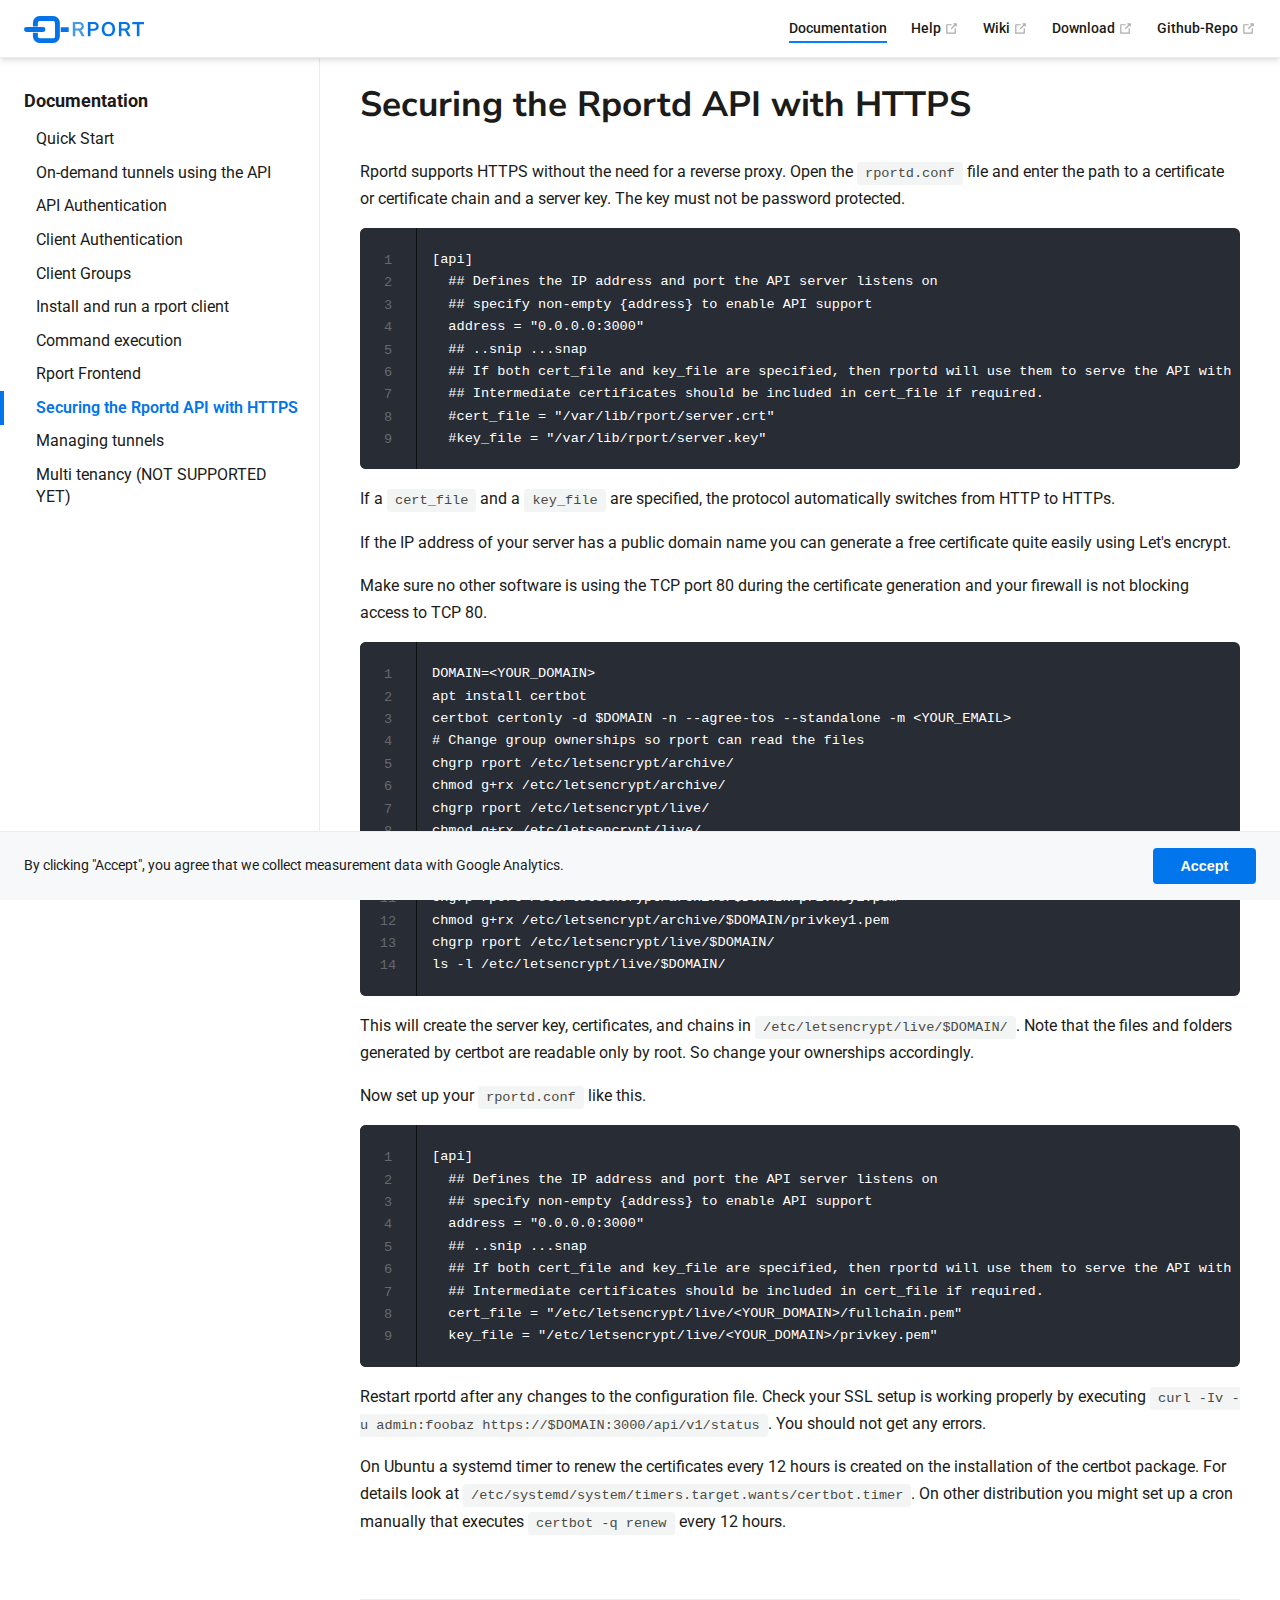
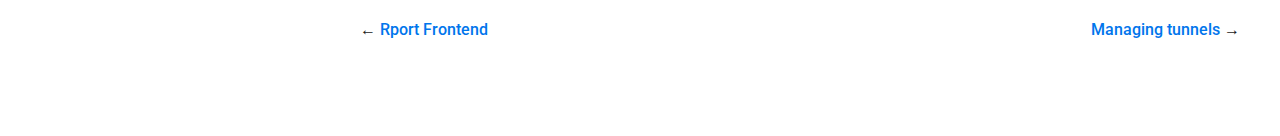
<file: docs/no08-https-howto.html>
<!DOCTYPE html>
<html lang="en-DE">
  <head>
    <link rel="icon" type="image/png" sizes="16x16" href="/favicon/favicon-16x16.png"><link rel="icon" type="image/png" sizes="32x32" href="/favicon/favicon-32x32.png"><link rel="manifest" href="/favicon/site.webmanifest"><meta name="application-name" content="docs"><meta name="apple-mobile-web-app-title" content="docs"><meta name="apple-mobile-web-app-status-bar-style" content="black"><link rel="apple-touch-icon" href="/favicon/apple-touch-icon.png"><meta name="msapplication-TileColor" content="#0075ec"><meta name="theme-color" content="#0075ec"><title>Securing the Rportd API with HTTPS | rport</title><meta name="description" content="Rport helps you to manage your remote servers without the hassle of VPNs, chained SSH connections, jump-hosts, or the use of commercial tools like TeamViewer and its clones."><meta charset="utf-8"><meta name="viewport" content="width=device-width,initial-scale=1"><meta name="generator" content="VuePress 2.0.0-beta.6">
    <link rel="preload" href="/assets/js/runtime~app.7377af8b.js" as="script"><link rel="preload" href="/assets/css/styles.11e0e726.css" as="style"><link rel="preload" href="/assets/js/101.b17c34eb.js" as="script"><link rel="preload" href="/assets/js/app.3ad03ed8.js" as="script">
    <link rel="stylesheet" href="/assets/css/styles.11e0e726.css">
  </head>
  <body>
    <div id="app"><!--[--><div class="theme-container"><header class="navbar"><div class="toggle-sidebar-button"><svg class="icon" xmlns="http://www.w3.org/2000/svg" aria-hidden="true" role="img" viewBox="0 0 448 512"><path fill="currentColor" d="M436 124H12c-6.627 0-12-5.373-12-12V80c0-6.627 5.373-12 12-12h424c6.627 0 12 5.373 12 12v32c0 6.627-5.373 12-12 12zm0 160H12c-6.627 0-12-5.373-12-12v-32c0-6.627 5.373-12 12-12h424c6.627 0 12 5.373 12 12v32c0 6.627-5.373 12-12 12zm0 160H12c-6.627 0-12-5.373-12-12v-32c0-6.627 5.373-12 12-12h424c6.627 0 12 5.373 12 12v32c0 6.627-5.373 12-12 12z" class=""></path></svg></div><span><a href="/" class=""><img class="logo" src="/logo/rport-img-text.svg" alt="rport"><span class="site-name can-hide">rport</span></a></span><div class="navbar-links-wrapper" style=""><!--[--><!--]--><nav class="navbar-links can-hide"><!--[--><div class="navbar-links-item"><a href="/docs/" class="nav-link router-link-active" aria-label="Documentation"><!--[--><!--]--> Documentation <!--[--><!--]--></a></div><div class="navbar-links-item"><a class="nav-link external" href="https://github.com/cloudradar-monitoring/rport/discussions" rel="noopener noreferrer" target="_blank" aria-label="Help"><!--[--><!--]--> Help <span><svg class="icon outbound" xmlns="http://www.w3.org/2000/svg" ariahidden="true" focusable="false" x="0px" y="0px" viewbox="0 0 100 100" width="15" height="15"><path fill="currentColor" d="M18.8,85.1h56l0,0c2.2,0,4-1.8,4-4v-32h-8v28h-48v-48h28v-8h-32l0,0c-2.2,0-4,1.8-4,4v56C14.8,83.3,16.6,85.1,18.8,85.1z"></path><polygon fill="currentColor" points="45.7,48.7 51.3,54.3 77.2,28.5 77.2,37.2 85.2,37.2 85.2,14.9 62.8,14.9 62.8,22.9 71.5,22.9"></polygon></svg><!--[--><span class="sr-only">open in new window</span><!--]--></span><!--[--><!--]--></a></div><div class="navbar-links-item"><a class="nav-link external" href="https://github.com/cloudradar-monitoring/rport/wiki" rel="noopener noreferrer" target="_blank" aria-label="Wiki"><!--[--><!--]--> Wiki <span><svg class="icon outbound" xmlns="http://www.w3.org/2000/svg" ariahidden="true" focusable="false" x="0px" y="0px" viewbox="0 0 100 100" width="15" height="15"><path fill="currentColor" d="M18.8,85.1h56l0,0c2.2,0,4-1.8,4-4v-32h-8v28h-48v-48h28v-8h-32l0,0c-2.2,0-4,1.8-4,4v56C14.8,83.3,16.6,85.1,18.8,85.1z"></path><polygon fill="currentColor" points="45.7,48.7 51.3,54.3 77.2,28.5 77.2,37.2 85.2,37.2 85.2,14.9 62.8,14.9 62.8,22.9 71.5,22.9"></polygon></svg><!--[--><span class="sr-only">open in new window</span><!--]--></span><!--[--><!--]--></a></div><div class="navbar-links-item"><a class="nav-link external" href="https://github.com/cloudradar-monitoring/rport/releases" rel="noopener noreferrer" target="_blank" aria-label="Download"><!--[--><!--]--> Download <span><svg class="icon outbound" xmlns="http://www.w3.org/2000/svg" ariahidden="true" focusable="false" x="0px" y="0px" viewbox="0 0 100 100" width="15" height="15"><path fill="currentColor" d="M18.8,85.1h56l0,0c2.2,0,4-1.8,4-4v-32h-8v28h-48v-48h28v-8h-32l0,0c-2.2,0-4,1.8-4,4v56C14.8,83.3,16.6,85.1,18.8,85.1z"></path><polygon fill="currentColor" points="45.7,48.7 51.3,54.3 77.2,28.5 77.2,37.2 85.2,37.2 85.2,14.9 62.8,14.9 62.8,22.9 71.5,22.9"></polygon></svg><!--[--><span class="sr-only">open in new window</span><!--]--></span><!--[--><!--]--></a></div><div class="navbar-links-item"><a class="nav-link external" href="https://github.com/cloudradar-monitoring/rport" rel="noopener noreferrer" target="_blank" aria-label="Github-Repo"><!--[--><!--]--> Github-Repo <span><svg class="icon outbound" xmlns="http://www.w3.org/2000/svg" ariahidden="true" focusable="false" x="0px" y="0px" viewbox="0 0 100 100" width="15" height="15"><path fill="currentColor" d="M18.8,85.1h56l0,0c2.2,0,4-1.8,4-4v-32h-8v28h-48v-48h28v-8h-32l0,0c-2.2,0-4,1.8-4,4v56C14.8,83.3,16.6,85.1,18.8,85.1z"></path><polygon fill="currentColor" points="45.7,48.7 51.3,54.3 77.2,28.5 77.2,37.2 85.2,37.2 85.2,14.9 62.8,14.9 62.8,22.9 71.5,22.9"></polygon></svg><!--[--><span class="sr-only">open in new window</span><!--]--></span><!--[--><!--]--></a></div><!--]--></nav><!--[--><!--]--><!----></div></header><div class="sidebar-mask"></div><aside class="sidebar"><nav class="navbar-links"><!--[--><div class="navbar-links-item"><a href="/docs/" class="nav-link router-link-active" aria-label="Documentation"><!--[--><!--]--> Documentation <!--[--><!--]--></a></div><div class="navbar-links-item"><a class="nav-link external" href="https://github.com/cloudradar-monitoring/rport/discussions" rel="noopener noreferrer" target="_blank" aria-label="Help"><!--[--><!--]--> Help <span><svg class="icon outbound" xmlns="http://www.w3.org/2000/svg" ariahidden="true" focusable="false" x="0px" y="0px" viewbox="0 0 100 100" width="15" height="15"><path fill="currentColor" d="M18.8,85.1h56l0,0c2.2,0,4-1.8,4-4v-32h-8v28h-48v-48h28v-8h-32l0,0c-2.2,0-4,1.8-4,4v56C14.8,83.3,16.6,85.1,18.8,85.1z"></path><polygon fill="currentColor" points="45.7,48.7 51.3,54.3 77.2,28.5 77.2,37.2 85.2,37.2 85.2,14.9 62.8,14.9 62.8,22.9 71.5,22.9"></polygon></svg><!--[--><span class="sr-only">open in new window</span><!--]--></span><!--[--><!--]--></a></div><div class="navbar-links-item"><a class="nav-link external" href="https://github.com/cloudradar-monitoring/rport/wiki" rel="noopener noreferrer" target="_blank" aria-label="Wiki"><!--[--><!--]--> Wiki <span><svg class="icon outbound" xmlns="http://www.w3.org/2000/svg" ariahidden="true" focusable="false" x="0px" y="0px" viewbox="0 0 100 100" width="15" height="15"><path fill="currentColor" d="M18.8,85.1h56l0,0c2.2,0,4-1.8,4-4v-32h-8v28h-48v-48h28v-8h-32l0,0c-2.2,0-4,1.8-4,4v56C14.8,83.3,16.6,85.1,18.8,85.1z"></path><polygon fill="currentColor" points="45.7,48.7 51.3,54.3 77.2,28.5 77.2,37.2 85.2,37.2 85.2,14.9 62.8,14.9 62.8,22.9 71.5,22.9"></polygon></svg><!--[--><span class="sr-only">open in new window</span><!--]--></span><!--[--><!--]--></a></div><div class="navbar-links-item"><a class="nav-link external" href="https://github.com/cloudradar-monitoring/rport/releases" rel="noopener noreferrer" target="_blank" aria-label="Download"><!--[--><!--]--> Download <span><svg class="icon outbound" xmlns="http://www.w3.org/2000/svg" ariahidden="true" focusable="false" x="0px" y="0px" viewbox="0 0 100 100" width="15" height="15"><path fill="currentColor" d="M18.8,85.1h56l0,0c2.2,0,4-1.8,4-4v-32h-8v28h-48v-48h28v-8h-32l0,0c-2.2,0-4,1.8-4,4v56C14.8,83.3,16.6,85.1,18.8,85.1z"></path><polygon fill="currentColor" points="45.7,48.7 51.3,54.3 77.2,28.5 77.2,37.2 85.2,37.2 85.2,14.9 62.8,14.9 62.8,22.9 71.5,22.9"></polygon></svg><!--[--><span class="sr-only">open in new window</span><!--]--></span><!--[--><!--]--></a></div><div class="navbar-links-item"><a class="nav-link external" href="https://github.com/cloudradar-monitoring/rport" rel="noopener noreferrer" target="_blank" aria-label="Github-Repo"><!--[--><!--]--> Github-Repo <span><svg class="icon outbound" xmlns="http://www.w3.org/2000/svg" ariahidden="true" focusable="false" x="0px" y="0px" viewbox="0 0 100 100" width="15" height="15"><path fill="currentColor" d="M18.8,85.1h56l0,0c2.2,0,4-1.8,4-4v-32h-8v28h-48v-48h28v-8h-32l0,0c-2.2,0-4,1.8-4,4v56C14.8,83.3,16.6,85.1,18.8,85.1z"></path><polygon fill="currentColor" points="45.7,48.7 51.3,54.3 77.2,28.5 77.2,37.2 85.2,37.2 85.2,14.9 62.8,14.9 62.8,22.9 71.5,22.9"></polygon></svg><!--[--><span class="sr-only">open in new window</span><!--]--></span><!--[--><!--]--></a></div><!--]--></nav><!--[--><!--]--><ul class="sidebar-links"><!--[--><!--[--><section class="sidebar-group"><p class="sidebar-heading active">Documentation</p><ul class=""><li><!--[--><a href="/docs/" class="nav-link router-link-active sidebar-link" aria-label="Quick Start"><!--[--><!--]--> Quick Start <!--[--><!--]--></a><!----><!--]--></li><li><!--[--><a href="/docs/no01-on-demand-tunnels.html" class="nav-link sidebar-link" aria-label="On-demand tunnels using the API"><!--[--><!--]--> On-demand tunnels using the API <!--[--><!--]--></a><!----><!--]--></li><li><!--[--><a href="/docs/no02-api-auth.html" class="nav-link sidebar-link" aria-label="API Authentication"><!--[--><!--]--> API Authentication <!--[--><!--]--></a><!----><!--]--></li><li><!--[--><a href="/docs/no03-client-auth.html" class="nav-link sidebar-link" aria-label="Client Authentication"><!--[--><!--]--> Client Authentication <!--[--><!--]--></a><!----><!--]--></li><li><!--[--><a href="/docs/no04-client-groups.html" class="nav-link sidebar-link" aria-label="Client Groups"><!--[--><!--]--> Client Groups <!--[--><!--]--></a><!----><!--]--></li><li><!--[--><a href="/docs/no05-client-on-other-os.html" class="nav-link sidebar-link" aria-label="Install and run a rport client"><!--[--><!--]--> Install and run a rport client <!--[--><!--]--></a><!----><!--]--></li><li><!--[--><a href="/docs/no06-command-execution.html" class="nav-link sidebar-link" aria-label="Command execution"><!--[--><!--]--> Command execution <!--[--><!--]--></a><!----><!--]--></li><li><!--[--><a href="/docs/no07-frontend.html" class="nav-link sidebar-link" aria-label="Rport Frontend"><!--[--><!--]--> Rport Frontend <!--[--><!--]--></a><!----><!--]--></li><li><!--[--><a aria-current="page" href="/docs/no08-https-howto.html" class="router-link-active router-link-exact-active nav-link router-link-active sidebar-link active" aria-label="Securing the Rportd API with HTTPS"><!--[--><!--]--> Securing the Rportd API with HTTPS <!--[--><!--]--></a><!----><!--]--></li><li><!--[--><a href="/docs/no09-managing-tunnels.html" class="nav-link sidebar-link" aria-label="Managing tunnels"><!--[--><!--]--> Managing tunnels <!--[--><!--]--></a><!----><!--]--></li><li><!--[--><a href="/docs/no10-multi-tenancy.html" class="nav-link sidebar-link" aria-label="Multi tenancy (NOT SUPPORTED YET)"><!--[--><!--]--> Multi tenancy (NOT SUPPORTED YET) <!--[--><!--]--></a><!----><!--]--></li></ul></section><!--]--><!--]--></ul><!--[--><!--]--></aside><main class="page"><!--[--><!--]--><div class="theme-default-content"><!--[--><h1 id="securing-the-rportd-api-with-https"><a class="header-anchor" href="#securing-the-rportd-api-with-https">#</a> Securing the Rportd API with HTTPS</h1><p>Rportd supports HTTPS without the need for a reverse proxy. Open the <code>rportd.conf</code> file and enter the path to a certificate or certificate chain and a server key. The key must not be password protected.</p><div class="language-text ext-text line-numbers-mode"><pre class="language-text"><code>[api]
  ## Defines the IP address and port the API server listens on
  ## specify non-empty {address} to enable API support
  address = &quot;0.0.0.0:3000&quot;
  ## ..snip ...snap
  ## If both cert_file and key_file are specified, then rportd will use them to serve the API with https.
  ## Intermediate certificates should be included in cert_file if required.
  #cert_file = &quot;/var/lib/rport/server.crt&quot;
  #key_file = &quot;/var/lib/rport/server.key&quot;
</code></pre><div class="line-numbers"><span class="line-number">1</span><br><span class="line-number">2</span><br><span class="line-number">3</span><br><span class="line-number">4</span><br><span class="line-number">5</span><br><span class="line-number">6</span><br><span class="line-number">7</span><br><span class="line-number">8</span><br><span class="line-number">9</span><br></div></div><p>If a <code>cert_file</code> and a <code>key_file</code> are specified, the protocol automatically switches from HTTP to HTTPs.</p><p>If the IP address of your server has a public domain name you can generate a free certificate quite easily using Let&#39;s encrypt.</p><p>Make sure no other software is using the TCP port 80 during the certificate generation and your firewall is not blocking access to TCP 80.</p><div class="language-text ext-text line-numbers-mode"><pre class="language-text"><code>DOMAIN=&lt;YOUR_DOMAIN&gt;
apt install certbot
certbot certonly -d $DOMAIN -n --agree-tos --standalone -m &lt;YOUR_EMAIL&gt;
# Change group ownerships so rport can read the files
chgrp rport /etc/letsencrypt/archive/
chmod g+rx /etc/letsencrypt/archive/
chgrp rport /etc/letsencrypt/live/
chmod g+rx /etc/letsencrypt/live/
chgrp rport /etc/letsencrypt/archive/$DOMAIN/
chmod g+rx /etc/letsencrypt/archive/$DOMAIN/
chgrp rport /etc/letsencrypt/archive/$DOMAIN/privkey1.pem
chmod g+rx /etc/letsencrypt/archive/$DOMAIN/privkey1.pem
chgrp rport /etc/letsencrypt/live/$DOMAIN/
ls -l /etc/letsencrypt/live/$DOMAIN/
</code></pre><div class="line-numbers"><span class="line-number">1</span><br><span class="line-number">2</span><br><span class="line-number">3</span><br><span class="line-number">4</span><br><span class="line-number">5</span><br><span class="line-number">6</span><br><span class="line-number">7</span><br><span class="line-number">8</span><br><span class="line-number">9</span><br><span class="line-number">10</span><br><span class="line-number">11</span><br><span class="line-number">12</span><br><span class="line-number">13</span><br><span class="line-number">14</span><br></div></div><p>This will create the server key, certificates, and chains in <code>/etc/letsencrypt/live/$DOMAIN/</code>. Note that the files and folders generated by certbot are readable only by root. So change your ownerships accordingly.</p><p>Now set up your <code>rportd.conf</code> like this.</p><div class="language-text ext-text line-numbers-mode"><pre class="language-text"><code>[api]
  ## Defines the IP address and port the API server listens on
  ## specify non-empty {address} to enable API support
  address = &quot;0.0.0.0:3000&quot;
  ## ..snip ...snap
  ## If both cert_file and key_file are specified, then rportd will use them to serve the API with https.
  ## Intermediate certificates should be included in cert_file if required.
  cert_file = &quot;/etc/letsencrypt/live/&lt;YOUR_DOMAIN&gt;/fullchain.pem&quot;
  key_file = &quot;/etc/letsencrypt/live/&lt;YOUR_DOMAIN&gt;/privkey.pem&quot;
</code></pre><div class="line-numbers"><span class="line-number">1</span><br><span class="line-number">2</span><br><span class="line-number">3</span><br><span class="line-number">4</span><br><span class="line-number">5</span><br><span class="line-number">6</span><br><span class="line-number">7</span><br><span class="line-number">8</span><br><span class="line-number">9</span><br></div></div><p>Restart rportd after any changes to the configuration file. Check your SSL setup is working properly by executing <code>curl -Iv -u admin:foobaz https://$DOMAIN:3000/api/v1/status</code>. You should not get any errors.</p><p>On Ubuntu a systemd timer to renew the certificates every 12 hours is created on the installation of the certbot package. For details look at <code>/etc/systemd/system/timers.target.wants/certbot.timer</code>. On other distribution you might set up a cron manually that executes <code>certbot -q renew</code> every 12 hours.</p><!--]--></div><footer class="page-meta"><!----><!----><!----></footer><nav class="page-nav"><p class="inner"><span class="prev"> ← <a href="/docs/no07-frontend.html" class="nav-link" aria-label="Rport Frontend"><!--[--><!--]--> Rport Frontend <!--[--><!--]--></a></span><span class="next"><a href="/docs/no09-managing-tunnels.html" class="nav-link" aria-label="Managing tunnels"><!--[--><!--]--> Managing tunnels <!--[--><!--]--></a> → </span></p></nav><!--[--><!--]--></main></div><div class="ga-consent"><p> By clicking &quot;Accept&quot;, you agree that we collect measurement data with Google Analytics. </p><button type="button" class="button primary">Accept</button></div><!----><!--]--></div>
    <script src="/assets/js/runtime~app.7377af8b.js" defer></script><script src="/assets/js/101.b17c34eb.js" defer></script><script src="/assets/js/app.3ad03ed8.js" defer></script>
  </body>
</html>
</file>
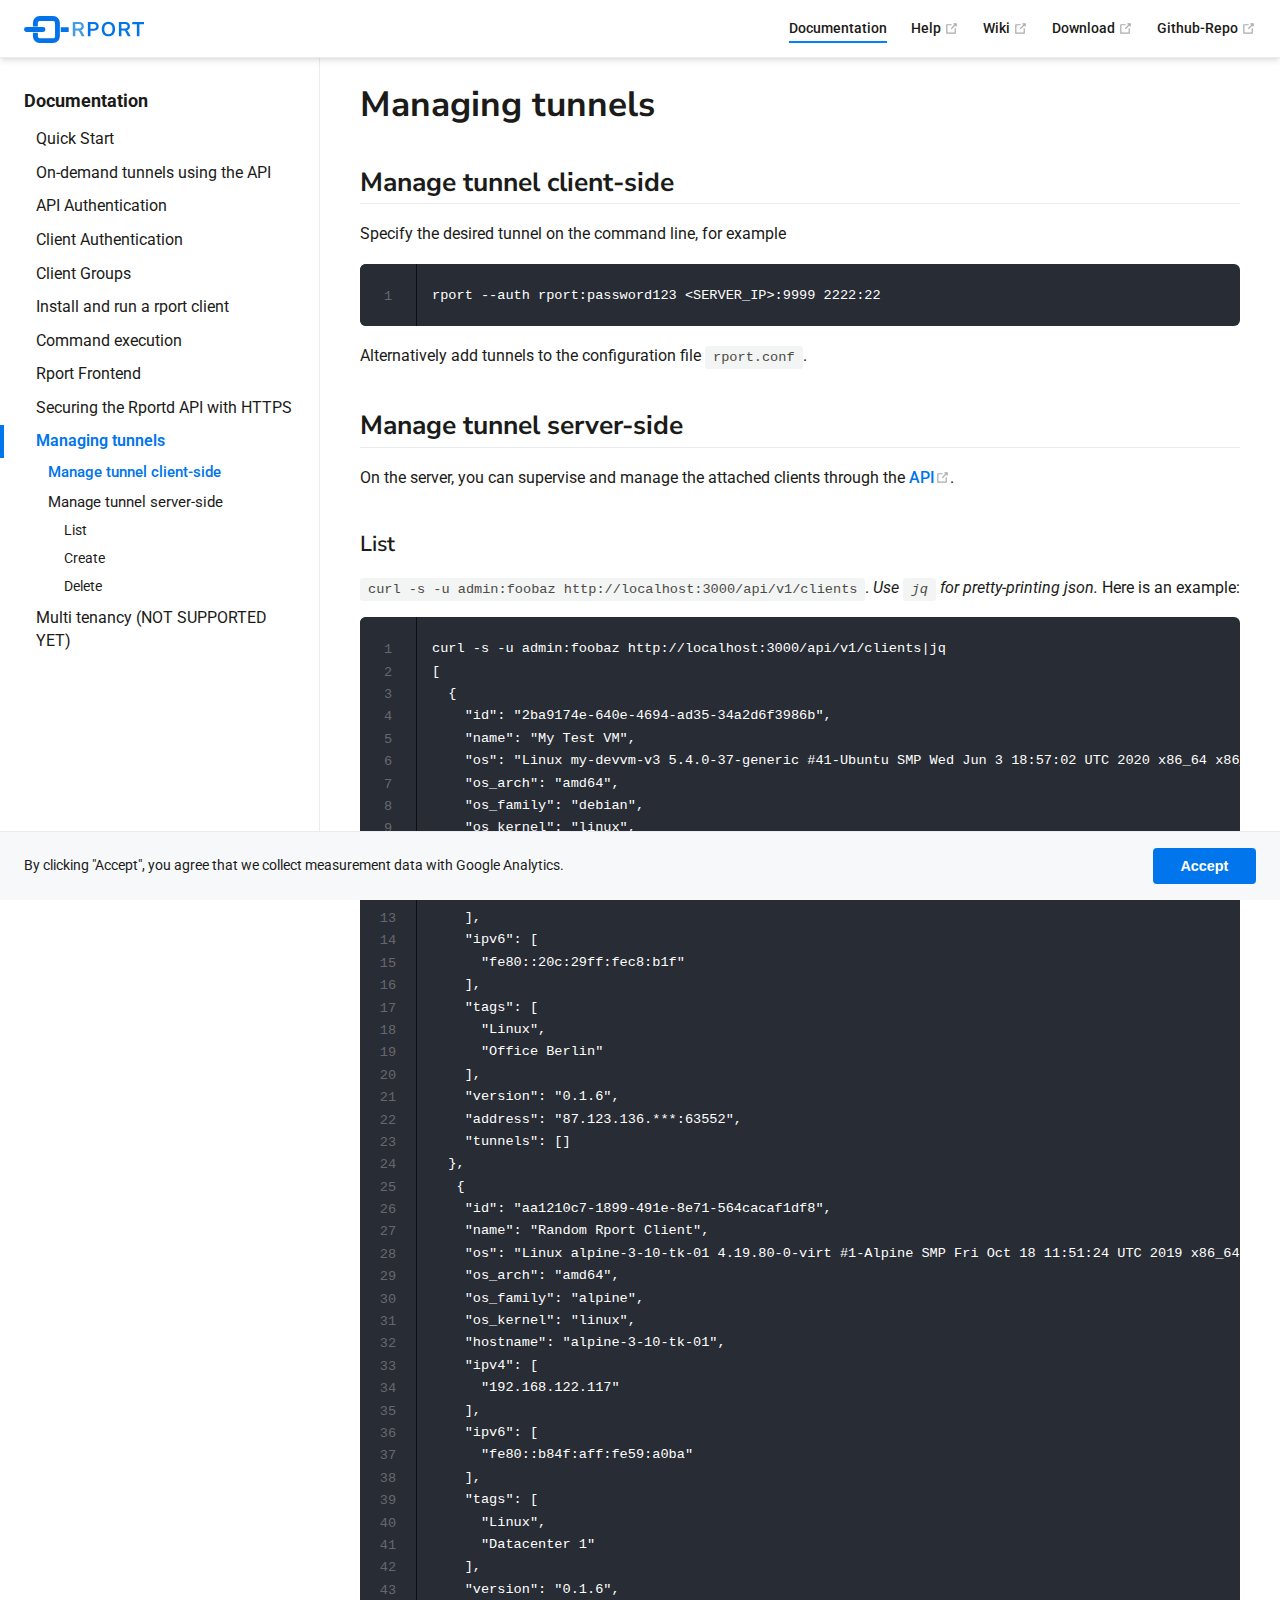
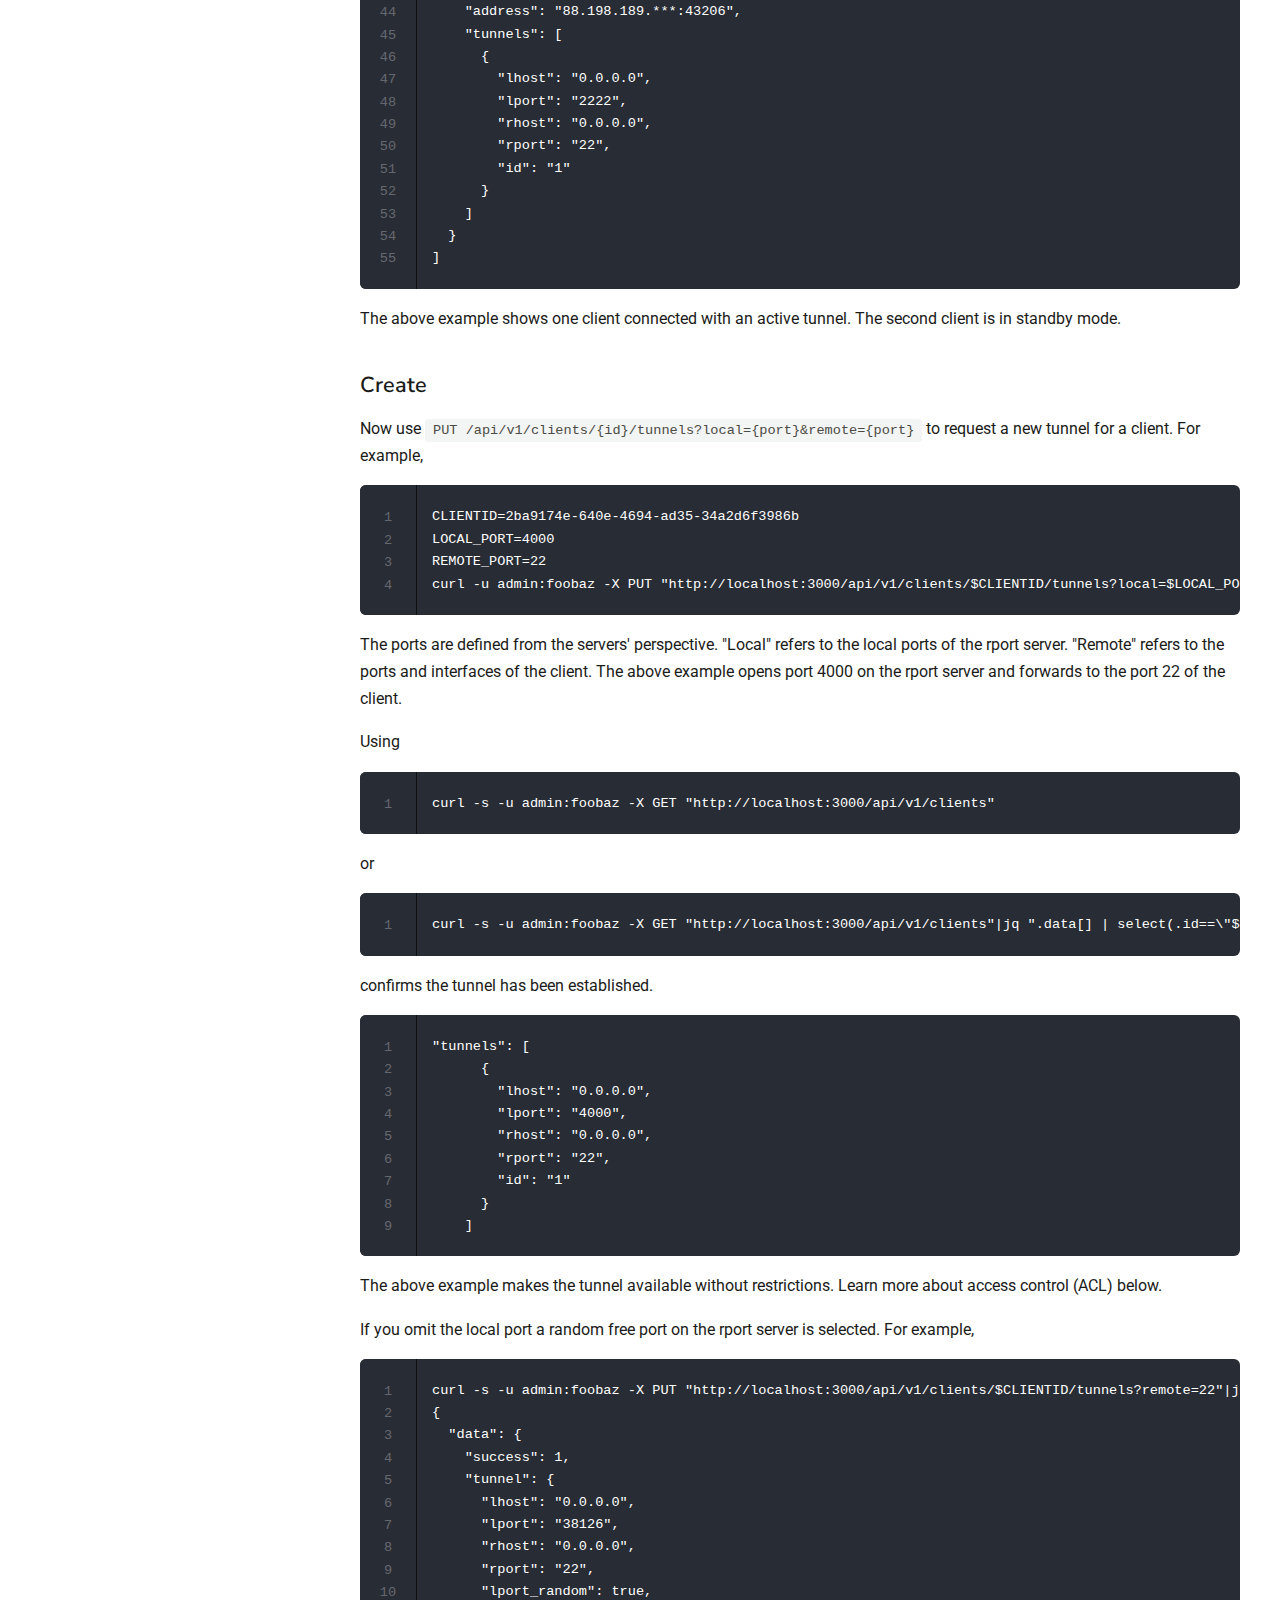
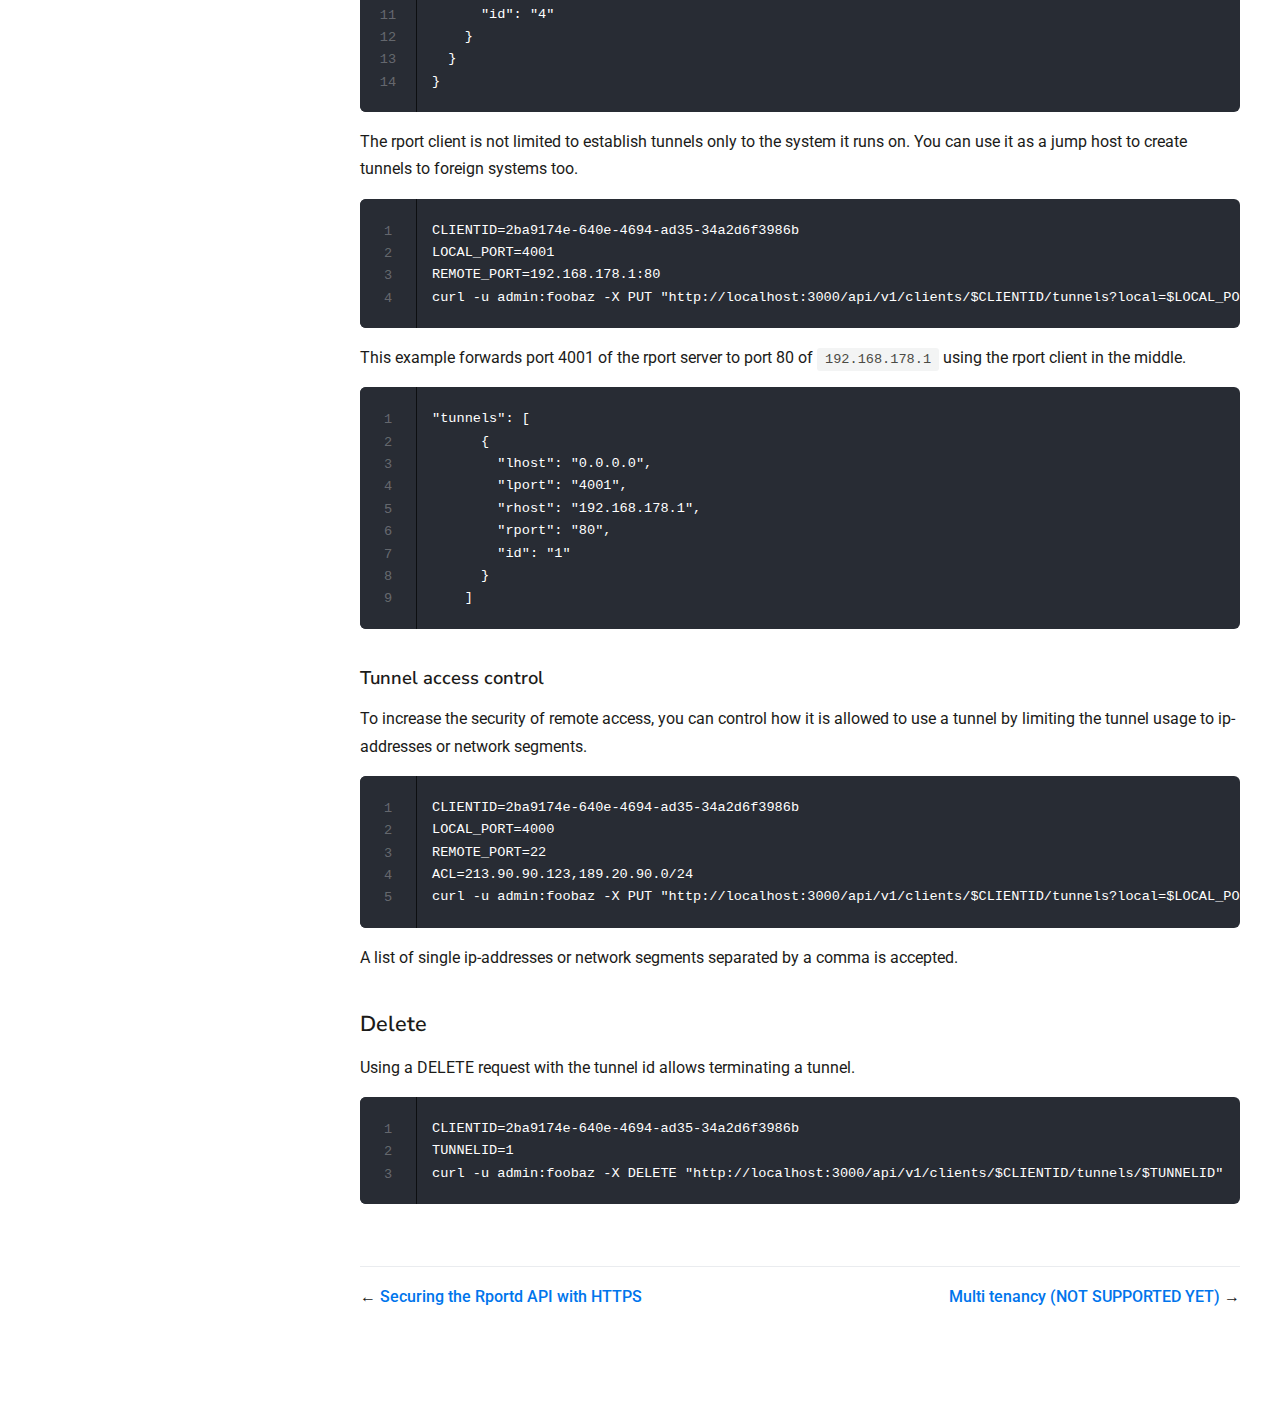
<file: docs/no09-managing-tunnels.html>
<!DOCTYPE html>
<html lang="en-DE">
  <head>
    <link rel="icon" type="image/png" sizes="16x16" href="/favicon/favicon-16x16.png"><link rel="icon" type="image/png" sizes="32x32" href="/favicon/favicon-32x32.png"><link rel="manifest" href="/favicon/site.webmanifest"><meta name="application-name" content="docs"><meta name="apple-mobile-web-app-title" content="docs"><meta name="apple-mobile-web-app-status-bar-style" content="black"><link rel="apple-touch-icon" href="/favicon/apple-touch-icon.png"><meta name="msapplication-TileColor" content="#0075ec"><meta name="theme-color" content="#0075ec"><title>Managing tunnels | rport</title><meta name="description" content="Rport helps you to manage your remote servers without the hassle of VPNs, chained SSH connections, jump-hosts, or the use of commercial tools like TeamViewer and its clones."><meta charset="utf-8"><meta name="viewport" content="width=device-width,initial-scale=1"><meta name="generator" content="VuePress 2.0.0-beta.6">
    <link rel="preload" href="/assets/js/runtime~app.7377af8b.js" as="script"><link rel="preload" href="/assets/css/styles.11e0e726.css" as="style"><link rel="preload" href="/assets/js/101.b17c34eb.js" as="script"><link rel="preload" href="/assets/js/app.3ad03ed8.js" as="script">
    <link rel="stylesheet" href="/assets/css/styles.11e0e726.css">
  </head>
  <body>
    <div id="app"><!--[--><div class="theme-container"><header class="navbar"><div class="toggle-sidebar-button"><svg class="icon" xmlns="http://www.w3.org/2000/svg" aria-hidden="true" role="img" viewBox="0 0 448 512"><path fill="currentColor" d="M436 124H12c-6.627 0-12-5.373-12-12V80c0-6.627 5.373-12 12-12h424c6.627 0 12 5.373 12 12v32c0 6.627-5.373 12-12 12zm0 160H12c-6.627 0-12-5.373-12-12v-32c0-6.627 5.373-12 12-12h424c6.627 0 12 5.373 12 12v32c0 6.627-5.373 12-12 12zm0 160H12c-6.627 0-12-5.373-12-12v-32c0-6.627 5.373-12 12-12h424c6.627 0 12 5.373 12 12v32c0 6.627-5.373 12-12 12z" class=""></path></svg></div><span><a href="/" class=""><img class="logo" src="/logo/rport-img-text.svg" alt="rport"><span class="site-name can-hide">rport</span></a></span><div class="navbar-links-wrapper" style=""><!--[--><!--]--><nav class="navbar-links can-hide"><!--[--><div class="navbar-links-item"><a href="/docs/" class="nav-link router-link-active" aria-label="Documentation"><!--[--><!--]--> Documentation <!--[--><!--]--></a></div><div class="navbar-links-item"><a class="nav-link external" href="https://github.com/cloudradar-monitoring/rport/discussions" rel="noopener noreferrer" target="_blank" aria-label="Help"><!--[--><!--]--> Help <span><svg class="icon outbound" xmlns="http://www.w3.org/2000/svg" ariahidden="true" focusable="false" x="0px" y="0px" viewbox="0 0 100 100" width="15" height="15"><path fill="currentColor" d="M18.8,85.1h56l0,0c2.2,0,4-1.8,4-4v-32h-8v28h-48v-48h28v-8h-32l0,0c-2.2,0-4,1.8-4,4v56C14.8,83.3,16.6,85.1,18.8,85.1z"></path><polygon fill="currentColor" points="45.7,48.7 51.3,54.3 77.2,28.5 77.2,37.2 85.2,37.2 85.2,14.9 62.8,14.9 62.8,22.9 71.5,22.9"></polygon></svg><!--[--><span class="sr-only">open in new window</span><!--]--></span><!--[--><!--]--></a></div><div class="navbar-links-item"><a class="nav-link external" href="https://github.com/cloudradar-monitoring/rport/wiki" rel="noopener noreferrer" target="_blank" aria-label="Wiki"><!--[--><!--]--> Wiki <span><svg class="icon outbound" xmlns="http://www.w3.org/2000/svg" ariahidden="true" focusable="false" x="0px" y="0px" viewbox="0 0 100 100" width="15" height="15"><path fill="currentColor" d="M18.8,85.1h56l0,0c2.2,0,4-1.8,4-4v-32h-8v28h-48v-48h28v-8h-32l0,0c-2.2,0-4,1.8-4,4v56C14.8,83.3,16.6,85.1,18.8,85.1z"></path><polygon fill="currentColor" points="45.7,48.7 51.3,54.3 77.2,28.5 77.2,37.2 85.2,37.2 85.2,14.9 62.8,14.9 62.8,22.9 71.5,22.9"></polygon></svg><!--[--><span class="sr-only">open in new window</span><!--]--></span><!--[--><!--]--></a></div><div class="navbar-links-item"><a class="nav-link external" href="https://github.com/cloudradar-monitoring/rport/releases" rel="noopener noreferrer" target="_blank" aria-label="Download"><!--[--><!--]--> Download <span><svg class="icon outbound" xmlns="http://www.w3.org/2000/svg" ariahidden="true" focusable="false" x="0px" y="0px" viewbox="0 0 100 100" width="15" height="15"><path fill="currentColor" d="M18.8,85.1h56l0,0c2.2,0,4-1.8,4-4v-32h-8v28h-48v-48h28v-8h-32l0,0c-2.2,0-4,1.8-4,4v56C14.8,83.3,16.6,85.1,18.8,85.1z"></path><polygon fill="currentColor" points="45.7,48.7 51.3,54.3 77.2,28.5 77.2,37.2 85.2,37.2 85.2,14.9 62.8,14.9 62.8,22.9 71.5,22.9"></polygon></svg><!--[--><span class="sr-only">open in new window</span><!--]--></span><!--[--><!--]--></a></div><div class="navbar-links-item"><a class="nav-link external" href="https://github.com/cloudradar-monitoring/rport" rel="noopener noreferrer" target="_blank" aria-label="Github-Repo"><!--[--><!--]--> Github-Repo <span><svg class="icon outbound" xmlns="http://www.w3.org/2000/svg" ariahidden="true" focusable="false" x="0px" y="0px" viewbox="0 0 100 100" width="15" height="15"><path fill="currentColor" d="M18.8,85.1h56l0,0c2.2,0,4-1.8,4-4v-32h-8v28h-48v-48h28v-8h-32l0,0c-2.2,0-4,1.8-4,4v56C14.8,83.3,16.6,85.1,18.8,85.1z"></path><polygon fill="currentColor" points="45.7,48.7 51.3,54.3 77.2,28.5 77.2,37.2 85.2,37.2 85.2,14.9 62.8,14.9 62.8,22.9 71.5,22.9"></polygon></svg><!--[--><span class="sr-only">open in new window</span><!--]--></span><!--[--><!--]--></a></div><!--]--></nav><!--[--><!--]--><!----></div></header><div class="sidebar-mask"></div><aside class="sidebar"><nav class="navbar-links"><!--[--><div class="navbar-links-item"><a href="/docs/" class="nav-link router-link-active" aria-label="Documentation"><!--[--><!--]--> Documentation <!--[--><!--]--></a></div><div class="navbar-links-item"><a class="nav-link external" href="https://github.com/cloudradar-monitoring/rport/discussions" rel="noopener noreferrer" target="_blank" aria-label="Help"><!--[--><!--]--> Help <span><svg class="icon outbound" xmlns="http://www.w3.org/2000/svg" ariahidden="true" focusable="false" x="0px" y="0px" viewbox="0 0 100 100" width="15" height="15"><path fill="currentColor" d="M18.8,85.1h56l0,0c2.2,0,4-1.8,4-4v-32h-8v28h-48v-48h28v-8h-32l0,0c-2.2,0-4,1.8-4,4v56C14.8,83.3,16.6,85.1,18.8,85.1z"></path><polygon fill="currentColor" points="45.7,48.7 51.3,54.3 77.2,28.5 77.2,37.2 85.2,37.2 85.2,14.9 62.8,14.9 62.8,22.9 71.5,22.9"></polygon></svg><!--[--><span class="sr-only">open in new window</span><!--]--></span><!--[--><!--]--></a></div><div class="navbar-links-item"><a class="nav-link external" href="https://github.com/cloudradar-monitoring/rport/wiki" rel="noopener noreferrer" target="_blank" aria-label="Wiki"><!--[--><!--]--> Wiki <span><svg class="icon outbound" xmlns="http://www.w3.org/2000/svg" ariahidden="true" focusable="false" x="0px" y="0px" viewbox="0 0 100 100" width="15" height="15"><path fill="currentColor" d="M18.8,85.1h56l0,0c2.2,0,4-1.8,4-4v-32h-8v28h-48v-48h28v-8h-32l0,0c-2.2,0-4,1.8-4,4v56C14.8,83.3,16.6,85.1,18.8,85.1z"></path><polygon fill="currentColor" points="45.7,48.7 51.3,54.3 77.2,28.5 77.2,37.2 85.2,37.2 85.2,14.9 62.8,14.9 62.8,22.9 71.5,22.9"></polygon></svg><!--[--><span class="sr-only">open in new window</span><!--]--></span><!--[--><!--]--></a></div><div class="navbar-links-item"><a class="nav-link external" href="https://github.com/cloudradar-monitoring/rport/releases" rel="noopener noreferrer" target="_blank" aria-label="Download"><!--[--><!--]--> Download <span><svg class="icon outbound" xmlns="http://www.w3.org/2000/svg" ariahidden="true" focusable="false" x="0px" y="0px" viewbox="0 0 100 100" width="15" height="15"><path fill="currentColor" d="M18.8,85.1h56l0,0c2.2,0,4-1.8,4-4v-32h-8v28h-48v-48h28v-8h-32l0,0c-2.2,0-4,1.8-4,4v56C14.8,83.3,16.6,85.1,18.8,85.1z"></path><polygon fill="currentColor" points="45.7,48.7 51.3,54.3 77.2,28.5 77.2,37.2 85.2,37.2 85.2,14.9 62.8,14.9 62.8,22.9 71.5,22.9"></polygon></svg><!--[--><span class="sr-only">open in new window</span><!--]--></span><!--[--><!--]--></a></div><div class="navbar-links-item"><a class="nav-link external" href="https://github.com/cloudradar-monitoring/rport" rel="noopener noreferrer" target="_blank" aria-label="Github-Repo"><!--[--><!--]--> Github-Repo <span><svg class="icon outbound" xmlns="http://www.w3.org/2000/svg" ariahidden="true" focusable="false" x="0px" y="0px" viewbox="0 0 100 100" width="15" height="15"><path fill="currentColor" d="M18.8,85.1h56l0,0c2.2,0,4-1.8,4-4v-32h-8v28h-48v-48h28v-8h-32l0,0c-2.2,0-4,1.8-4,4v56C14.8,83.3,16.6,85.1,18.8,85.1z"></path><polygon fill="currentColor" points="45.7,48.7 51.3,54.3 77.2,28.5 77.2,37.2 85.2,37.2 85.2,14.9 62.8,14.9 62.8,22.9 71.5,22.9"></polygon></svg><!--[--><span class="sr-only">open in new window</span><!--]--></span><!--[--><!--]--></a></div><!--]--></nav><!--[--><!--]--><ul class="sidebar-links"><!--[--><!--[--><section class="sidebar-group"><p class="sidebar-heading active">Documentation</p><ul class=""><li><!--[--><a href="/docs/" class="nav-link router-link-active sidebar-link" aria-label="Quick Start"><!--[--><!--]--> Quick Start <!--[--><!--]--></a><!----><!--]--></li><li><!--[--><a href="/docs/no01-on-demand-tunnels.html" class="nav-link sidebar-link" aria-label="On-demand tunnels using the API"><!--[--><!--]--> On-demand tunnels using the API <!--[--><!--]--></a><!----><!--]--></li><li><!--[--><a href="/docs/no02-api-auth.html" class="nav-link sidebar-link" aria-label="API Authentication"><!--[--><!--]--> API Authentication <!--[--><!--]--></a><!----><!--]--></li><li><!--[--><a href="/docs/no03-client-auth.html" class="nav-link sidebar-link" aria-label="Client Authentication"><!--[--><!--]--> Client Authentication <!--[--><!--]--></a><!----><!--]--></li><li><!--[--><a href="/docs/no04-client-groups.html" class="nav-link sidebar-link" aria-label="Client Groups"><!--[--><!--]--> Client Groups <!--[--><!--]--></a><!----><!--]--></li><li><!--[--><a href="/docs/no05-client-on-other-os.html" class="nav-link sidebar-link" aria-label="Install and run a rport client"><!--[--><!--]--> Install and run a rport client <!--[--><!--]--></a><!----><!--]--></li><li><!--[--><a href="/docs/no06-command-execution.html" class="nav-link sidebar-link" aria-label="Command execution"><!--[--><!--]--> Command execution <!--[--><!--]--></a><!----><!--]--></li><li><!--[--><a href="/docs/no07-frontend.html" class="nav-link sidebar-link" aria-label="Rport Frontend"><!--[--><!--]--> Rport Frontend <!--[--><!--]--></a><!----><!--]--></li><li><!--[--><a href="/docs/no08-https-howto.html" class="nav-link sidebar-link" aria-label="Securing the Rportd API with HTTPS"><!--[--><!--]--> Securing the Rportd API with HTTPS <!--[--><!--]--></a><!----><!--]--></li><li><!--[--><a aria-current="page" href="/docs/no09-managing-tunnels.html" class="router-link-active router-link-exact-active nav-link router-link-active sidebar-link active" aria-label="Managing tunnels"><!--[--><!--]--> Managing tunnels <!--[--><!--]--></a><ul class="sidebar-sub-headers"><li><!--[--><a aria-current="page" href="/docs/no09-managing-tunnels.html#manage-tunnel-client-side" class="router-link-active router-link-exact-active nav-link sidebar-link" aria-label="Manage tunnel client-side"><!--[--><!--]--> Manage tunnel client-side <!--[--><!--]--></a><!----><!--]--></li><li><!--[--><a aria-current="page" href="/docs/no09-managing-tunnels.html#manage-tunnel-server-side" class="router-link-active router-link-exact-active nav-link sidebar-link" aria-label="Manage tunnel server-side"><!--[--><!--]--> Manage tunnel server-side <!--[--><!--]--></a><ul class="sidebar-sub-headers"><li><!--[--><a aria-current="page" href="/docs/no09-managing-tunnels.html#list" class="router-link-active router-link-exact-active nav-link sidebar-link" aria-label="List"><!--[--><!--]--> List <!--[--><!--]--></a><!----><!--]--></li><li><!--[--><a aria-current="page" href="/docs/no09-managing-tunnels.html#create" class="router-link-active router-link-exact-active nav-link sidebar-link" aria-label="Create"><!--[--><!--]--> Create <!--[--><!--]--></a><!----><!--]--></li><li><!--[--><a aria-current="page" href="/docs/no09-managing-tunnels.html#delete" class="router-link-active router-link-exact-active nav-link sidebar-link" aria-label="Delete"><!--[--><!--]--> Delete <!--[--><!--]--></a><!----><!--]--></li></ul><!--]--></li></ul><!--]--></li><li><!--[--><a href="/docs/no10-multi-tenancy.html" class="nav-link sidebar-link" aria-label="Multi tenancy (NOT SUPPORTED YET)"><!--[--><!--]--> Multi tenancy (NOT SUPPORTED YET) <!--[--><!--]--></a><!----><!--]--></li></ul></section><!--]--><!--]--></ul><!--[--><!--]--></aside><main class="page"><!--[--><!--]--><div class="theme-default-content"><!--[--><h1 id="managing-tunnels"><a class="header-anchor" href="#managing-tunnels">#</a> Managing tunnels</h1><h2 id="manage-tunnel-client-side"><a class="header-anchor" href="#manage-tunnel-client-side">#</a> Manage tunnel client-side</h2><p>Specify the desired tunnel on the command line, for example</p><div class="language-text ext-text line-numbers-mode"><pre class="language-text"><code>rport --auth rport:password123 &lt;SERVER_IP&gt;:9999 2222:22
</code></pre><div class="line-numbers"><span class="line-number">1</span><br></div></div><p>Alternatively add tunnels to the configuration file <code>rport.conf</code>.</p><h2 id="manage-tunnel-server-side"><a class="header-anchor" href="#manage-tunnel-server-side">#</a> Manage tunnel server-side</h2><p>On the server, you can supervise and manage the attached clients through the <a href="https://petstore.swagger.io/?url=https://raw.githubusercontent.com/cloudradar-monitoring/rport/master/api-doc.yml#/Clients%20and%20Tunnels" target="_blank" rel="noopener noreferrer">API<span><svg class="icon outbound" xmlns="http://www.w3.org/2000/svg" ariahidden="true" focusable="false" x="0px" y="0px" viewbox="0 0 100 100" width="15" height="15"><path fill="currentColor" d="M18.8,85.1h56l0,0c2.2,0,4-1.8,4-4v-32h-8v28h-48v-48h28v-8h-32l0,0c-2.2,0-4,1.8-4,4v56C14.8,83.3,16.6,85.1,18.8,85.1z"></path><polygon fill="currentColor" points="45.7,48.7 51.3,54.3 77.2,28.5 77.2,37.2 85.2,37.2 85.2,14.9 62.8,14.9 62.8,22.9 71.5,22.9"></polygon></svg><!--[--><span class="sr-only">open in new window</span><!--]--></span></a>.</p><h3 id="list"><a class="header-anchor" href="#list">#</a> List</h3><p><code>curl -s -u admin:foobaz http://localhost:3000/api/v1/clients</code>. <em>Use <code>jq</code> for pretty-printing json.</em> Here is an example:</p><div class="language-text ext-text line-numbers-mode"><pre class="language-text"><code>curl -s -u admin:foobaz http://localhost:3000/api/v1/clients|jq
[
  {
    &quot;id&quot;: &quot;2ba9174e-640e-4694-ad35-34a2d6f3986b&quot;,
    &quot;name&quot;: &quot;My Test VM&quot;,
    &quot;os&quot;: &quot;Linux my-devvm-v3 5.4.0-37-generic #41-Ubuntu SMP Wed Jun 3 18:57:02 UTC 2020 x86_64 x86_64 x86_64 GNU/Linux&quot;,
    &quot;os_arch&quot;: &quot;amd64&quot;,
    &quot;os_family&quot;: &quot;debian&quot;,
    &quot;os_kernel&quot;: &quot;linux&quot;,
    &quot;hostname&quot;: &quot;my-devvm-v3&quot;,
    &quot;ipv4&quot;: [
      &quot;192.168.3.148&quot;
    ],
    &quot;ipv6&quot;: [
      &quot;fe80::20c:29ff:fec8:b1f&quot;
    ],
    &quot;tags&quot;: [
      &quot;Linux&quot;,
      &quot;Office Berlin&quot;
    ],
    &quot;version&quot;: &quot;0.1.6&quot;,
    &quot;address&quot;: &quot;87.123.136.***:63552&quot;,
    &quot;tunnels&quot;: []
  },
   {
    &quot;id&quot;: &quot;aa1210c7-1899-491e-8e71-564cacaf1df8&quot;,
    &quot;name&quot;: &quot;Random Rport Client&quot;,
    &quot;os&quot;: &quot;Linux alpine-3-10-tk-01 4.19.80-0-virt #1-Alpine SMP Fri Oct 18 11:51:24 UTC 2019 x86_64 Linux&quot;,
    &quot;os_arch&quot;: &quot;amd64&quot;,
    &quot;os_family&quot;: &quot;alpine&quot;,
    &quot;os_kernel&quot;: &quot;linux&quot;,
    &quot;hostname&quot;: &quot;alpine-3-10-tk-01&quot;,
    &quot;ipv4&quot;: [
      &quot;192.168.122.117&quot;
    ],
    &quot;ipv6&quot;: [
      &quot;fe80::b84f:aff:fe59:a0ba&quot;
    ],
    &quot;tags&quot;: [
      &quot;Linux&quot;,
      &quot;Datacenter 1&quot;
    ],
    &quot;version&quot;: &quot;0.1.6&quot;,
    &quot;address&quot;: &quot;88.198.189.***:43206&quot;,
    &quot;tunnels&quot;: [
      {
        &quot;lhost&quot;: &quot;0.0.0.0&quot;,
        &quot;lport&quot;: &quot;2222&quot;,
        &quot;rhost&quot;: &quot;0.0.0.0&quot;,
        &quot;rport&quot;: &quot;22&quot;,
        &quot;id&quot;: &quot;1&quot;
      }
    ]
  }
]
</code></pre><div class="line-numbers"><span class="line-number">1</span><br><span class="line-number">2</span><br><span class="line-number">3</span><br><span class="line-number">4</span><br><span class="line-number">5</span><br><span class="line-number">6</span><br><span class="line-number">7</span><br><span class="line-number">8</span><br><span class="line-number">9</span><br><span class="line-number">10</span><br><span class="line-number">11</span><br><span class="line-number">12</span><br><span class="line-number">13</span><br><span class="line-number">14</span><br><span class="line-number">15</span><br><span class="line-number">16</span><br><span class="line-number">17</span><br><span class="line-number">18</span><br><span class="line-number">19</span><br><span class="line-number">20</span><br><span class="line-number">21</span><br><span class="line-number">22</span><br><span class="line-number">23</span><br><span class="line-number">24</span><br><span class="line-number">25</span><br><span class="line-number">26</span><br><span class="line-number">27</span><br><span class="line-number">28</span><br><span class="line-number">29</span><br><span class="line-number">30</span><br><span class="line-number">31</span><br><span class="line-number">32</span><br><span class="line-number">33</span><br><span class="line-number">34</span><br><span class="line-number">35</span><br><span class="line-number">36</span><br><span class="line-number">37</span><br><span class="line-number">38</span><br><span class="line-number">39</span><br><span class="line-number">40</span><br><span class="line-number">41</span><br><span class="line-number">42</span><br><span class="line-number">43</span><br><span class="line-number">44</span><br><span class="line-number">45</span><br><span class="line-number">46</span><br><span class="line-number">47</span><br><span class="line-number">48</span><br><span class="line-number">49</span><br><span class="line-number">50</span><br><span class="line-number">51</span><br><span class="line-number">52</span><br><span class="line-number">53</span><br><span class="line-number">54</span><br><span class="line-number">55</span><br></div></div><p>The above example shows one client connected with an active tunnel. The second client is in standby mode.</p><h3 id="create"><a class="header-anchor" href="#create">#</a> Create</h3><p>Now use <code>PUT /api/v1/clients/{id}/tunnels?local={port}&amp;remote={port}</code> to request a new tunnel for a client. For example,</p><div class="language-text ext-text line-numbers-mode"><pre class="language-text"><code>CLIENTID=2ba9174e-640e-4694-ad35-34a2d6f3986b
LOCAL_PORT=4000
REMOTE_PORT=22
curl -u admin:foobaz -X PUT &quot;http://localhost:3000/api/v1/clients/$CLIENTID/tunnels?local=$LOCAL_PORT&amp;remote=$REMOTE_PORT&quot;|jq
</code></pre><div class="line-numbers"><span class="line-number">1</span><br><span class="line-number">2</span><br><span class="line-number">3</span><br><span class="line-number">4</span><br></div></div><p>The ports are defined from the servers&#39; perspective. &quot;Local&quot; refers to the local ports of the rport server. &quot;Remote&quot; refers to the ports and interfaces of the client. The above example opens port 4000 on the rport server and forwards to the port 22 of the client.</p><p>Using</p><div class="language-text ext-text line-numbers-mode"><pre class="language-text"><code>curl -s -u admin:foobaz -X GET &quot;http://localhost:3000/api/v1/clients&quot;
</code></pre><div class="line-numbers"><span class="line-number">1</span><br></div></div><p>or</p><div class="language-text ext-text line-numbers-mode"><pre class="language-text"><code>curl -s -u admin:foobaz -X GET &quot;http://localhost:3000/api/v1/clients&quot;|jq &quot;.data[] | select(.id==\&quot;$CLIENTID\&quot;)|.tunnels&quot;
</code></pre><div class="line-numbers"><span class="line-number">1</span><br></div></div><p>confirms the tunnel has been established.</p><div class="language-text ext-text line-numbers-mode"><pre class="language-text"><code>&quot;tunnels&quot;: [
      {
        &quot;lhost&quot;: &quot;0.0.0.0&quot;,
        &quot;lport&quot;: &quot;4000&quot;,
        &quot;rhost&quot;: &quot;0.0.0.0&quot;,
        &quot;rport&quot;: &quot;22&quot;,
        &quot;id&quot;: &quot;1&quot;
      }
    ]
</code></pre><div class="line-numbers"><span class="line-number">1</span><br><span class="line-number">2</span><br><span class="line-number">3</span><br><span class="line-number">4</span><br><span class="line-number">5</span><br><span class="line-number">6</span><br><span class="line-number">7</span><br><span class="line-number">8</span><br><span class="line-number">9</span><br></div></div><p>The above example makes the tunnel available without restrictions. Learn more about access control (ACL) below.</p><p>If you omit the local port a random free port on the rport server is selected. For example,</p><div class="language-text ext-text line-numbers-mode"><pre class="language-text"><code>curl -s -u admin:foobaz -X PUT &quot;http://localhost:3000/api/v1/clients/$CLIENTID/tunnels?remote=22&quot;|jq
{
  &quot;data&quot;: {
    &quot;success&quot;: 1,
    &quot;tunnel&quot;: {
      &quot;lhost&quot;: &quot;0.0.0.0&quot;,
      &quot;lport&quot;: &quot;38126&quot;,
      &quot;rhost&quot;: &quot;0.0.0.0&quot;,
      &quot;rport&quot;: &quot;22&quot;,
      &quot;lport_random&quot;: true,
      &quot;id&quot;: &quot;4&quot;
    }
  }
}
</code></pre><div class="line-numbers"><span class="line-number">1</span><br><span class="line-number">2</span><br><span class="line-number">3</span><br><span class="line-number">4</span><br><span class="line-number">5</span><br><span class="line-number">6</span><br><span class="line-number">7</span><br><span class="line-number">8</span><br><span class="line-number">9</span><br><span class="line-number">10</span><br><span class="line-number">11</span><br><span class="line-number">12</span><br><span class="line-number">13</span><br><span class="line-number">14</span><br></div></div><p>The rport client is not limited to establish tunnels only to the system it runs on. You can use it as a jump host to create tunnels to foreign systems too.</p><div class="language-text ext-text line-numbers-mode"><pre class="language-text"><code>CLIENTID=2ba9174e-640e-4694-ad35-34a2d6f3986b
LOCAL_PORT=4001
REMOTE_PORT=192.168.178.1:80
curl -u admin:foobaz -X PUT &quot;http://localhost:3000/api/v1/clients/$CLIENTID/tunnels?local=$LOCAL_PORT&amp;remote=$REMOTE_PORT&quot;
</code></pre><div class="line-numbers"><span class="line-number">1</span><br><span class="line-number">2</span><br><span class="line-number">3</span><br><span class="line-number">4</span><br></div></div><p>This example forwards port 4001 of the rport server to port 80 of <code>192.168.178.1</code> using the rport client in the middle.</p><div class="language-text ext-text line-numbers-mode"><pre class="language-text"><code>&quot;tunnels&quot;: [
      {
        &quot;lhost&quot;: &quot;0.0.0.0&quot;,
        &quot;lport&quot;: &quot;4001&quot;,
        &quot;rhost&quot;: &quot;192.168.178.1&quot;,
        &quot;rport&quot;: &quot;80&quot;,
        &quot;id&quot;: &quot;1&quot;
      }
    ]
</code></pre><div class="line-numbers"><span class="line-number">1</span><br><span class="line-number">2</span><br><span class="line-number">3</span><br><span class="line-number">4</span><br><span class="line-number">5</span><br><span class="line-number">6</span><br><span class="line-number">7</span><br><span class="line-number">8</span><br><span class="line-number">9</span><br></div></div><h4 id="tunnel-access-control"><a class="header-anchor" href="#tunnel-access-control">#</a> Tunnel access control</h4><p>To increase the security of remote access, you can control how it is allowed to use a tunnel by limiting the tunnel usage to ip-addresses or network segments.</p><div class="language-text ext-text line-numbers-mode"><pre class="language-text"><code>CLIENTID=2ba9174e-640e-4694-ad35-34a2d6f3986b
LOCAL_PORT=4000
REMOTE_PORT=22
ACL=213.90.90.123,189.20.90.0/24
curl -u admin:foobaz -X PUT &quot;http://localhost:3000/api/v1/clients/$CLIENTID/tunnels?local=$LOCAL_PORT&amp;remote=$REMOTE_PORT&amp;acl=$ACL&quot;
</code></pre><div class="line-numbers"><span class="line-number">1</span><br><span class="line-number">2</span><br><span class="line-number">3</span><br><span class="line-number">4</span><br><span class="line-number">5</span><br></div></div><p>A list of single ip-addresses or network segments separated by a comma is accepted.</p><h3 id="delete"><a class="header-anchor" href="#delete">#</a> Delete</h3><p>Using a DELETE request with the tunnel id allows terminating a tunnel.</p><div class="language-text ext-text line-numbers-mode"><pre class="language-text"><code>CLIENTID=2ba9174e-640e-4694-ad35-34a2d6f3986b
TUNNELID=1
curl -u admin:foobaz -X DELETE &quot;http://localhost:3000/api/v1/clients/$CLIENTID/tunnels/$TUNNELID&quot;
</code></pre><div class="line-numbers"><span class="line-number">1</span><br><span class="line-number">2</span><br><span class="line-number">3</span><br></div></div><!--]--></div><footer class="page-meta"><!----><!----><!----></footer><nav class="page-nav"><p class="inner"><span class="prev"> ← <a href="/docs/no08-https-howto.html" class="nav-link" aria-label="Securing the Rportd API with HTTPS"><!--[--><!--]--> Securing the Rportd API with HTTPS <!--[--><!--]--></a></span><span class="next"><a href="/docs/no10-multi-tenancy.html" class="nav-link" aria-label="Multi tenancy (NOT SUPPORTED YET)"><!--[--><!--]--> Multi tenancy (NOT SUPPORTED YET) <!--[--><!--]--></a> → </span></p></nav><!--[--><!--]--></main></div><div class="ga-consent"><p> By clicking &quot;Accept&quot;, you agree that we collect measurement data with Google Analytics. </p><button type="button" class="button primary">Accept</button></div><!----><!--]--></div>
    <script src="/assets/js/runtime~app.7377af8b.js" defer></script><script src="/assets/js/101.b17c34eb.js" defer></script><script src="/assets/js/app.3ad03ed8.js" defer></script>
  </body>
</html>
</file>
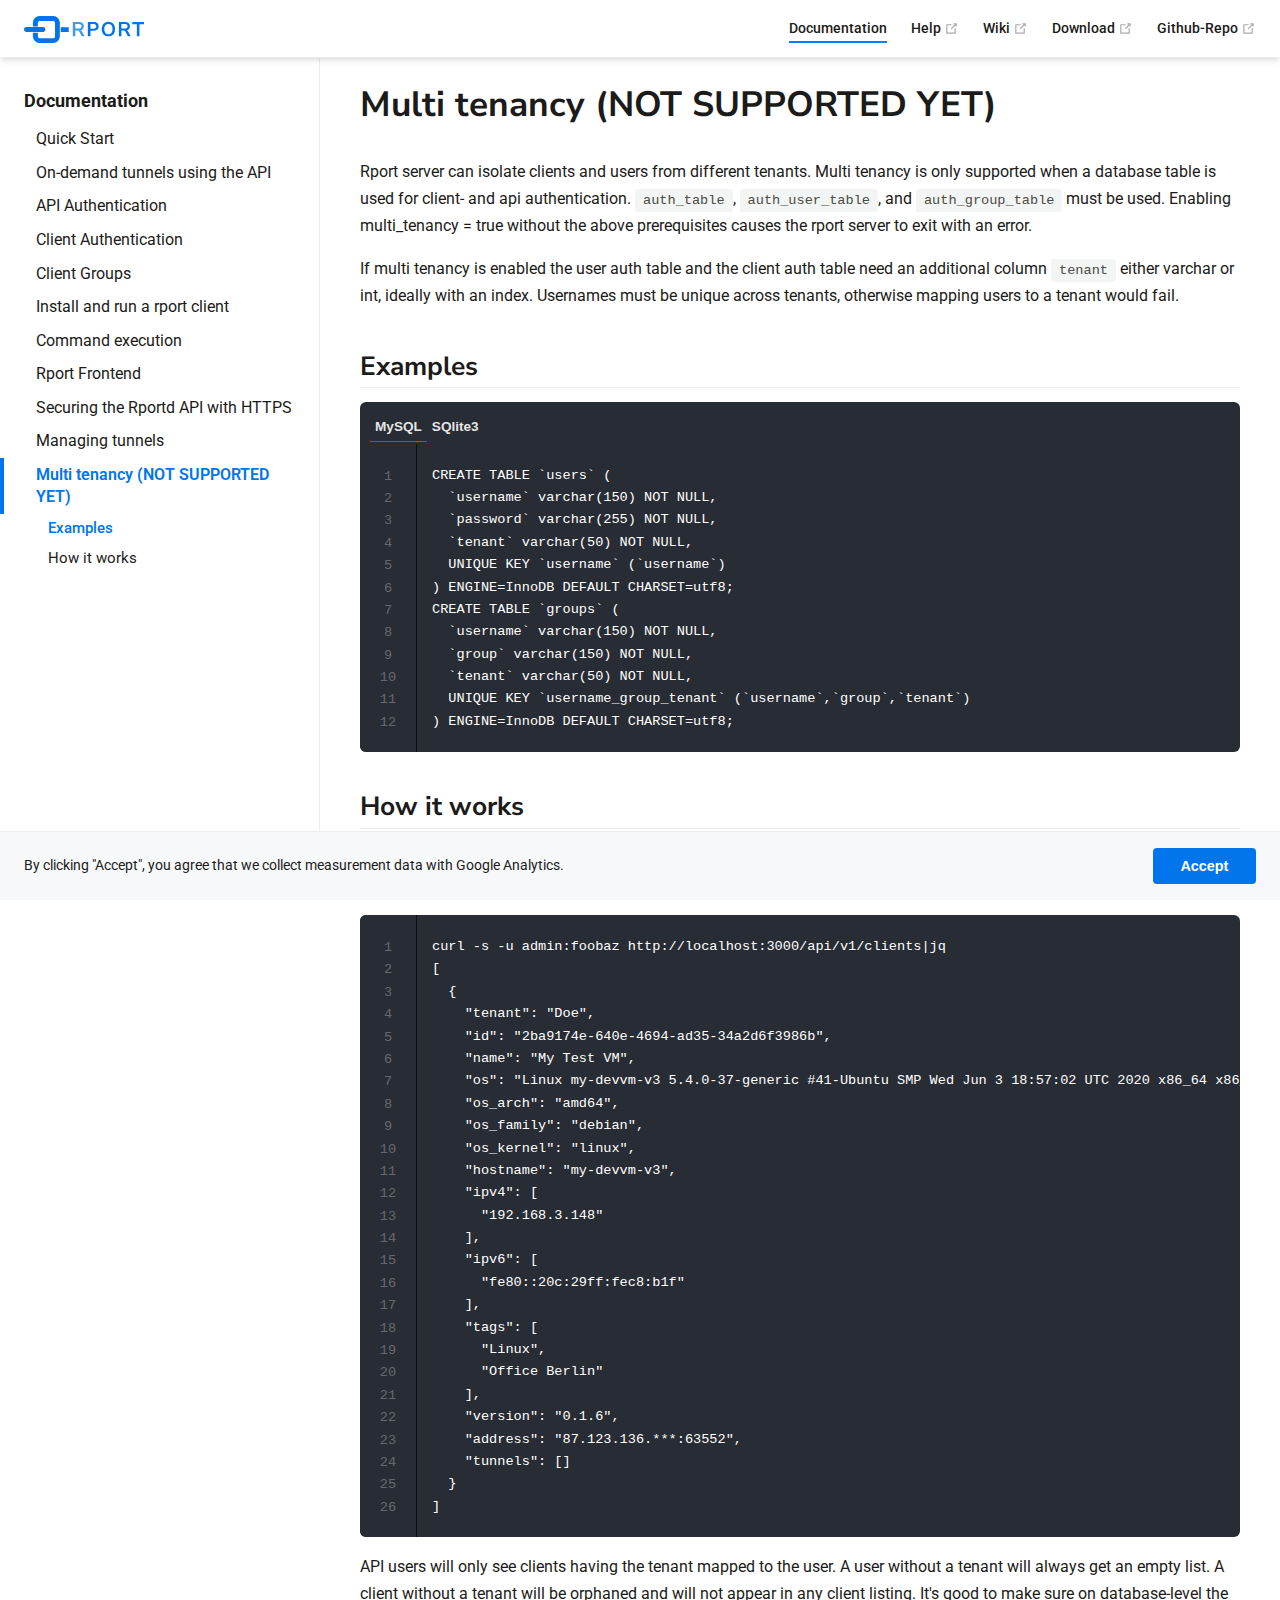
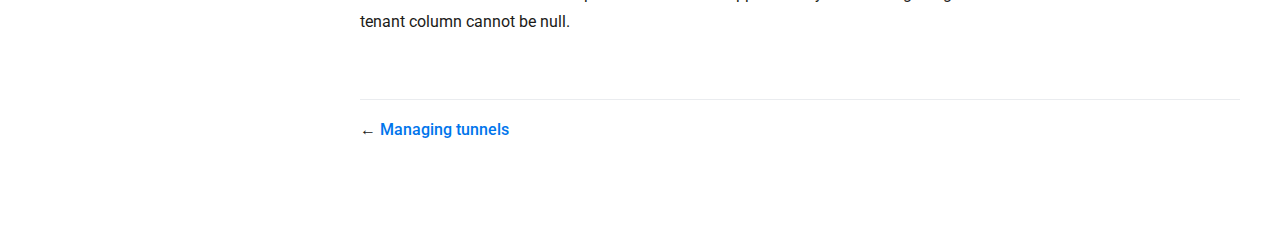
<file: docs/no10-multi-tenancy.html>
<!DOCTYPE html>
<html lang="en-DE">
  <head>
    <link rel="icon" type="image/png" sizes="16x16" href="/favicon/favicon-16x16.png"><link rel="icon" type="image/png" sizes="32x32" href="/favicon/favicon-32x32.png"><link rel="manifest" href="/favicon/site.webmanifest"><meta name="application-name" content="docs"><meta name="apple-mobile-web-app-title" content="docs"><meta name="apple-mobile-web-app-status-bar-style" content="black"><link rel="apple-touch-icon" href="/favicon/apple-touch-icon.png"><meta name="msapplication-TileColor" content="#0075ec"><meta name="theme-color" content="#0075ec"><title>Multi tenancy (NOT SUPPORTED YET) | rport</title><meta name="description" content="Rport helps you to manage your remote servers without the hassle of VPNs, chained SSH connections, jump-hosts, or the use of commercial tools like TeamViewer and its clones."><meta charset="utf-8"><meta name="viewport" content="width=device-width,initial-scale=1"><meta name="generator" content="VuePress 2.0.0-beta.6">
    <link rel="preload" href="/assets/js/runtime~app.7377af8b.js" as="script"><link rel="preload" href="/assets/css/styles.11e0e726.css" as="style"><link rel="preload" href="/assets/js/101.b17c34eb.js" as="script"><link rel="preload" href="/assets/js/app.3ad03ed8.js" as="script">
    <link rel="stylesheet" href="/assets/css/styles.11e0e726.css">
  </head>
  <body>
    <div id="app"><!--[--><div class="theme-container"><header class="navbar"><div class="toggle-sidebar-button"><svg class="icon" xmlns="http://www.w3.org/2000/svg" aria-hidden="true" role="img" viewBox="0 0 448 512"><path fill="currentColor" d="M436 124H12c-6.627 0-12-5.373-12-12V80c0-6.627 5.373-12 12-12h424c6.627 0 12 5.373 12 12v32c0 6.627-5.373 12-12 12zm0 160H12c-6.627 0-12-5.373-12-12v-32c0-6.627 5.373-12 12-12h424c6.627 0 12 5.373 12 12v32c0 6.627-5.373 12-12 12zm0 160H12c-6.627 0-12-5.373-12-12v-32c0-6.627 5.373-12 12-12h424c6.627 0 12 5.373 12 12v32c0 6.627-5.373 12-12 12z" class=""></path></svg></div><span><a href="/" class=""><img class="logo" src="/logo/rport-img-text.svg" alt="rport"><span class="site-name can-hide">rport</span></a></span><div class="navbar-links-wrapper" style=""><!--[--><!--]--><nav class="navbar-links can-hide"><!--[--><div class="navbar-links-item"><a href="/docs/" class="nav-link router-link-active" aria-label="Documentation"><!--[--><!--]--> Documentation <!--[--><!--]--></a></div><div class="navbar-links-item"><a class="nav-link external" href="https://github.com/cloudradar-monitoring/rport/discussions" rel="noopener noreferrer" target="_blank" aria-label="Help"><!--[--><!--]--> Help <span><svg class="icon outbound" xmlns="http://www.w3.org/2000/svg" ariahidden="true" focusable="false" x="0px" y="0px" viewbox="0 0 100 100" width="15" height="15"><path fill="currentColor" d="M18.8,85.1h56l0,0c2.2,0,4-1.8,4-4v-32h-8v28h-48v-48h28v-8h-32l0,0c-2.2,0-4,1.8-4,4v56C14.8,83.3,16.6,85.1,18.8,85.1z"></path><polygon fill="currentColor" points="45.7,48.7 51.3,54.3 77.2,28.5 77.2,37.2 85.2,37.2 85.2,14.9 62.8,14.9 62.8,22.9 71.5,22.9"></polygon></svg><!--[--><span class="sr-only">open in new window</span><!--]--></span><!--[--><!--]--></a></div><div class="navbar-links-item"><a class="nav-link external" href="https://github.com/cloudradar-monitoring/rport/wiki" rel="noopener noreferrer" target="_blank" aria-label="Wiki"><!--[--><!--]--> Wiki <span><svg class="icon outbound" xmlns="http://www.w3.org/2000/svg" ariahidden="true" focusable="false" x="0px" y="0px" viewbox="0 0 100 100" width="15" height="15"><path fill="currentColor" d="M18.8,85.1h56l0,0c2.2,0,4-1.8,4-4v-32h-8v28h-48v-48h28v-8h-32l0,0c-2.2,0-4,1.8-4,4v56C14.8,83.3,16.6,85.1,18.8,85.1z"></path><polygon fill="currentColor" points="45.7,48.7 51.3,54.3 77.2,28.5 77.2,37.2 85.2,37.2 85.2,14.9 62.8,14.9 62.8,22.9 71.5,22.9"></polygon></svg><!--[--><span class="sr-only">open in new window</span><!--]--></span><!--[--><!--]--></a></div><div class="navbar-links-item"><a class="nav-link external" href="https://github.com/cloudradar-monitoring/rport/releases" rel="noopener noreferrer" target="_blank" aria-label="Download"><!--[--><!--]--> Download <span><svg class="icon outbound" xmlns="http://www.w3.org/2000/svg" ariahidden="true" focusable="false" x="0px" y="0px" viewbox="0 0 100 100" width="15" height="15"><path fill="currentColor" d="M18.8,85.1h56l0,0c2.2,0,4-1.8,4-4v-32h-8v28h-48v-48h28v-8h-32l0,0c-2.2,0-4,1.8-4,4v56C14.8,83.3,16.6,85.1,18.8,85.1z"></path><polygon fill="currentColor" points="45.7,48.7 51.3,54.3 77.2,28.5 77.2,37.2 85.2,37.2 85.2,14.9 62.8,14.9 62.8,22.9 71.5,22.9"></polygon></svg><!--[--><span class="sr-only">open in new window</span><!--]--></span><!--[--><!--]--></a></div><div class="navbar-links-item"><a class="nav-link external" href="https://github.com/cloudradar-monitoring/rport" rel="noopener noreferrer" target="_blank" aria-label="Github-Repo"><!--[--><!--]--> Github-Repo <span><svg class="icon outbound" xmlns="http://www.w3.org/2000/svg" ariahidden="true" focusable="false" x="0px" y="0px" viewbox="0 0 100 100" width="15" height="15"><path fill="currentColor" d="M18.8,85.1h56l0,0c2.2,0,4-1.8,4-4v-32h-8v28h-48v-48h28v-8h-32l0,0c-2.2,0-4,1.8-4,4v56C14.8,83.3,16.6,85.1,18.8,85.1z"></path><polygon fill="currentColor" points="45.7,48.7 51.3,54.3 77.2,28.5 77.2,37.2 85.2,37.2 85.2,14.9 62.8,14.9 62.8,22.9 71.5,22.9"></polygon></svg><!--[--><span class="sr-only">open in new window</span><!--]--></span><!--[--><!--]--></a></div><!--]--></nav><!--[--><!--]--><!----></div></header><div class="sidebar-mask"></div><aside class="sidebar"><nav class="navbar-links"><!--[--><div class="navbar-links-item"><a href="/docs/" class="nav-link router-link-active" aria-label="Documentation"><!--[--><!--]--> Documentation <!--[--><!--]--></a></div><div class="navbar-links-item"><a class="nav-link external" href="https://github.com/cloudradar-monitoring/rport/discussions" rel="noopener noreferrer" target="_blank" aria-label="Help"><!--[--><!--]--> Help <span><svg class="icon outbound" xmlns="http://www.w3.org/2000/svg" ariahidden="true" focusable="false" x="0px" y="0px" viewbox="0 0 100 100" width="15" height="15"><path fill="currentColor" d="M18.8,85.1h56l0,0c2.2,0,4-1.8,4-4v-32h-8v28h-48v-48h28v-8h-32l0,0c-2.2,0-4,1.8-4,4v56C14.8,83.3,16.6,85.1,18.8,85.1z"></path><polygon fill="currentColor" points="45.7,48.7 51.3,54.3 77.2,28.5 77.2,37.2 85.2,37.2 85.2,14.9 62.8,14.9 62.8,22.9 71.5,22.9"></polygon></svg><!--[--><span class="sr-only">open in new window</span><!--]--></span><!--[--><!--]--></a></div><div class="navbar-links-item"><a class="nav-link external" href="https://github.com/cloudradar-monitoring/rport/wiki" rel="noopener noreferrer" target="_blank" aria-label="Wiki"><!--[--><!--]--> Wiki <span><svg class="icon outbound" xmlns="http://www.w3.org/2000/svg" ariahidden="true" focusable="false" x="0px" y="0px" viewbox="0 0 100 100" width="15" height="15"><path fill="currentColor" d="M18.8,85.1h56l0,0c2.2,0,4-1.8,4-4v-32h-8v28h-48v-48h28v-8h-32l0,0c-2.2,0-4,1.8-4,4v56C14.8,83.3,16.6,85.1,18.8,85.1z"></path><polygon fill="currentColor" points="45.7,48.7 51.3,54.3 77.2,28.5 77.2,37.2 85.2,37.2 85.2,14.9 62.8,14.9 62.8,22.9 71.5,22.9"></polygon></svg><!--[--><span class="sr-only">open in new window</span><!--]--></span><!--[--><!--]--></a></div><div class="navbar-links-item"><a class="nav-link external" href="https://github.com/cloudradar-monitoring/rport/releases" rel="noopener noreferrer" target="_blank" aria-label="Download"><!--[--><!--]--> Download <span><svg class="icon outbound" xmlns="http://www.w3.org/2000/svg" ariahidden="true" focusable="false" x="0px" y="0px" viewbox="0 0 100 100" width="15" height="15"><path fill="currentColor" d="M18.8,85.1h56l0,0c2.2,0,4-1.8,4-4v-32h-8v28h-48v-48h28v-8h-32l0,0c-2.2,0-4,1.8-4,4v56C14.8,83.3,16.6,85.1,18.8,85.1z"></path><polygon fill="currentColor" points="45.7,48.7 51.3,54.3 77.2,28.5 77.2,37.2 85.2,37.2 85.2,14.9 62.8,14.9 62.8,22.9 71.5,22.9"></polygon></svg><!--[--><span class="sr-only">open in new window</span><!--]--></span><!--[--><!--]--></a></div><div class="navbar-links-item"><a class="nav-link external" href="https://github.com/cloudradar-monitoring/rport" rel="noopener noreferrer" target="_blank" aria-label="Github-Repo"><!--[--><!--]--> Github-Repo <span><svg class="icon outbound" xmlns="http://www.w3.org/2000/svg" ariahidden="true" focusable="false" x="0px" y="0px" viewbox="0 0 100 100" width="15" height="15"><path fill="currentColor" d="M18.8,85.1h56l0,0c2.2,0,4-1.8,4-4v-32h-8v28h-48v-48h28v-8h-32l0,0c-2.2,0-4,1.8-4,4v56C14.8,83.3,16.6,85.1,18.8,85.1z"></path><polygon fill="currentColor" points="45.7,48.7 51.3,54.3 77.2,28.5 77.2,37.2 85.2,37.2 85.2,14.9 62.8,14.9 62.8,22.9 71.5,22.9"></polygon></svg><!--[--><span class="sr-only">open in new window</span><!--]--></span><!--[--><!--]--></a></div><!--]--></nav><!--[--><!--]--><ul class="sidebar-links"><!--[--><!--[--><section class="sidebar-group"><p class="sidebar-heading active">Documentation</p><ul class=""><li><!--[--><a href="/docs/" class="nav-link router-link-active sidebar-link" aria-label="Quick Start"><!--[--><!--]--> Quick Start <!--[--><!--]--></a><!----><!--]--></li><li><!--[--><a href="/docs/no01-on-demand-tunnels.html" class="nav-link sidebar-link" aria-label="On-demand tunnels using the API"><!--[--><!--]--> On-demand tunnels using the API <!--[--><!--]--></a><!----><!--]--></li><li><!--[--><a href="/docs/no02-api-auth.html" class="nav-link sidebar-link" aria-label="API Authentication"><!--[--><!--]--> API Authentication <!--[--><!--]--></a><!----><!--]--></li><li><!--[--><a href="/docs/no03-client-auth.html" class="nav-link sidebar-link" aria-label="Client Authentication"><!--[--><!--]--> Client Authentication <!--[--><!--]--></a><!----><!--]--></li><li><!--[--><a href="/docs/no04-client-groups.html" class="nav-link sidebar-link" aria-label="Client Groups"><!--[--><!--]--> Client Groups <!--[--><!--]--></a><!----><!--]--></li><li><!--[--><a href="/docs/no05-client-on-other-os.html" class="nav-link sidebar-link" aria-label="Install and run a rport client"><!--[--><!--]--> Install and run a rport client <!--[--><!--]--></a><!----><!--]--></li><li><!--[--><a href="/docs/no06-command-execution.html" class="nav-link sidebar-link" aria-label="Command execution"><!--[--><!--]--> Command execution <!--[--><!--]--></a><!----><!--]--></li><li><!--[--><a href="/docs/no07-frontend.html" class="nav-link sidebar-link" aria-label="Rport Frontend"><!--[--><!--]--> Rport Frontend <!--[--><!--]--></a><!----><!--]--></li><li><!--[--><a href="/docs/no08-https-howto.html" class="nav-link sidebar-link" aria-label="Securing the Rportd API with HTTPS"><!--[--><!--]--> Securing the Rportd API with HTTPS <!--[--><!--]--></a><!----><!--]--></li><li><!--[--><a href="/docs/no09-managing-tunnels.html" class="nav-link sidebar-link" aria-label="Managing tunnels"><!--[--><!--]--> Managing tunnels <!--[--><!--]--></a><!----><!--]--></li><li><!--[--><a aria-current="page" href="/docs/no10-multi-tenancy.html" class="router-link-active router-link-exact-active nav-link router-link-active sidebar-link active" aria-label="Multi tenancy (NOT SUPPORTED YET)"><!--[--><!--]--> Multi tenancy (NOT SUPPORTED YET) <!--[--><!--]--></a><ul class="sidebar-sub-headers"><li><!--[--><a aria-current="page" href="/docs/no10-multi-tenancy.html#examples" class="router-link-active router-link-exact-active nav-link sidebar-link" aria-label="Examples"><!--[--><!--]--> Examples <!--[--><!--]--></a><!----><!--]--></li><li><!--[--><a aria-current="page" href="/docs/no10-multi-tenancy.html#how-it-works" class="router-link-active router-link-exact-active nav-link sidebar-link" aria-label="How it works"><!--[--><!--]--> How it works <!--[--><!--]--></a><!----><!--]--></li></ul><!--]--></li></ul></section><!--]--><!--]--></ul><!--[--><!--]--></aside><main class="page"><!--[--><!--]--><div class="theme-default-content"><!--[--><h1 id="multi-tenancy-not-supported-yet"><a class="header-anchor" href="#multi-tenancy-not-supported-yet">#</a> Multi tenancy (NOT SUPPORTED YET)</h1><p>Rport server can isolate clients and users from different tenants. Multi tenancy is only supported when a database table is used for client- and api authentication. <code>auth_table</code>, <code>auth_user_table</code>, and <code>auth_group_table</code> must be used. Enabling multi_tenancy = true without the above prerequisites causes the rport server to exit with an error.</p><p>If multi tenancy is enabled the user auth table and the client auth table need an additional column <code>tenant</code> either varchar or int, ideally with an index. Usernames must be unique across tenants, otherwise mapping users to a tenant would fail.</p><h2 id="examples"><a class="header-anchor" href="#examples">#</a> Examples</h2><div class="code-group"><div class="code-group__nav"><ul class="code-group__ul"><li class="code-group__li"><button class="code-group__nav-tab code-group__nav-tab-active">MySQL</button></li><li class="code-group__li"><button class="code-group__nav-tab">SQlite3</button></li></ul></div><!--[--><div class="code-group-item"><!--[--><div class="language-mysql ext-mysql line-numbers-mode"><pre class="language-mysql"><code>CREATE TABLE `users` (
  `username` varchar(150) NOT NULL,
  `password` varchar(255) NOT NULL,
  `tenant` varchar(50) NOT NULL,
  UNIQUE KEY `username` (`username`)
) ENGINE=InnoDB DEFAULT CHARSET=utf8;
CREATE TABLE `groups` (
  `username` varchar(150) NOT NULL,
  `group` varchar(150) NOT NULL,
  `tenant` varchar(50) NOT NULL,
  UNIQUE KEY `username_group_tenant` (`username`,`group`,`tenant`)
) ENGINE=InnoDB DEFAULT CHARSET=utf8;
</code></pre><div class="line-numbers"><span class="line-number">1</span><br><span class="line-number">2</span><br><span class="line-number">3</span><br><span class="line-number">4</span><br><span class="line-number">5</span><br><span class="line-number">6</span><br><span class="line-number">7</span><br><span class="line-number">8</span><br><span class="line-number">9</span><br><span class="line-number">10</span><br><span class="line-number">11</span><br><span class="line-number">12</span><br></div></div><!--]--></div><div class="code-group-item"><!--[--><div class="language-sqlite ext-sqlite line-numbers-mode"><pre class="language-sqlite"><code>CREATE TABLE &quot;users&quot; (
  &quot;username&quot; TEXT(150) NOT NULL,
  &quot;password&quot; TEXT(255) NOT NULL,
  &quot;tenant&quot; TEXT(50) NOT NULL
);
CREATE UNIQUE INDEX &quot;main&quot;.&quot;username&quot;
ON &quot;users&quot; (
  &quot;username&quot; ASC
);
CREATE TABLE &quot;groups&quot; (
  &quot;username&quot; TEXT(150) NOT NULL,
  &quot;group&quot; TEXT(150) NOT NULL,
  &quot;tenant&quot; TEXT(50) NOT NULL
);
CREATE UNIQUE INDEX &quot;main&quot;.&quot;username_group_tenant&quot;
ON &quot;groups&quot; (
  &quot;username&quot; ASC,
  &quot;group&quot; ASC,
  &quot;teant&quot; ASC
);
</code></pre><div class="line-numbers"><span class="line-number">1</span><br><span class="line-number">2</span><br><span class="line-number">3</span><br><span class="line-number">4</span><br><span class="line-number">5</span><br><span class="line-number">6</span><br><span class="line-number">7</span><br><span class="line-number">8</span><br><span class="line-number">9</span><br><span class="line-number">10</span><br><span class="line-number">11</span><br><span class="line-number">12</span><br><span class="line-number">13</span><br><span class="line-number">14</span><br><span class="line-number">15</span><br><span class="line-number">16</span><br><span class="line-number">17</span><br><span class="line-number">18</span><br><span class="line-number">19</span><br><span class="line-number">20</span><br></div></div><!--]--></div><!--]--></div><h2 id="how-it-works"><a class="header-anchor" href="#how-it-works">#</a> How it works</h2><p>Having multi-tenancy enabled each rport client is mapped to his tenant on connect. The client tables show the additional tenant object.</p><div class="language-text ext-text line-numbers-mode"><pre class="language-text"><code>curl -s -u admin:foobaz http://localhost:3000/api/v1/clients|jq
[
  {
    &quot;tenant&quot;: &quot;Doe&quot;,
    &quot;id&quot;: &quot;2ba9174e-640e-4694-ad35-34a2d6f3986b&quot;,
    &quot;name&quot;: &quot;My Test VM&quot;,
    &quot;os&quot;: &quot;Linux my-devvm-v3 5.4.0-37-generic #41-Ubuntu SMP Wed Jun 3 18:57:02 UTC 2020 x86_64 x86_64 x86_64 GNU/Linux&quot;,
    &quot;os_arch&quot;: &quot;amd64&quot;,
    &quot;os_family&quot;: &quot;debian&quot;,
    &quot;os_kernel&quot;: &quot;linux&quot;,
    &quot;hostname&quot;: &quot;my-devvm-v3&quot;,
    &quot;ipv4&quot;: [
      &quot;192.168.3.148&quot;
    ],
    &quot;ipv6&quot;: [
      &quot;fe80::20c:29ff:fec8:b1f&quot;
    ],
    &quot;tags&quot;: [
      &quot;Linux&quot;,
      &quot;Office Berlin&quot;
    ],
    &quot;version&quot;: &quot;0.1.6&quot;,
    &quot;address&quot;: &quot;87.123.136.***:63552&quot;,
    &quot;tunnels&quot;: []
  }
]
</code></pre><div class="line-numbers"><span class="line-number">1</span><br><span class="line-number">2</span><br><span class="line-number">3</span><br><span class="line-number">4</span><br><span class="line-number">5</span><br><span class="line-number">6</span><br><span class="line-number">7</span><br><span class="line-number">8</span><br><span class="line-number">9</span><br><span class="line-number">10</span><br><span class="line-number">11</span><br><span class="line-number">12</span><br><span class="line-number">13</span><br><span class="line-number">14</span><br><span class="line-number">15</span><br><span class="line-number">16</span><br><span class="line-number">17</span><br><span class="line-number">18</span><br><span class="line-number">19</span><br><span class="line-number">20</span><br><span class="line-number">21</span><br><span class="line-number">22</span><br><span class="line-number">23</span><br><span class="line-number">24</span><br><span class="line-number">25</span><br><span class="line-number">26</span><br></div></div><p>API users will only see clients having the tenant mapped to the user. A user without a tenant will always get an empty list. A client without a tenant will be orphaned and will not appear in any client listing. It&#39;s good to make sure on database-level the tenant column cannot be null.</p><!--]--></div><footer class="page-meta"><!----><!----><!----></footer><nav class="page-nav"><p class="inner"><span class="prev"> ← <a href="/docs/no09-managing-tunnels.html" class="nav-link" aria-label="Managing tunnels"><!--[--><!--]--> Managing tunnels <!--[--><!--]--></a></span><!----></p></nav><!--[--><!--]--></main></div><div class="ga-consent"><p> By clicking &quot;Accept&quot;, you agree that we collect measurement data with Google Analytics. </p><button type="button" class="button primary">Accept</button></div><!----><!--]--></div>
    <script src="/assets/js/runtime~app.7377af8b.js" defer></script><script src="/assets/js/101.b17c34eb.js" defer></script><script src="/assets/js/app.3ad03ed8.js" defer></script>
  </body>
</html>
</file>
<file: assets/css/styles.11e0e726.css>
@import url(https://fonts.googleapis.com/css2?family=Nunito+Sans:wght@600;700;800&family=Roboto:wght@400;500;700&display=swap);
.icon.outbound{position:relative;display:inline-block;color:#aaa;vertical-align:middle;top:-1px}
body,html{padding:0;margin:0;background-color:#fff}body{font-family:-apple-system,BlinkMacSystemFont,"Segoe UI",Roboto,Oxygen,Ubuntu,Cantarell,"Fira Sans","Droid Sans","Helvetica Neue",sans-serif;-webkit-font-smoothing:antialiased;-moz-osx-font-smoothing:grayscale;font-size:16px;color:#1b1b19;font-family:"Roboto",sans-serif}a,p a code{font-weight:500;color:#0075ec}p a code{font-weight:400}kbd{background:#eee;border:solid .15rem #ddd;border-bottom:solid .25rem #ddd;border-radius:.15rem;padding:0 .15em}blockquote{font-size:1rem;color:#999;border-left:.2rem solid #dfe2e5;margin:1rem 0;padding:.25rem 0 .25rem 1rem}blockquote>p{margin:0}ol,ul{padding-left:1.2em}h1,h2,h3,h4,h5,h6{line-height:1.25}h3,h4,h5,h6,strong{font-weight:600}h1:hover .header-anchor,h2:hover .header-anchor,h3:hover .header-anchor,h4:hover .header-anchor,h5:hover .header-anchor,h6:hover .header-anchor{opacity:1}h1{font-size:2.2rem}h2{font-size:1.65rem;padding-bottom:.3rem;border-bottom:1px solid #eaecef}h3{font-size:1.35rem}h4{font-size:1.15rem}h5{font-size:1.05rem}h6{font-size:1rem}a.header-anchor{font-size:.85em;float:left;margin-left:-.87em;padding-right:.23em;margin-top:.125em;opacity:0}a,a.header-anchor:hover{text-decoration:none}code,kbd{font-family:source-code-pro,Menlo,Monaco,Consolas,"Courier New",monospace}ol,p,ul{line-height:1.7}hr{border:0;border-top:1px solid #eaecef}table{border-collapse:collapse;margin:1rem 0;display:block;overflow-x:auto}tr{border-top:1px solid #dfe2e5}tr:nth-child(2n){background-color:#f6f8fa}td,th{border:1px solid #dfe2e5;padding:.6em 1em}.arrow,.badge{display:inline-block}.arrow{width:0;height:0}.arrow.down,.arrow.up{border-left:4px solid transparent;border-right:4px solid transparent}.arrow.up{border-bottom:6px solid #ccc}.arrow.down{border-top:6px solid #ccc}.arrow.left,.arrow.right{border-top:4px solid transparent;border-bottom:4px solid transparent}.arrow.right{border-left:6px solid #ccc}.arrow.left{border-right:6px solid #ccc}.badge{font-size:14px;height:18px;line-height:18px;border-radius:3px;padding:0 6px;color:#fff;vertical-align:top}.badge,.badge.tip{background-color:#42b983}.badge.warning{background-color:#e7c000}.badge.danger{background-color:#c00}.badge+.badge{margin-left:5px}code[class*=language-],pre[class*=language-]{color:#ccc;background:0 0;font-family:Consolas,Monaco,"Andale Mono","Ubuntu Mono",monospace;font-size:1em;text-align:left;white-space:pre;word-spacing:normal;word-break:normal;word-wrap:normal;line-height:1.5;-moz-tab-size:4;-o-tab-size:4;tab-size:4;-webkit-hyphens:none;-ms-hyphens:none;hyphens:none}pre[class*=language-]{padding:1em;margin:.5em 0;overflow:auto}:not(pre)>code[class*=language-],pre[class*=language-]{background:#2d2d2d}:not(pre)>code[class*=language-]{padding:.1em;border-radius:.3em;white-space:normal}.token.block-comment,.token.cdata,.token.comment,.token.doctype,.token.prolog{color:#999}.token.punctuation{color:#ccc}.token.attr-name,.token.deleted,.token.namespace,.token.tag{color:#ec5975}.token.function-name{color:#6196cc}.token.boolean,.token.function,.token.number{color:#f08d49}.token.class-name,.token.constant,.token.property,.token.symbol{color:#f8c555}.token.atrule,.token.builtin,.token.important,.token.keyword,.token.selector{color:#cc99cd}.token.attr-value,.token.char,.token.regex,.token.string,.token.variable{color:#7ec699}.token.entity,.token.operator,.token.url{color:#67cdcc}.token.bold,.token.important{font-weight:700}.token.italic{font-style:italic}.token.entity{cursor:help}.dropdown-wrapper .mobile-dropdown-title font-size inherit:hover,.token.inserted{color:#0075ec}.theme-default-content code{color:#4b4b45;padding:.25rem .5rem;margin:0;font-size:.85em;background-color:rgba(27,31,35,.05);border-radius:3px}.theme-default-content pre,.theme-default-content pre[class*=language-]{line-height:1.4;padding:1.25rem 1.5rem;margin:.85rem 0;background-color:#282c34;border-radius:6px;overflow:auto}.theme-default-content pre code,.theme-default-content pre[class*=language-] code{color:#fff;padding:0;background-color:transparent;border-radius:0}.theme-default-content .line-number{font-family:source-code-pro,Menlo,Monaco,Consolas,"Courier New",monospace}div[class*=language-]{position:relative;background-color:#282c34;border-radius:6px}div[class*=language-]::before{position:absolute;z-index:3;top:.8em;right:1em;font-size:.75rem;color:rgba(255,255,255,.4)}div[class*=language-] pre,div[class*=language-] pre[class*=language-]{background:0 0!important;position:relative;z-index:1}div[class*=language-] .highlight-lines{-webkit-user-select:none;-moz-user-select:none;-ms-user-select:none;user-select:none;padding-top:1.3rem;position:absolute;top:0;left:0;width:100%;line-height:1.4}div[class*=language-] .highlight-lines .highlight-line{background-color:rgba(0,0,0,.66)}div[class*=language-]:not(.line-numbers-mode) .line-numbers{display:none}div[class*=language-].line-numbers-mode .highlight-lines .highlight-line{position:relative}div[class*=language-].line-numbers-mode .highlight-lines .highlight-line::before{content:" ";position:absolute;z-index:2;left:0;top:0;display:block;width:3.5rem;height:100%;background-color:rgba(0,0,0,.66)}div[class*=language-].line-numbers-mode pre{margin-left:3.5rem;padding-left:1rem;vertical-align:middle}div[class*=language-].line-numbers-mode .line-numbers{position:absolute;top:0;width:3.5rem;text-align:center;color:rgba(255,255,255,.3);padding-top:1.25rem;line-height:1.4}div[class*=language-].line-numbers-mode .line-numbers .line-number,div[class*=language-].line-numbers-mode .line-numbers br{-webkit-user-select:none;-moz-user-select:none;-ms-user-select:none;user-select:none}div[class*=language-].line-numbers-mode .line-numbers .line-number{position:relative;z-index:3;font-size:.85em}div[class*=language-].line-numbers-mode::after{content:"";position:absolute;top:0;left:0;width:3.5rem;height:100%;border-radius:6px 0 0 6px;border-right:1px solid rgba(0,0,0,.66);background-color:#282c34}div[class*=language-].ext-c:before{content:"c"}div[class*=language-].ext-cpp:before{content:"cpp"}div[class*=language-].ext-cs:before{content:"cs"}div[class*=language-].ext-css:before{content:"css"}div[class*=language-].ext-dart:before{content:"dart"}div[class*=language-].ext-docker:before{content:"docker"}div[class*=language-].ext-fs:before{content:"fs"}div[class*=language-].ext-go:before{content:"go"}div[class*=language-].ext-html:before{content:"html"}div[class*=language-].ext-java:before{content:"java"}div[class*=language-].ext-js:before{content:"js"}div[class*=language-].ext-json:before{content:"json"}div[class*=language-].ext-kt:before{content:"kt"}div[class*=language-].ext-less:before{content:"less"}div[class*=language-].ext-makefile:before{content:"makefile"}div[class*=language-].ext-md:before{content:"md"}div[class*=language-].ext-php:before{content:"php"}div[class*=language-].ext-py:before{content:"py"}div[class*=language-].ext-rb:before{content:"rb"}div[class*=language-].ext-rs:before{content:"rs"}div[class*=language-].ext-sass:before{content:"sass"}div[class*=language-].ext-scss:before{content:"scss"}div[class*=language-].ext-sh:before{content:"sh"}div[class*=language-].ext-styl:before{content:"styl"}div[class*=language-].ext-ts:before{content:"ts"}div[class*=language-].ext-toml:before{content:"toml"}div[class*=language-].ext-vue:before{content:"vue"}div[class*=language-].ext-yml:before{content:"yml"}@media (max-width:419px){.theme-default-content div[class*=language-]{margin:.85rem -1.5rem;border-radius:0}}.code-group__nav{margin-top:.85rem;margin-bottom:calc(-1.7rem - 6px);padding-bottom:calc(1.7rem - 6px);padding-left:10px;padding-top:10px;border-top-left-radius:6px;border-top-right-radius:6px;background-color:#282c34}.code-group__ul{margin:auto 0;padding-left:0;display:inline-flex;list-style:none}.code-group__nav-tab{border:0;padding:5px;cursor:pointer;background-color:transparent;font-size:.85em;line-height:1.4;color:rgba(255,255,255,.9);font-weight:600}.code-group__nav-tab:focus{outline:0}.code-group__nav-tab-active{border-bottom:#0075ec 1px solid}@media (max-width:419px){.code-group__nav{margin-left:-1.5rem;margin-right:-1.5rem;border-radius:0}}.code-group-item,.dropdown-wrapper .nav-dropdown .dropdown-item .dropdown-subtitle>a.router-link-active::after{display:none}.code-group-item__active{display:block}.code-group-item>pre{background-color:orange}.custom-container .custom-container-title{font-weight:600;margin-bottom:-.4rem}.custom-container.danger,.custom-container.tip,.custom-container.warning{padding:.1rem 1.5rem;border-left-width:.5rem;border-left-style:solid;margin:1rem 0}.custom-container.tip{background-color:#f3f5f7;border-color:#42b983}.custom-container.warning{background-color:#fffae3;border-color:#e7c000;color:#746000}.custom-container.warning .custom-container-title{color:#ad9000}.custom-container.danger a,.custom-container.warning a{color:#1b1b19}.custom-container.danger{background-color:#ffe0e0;border-color:#c00;color:#600}.custom-container.danger .custom-container-title{color:#900}.custom-container.details{display:block;position:relative;border-radius:2px;margin:1.6em 0;padding:1.6em;background-color:#eee}.custom-container.details h4{margin-top:0}.custom-container.details figure:last-child,.custom-container.details p:last-child{margin-bottom:0;padding-bottom:0}.custom-container.details summary{outline:0;cursor:pointer}.dropdown-wrapper{cursor:pointer}.dropdown-wrapper .dropdown-title,.dropdown-wrapper .mobile-dropdown-title{display:block;font-size:.9rem;font-family:inherit;cursor:inherit;padding:inherit;line-height:1.4rem;background:0 0;border:0;font-weight:500;color:#1b1b19}.dropdown-wrapper .mobile-dropdown-title{display:none;font-weight:600}.dropdown-wrapper .dropdown-title:hover,.dropdown-wrapper .mobile-dropdown-title:hover{border-color:transparent}.dropdown-wrapper .dropdown-title .arrow,.dropdown-wrapper .mobile-dropdown-title .arrow{vertical-align:middle;margin-top:-1px;margin-left:.4rem}.dropdown-wrapper .nav-dropdown .dropdown-item{color:inherit;line-height:1.7rem}.dropdown-wrapper .nav-dropdown .dropdown-item .dropdown-subtitle{margin:.45rem 0 0;border-top:1px solid #eee;padding:1rem 0 .45rem;font-size:.9rem}.dropdown-wrapper .nav-dropdown .dropdown-item .dropdown-subtitle>span{padding:0 1.5rem 0 1.25rem}.dropdown-wrapper .nav-dropdown .dropdown-item .dropdown-subtitle>a{font-weight:inherit}.dropdown-wrapper .nav-dropdown .dropdown-item .dropdown-subitem-wrapper{padding:0;list-style:none}.dropdown-wrapper .nav-dropdown .dropdown-item .dropdown-subitem-wrapper .dropdown-subitem{font-size:.9em}.dropdown-wrapper .nav-dropdown .dropdown-item a{display:block;line-height:1.7rem;position:relative;border-bottom:none;font-weight:400;margin-bottom:0;padding:0 1.5rem 0 1.25rem}.dropdown-wrapper .nav-dropdown .dropdown-item a.router-link-active,.dropdown-wrapper .nav-dropdown .dropdown-item a:hover,.navbar-links a.router-link-active,.navbar-links a:hover{color:#0075ec}.dropdown-wrapper .nav-dropdown .dropdown-item a.router-link-active::after{content:"";width:0;height:0;border-left:5px solid #0075ec;border-top:3px solid transparent;border-bottom:3px solid transparent;position:absolute;top:calc(50% - 2px);left:9px}.dropdown-wrapper .nav-dropdown .dropdown-item:first-child .dropdown-subtitle{margin-top:0;padding-top:0;border-top:0}@media (max-width:719px){.dropdown-wrapper.open .dropdown-title,.dropdown-wrapper.open .mobile-dropdown-title{margin-bottom:.5rem}.dropdown-wrapper .dropdown-title{display:none}.dropdown-wrapper .mobile-dropdown-title{display:block}.dropdown-wrapper .nav-dropdown{transition:height .1s ease-out;overflow:hidden}.dropdown-wrapper .nav-dropdown .dropdown-item .dropdown-subtitle{border-top:0;margin-top:0;padding-top:0;padding-bottom:0;font-size:15px;line-height:2rem}.dropdown-wrapper .nav-dropdown .dropdown-item>a{font-size:15px;line-height:2rem}.dropdown-wrapper .nav-dropdown .dropdown-item .dropdown-subitem{font-size:14px;padding-left:1rem}}@media (min-width:719px){.dropdown-wrapper{height:1.8rem}.dropdown-wrapper.open .nav-dropdown,.dropdown-wrapper:hover .nav-dropdown{display:block!important}.dropdown-wrapper.open:blur{display:none}.dropdown-wrapper .nav-dropdown{display:none;height:auto!important;box-sizing:border-box;max-height:calc(100vh - 2.7rem);overflow-y:auto;position:absolute;top:100%;right:0;background-color:#fff;padding:.6rem 0;border:1px solid #ddd;border-bottom-color:#ccc;text-align:left;border-radius:.25rem;white-space:nowrap;margin:0}}.dropdown-enter-from,.dropdown-leave-to{height:0!important}.home,.home .hero img{max-width:100%;display:block}.home{padding:3.6rem 2rem 0;margin:0 auto}.home .hero{text-align:center}.home .hero img{margin:3rem auto 1.5rem}.home .hero h1{font-size:3rem}.home .hero .actions,.home .hero .description,.home .hero h1{margin:1.8rem auto}.home .hero .description{font-size:1.6rem;line-height:1.3}.home .hero .action-button{display:inline-block;font-size:1.2rem;padding:.8rem 1.6rem;border-width:2px;border-style:solid;border-radius:4px;transition:background-color .1s ease;box-sizing:border-box}.home .hero .action-button:not(:first-child){margin-left:1.5rem}.home .hero .action-button.primary{color:#fff;background-color:#0075ec;border-color:#0075ec}.home .hero .action-button.primary:hover{background-color:#0883ff}.home .hero .action-button.secondary{color:#0075ec;background-color:#fff;border-color:#0075ec}.home .hero .action-button.secondary:hover{color:#fff;background-color:#0883ff}.home .features{border-top:1px solid #eaecef;padding:1.2rem 0;margin-top:2.5rem;display:flex;flex-wrap:wrap;align-items:flex-start;align-content:stretch;justify-content:space-between}.home .feature{flex-grow:1;flex-basis:30%;max-width:30%}.home .feature h2{font-size:1.4rem;font-weight:500;border-bottom:none;padding-bottom:0;color:#33332f}.home .feature p{color:#565650}.home .footer{padding:2.5rem;border-top:1px solid #eaecef;text-align:center;color:#565650}@media (max-width:719px){.home .features{flex-direction:column}.home .feature{max-width:100%;padding:0 2.5rem}}@media (max-width:419px){.home{padding-left:1.5rem;padding-right:1.5rem}.home .hero img{max-height:210px;margin:2rem auto 1.2rem}.home .hero h1{font-size:2rem}.home .hero .actions,.home .hero .description,.home .hero h1{margin:1.2rem auto}.home .hero .description{font-size:1.2rem}.home .hero .action-button{font-size:1rem;padding:.6rem 1.2rem}.home .feature h2{font-size:1.25rem}}.theme-default-content:not(.custom){max-width:960px;margin:0 auto;padding:2rem 2.5rem}@media (max-width:959px){.theme-default-content:not(.custom){padding:2rem}}@media (max-width:419px){.theme-default-content:not(.custom){padding:1.5rem}}.page{padding-left:20rem}.navbar,.sidebar{background-color:#fff;position:fixed;left:0;box-sizing:border-box}.navbar{z-index:20;top:0;right:0;height:3.6rem;border-bottom:1px solid #eaecef}.sidebar{font-size:16px;width:20rem;z-index:10;margin:0;top:3.6rem;bottom:0;border-right:1px solid #eaecef;overflow-y:auto;scrollbar-width:thin;scrollbar-color:#0075ec #eaecef}.sidebar::-webkit-scrollbar{width:7px}.sidebar::-webkit-scrollbar-track{background-color:#eaecef}.sidebar::-webkit-scrollbar-thumb{background-color:#0075ec}.sidebar-mask{position:fixed;z-index:9;top:0;left:0;width:100vw;height:100vh;display:none}.theme-container.sidebar-open .sidebar-mask{display:block}.theme-container.no-navbar .theme-default-content:not(.custom)>h1,.theme-container.no-navbar h2,.theme-container.no-navbar h3,.theme-container.no-navbar h4,.theme-container.no-navbar h5,.theme-container.no-navbar h6{margin-top:1.5rem;padding-top:0}.theme-container.no-navbar .sidebar{top:0}@media (min-width:720px){.theme-container.no-sidebar .sidebar{display:none}.theme-container.no-sidebar .page{padding-left:0}}.theme-default-content:not(.custom)>h1,.theme-default-content:not(.custom)>h2,.theme-default-content:not(.custom)>h3,.theme-default-content:not(.custom)>h4,.theme-default-content:not(.custom)>h5,.theme-default-content:not(.custom)>h6{margin-top:-3.1rem;padding-top:4.6rem;margin-bottom:0}.theme-default-content:not(.custom)>h1:first-child,.theme-default-content:not(.custom)>h2:first-child,.theme-default-content:not(.custom)>h3:first-child,.theme-default-content:not(.custom)>h4:first-child,.theme-default-content:not(.custom)>h5:first-child,.theme-default-content:not(.custom)>h6:first-child{margin-top:-1.5rem;margin-bottom:1rem}.theme-default-content:not(.custom)>h1:first-child+.custom-container,.theme-default-content:not(.custom)>h1:first-child+p,.theme-default-content:not(.custom)>h1:first-child+pre,.theme-default-content:not(.custom)>h2:first-child+.custom-container,.theme-default-content:not(.custom)>h2:first-child+p,.theme-default-content:not(.custom)>h2:first-child+pre,.theme-default-content:not(.custom)>h3:first-child+.custom-container,.theme-default-content:not(.custom)>h3:first-child+p,.theme-default-content:not(.custom)>h3:first-child+pre,.theme-default-content:not(.custom)>h4:first-child+.custom-container,.theme-default-content:not(.custom)>h4:first-child+p,.theme-default-content:not(.custom)>h4:first-child+pre,.theme-default-content:not(.custom)>h5:first-child+.custom-container,.theme-default-content:not(.custom)>h5:first-child+p,.theme-default-content:not(.custom)>h5:first-child+pre,.theme-default-content:not(.custom)>h6:first-child+.custom-container,.theme-default-content:not(.custom)>h6:first-child+p,.theme-default-content:not(.custom)>h6:first-child+pre{margin-top:2rem}.theme-default-content:not(.custom)>:first-child{margin-top:3.6rem}.theme-default-content:not(.custom) a:hover{text-decoration:underline}.theme-default-content:not(.custom) p.demo{padding:1rem 1.5rem;border:1px solid #ddd;border-radius:4px}.theme-default-content:not(.custom) img{max-width:100%}.theme-default-content.custom{padding:0;margin:0}.theme-default-content.custom img{max-width:100%}@media (max-width:959px){.sidebar{font-size:15px;width:16.4rem}.page{padding-left:16.4rem}}@media (max-width:719px){.sidebar{top:0;padding-top:3.6rem;transform:translateX(-100%);transition:transform .2s ease}.page{padding-left:0}.theme-container.sidebar-open .sidebar{transform:translateX(0)}.theme-container.no-navbar .sidebar{padding-top:0}}@media (max-width:419px){h1{font-size:1.9rem}}.navbar{padding:.7rem 1.5rem;line-height:2.2rem}.navbar .logo{height:2.2rem;min-width:2.2rem;margin-right:.8rem;vertical-align:top}.navbar .site-name{font-size:1.3rem;font-weight:600;color:#1b1b19;position:relative}.navbar .navbar-links-wrapper{padding-left:1.5rem;box-sizing:border-box;background-color:#fff;white-space:nowrap;font-size:.9rem;position:absolute;right:1.5rem;top:.7rem;display:flex}.navbar .navbar-links-wrapper .search-box{flex:0 0 auto;vertical-align:top}@media (max-width:719px){.navbar{padding-left:4rem}.navbar .can-hide{display:none}.navbar .navbar-links-wrapper{padding-left:1.5rem}.navbar .site-name{width:calc(100vw - 9.4rem);overflow:hidden;white-space:nowrap;text-overflow:ellipsis}}.navbar-links,.navbar-links a{display:inline-block}.navbar-links a{line-height:1.4rem;color:inherit}.navbar-links .navbar-links-item{position:relative;display:inline-block;margin-left:1.5rem;line-height:2rem}.navbar-links .navbar-links-item:first-child{margin-left:0}@media (max-width:719px){.navbar-links .navbar-links-item{margin-left:0}}@media (min-width:719px){.navbar-links a.router-link-active,.navbar-links a:hover{color:#1b1b19}.navbar-links-item>a:not(.external).router-link-active,.navbar-links-item>a:not(.external):hover{margin-bottom:-2px;border-bottom:2px solid #0380ff}}.toggle-sidebar-button{position:absolute;top:.6rem;left:1rem;display:none;padding:.6rem;cursor:pointer}.toggle-sidebar-button .icon{display:block;width:1.25rem;height:1.25rem}@media screen and (max-width:719px){.toggle-sidebar-button{display:block}}.page-meta,.page-nav{max-width:960px;margin:0 auto;padding:2rem 2.5rem}@media (max-width:959px){.page-meta,.page-nav{padding:2rem}}@media (max-width:419px){.page-meta,.page-nav{padding:1.5rem}}.page{padding-bottom:2rem;display:block}.page-meta{padding-top:1rem;padding-bottom:1rem;overflow:auto}.page-meta .meta-item{cursor:default;margin-top:.8rem}.page-meta .meta-item .meta-item-label{font-weight:500;color:#565650}.page-meta .meta-item .meta-item-info{font-weight:400;color:#767676}.page-meta .edit-link{display:inline-block;margin-right:.25rem}.page-meta .last-updated{float:right}@media (max-width:719px){.page-meta .last-updated{font-size:.8em;float:none}.page-meta .contributors{font-size:.8em}}.page-nav{padding-top:1rem;padding-bottom:0}.page-nav .inner{min-height:2rem;margin-top:0;border-top:1px solid #eaecef;padding-top:1rem;overflow:auto}.page-nav .next{float:right}.back-to-top{--back-to-top-color:#0075ec;--back-to-top-color-hover:#3f9eff}#nprogress{--nprogress-color:#0075ec}.DocSearch{--docsearch-primary-color:#0075ec;--docsearch-highlight-color:var(--docsearch-primary-color);--docsearch-searchbox-shadow:inset 0 0 0 2px var(--docsearch-primary-color)}.sidebar ul{padding:0;margin:0;list-style-type:none}.sidebar a{display:inline-block}.sidebar .navbar-links{display:none;border-bottom:1px solid #eaecef;padding:.5rem 0 .75rem}.sidebar .navbar-links a{font-weight:600}.sidebar .navbar-links .navbar-links-item{display:block;line-height:1.25rem;font-size:1.1em;padding:.5rem 0 .5rem 1.5rem}.sidebar>.sidebar-links{padding:1.5rem 0}.sidebar>.sidebar-links>li>a.sidebar-link{font-size:1.1em;line-height:1.7;font-weight:700}.sidebar-links>.sidebar-group:not(:first-child),.sidebar>.sidebar-links>li:not(:first-child){margin-top:.75rem}@media (max-width:719px){.sidebar .navbar-links{display:block}.sidebar .navbar-links .dropdown-wrapper .nav-dropdown .dropdown-item a.router-link-active::after{top:calc(1rem - 2px)}.sidebar>.sidebar-links{padding:1rem 0}}.sidebar-group .sidebar-group>.sidebar-heading{opacity:.5;font-size:.95em;line-height:1.4;font-weight:400;padding-left:2rem}.sidebar-heading,.sidebar-link{color:#1b1b19;border-left:.25rem solid transparent;margin:0;width:100%;box-sizing:border-box}.sidebar-heading{transition:color .15s ease;cursor:default;font-size:1.1em;font-weight:700;padding:.35rem 1.5rem .35rem 1.25rem}.sidebar-heading.open,.sidebar-heading:hover{color:inherit}.sidebar-heading .arrow{position:relative;top:-.12em;left:.5em}.sidebar .sidebar-sub-headers{padding-left:1rem;font-size:.95em}.sidebar-link{font-size:1em;font-weight:400;display:inline-block;padding:.35rem 1rem .35rem 1.25rem;line-height:1.4}.sidebar-group .sidebar-link{padding-left:2rem}.sidebar-sub-headers .sidebar-link{padding-top:.25rem;padding-bottom:.25rem;border-left:none}.sidebar-sub-headers .sidebar-link.active{font-weight:500}a.sidebar-heading,a.sidebar-link{cursor:pointer}a.sidebar-heading.active,a.sidebar-link.active{font-weight:600;color:#0075ec;border-left-color:#0075ec}a.sidebar-heading:hover,a.sidebar-link:hover{color:#0075ec}.sr-only{position:absolute;width:1px;height:1px;padding:0;margin:-1px;overflow:hidden;clip:rect(0,0,0,0);white-space:nowrap;border-width:0;-webkit-user-select:none;-moz-user-select:none;-ms-user-select:none;user-select:none}.table-of-contents .badge{vertical-align:middle}.fade-slide-y-enter-active{transition:all .3s ease}.fade-slide-y-leave-active{transition:all .3s cubic-bezier(1,.5,.8,1)}.fade-slide-y-enter-from,.fade-slide-y-leave-to{transform:translateY(10px);opacity:0}h1,h2,h3,h4,h5,h6{font-family:"Nunito Sans",sans-serif}h1,h2{font-weight:700}.home{padding-left:0;padding-right:0}.home>:not(.hero):not(.footer){max-width:960px;margin:0 auto;padding-left:2rem;padding-right:2rem}.home .hero{position:relative;margin-bottom:3.5rem;padding:2rem;display:flex;flex-direction:column;overflow:hidden}.home .hero::before{position:absolute;top:0;left:0;width:100%;height:100%;background-image:linear-gradient(#041438,#041438 100%,#fff 0,#fff);content:""}.home .hero img{position:absolute;max-height:none;margin:0;left:0;top:-100px;-o-object-fit:cover;object-fit:cover;width:100%;z-index:0;opacity:.5}.home .hero>:not(img){z-index:0}.home .hero .description,.home .hero h1{color:#fff}.home .hero h1{max-width:55rem}.home .hero .description{max-width:60rem;font-family:"Nunito Sans",sans-serif}.home .hero .action-button,.navbar{box-shadow:0 4px 6px -1px rgba(0,0,0,.1),0 2px 4px -1px rgba(0,0,0,.06)}.home .hero .action-button{font-family:"Nunito Sans",sans-serif}.home .features{padding-top:2rem}.home .features .feature{padding:0}.home .footer{margin-top:4rem;background:#f6f8f9}.navbar{padding-top:1rem;padding-bottom:1rem}.navbar .logo{max-width:7.5rem;height:auto}.navbar .site-name,.page-meta{display:none}.page-nav{padding-bottom:5.5rem}@media (min-width:419px){.page-nav{padding-bottom:2.5rem}}.sidebar>.sidebar-links{padding-bottom:4.5rem}.ga-consent{position:fixed;bottom:-50px;left:0;right:0;display:flex;flex-direction:column;justify-content:center;align-items:center;z-index:10;padding:.7rem 1rem;background:#f6f8f9;border-top:1px solid #eaecef;max-height:0;transition:all .45s ease-in-out}.ga-consent--show{max-height:100%;bottom:0}@media (min-width:419px){.ga-consent{flex-direction:row;justify-content:space-between}}@media (min-width:959px){.ga-consent{padding:1rem 1.5rem}}.ga-consent p{margin-top:0;font-size:.8rem}@media (min-width:419px){.ga-consent p{margin-bottom:0;margin-right:1.5rem}}@media (min-width:959px){.ga-consent p{font-size:.85rem}}.ga-consent .button{display:inline-block;font-size:.9rem;font-weight:700;padding:.3rem 1.6rem;border-width:2px;border-style:solid;border-radius:4px;transition:background-color .1s ease;box-sizing:border-box;cursor:pointer}@media (min-width:959px){.ga-consent .button{padding:.5rem 1.6rem}}.ga-consent .button+.button{margin-left:1.5rem}.ga-consent .button.primary{color:#fff;background-color:#0075ec;border-color:#0075ec}.ga-consent .button.primary:hover{background-color:#0883ff}.ga-consent .button.secondary{color:#0075ec;background-color:#fff;border-color:#0075ec}.ga-consent .button.secondary:hover{color:#fff;background-color:#0883ff}.iframe-container{margin-top:2rem;margin-bottom:2rem;overflow:hidden;padding-top:56.25%;position:relative;border:1px solid #eee}.iframe-container iframe{border:0;height:100%;left:0;position:absolute;top:0;width:100%}
:root{--medium-zoom-z-index:100}.medium-zoom-overlay{z-index:var(--medium-zoom-z-index)}.medium-zoom-overlay~img{z-index:calc(var(--medium-zoom-z-index) + 1)}
:root{--back-to-top-color:#3eaf7c;--back-to-top-color-hover:#71cda3}.back-to-top{cursor:pointer;position:fixed;bottom:2rem;right:2.5rem;width:2rem;color:var(--back-to-top-color);z-index:1}.back-to-top:hover{color:var(--back-to-top-color-hover)}@media (max-width:959px){#back-to-top{display:none}}.back-to-top-enter-active,.back-to-top-leave-active{transition:opacity .3s}.back-to-top-enter-from,.back-to-top-leave-to{opacity:0}
:root{--nprogress-color:#29d}#nprogress{pointer-events:none}#nprogress .bar{background:var(--nprogress-color);position:fixed;z-index:1031;top:0;left:0;width:100%;height:2px}#nprogress .peg{display:block;position:absolute;right:0;width:100px;height:100%;box-shadow:0 0 10px var(--nprogress-color),0 0 5px var(--nprogress-color);opacity:1;transform:rotate(3deg) translate(0,-4px)}
</file>
